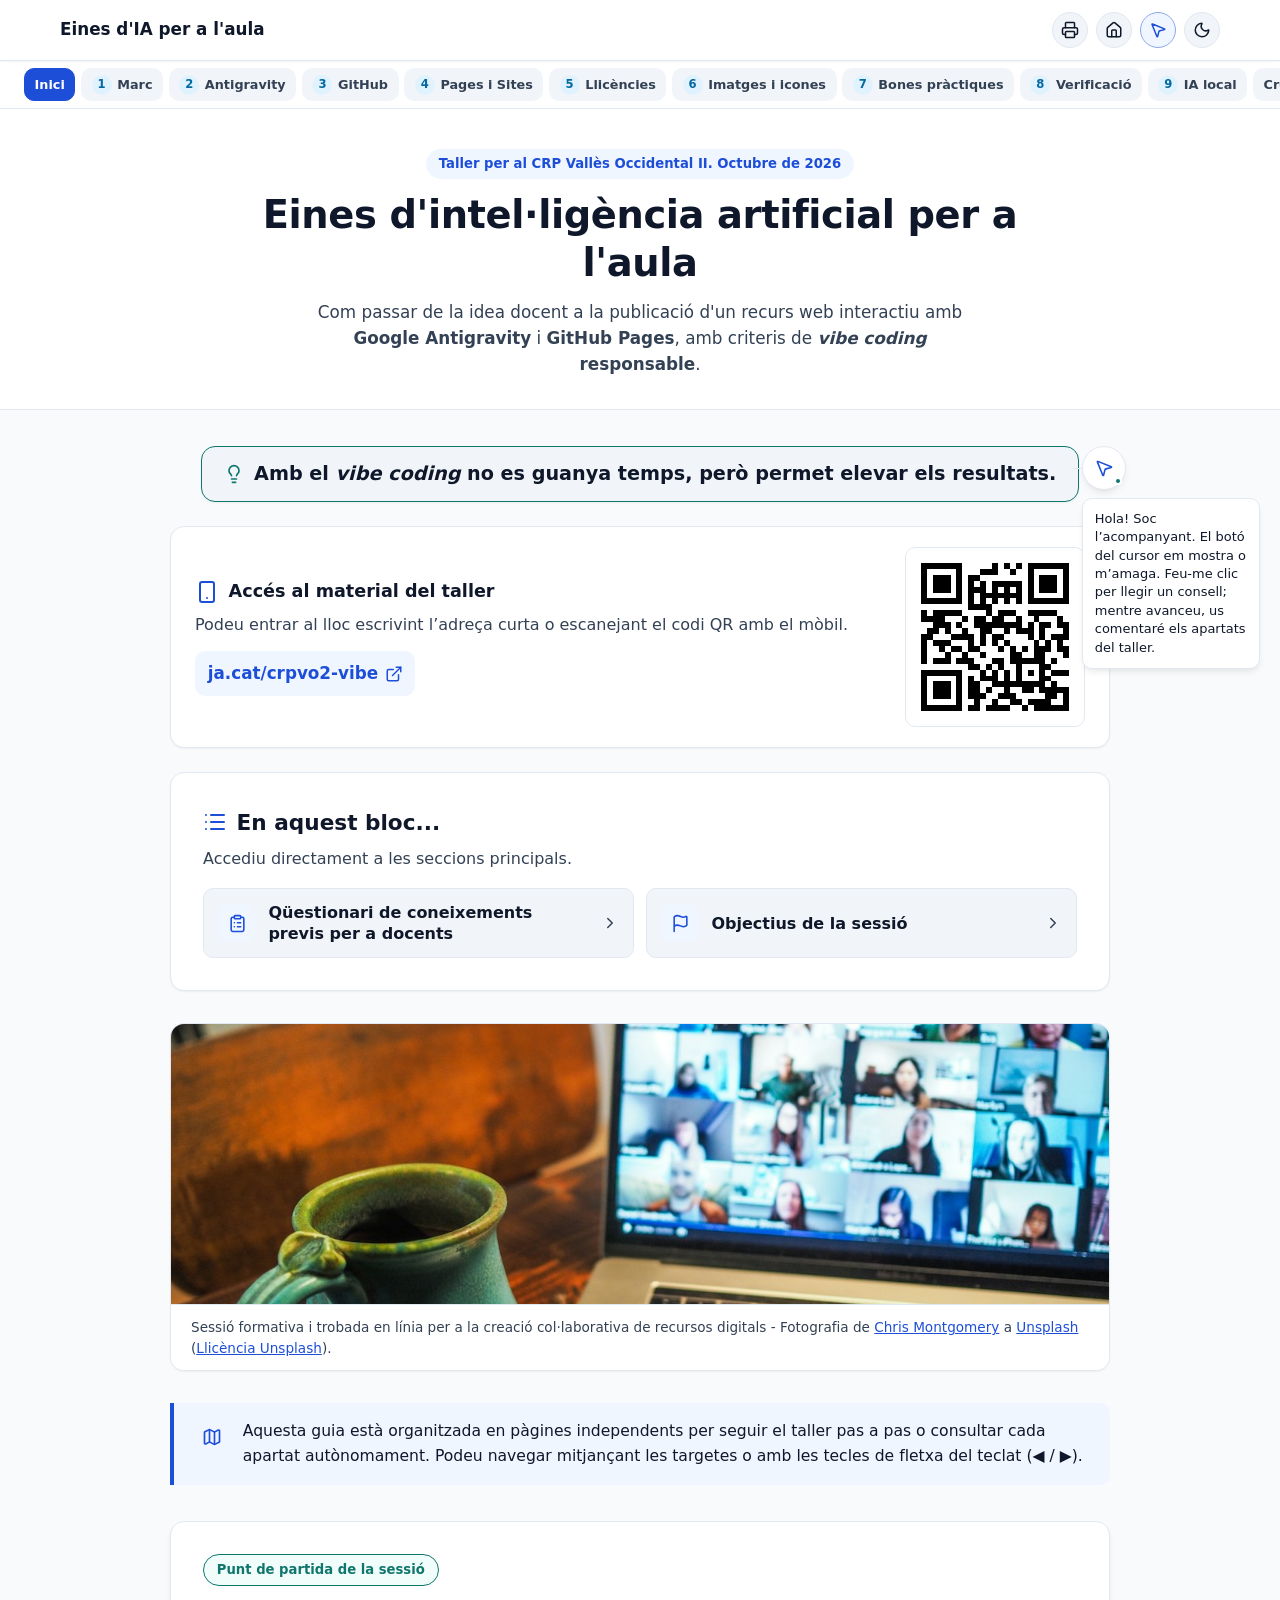
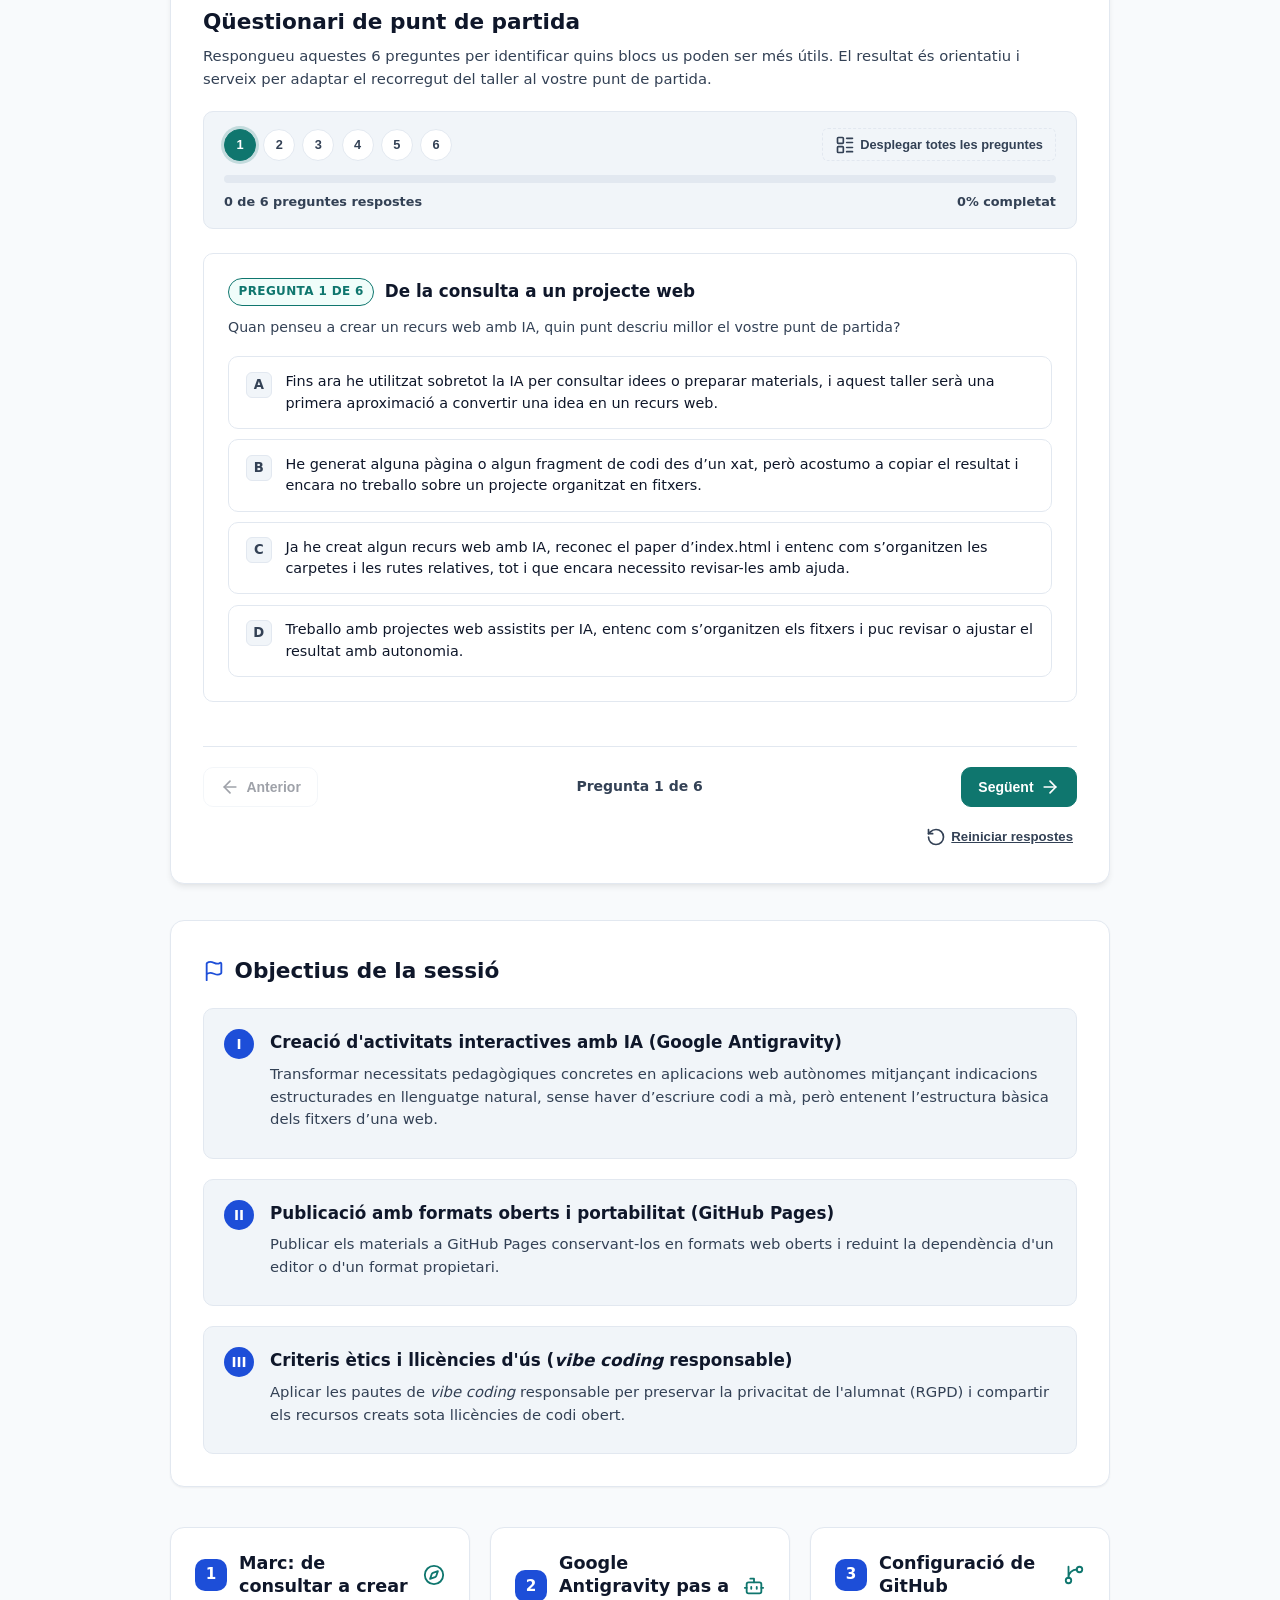
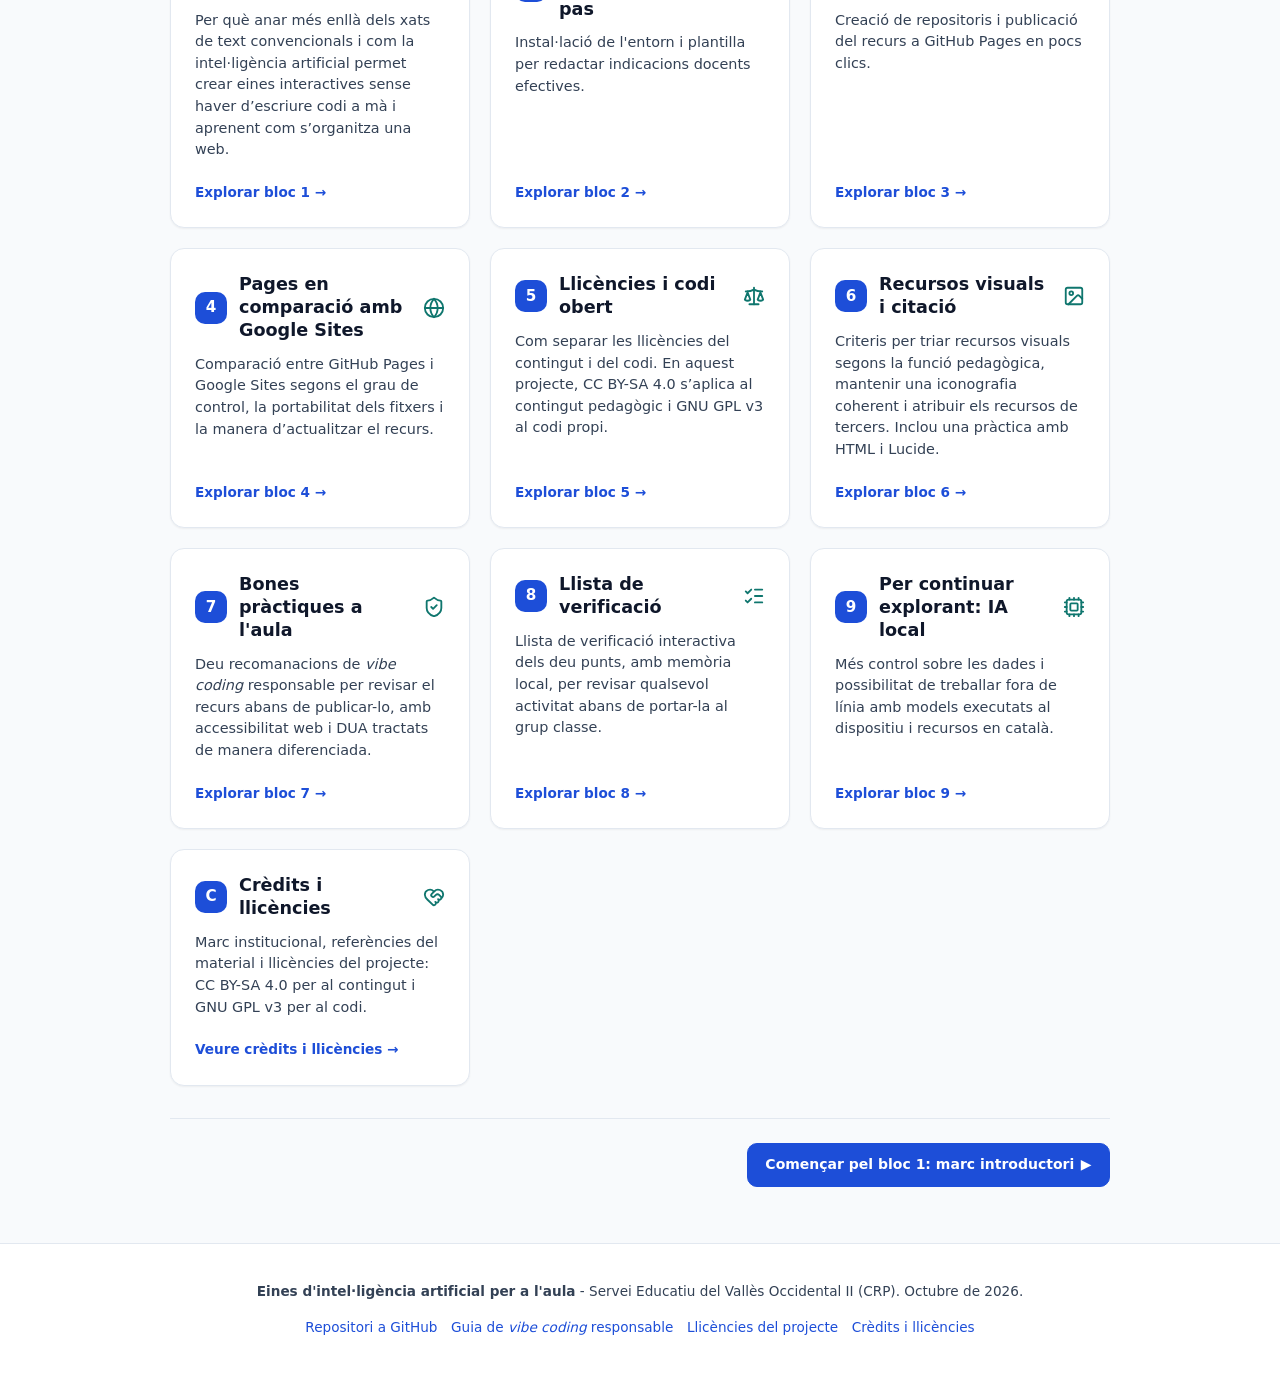
<file: index.html>
<!DOCTYPE html><html lang="ca"><head>
  <meta charset="UTF-8">
  <meta name="viewport" content="width=device-width, initial-scale=1.0">
  <title>Eines d'intel·ligència artificial per a l'aula | Inici</title>
  <meta name="description" content="Taller i guia pràctica per a docents sobre Google Antigravity, GitHub Pages, llicències i vibe coding responsable.">

  <!-- Metadades Open Graph / Xarxes socials (Link Preview) -->
  <meta property="og:type" content="website">
  <meta property="og:url" content="https://miquelangelfuentes.github.io/eines-ia-aula/">
  <meta property="og:title" content="Eines d'intel·ligència artificial per a l'aula">
  <meta property="og:description" content="Guia pràctica per a docents sobre Google Antigravity, GitHub Pages, llicències i vibe coding responsable.">
  <meta property="og:image" content="https://miquelangelfuentes.github.io/eines-ia-aula/assets/images/unsplash/inici-taller.jpg">
  <meta property="og:image:width" content="1200">
  <meta property="og:image:height" content="630">
  <meta property="og:image:alt" content="Sessió formativa en línia sobre eines d'IA per a l'aula">

  <!-- Metadades Twitter Card -->
  <meta name="twitter:card" content="summary_large_image">
  <meta name="twitter:title" content="Eines d'intel·ligència artificial per a l'aula">
  <meta name="twitter:description" content="Guia pràctica per a docents sobre Google Antigravity, GitHub Pages, llicències i vibe coding responsable.">
  <meta name="twitter:image" content="https://miquelangelfuentes.github.io/eines-ia-aula/assets/images/unsplash/inici-taller.jpg">

  <link rel="stylesheet" href="styles.css?v=9">
  <link rel="icon" type="image/svg+xml" href="favicon.svg">
  <link rel="alternate icon" type="image/png" href="favicon.png">
  <link rel="apple-touch-icon" href="favicon.png">
  <link rel="next" href="bloc1-marc.html">
</head>
<body>
  <a href="#contingut-principal" class="skip-link">Salta directament al contingut</a><noscript>&lt;div class="noscript-notice"&gt;&lt;strong&gt;JavaScript està desactivat.&lt;/strong&gt; Podeu llegir el contingut del material, però algunes funcions interactives, com el qüestionari, el generador d’indicacions o la llista de verificació, no estaran disponibles.&lt;/div&gt;</noscript>

  <!-- Barra superior -->
  <header class="top-bar">
    <div class="top-bar-container">
      <a href="index.html" class="brand-section">
        <div class="brand-title">Eines d'IA per a l'aula</div>
      </a>

      <div class="controls-group">
        <div class="print-menu-container">
          <button id="btn-print-menu" class="btn-icon" type="button" aria-label="Opcions d'impressió" title="Imprimir" aria-haspopup="true" aria-expanded="false">
            <i data-lucide="printer"></i>
          </button>
          <div id="print-dropdown" class="print-dropdown" role="menu">
            <button type="button" class="print-dropdown-item" id="btn-print-page" role="menuitem">
              <i data-lucide="file-text" style="width:16px;height:16px;"></i>
              <span>Imprimir aquesta pàgina</span>
            </button>
            <a href="imprimir-tot.html?print=1" class="print-dropdown-item" id="btn-print-all" role="menuitem">
              <i data-lucide="book-open" style="width:16px;height:16px;"></i>
              <span>Imprimir tota la presentació</span>
            </a>
          </div>
        </div>
        <a href="index.html" class="btn-icon" title="Pàgina d'inici" aria-label="Pàgina d'inici">
          <i data-lucide="home"></i>
        </a>
        <button id="btn-toggle-theme" class="btn-icon" type="button" aria-label="Canviar tema" title="Canviar tema">
          <span id="theme-icon"><i data-lucide="moon"></i></span>
        </button>
      </div>
    </div>
  </header>

  <!-- Navegació de blocs -->
  <nav class="blocks-nav-bar" aria-label="Índex de blocs">
    <ul class="blocks-nav-list">
      <li><a href="index.html" class="block-nav-link active">Inici</a></li>
      <li><a href="bloc1-marc.html" class="block-nav-link"><span class="nav-num-pill">1</span> Marc</a></li>
      <li><a href="bloc2-antigravity.html" class="block-nav-link"><span class="nav-num-pill">2</span> Antigravity</a></li>
      <li><a href="bloc3-github.html" class="block-nav-link"><span class="nav-num-pill">3</span> GitHub</a></li>
      <li><a href="bloc4-pages-sites.html" class="block-nav-link"><span class="nav-num-pill">4</span> Pages i Sites</a></li>
      <li><a href="bloc5-llicencies.html" class="block-nav-link"><span class="nav-num-pill">5</span> Llicències</a></li>
      <li><a href="bloc6-recursos-visuals.html" class="block-nav-link"><span class="nav-num-pill">6</span> Imatges i icones</a></li>
      <li><a href="bloc7-bones-practiques.html" class="block-nav-link"><span class="nav-num-pill">7</span> Bones pràctiques</a></li>
      <li><a href="bloc8-verificacio.html" class="block-nav-link"><span class="nav-num-pill">8</span> Verificació</a></li>
      <li><a href="bloc9-per-continuar-explorant.html" class="block-nav-link"><span class="nav-num-pill">9</span> IA local</a></li>
      <li><a href="credits.html" class="block-nav-link">Crèdits</a></li>
    </ul>
  </nav>

  <!-- Capçalera d'inici -->
  <section class="page-hero">
    <div class="page-hero-inner">
      <span class="page-category-tag">Taller per al CRP Vallès Occidental II. Octubre, 2026</span>
      <h1>Eines d'intel·ligència artificial per a l'aula</h1>
      <p class="page-hero-subtitle">
        Com passar de la idea docent a la publicació d'un recurs web interactiu amb <strong>Google Antigravity</strong> i <strong>GitHub Pages</strong>, amb criteris de <strong><em>vibe coding</em> responsable</strong>.
      </p>
    </div>
  </section>

  <!-- Contingut principal: índex de targetes de blocs -->
  <main id="contingut-principal" class="main-content">

    <div class="hero-impact-headline">
      <i data-lucide="lightbulb" class="lucide" style="width:20px;height:20px;color:var(--accent-secondary);flex-shrink:0;"></i>
      <span>Amb el <em>vibe coding</em> no es guanya temps, però permet elevar els resultats.</span>
    </div>

    <style>
      .workshop-access-card {
        display: grid;
        grid-template-columns: minmax(0, 1fr) 180px;
        gap: 1.5rem;
        align-items: center;
        margin: 0 0 1.5rem;
        padding: 1.25rem 1.5rem;
        background: var(--bg-surface);
        border: 1px solid var(--border-color);
        border-radius: var(--radius-lg);
        box-shadow: var(--shadow-sm);
      }
      .workshop-access-card h2 {
        margin: 0 0 0.4rem;
        font-size: 1.1rem;
      }
      .workshop-access-card p {
        margin: 0 0 0.85rem;
        color: var(--text-muted);
        line-height: 1.55;
      }
      .workshop-short-url {
        display: inline-flex;
        align-items: center;
        gap: 0.4rem;
        padding: 0.55rem 0.8rem;
        border-radius: var(--radius-md);
        background: var(--accent-light);
        color: var(--accent-primary);
        font-size: 1.05rem;
        font-weight: 800;
        text-decoration: none;
      }
      .workshop-short-url:hover {
        text-decoration: underline;
      }
      .workshop-qr-link {
        justify-self: center;
        display: block;
        padding: 0.55rem;
        background: #fff;
        border: 1px solid var(--border-color);
        border-radius: var(--radius-md);
      }
      .workshop-qr-link img {
        display: block;
        width: 160px;
        height: 160px;
      }
      @media (max-width: 600px) {
        .workshop-access-card {
          grid-template-columns: 1fr;
          text-align: center;
          padding: 1.1rem;
        }
        .workshop-short-url {
          justify-content: center;
        }
      }
    </style>

    <section class="workshop-access-card" aria-labelledby="workshop-access-title">
      <div>
        <h2 id="workshop-access-title">Accés al material del taller</h2>
        <p>Podeu entrar al lloc escrivint l’adreça curta o escanejant el codi QR amb el mòbil.</p>
        <a class="workshop-short-url" href="https://ja.cat/crpvo2-vibe" target="_blank" rel="noopener">
          <span>ja.cat/crpvo2-vibe</span>
          <i data-lucide="external-link" aria-hidden="true" style="width:18px;height:18px;"></i>
        </a>
      </div>
      <a class="workshop-qr-link" href="https://ja.cat/crpvo2-vibe" target="_blank" rel="noopener" aria-label="Obrir ja.cat/crpvo2-vibe">
        <img src="assets/images/qr-crpvo2-vibe.svg" width="160" height="160" alt="Codi QR per accedir a ja.cat/crpvo2-vibe">
      </a>
    </section>

    <figure class="hero-image-banner">
      <img src="assets/images/unsplash/inici-taller.jpg" width="1200" height="630" alt="Sessió formativa en línia i videoconferència amb docents connectats a distància" fetchpriority="high">
      <figcaption>Sessió formativa i trobada en línia per a la creació col·laborativa de recursos digitals — Fotografia de <a href="https://unsplash.com/@cwmonty" target="_blank" rel="noopener">Chris Montgomery</a> a <a href="https://unsplash.com/photos/smgTvepind4" target="_blank" rel="noopener">Unsplash</a> (<a href="https://unsplash.com/license" target="_blank" rel="noopener">Llicència Unsplash</a>).</figcaption>
    </figure>

    <div class="pedagogical-highlight">
      Aquesta guia està organitzada en pàgines independents per seguir el taller pas a pas o consultar cada apartat autònomament. Podeu navegar mitjançant les targetes o amb les tecles de fletxa del teclat (◀ / ▶).
    </div>

    <!-- Qüestionari inicial de coneixements previs per a docents -->
    <section class="diagnostic-quiz-box" id="diagnostic-quiz-section">
      <div class="quiz-header-row">
        <div class="quiz-header-content">
          <span class="page-category-tag" style="background: var(--accent-secondary-light); color: var(--accent-secondary); border: 1px solid var(--accent-secondary);">Punt de partida de la sessió</span>
          <h2>Qüestionari de coneixements previs per a docents</h2>
          <p>Respongueu aquestes 6 preguntes per situar el vostre punt de partida. El diagnòstic només es genera quan les heu contestat totes.</p>
        </div>
      </div>

      <div class="quiz-progress-wrapper">
        <div class="quiz-stepper-header">
          <div class="quiz-stepper-pills" id="quiz-stepper-pills"></div>
          <button type="button" id="btn-toggle-view" class="quiz-mode-toggle-btn">
            <i data-lucide="layout-list"></i> <span>Desplegar totes les preguntes</span>
          </button>
        </div>

        <div class="quiz-progress-track">
          <div id="quiz-progress-fill" class="quiz-progress-fill" style="width: 0%;"></div>
        </div>

        <div class="quiz-progress-meta">
          <span id="quiz-progress-text">0 de 6 preguntes respostes</span>
          <span id="quiz-progress-percent">0% completat</span>
        </div>
      </div>

      <form id="diagnostic-quiz-form" class="diagnostic-quiz-form">
        <!-- Pregunta 1 -->
        <div class="quiz-question-card active" data-q="1">
          <div class="quiz-question-header">
            <span class="quiz-q-num-pill">Pregunta 1 de 6</span>
            <h3 class="quiz-q-title">Creació de recursos web i ús de la intel·ligència artificial</h3>
          </div>
          <p class="quiz-q-context">Com descriuríeu la vostra experiència actual en la creació de materials digitals interactius amb eines d'IA (Google Antigravity, ChatGPT o Claude)?</p>
          <div class="quiz-options-list">
            <label class="quiz-option-card">
              <input type="radio" name="q1" value="A" class="quiz-radio-hidden">
              <span class="quiz-opt-badge">A</span>
              <span class="quiz-opt-text">No he utilitzat mai la IA per generar codi o pàgines web; només la conec com a xat de text per buscar idees o redactar documents.</span>
            </label>
            <label class="quiz-option-card">
              <input type="radio" name="q1" value="B" class="quiz-radio-hidden">
              <span class="quiz-opt-badge">B</span>
              <span class="quiz-opt-text">He vist alguns exemples o he demanat codi alguna vegada, però no sé com desar-lo en fitxers ni com fer-lo funcionar al meu ordinador.</span>
            </label>
            <label class="quiz-option-card">
              <input type="radio" name="q1" value="C" class="quiz-radio-hidden">
              <span class="quiz-opt-badge">C</span>
              <span class="quiz-opt-text">He provat de crear algun petit recurs HTML o formulari senzill amb codi copiat a mà, però em costa modificar-lo o detectar per què falla.</span>
            </label>
            <label class="quiz-option-card">
              <input type="radio" name="q1" value="D" class="quiz-radio-hidden">
              <span class="quiz-opt-badge">D</span>
              <span class="quiz-opt-text">Utilitzo habitualment entorns de desenvolupament o assistents per generar recursos interactius d'una sola pàgina i els adapto amb autonomia.</span>
            </label>
          </div>
        </div>

        <!-- Pregunta 2 -->
        <div class="quiz-question-card" data-q="2">
          <div class="quiz-question-header">
            <span class="quiz-q-num-pill">Pregunta 2 de 6</span>
            <h3 class="quiz-q-title">Google Antigravity i eines al dispositiu docent</h3>
          </div>
          <p class="quiz-q-context">Què sabeu sobre Google Antigravity i la instal·lació d'eines al vostre equip de treball (per exemple, el portàtil docent del PEDC)?</p>
          <div class="quiz-options-list">
            <label class="quiz-option-card">
              <input type="radio" name="q2" value="A" class="quiz-radio-hidden">
              <span class="quiz-opt-badge">A</span>
              <span class="quiz-opt-text">No he sentit a parlar mai d'Antigravity i no acostumo a instal·lar programari nou al meu ordinador.</span>
            </label>
            <label class="quiz-option-card">
              <input type="radio" name="q2" value="B" class="quiz-radio-hidden">
              <span class="quiz-opt-badge">B</span>
              <span class="quiz-opt-text">Sé que és una eina de desenvolupament assistit de Google, però em fa por instal·lar-la per si calen permisos d'administració que no tinc.</span>
            </label>
            <label class="quiz-option-card">
              <input type="radio" name="q2" value="C" class="quiz-radio-hidden">
              <span class="quiz-opt-badge">C</span>
              <span class="quiz-opt-text">Sé que s'instal·la a la carpeta d'usuari local (sense necessitat de ser administrador), però no l'he configurat mai amb una carpeta de treball (workspace).</span>
            </label>
            <label class="quiz-option-card">
              <input type="radio" name="q2" value="D" class="quiz-radio-hidden">
              <span class="quiz-opt-badge">D</span>
              <span class="quiz-opt-text">Conec bé el funcionament d'Antigravity i com treballa directament sobre carpetes locals.</span>
            </label>
          </div>
        </div>

        <!-- Pregunta 3 -->
        

        <!-- Pregunta 4 -->
        <div class="quiz-question-card" data-q="4">
          <div class="quiz-question-header">
            <span class="quiz-q-num-pill">Pregunta 3 de 6</span>
            <h3 class="quiz-q-title">GitHub com a repositori educatiu</h3>
          </div>
          <p class="quiz-q-context">Quina és la vostra relació amb GitHub i el concepte de repositori de codi?</p>
          <div class="quiz-options-list">
            <label class="quiz-option-card">
              <input type="radio" name="q4" value="A" class="quiz-radio-hidden">
              <span class="quiz-opt-badge">A</span>
              <span class="quiz-opt-text">No tinc compte a GitHub ni sé exactament quina utilitat pot tenir per a la meva tasca com a docent.</span>
            </label>
            <label class="quiz-option-card">
              <input type="radio" name="q4" value="B" class="quiz-radio-hidden">
              <span class="quiz-opt-badge">B</span>
              <span class="quiz-opt-text">Em sona que és una plataforma per a enginyers o desenvolupadors de programari, i em sembla una eina massa complexa per a l'aula.</span>
            </label>
            <label class="quiz-option-card">
              <input type="radio" name="q4" value="C" class="quiz-radio-hidden">
              <span class="quiz-opt-badge">C</span>
              <span class="quiz-opt-text">Tinc compte o he consultat repositoris d’altres persones, però no he creat i publicat mai un projecte propi.</span>
            </label>
            <label class="quiz-option-card">
              <input type="radio" name="q4" value="D" class="quiz-radio-hidden">
              <span class="quiz-opt-badge">D</span>
              <span class="quiz-opt-text">Tinc repositoris propis i sé gestionar fitxers tant des del web com amb l'aplicació GitHub Desktop.</span>
            </label>
          </div>
        </div>

        <!-- Pregunta 5 -->
        

        <!-- Pregunta 6 -->
        <div class="quiz-question-card" data-q="6">
          <div class="quiz-question-header">
            <span class="quiz-q-num-pill">Pregunta 4 de 6</span>
            <h3 class="quiz-q-title">Estructura web: el fitxer index.html i les rutes relatives</h3>
          </div>
          <p class="quiz-q-context">Quan organitzeu els fitxers d'un recurs web, teniu clars conceptes com el nom index.html i les rutes relatives?</p>
          <div class="quiz-options-list">
            <label class="quiz-option-card">
              <input type="radio" name="q6" value="A" class="quiz-radio-hidden">
              <span class="quiz-opt-badge">A</span>
              <span class="quiz-opt-text">Desconec completament com s'han d'anomenar els fitxers o per què un enllaç a una imatge pot fallar.</span>
            </label>
            <label class="quiz-option-card">
              <input type="radio" name="q6" value="B" class="quiz-radio-hidden">
              <span class="quiz-opt-badge">B</span>
              <span class="quiz-opt-text">Sé que hi ha un fitxer HTML, però sovint l'anomeno com l'activitat (per exemple verbs.html) i no entenc per què GitHub Pages no el troba d'entrada.</span>
            </label>
            <label class="quiz-option-card">
              <input type="radio" name="q6" value="C" class="quiz-radio-hidden">
              <span class="quiz-opt-badge">C</span>
              <span class="quiz-opt-text">Sé que el fitxer principal s'ha de dir index.html, però de vegades m'embolico amb les barres inicials (/estils.css) i els enllaços es trenquen.</span>
            </label>
            <label class="quiz-option-card">
              <input type="radio" name="q6" value="D" class="quiz-radio-hidden">
              <span class="quiz-opt-badge">D</span>
              <span class="quiz-opt-text">Domino les rutes relatives (com imatges/esquema.png) i sé per què cal evitar rutes absolutes locals.</span>
            </label>
          </div>
        </div>

        <!-- Pregunta 7 -->
        <div class="quiz-question-card" data-q="7">
          <div class="quiz-question-header">
            <span class="quiz-q-num-pill">Pregunta 5 de 6</span>
            <h3 class="quiz-q-title">Llicències de continguts (Creative Commons) i de codi (MIT)</h3>
          </div>
          <p class="quiz-q-context">Com gestioneu els drets d'autoria i les llicències quan publiqueu un recurs educatiu a la xarxa?</p>
          <div class="quiz-options-list">
            <label class="quiz-option-card">
              <input type="radio" name="q7" value="A" class="quiz-radio-hidden">
              <span class="quiz-opt-badge">A</span>
              <span class="quiz-opt-text">No hi poso cap llicència ni hi he pensat mai; creia que per ser docent ja podia compartir qualsevol cosa lliurement.</span>
            </label>
            <label class="quiz-option-card">
              <input type="radio" name="q7" value="B" class="quiz-radio-hidden">
              <span class="quiz-opt-badge">B</span>
              <span class="quiz-opt-text">Poso un text genèric de "Creative Commons" o "tots els drets reservats", però no sé quina modalitat és la més adient per compartir amb altres docents.</span>
            </label>
            <label class="quiz-option-card">
              <input type="radio" name="q7" value="C" class="quiz-radio-hidden">
              <span class="quiz-opt-badge">C</span>
              <span class="quiz-opt-text">Conec bé les llicències CC BY i CC BY-SA per al contingut educatiu, però desconec per què el codi informàtic necessita una llicència diferent (com la MIT).</span>
            </label>
            <label class="quiz-option-card">
              <input type="radio" name="q7" value="D" class="quiz-radio-hidden">
              <span class="quiz-opt-badge">D</span>
              <span class="quiz-opt-text">Aplico de forma diferenciada la llicència Creative Commons (CC BY-SA 4.0) per al material pedagògic i la llicència MIT per al codi font del projecte.</span>
            </label>
          </div>
        </div>

        <!-- Pregunta 8 -->
        

        <!-- Pregunta 9 -->
        

        <!-- Pregunta 10 -->
        <div class="quiz-question-card" data-q="10">
          <div class="quiz-question-header">
            <span class="quiz-q-num-pill">Pregunta 6 de 6</span>
            <h3 class="quiz-q-title">Protecció de dades i IA local</h3>
          </div>
          <p class="quiz-q-context">Quina experiència teniu amb la protecció de dades en recursos digitals i amb eines d’IA que poden executar-se al dispositiu?</p>
          <div class="quiz-options-list">
            <label class="quiz-option-card">
              <input type="radio" name="q10" value="A" class="quiz-radio-hidden">
              <span class="quiz-opt-badge">A</span>
              <span class="quiz-opt-text">No he tingut en compte el RGPD en crear activitats web digitals ni sé què és un model d'IA en local.</span>
            </label>
            <label class="quiz-option-card">
              <input type="radio" name="q10" value="B" class="quiz-radio-hidden">
              <span class="quiz-opt-badge">B</span>
              <span class="quiz-opt-text">M'amoïna la privacitat dels alumnes, però desconec com crear recursos que funcionin al navegador sense necessitat de demanar registre ni comptes.</span>
            </label>
            <label class="quiz-option-card">
              <input type="radio" name="q10" value="C" class="quiz-radio-hidden">
              <span class="quiz-opt-badge">C</span>
              <span class="quiz-opt-text">Asseguro que les meves activitats no demanin cap dada personal a l'alumnat, i he sentit a parlar de programes com Ollama o LM Studio però no els he provat.</span>
            </label>
            <label class="quiz-option-card">
              <input type="radio" name="q10" value="D" class="quiz-radio-hidden">
              <span class="quiz-opt-badge">D</span>
              <span class="quiz-opt-text">Dissenyo recursos que eviten recollir dades personals innecessàries i he provat eines o models d’IA que poden executar-se localment.</span>
            </label>
          </div>
        </div>

        <!-- Controls de navegació entre preguntes -->
        <div class="quiz-nav-footer">
          <button type="button" class="quiz-nav-btn" id="quiz-prev-btn">
            <i data-lucide="arrow-left"></i> Anterior
          </button>
          <span id="quiz-nav-status" style="font-weight: 700; font-size: 0.875rem; color: var(--text-muted);">Pregunta 1 de 6</span>
          <div style="display: flex; gap: 0.5rem;">
            <button type="button" class="quiz-nav-btn primary" id="quiz-next-btn">
              Següent <i data-lucide="arrow-right"></i>
            </button>
            <button type="button" class="quiz-nav-btn accent-cta" id="quiz-finish-btn" style="display: none;">
              <i data-lucide="clipboard-check"></i> Veure el diagnòstic
            </button>
          </div>
        </div>
      </form>

      <div class="quiz-actions-row">
        <button id="btn-reset-quiz" type="button" class="quiz-btn-link">
          <i data-lucide="rotate-ccw"></i> Reiniciar respostes
        </button>
      </div>

      <!-- Panell de recomanacions personalitzades (es mostra quan es demana o es respon) -->
      <div id="quiz-results-panel" class="quiz-results-panel" style="display: none;"></div>
    </section>

    <!-- Objectius de la sessió -->
    <section class="content-box" id="objectius-sessio" style="margin-bottom: 2.5rem;">
      <h2 style="margin-top: 0; margin-bottom: 1.25rem; display: flex; align-items: center; gap: 0.5rem;">
        <i data-lucide="flag" class="lucide" style="width: 22px; height: 22px; color: var(--accent-primary);"></i>
        Objectius de la sessió
      </h2>

      <div class="ordered-steps" style="margin: 0;">
        <div class="ordered-step-item">
          <div class="step-indicator">I</div>
          <div class="step-content">
            <h3>Creació d'activitats interactives amb IA (Google Antigravity)</h3>
            <p>
              Transformar necessitats pedagògiques concretes en aplicacions web autònomes mitjançant indicacions estructurades en llenguatge natural, sense haver d’escriure codi a mà, però entenent l’estructura bàsica dels fitxers d’una web.
            </p>
          </div>
        </div>

        <div class="ordered-step-item">
          <div class="step-indicator">II</div>
          <div class="step-content">
            <h3>Publicació lliure i sobirania digital (GitHub Pages)</h3>
            <p>
              Publicar els materials a GitHub Pages per disposar d'un canal propi de difusió i garantir la independència respecte de plataformes tancades o privatives.
            </p>
          </div>
        </div>

        <div class="ordered-step-item">
          <div class="step-indicator">III</div>
          <div class="step-content">
            <h3>Criteris ètics i llicències d'ús (<em>vibe coding</em> responsable)</h3>
            <p>
              Aplicar les pautes de <em>vibe coding</em> responsable per preservar la privacitat de l'alumnat (RGPD) i compartir els recursos creats sota llicències de codi obert.
            </p>
          </div>
        </div>
      </div>
    </section>

    <div class="home-blocks-grid">
      <!-- Bloc 1 -->
      <a href="bloc1-marc.html" class="home-block-card">
        <div>
          <div class="home-card-header">
            <div class="home-card-num">1</div>
            <div class="home-card-title">Marc: de consultar a crear</div>
            <div class="home-card-icon"><i data-lucide="compass"></i></div>
          </div>
          <p class="home-card-desc">
            Per què anar més enllà dels xats de text convencionals i com la intel·ligència artificial permet crear eines interactives sense haver d’escriure codi a mà i aprenent com s’organitza una web.
          </p>
        </div>
        <div class="home-card-action">Explorar bloc 1 →</div>
      </a>

      <!-- Bloc 2 -->
      <a href="bloc2-antigravity.html" class="home-block-card">
        <div>
          <div class="home-card-header">
            <div class="home-card-num">2</div>
            <div class="home-card-title">Google Antigravity pas a pas</div>
            <div class="home-card-icon"><i data-lucide="bot"></i></div>
          </div>
          <p class="home-card-desc">
            Instal·lació de l'entorn i plantilla per redactar indicacions docents efectives.
          </p>
        </div>
        <div class="home-card-action">Explorar bloc 2 →</div>
      </a>

      <!-- Bloc 3 -->
      <a href="bloc3-github.html" class="home-block-card">
        <div>
          <div class="home-card-header">
            <div class="home-card-num">3</div>
            <div class="home-card-title">Configuració de GitHub</div>
            <div class="home-card-icon"><i data-lucide="git-branch"></i></div>
          </div>
          <p class="home-card-desc">
            Creació de repositoris i publicació del recurs a GitHub Pages en pocs clics.
          </p>
        </div>
        <div class="home-card-action">Explorar bloc 3 →</div>
      </a>

      <!-- Bloc 4 -->
      <a href="bloc4-pages-sites.html" class="home-block-card">
        <div>
          <div class="home-card-header">
            <div class="home-card-num">4</div>
            <div class="home-card-title">Pages en comparació amb Google Sites</div>
            <div class="home-card-icon"><i data-lucide="globe"></i></div>
          </div>
          <p class="home-card-desc">
            Comparativa sobre independència tecnològica i sobirania dels materials escolars.
          </p>
        </div>
        <div class="home-card-action">Explorar bloc 4 →</div>
      </a>

      <!-- Bloc 5 -->
      <a href="bloc5-llicencies.html" class="home-block-card">
        <div>
          <div class="home-card-header">
            <div class="home-card-num">5</div>
            <div class="home-card-title">Llicències i codi obert</div>
            <div class="home-card-icon"><i data-lucide="scale"></i></div>
          </div>
          <p class="home-card-desc">
            Per què no s'ha d'aplicar Creative Commons al codi de programari i com aplicar la fórmula híbrida (CC BY-SA per al contingut i MIT per al codi).
          </p>
        </div>
        <div class="home-card-action">Explorar bloc 5 →</div>
      </a>

      <!-- Bloc 6 -->
      <a href="bloc6-recursos-visuals.html" class="home-block-card">
        <div>
          <div class="home-card-header">
            <div class="home-card-num">6</div>
            <div class="home-card-title">Recursos visuals i citació</div>
            <div class="home-card-icon"><i data-lucide="image"></i></div>
          </div>
          <p class="home-card-desc">
            Criteris per prioritzar imatges d'autoria humana i aplicar la citació de fonts a peu de foto.
          </p>
        </div>
        <div class="home-card-action">Explorar bloc 6 →</div>
      </a>

      <!-- Bloc 7 -->
      <a href="bloc7-bones-practiques.html" class="home-block-card">
        <div>
          <div class="home-card-header">
            <div class="home-card-num">7</div>
            <div class="home-card-title">Bones pràctiques a l'aula</div>
            <div class="home-card-icon"><i data-lucide="shield-check"></i></div>
          </div>
          <p class="home-card-desc">
            Les deu recomanacions de <em>vibe coding</em> responsable de Juan José de Haro aplicades directament a la protecció de l'alumnat i l'accessibilitat.
          </p>
        </div>
        <div class="home-card-action">Explorar bloc 7 →</div>
      </a>

      <!-- Bloc 8 -->
      <a href="bloc8-verificacio.html" class="home-block-card">
        <div>
          <div class="home-card-header">
            <div class="home-card-num">8</div>
            <div class="home-card-title">Llista de verificació</div>
            <div class="home-card-icon"><i data-lucide="list-checks"></i></div>
          </div>
          <p class="home-card-desc">
            Checklist interactiva dels deu punts amb memòria local per revisar qualsevol activitat abans de portar-la al grup classe.
          </p>
        </div>
        <div class="home-card-action">Explorar bloc 8 →</div>
      </a>

      <!-- Bloc 9 -->
      <a href="bloc9-per-continuar-explorant.html" class="home-block-card">
        <div>
          <div class="home-card-header">
            <div class="home-card-num">9</div>
            <div class="home-card-title">Per continuar explorant: IA local</div>
            <div class="home-card-icon"><i data-lucide="cpu"></i></div>
          </div>
          <p class="home-card-desc">
            Privadesa absoluta i funcionament fora de línia amb eines en català de Softcatalà i Rebost.ai.
          </p>
        </div>
        <div class="home-card-action">Explorar bloc 9 →</div>
      </a>
    
      <!-- Crèdits i llicències -->
      <a href="credits.html" class="home-block-card">
        <div>
          <div class="home-card-header">
            <div class="home-card-num">C</div>
            <div class="home-card-title">Crèdits i llicències</div>
            <div class="home-card-icon"><i data-lucide="heart-handshake"></i></div>
          </div>
          <p class="home-card-desc">
            Marc institucional del Servei Educatiu, referències pedagògiques i llicències d'ús (CC BY-SA 4.0).
          </p>
        </div>
        <div class="home-card-action">Veure crèdits i llicències →</div>
      </a>
    </div>

    <!-- Paginació inferior -->
    <div class="page-pagination" style="justify-content: flex-end;">
      <a href="bloc1-marc.html" class="btn-pagination primary" data-nav="next">
        <span>Començar pel bloc 1: marc introductori</span> ▶
      </a>
    </div>

  </main>

  <!-- Peu de pàgina -->
  <footer class="footer">
    <div class="footer-inner">
      <p>
        <strong>Eines d'intel·ligència artificial per a l'aula</strong> — Servei Educatiu del Vallès Occidental II (CRP). Octubre, 2026.
      </p>
      <div class="footer-links">
        <a href="https://github.com/miquelangelfuentes/eines-ia-aula" target="_blank" rel="noopener">Repositori a GitHub</a>
        <a href="https://vibe-coding-educativo.github.io/vibe-responsable/ca/guia.html" target="_blank" rel="noopener">Guia de <em>vibe coding</em> responsable</a>
        <a href="https://creativecommons.org/licenses/by-sa/4.0/deed.ca" target="_blank" rel="noopener">Llicència CC BY-SA 4.0</a>
        <a href="credits.html">Crèdits i llicències</a>
      </div>
    </div>
  </footer>

  <script src="assets/vendor/lucide/lucide.min.js"></script>
  <script src="app.js?v=10"></script>


</body></html>
</file>
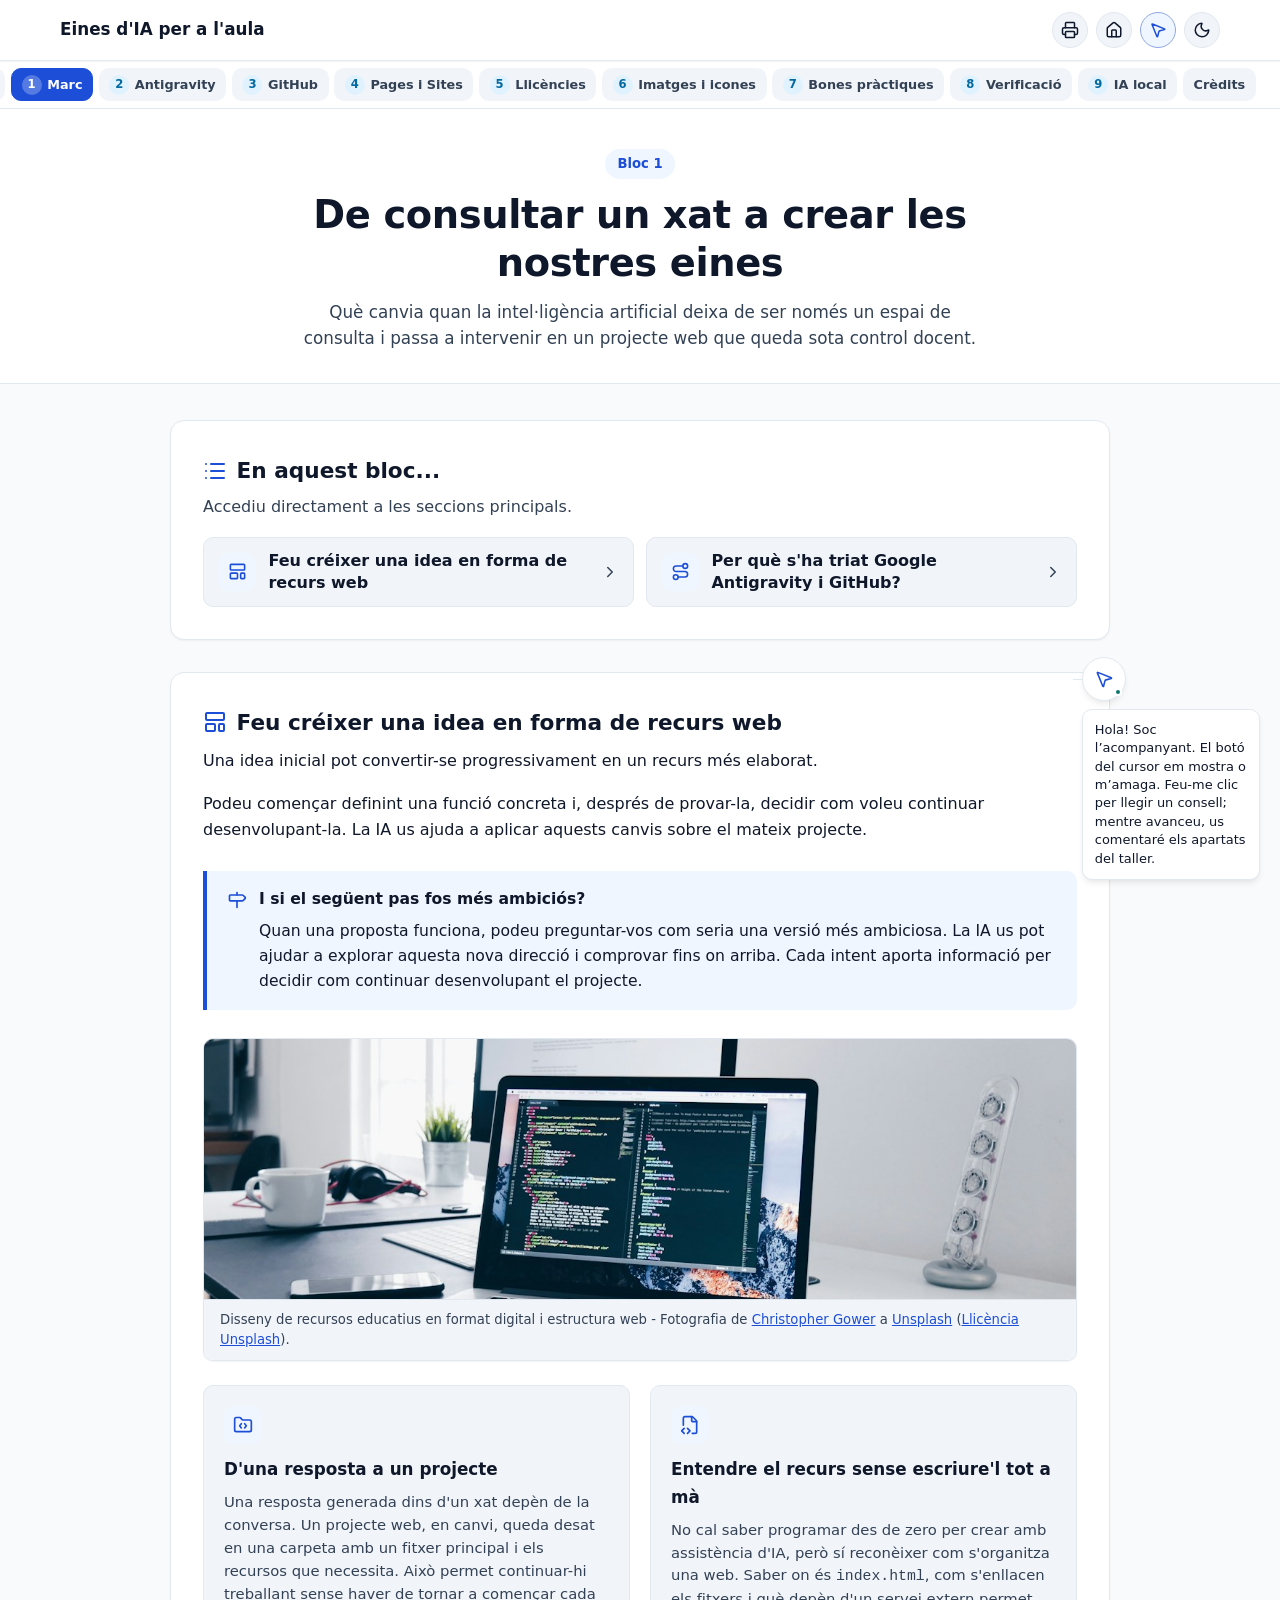
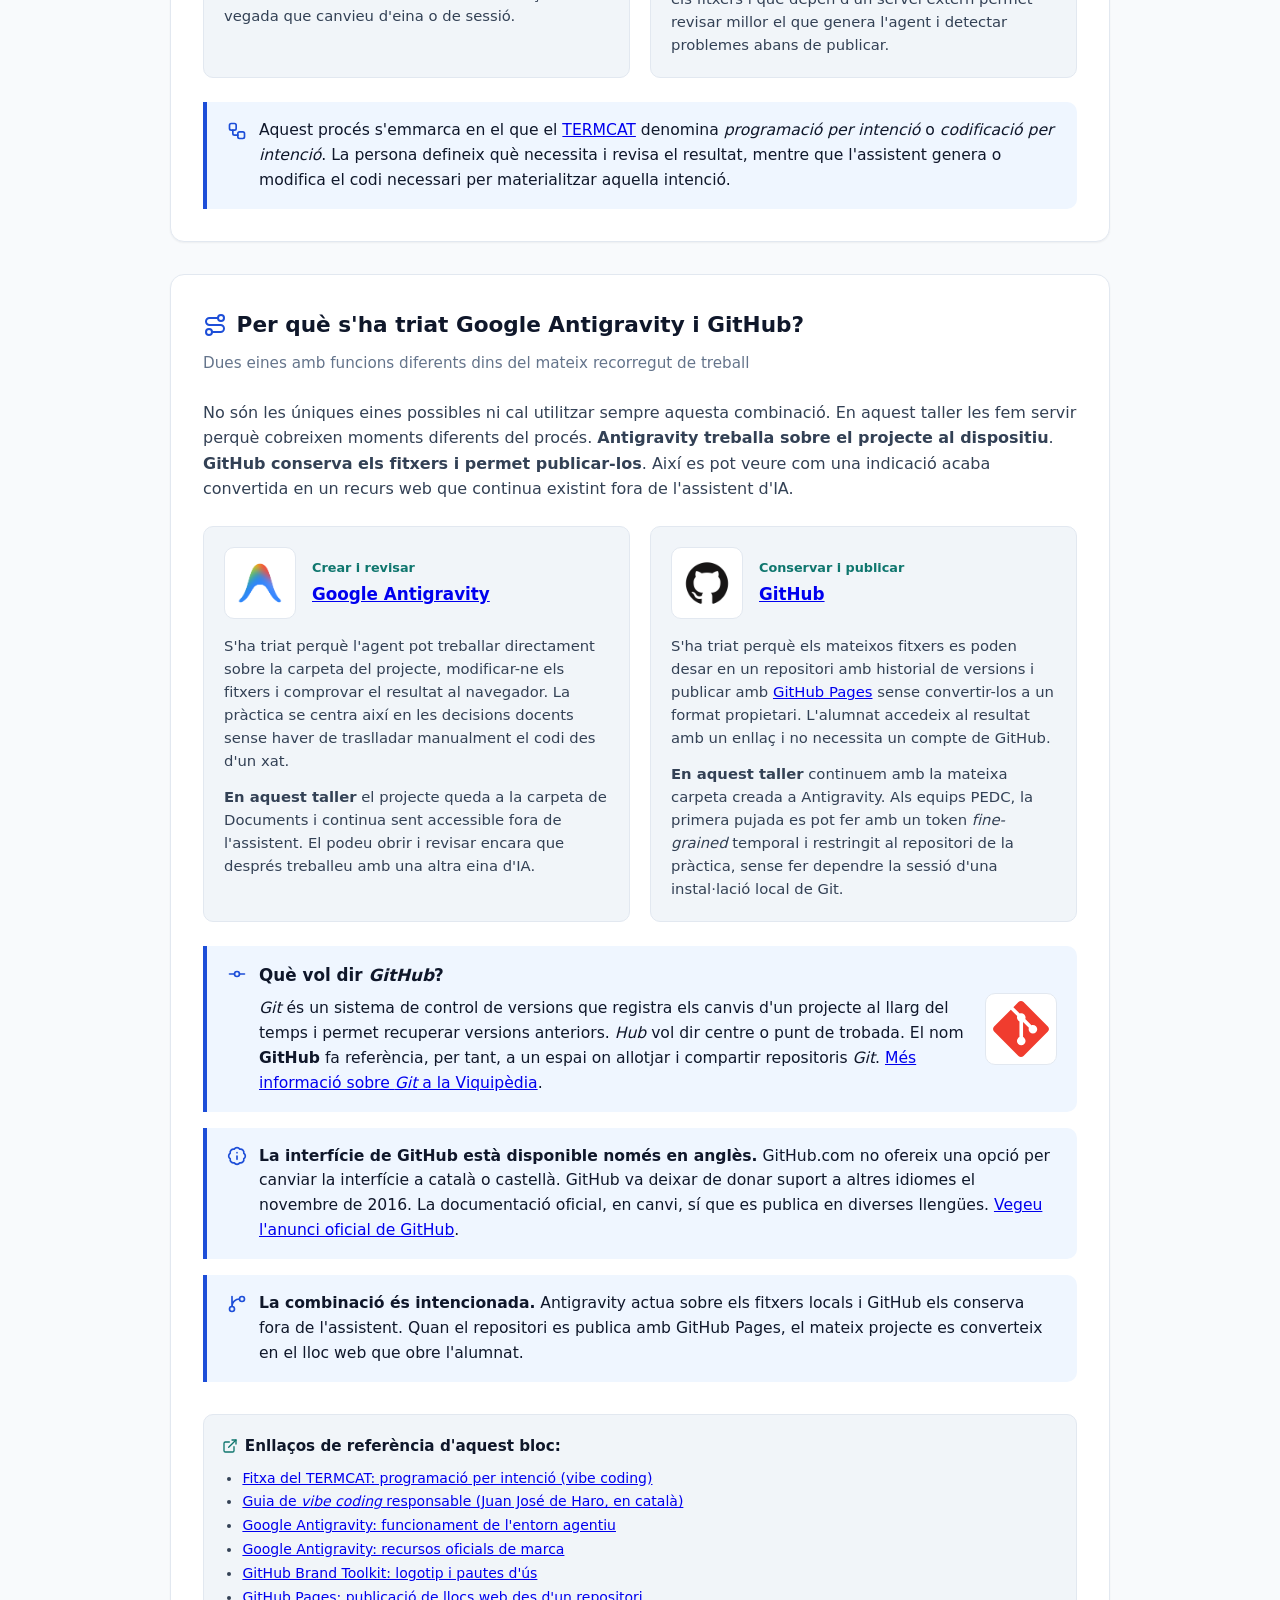
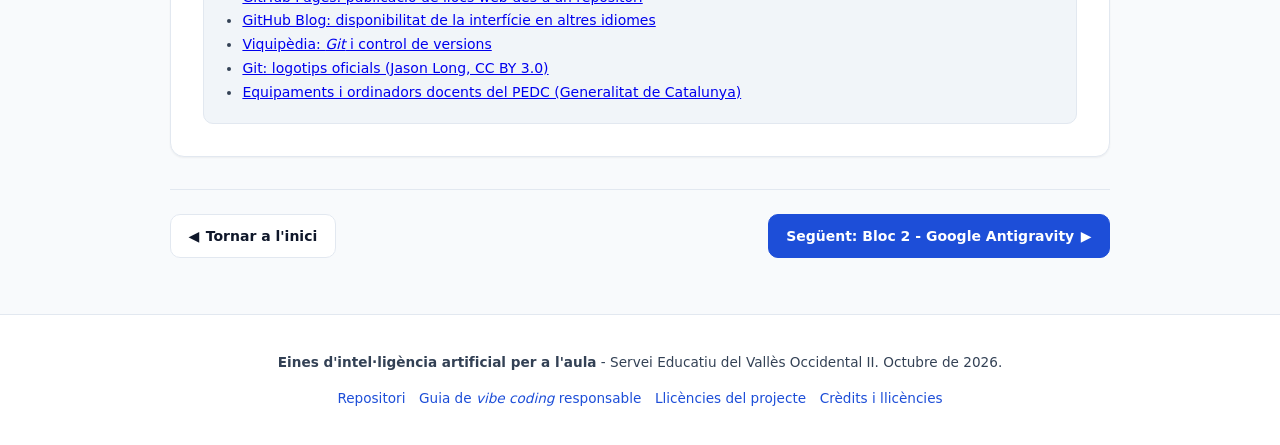
<file: bloc1-marc.html>
<!DOCTYPE html><html lang="ca"><head>
  <meta charset="UTF-8">
  <meta name="viewport" content="width=device-width, initial-scale=1.0">
  <title>Bloc 1: marc introductori | Eines d'IA per a l'aula</title>
  <meta name="description" content="Marc conceptual per passar d'una resposta generada amb IA a un projecte web educatiu que continua sota control docent.">

  <!-- Metadades Open Graph / Xarxes socials (Link Preview) -->
  <meta property="og:type" content="article">
  <meta property="og:url" content="https://miquelangelfuentes.github.io/eines-ia-aula/bloc1-marc.html">
  <meta property="og:title" content="Bloc 1: marc introductori | Eines d'IA per a l'aula">
  <meta property="og:description" content="De la resposta generada amb IA a un projecte web educatiu sota control docent.">
  <meta property="og:image" content="https://miquelangelfuentes.github.io/eines-ia-aula/assets/images/unsplash/bloc1-marc.jpg">
  <meta property="og:image:width" content="1200">
  <meta property="og:image:height" content="630">

  <!-- Metadades Twitter Card -->
  <meta name="twitter:card" content="summary_large_image">
  <meta name="twitter:title" content="Bloc 1: marc introductori | Eines d'IA per a l'aula">
  <meta name="twitter:description" content="De la resposta generada amb IA a un projecte web educatiu sota control docent.">
  <meta name="twitter:image" content="https://miquelangelfuentes.github.io/eines-ia-aula/assets/images/unsplash/bloc1-marc.jpg">

  <link rel="stylesheet" href="styles.css?v=9">
  <link rel="icon" type="image/svg+xml" href="favicon.svg">
  <link rel="alternate icon" type="image/png" href="favicon.png">
  <link rel="apple-touch-icon" href="favicon.png">
  <link rel="prev" href="index.html">
  <link rel="next" href="bloc2-antigravity.html">
</head>
<body>
  <a href="#contingut-principal" class="skip-link">Salta directament al contingut</a><noscript>&lt;div class="noscript-notice"&gt;&lt;strong&gt;JavaScript està desactivat.&lt;/strong&gt; Podeu llegir el contingut del material, però algunes funcions interactives, com el qüestionari, el generador d’indicacions o la llista de verificació, no estaran disponibles.&lt;/div&gt;</noscript>

  <!-- Barra superior -->
  <header class="top-bar">
    <div class="top-bar-container">
      <a href="index.html" class="brand-section">
        <div class="brand-title">Eines d'IA per a l'aula</div>
      </a>

      <div class="controls-group">
        <div class="print-menu-container">
          <button id="btn-print-menu" class="btn-icon" type="button" aria-label="Opcions d'impressió" title="Imprimir" aria-haspopup="true" aria-expanded="false">
            <i data-lucide="printer"></i>
          </button>
          <div id="print-dropdown" class="print-dropdown" role="menu">
            <button type="button" class="print-dropdown-item" id="btn-print-page" role="menuitem">
              <i data-lucide="file-text" style="width:16px;height:16px;"></i>
              <span>Imprimir aquesta pàgina</span>
            </button>
            <a href="imprimir-tot.html?print=1" class="print-dropdown-item" id="btn-print-all" role="menuitem">
              <i data-lucide="book-open" style="width:16px;height:16px;"></i>
              <span>Imprimir tota la presentació</span>
            </a>
          </div>
        </div>
        <a href="index.html" class="btn-icon" title="Tornar a l'inici" aria-label="Tornar a l'inici">
          <i data-lucide="home"></i>
        </a>
        <button id="btn-toggle-theme" class="btn-icon" type="button" aria-label="Canviar tema" title="Canviar tema">
          <span id="theme-icon"><i data-lucide="moon"></i></span>
        </button>
      </div>
    </div>
  </header>

  <!-- Navegació de blocs -->
  <nav class="blocks-nav-bar" aria-label="Índex de blocs">
    <ul class="blocks-nav-list">
      <li><a href="index.html" class="block-nav-link">Inici</a></li>
      <li><a href="bloc1-marc.html" class="block-nav-link active"><span class="nav-num-pill">1</span> Marc</a></li>
      <li><a href="bloc2-antigravity.html" class="block-nav-link"><span class="nav-num-pill">2</span> Antigravity</a></li>
      <li><a href="bloc3-github.html" class="block-nav-link"><span class="nav-num-pill">3</span> GitHub</a></li>
      <li><a href="bloc4-pages-sites.html" class="block-nav-link"><span class="nav-num-pill">4</span> Pages i Sites</a></li>
      <li><a href="bloc5-llicencies.html" class="block-nav-link"><span class="nav-num-pill">5</span> Llicències</a></li>
      <li><a href="bloc6-recursos-visuals.html" class="block-nav-link"><span class="nav-num-pill">6</span> Imatges i icones</a></li>
      <li><a href="bloc7-bones-practiques.html" class="block-nav-link"><span class="nav-num-pill">7</span> Bones pràctiques</a></li>
      <li><a href="bloc8-verificacio.html" class="block-nav-link"><span class="nav-num-pill">8</span> Verificació</a></li>
      <li><a href="bloc9-per-continuar-explorant.html" class="block-nav-link"><span class="nav-num-pill">9</span> IA local</a></li>
      <li><a href="credits.html" class="block-nav-link">Crèdits</a></li>
    </ul>
  </nav>

  <!-- Capçalera del bloc -->
  <section class="page-hero">
    <div class="page-hero-inner">
      <span class="page-category-tag">Bloc 1</span>
      <h1>De consultar un xat a crear les nostres eines</h1>
      <p class="page-hero-subtitle">
        Què canvia quan la intel·ligència artificial deixa de ser només un espai de consulta i passa a intervenir en un projecte web que queda sota control docent.
      </p>
    </div>
  </section>

  <!-- Contingut del bloc 1 -->
  <main id="contingut-principal" class="main-content">
    <div class="content-box">
      <h2 style="display:flex; align-items:center; gap:.6rem;">
        <i data-lucide="layout-template" aria-hidden="true" style="width:24px;height:24px;color:var(--accent-primary);flex:0 0 24px;"></i>
        <span>Feu créixer una idea en forma de recurs web</span>
      </h2>

      <p>
        Una idea inicial pot convertir-se progressivament en un recurs més elaborat.
      </p>

      <p style="margin-top:1rem; margin-bottom:1.75rem;">
        Podeu començar definint una funció concreta i, després de provar-la, decidir com voleu continuar desenvolupant-la. La IA us ajuda a aplicar aquests canvis sobre el mateix projecte.
      </p>

      <div class="pedagogical-highlight" style="margin-bottom:1.75rem; display:flex; align-items:flex-start; gap:.75rem;">
        <i data-lucide="milestone" aria-hidden="true" style="width:20px;height:20px;color:var(--accent-primary);flex:0 0 20px;margin-top:.15rem;"></i>
        <div>
          <strong>I si el següent pas fos més ambiciós?</strong>
          <p style="margin:.4rem 0 0;">Quan una proposta funciona, podeu preguntar-vos com seria una versió més ambiciosa. La IA us pot ajudar a explorar aquesta nova direcció i comprovar fins on arriba. Cada intent aporta informació per decidir com continuar desenvolupant el projecte.</p>
        </div>
      </div>

      <figure class="inline-support-figure">
        <img src="assets/images/unsplash/bloc1-marc.jpg" width="1200" height="630" alt="Disseny de codi i recursos educatius digitals en un ordinador portàtil" loading="lazy">
        <figcaption class="edu-caption">Disseny de recursos educatius en format digital i estructura web — Fotografia de <a href="https://unsplash.com/@cgower" target="_blank" rel="noopener">Christopher Gower</a> a <a href="https://unsplash.com/photos/m_HRfLhgABo" target="_blank" rel="noopener">Unsplash</a> (<a href="https://unsplash.com/license" target="_blank" rel="noopener">Llicència Unsplash</a>).</figcaption>
      </figure>

      <div class="cards-grid">
        <div class="card-item">
          <div class="card-item-icon"><i data-lucide="folder-code"></i></div>
          <h3>D'una resposta a un projecte</h3>
          <p>
            Una resposta generada dins d'un xat depèn de la conversa. Un projecte web, en canvi, queda desat en una carpeta amb un fitxer principal i els recursos que necessita. Això permet continuar-hi treballant sense haver de tornar a començar cada vegada que canvieu d'eina o de sessió.
          </p>
        </div>

        <div class="card-item">
          <div class="card-item-icon"><i data-lucide="file-code-2"></i></div>
          <h3>Entendre el recurs sense escriure'l tot a mà</h3>
          <p>
            No cal saber programar des de zero per crear amb assistència d'IA, però sí reconèixer com s'organitza una web. Saber on és <code>index.html</code>, com s'enllacen els fitxers i què depèn d'un servei extern permet revisar millor el que genera l'agent i detectar problemes abans de publicar.
          </p>
        </div>
      </div>

      <div class="pedagogical-highlight" style="margin-top:1.5rem; margin-bottom:0; display:flex; align-items:flex-start; gap:.75rem;">
        <i data-lucide="workflow" aria-hidden="true" style="width:20px;height:20px;color:var(--accent-primary);flex:0 0 20px;margin-top:.15rem;"></i>
        <div>
          Aquest procés s'emmarca en el que el <a href="https://www.termcat.cat/ca/cercaterm/fitxa/NDg4MDA2NA%3D%3D" target="_blank" rel="noopener">TERMCAT</a> denomina <em>programació per intenció</em> o <em>codificació per intenció</em>. La persona defineix què necessita i revisa el resultat, mentre que l'assistent genera o modifica el codi necessari per materialitzar aquella intenció.
        </div>
      </div>
    </div>

    <div class="content-box">
      <h2 style="display:flex; align-items:center; gap:.6rem;">
        <i data-lucide="route" aria-hidden="true" style="width:24px;height:24px;color:var(--accent-primary);flex:0 0 24px;"></i>
        <span>Per què s'ha triat Google Antigravity i GitHub?</span>
      </h2>
      <p class="lead-desc">Dues eines amb funcions diferents dins del mateix recorregut de treball</p>

      <p style="color: var(--text-muted); line-height: 1.6; margin-bottom: 1.5rem;">
        No són les úniques eines possibles ni cal utilitzar sempre aquesta combinació. En aquest taller les fem servir perquè cobreixen moments diferents del procés. <strong>Antigravity treballa sobre el projecte al dispositiu</strong>. <strong>GitHub conserva els fitxers i permet publicar-los</strong>. Així es pot veure com una indicació acaba convertida en un recurs web que continua existint fora de l'assistent d'IA.
      </p>

      <div class="cards-grid">
        <article class="card-item">
          <div style="display:flex; align-items:center; gap:1rem; margin-bottom:1rem;">
            <div style="width:72px; height:72px; flex:0 0 72px; display:flex; align-items:center; justify-content:center; background:#fff; border:1px solid var(--border-color); border-radius:var(--radius-md);">
              <img src="assets/images/logos/antigravity.png" width="56" height="56" alt="" loading="lazy" style="display:block; width:56px; height:56px; object-fit:contain;">
            </div>
            <div>
              <div style="font-size:.8rem; color:var(--accent-secondary); font-weight:700; margin-bottom:.15rem;">Crear i revisar</div>
              <h3 style="margin-bottom:0;"><a href="bloc2-antigravity.html">Google Antigravity</a></h3>
            </div>
          </div>
          <p>
            S'ha triat perquè l'agent pot treballar directament sobre la carpeta del projecte, modificar-ne els fitxers i comprovar el resultat al navegador. La pràctica se centra així en les decisions docents sense haver de traslladar manualment el codi des d'un xat.
          </p>
          <p style="margin-top:.85rem;">
            <strong>En aquest taller</strong> el projecte queda a la carpeta de Documents i continua sent accessible fora de l'assistent. El podeu obrir i revisar encara que després treballeu amb una altra eina d'IA.
          </p>
        </article>

        <article class="card-item">
          <div style="display:flex; align-items:center; gap:1rem; margin-bottom:1rem;">
            <div style="width:72px; height:72px; flex:0 0 72px; display:flex; align-items:center; justify-content:center; background:#fff; border:1px solid var(--border-color); border-radius:var(--radius-md); overflow:hidden;">
              <img src="assets/images/logos/github-mark.png" width="56" height="56" alt="" loading="lazy" style="display:block; width:56px; height:56px; object-fit:contain;">
            </div>
            <div>
              <div style="font-size:.8rem; color:var(--accent-secondary); font-weight:700; margin-bottom:.15rem;">Conservar i publicar</div>
              <h3 style="margin-bottom:0;"><a href="bloc3-github.html">GitHub</a></h3>
            </div>
          </div>
          <p>
            S'ha triat perquè els mateixos fitxers es poden desar en un repositori amb historial de versions i publicar amb <a href="https://pages.github.com/" target="_blank" rel="noopener">GitHub Pages</a> sense convertir-los a un format propietari. L'alumnat accedeix al resultat amb un enllaç i no necessita un compte de GitHub.
          </p>
          <p style="margin-top:.85rem;">
            <strong>En aquest taller</strong> continuem amb la mateixa carpeta creada a Antigravity. Als equips PEDC, la primera pujada es pot fer amb un token <em>fine-grained</em> temporal i restringit al repositori de la pràctica, sense fer dependre la sessió d'una instal·lació local de Git.
          </p>
        </article>
      </div>

      <div class="pedagogical-highlight" style="margin-top:1.5rem; margin-bottom:1rem; display:flex; align-items:flex-start; gap:.75rem;">
        <i data-lucide="git-commit-horizontal" aria-hidden="true" style="width:20px;height:20px;color:var(--accent-primary);flex:0 0 20px;margin-top:.15rem;"></i>
        <div style="flex:1; min-width:0; display:flex; align-items:center; justify-content:space-between; gap:1.25rem; flex-wrap:wrap;">
          <div style="flex:1 1 520px; min-width:0;">
            <strong style="font-size:1.05rem; color:var(--text-main); display:block; margin-bottom:.45rem;">Què vol dir <em>GitHub</em>?</strong>
            <div><em>Git</em> és un sistema de control de versions que registra els canvis d'un projecte al llarg del temps i permet recuperar versions anteriors. <em>Hub</em> vol dir centre o punt de trobada. El nom <strong>GitHub</strong> fa referència, per tant, a un espai on allotjar i compartir repositoris <em>Git</em>. <a href="https://ca.wikipedia.org/wiki/Git" target="_blank" rel="noopener">Més informació sobre <em>Git</em> a la Viquipèdia</a>.</div>
          </div>
          <div style="width:72px; height:72px; flex:0 0 72px; display:flex; align-items:center; justify-content:center; background:#fff; border:1px solid var(--border-color); border-radius:var(--radius-md); overflow:hidden; margin-left:auto;">
            <img src="assets/images/logos/git.svg" width="56" height="56" alt="Icona de Git" loading="lazy" style="display:block; width:56px; height:56px; object-fit:contain;">
          </div>
        </div>
      </div>

      <div class="pedagogical-highlight" style="margin-top:0; margin-bottom:1rem; display:flex; align-items:flex-start; gap:.75rem;">
        <i data-lucide="badge-info" aria-hidden="true" style="width:20px;height:20px;color:var(--accent-primary);flex:0 0 20px;margin-top:.15rem;"></i>
        <div>
          <strong>La interfície de GitHub està disponible només en anglès.</strong> GitHub.com no ofereix una opció per canviar la interfície a català o castellà. GitHub va deixar de donar suport a altres idiomes el novembre de 2016. La documentació oficial, en canvi, sí que es publica en diverses llengües. <a href="https://github.blog/news-insights/the-library/github-in-your-language/" target="_blank" rel="noopener">Vegeu l'anunci oficial de GitHub</a>.
        </div>
      </div>

      <div class="pedagogical-highlight" style="margin-top:0; margin-bottom:0; display:flex; align-items:flex-start; gap:.75rem;">
        <i data-lucide="git-branch" aria-hidden="true" style="width:20px;height:20px;color:var(--accent-primary);flex:0 0 20px;margin-top:.15rem;"></i>
        <div>
          <strong>La combinació és intencionada.</strong> Antigravity actua sobre els fitxers locals i GitHub els conserva fora de l'assistent. Quan el repositori es publica amb GitHub Pages, el mateix projecte es converteix en el lloc web que obre l'alumnat.
        </div>
      </div>

      <div style="margin-top: 2rem; padding: 1.15rem; background: var(--bg-subtle); border-radius: var(--radius-md); border: 1px solid var(--border-color);">
        <h4 style="font-size: 0.95rem; margin-bottom: 0.5rem; display: flex; align-items: center; gap: 0.4rem;">
          <i data-lucide="external-link" class="lucide" style="width: 16px; height: 16px; color: var(--accent-secondary);"></i>
          Enllaços de referència d'aquest bloc:
        </h4>
        <ul style="padding-left: 1.25rem; font-size: 0.875rem; color: var(--text-muted); line-height: 1.7;">
          <li><a href="https://www.termcat.cat/ca/cercaterm/fitxa/NDg4MDA2NA%3D%3D" target="_blank" rel="noopener">Fitxa del TERMCAT: programació per intenció (vibe coding)</a></li>
          <li><a href="https://vibe-coding-educativo.github.io/vibe-responsable/ca/guia.html" target="_blank" rel="noopener">Guia de <em>vibe coding</em> responsable (Juan José de Haro, en català)</a></li>
          <li><a href="https://www.antigravity.google/docs/ide/overview/" target="_blank" rel="noopener">Google Antigravity: funcionament de l'entorn agentiu</a></li>
          <li><a href="https://antigravity.google/press" target="_blank" rel="noopener">Google Antigravity: recursos oficials de marca</a></li>
          <li><a href="https://brand.github.com/foundations/logo" target="_blank" rel="noopener">GitHub Brand Toolkit: logotip i pautes d'ús</a></li>
          <li><a href="https://pages.github.com/" target="_blank" rel="noopener">GitHub Pages: publicació de llocs web des d'un repositori</a></li>
          <li><a href="https://github.blog/news-insights/the-library/github-in-your-language/" target="_blank" rel="noopener">GitHub Blog: disponibilitat de la interfície en altres idiomes</a></li>
          <li><a href="https://ca.wikipedia.org/wiki/Git" target="_blank" rel="noopener">Viquipèdia: <em>Git</em> i control de versions</a></li>
          <li><a href="https://git-scm.com/community/logos" target="_blank" rel="noopener">Git: logotips oficials (Jason Long, CC BY 3.0)</a></li>
          <li><a href="https://projectes.xtec.cat/digital/equipaments-i-infraestructures/ordinadors/ordinadors-docents/" target="_blank" rel="noopener">Equipaments i ordinadors docents del PEDC (Generalitat de Catalunya)</a></li>
        </ul>
      </div>
    </div>

    <!-- Paginació inferior -->
    <div class="page-pagination">
      <a href="index.html" class="btn-pagination" data-nav="prev">
        ◀ <span>Tornar a l'inici</span>
      </a>
      <a href="bloc2-antigravity.html" class="btn-pagination primary" data-nav="next">
        <span>Següent: Bloc 2 — Google Antigravity</span> ▶
      </a>
    </div>
  </main>
  <footer class="footer">
    <div class="footer-inner">
      <p><strong>Eines d'intel·ligència artificial per a l'aula</strong> — Servei Educatiu del Vallès Occidental II. Octubre, 2026.</p>
      <div class="footer-links">
        <a href="https://github.com/miquelangelfuentes/eines-ia-aula" target="_blank" rel="noopener">Repositori</a>
        <a href="https://vibe-coding-educativo.github.io/vibe-responsable/ca/guia.html" target="_blank" rel="noopener">Guia de <em>vibe coding</em> responsable</a>
        <a href="https://creativecommons.org/licenses/by-sa/4.0/deed.ca" target="_blank" rel="noopener">Llicència CC BY-SA 4.0</a>
        <a href="credits.html">Crèdits i llicències</a>
      </div>
    </div>
  </footer>

  <script src="assets/vendor/lucide/lucide.min.js"></script>
  <script src="app.js?v=10"></script>


</body></html>
</file>
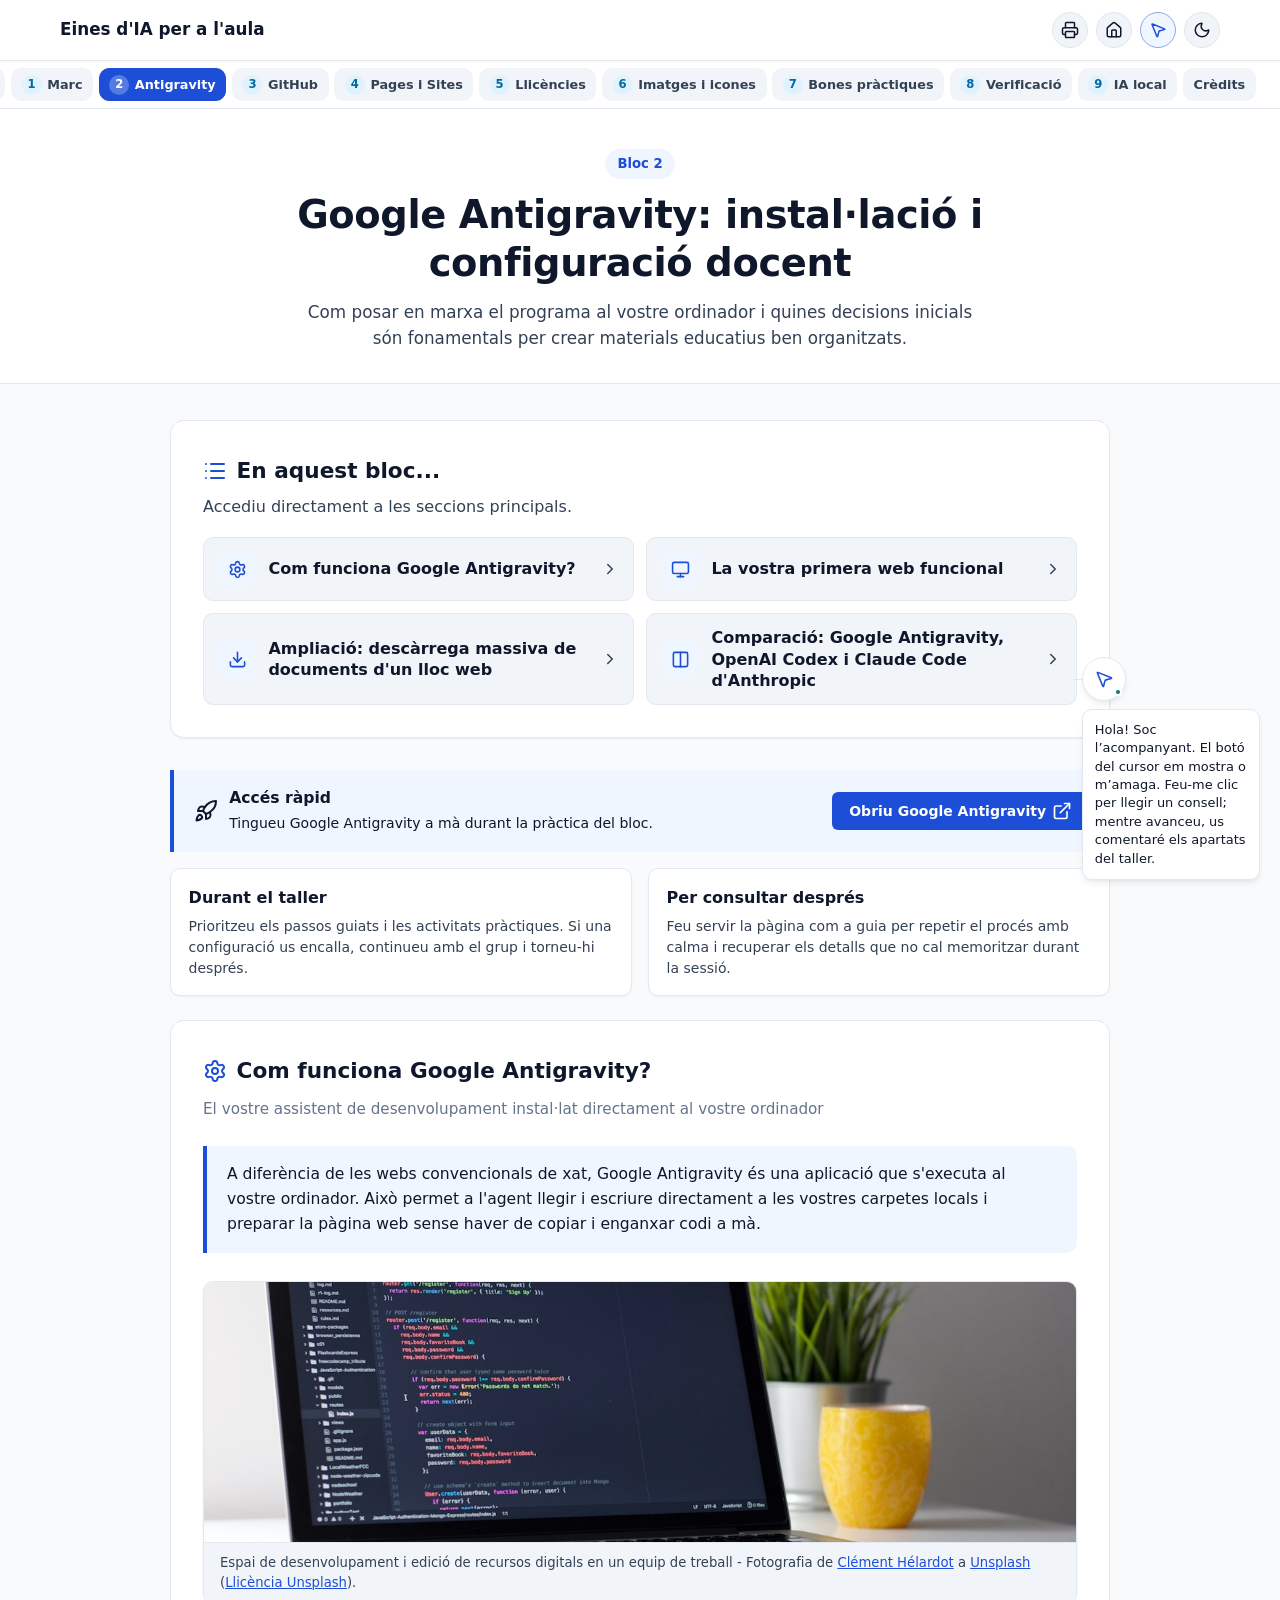
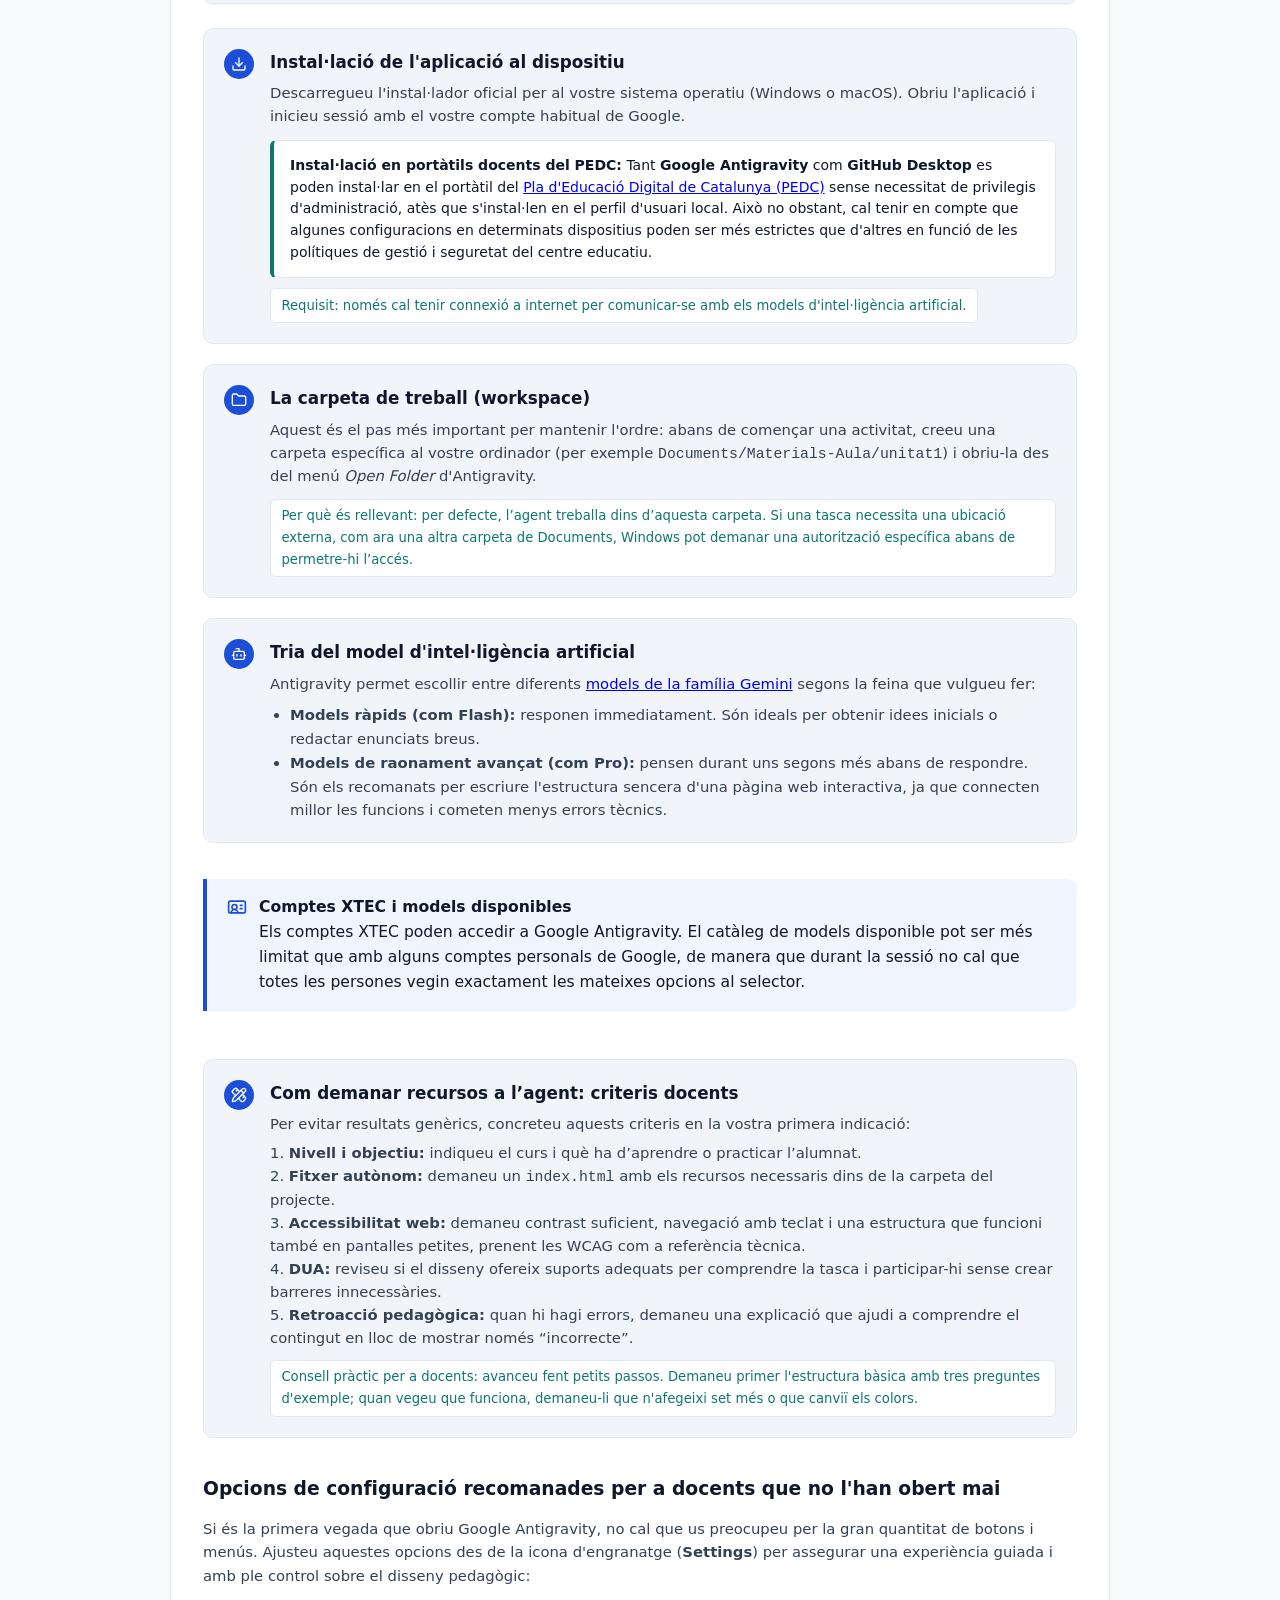
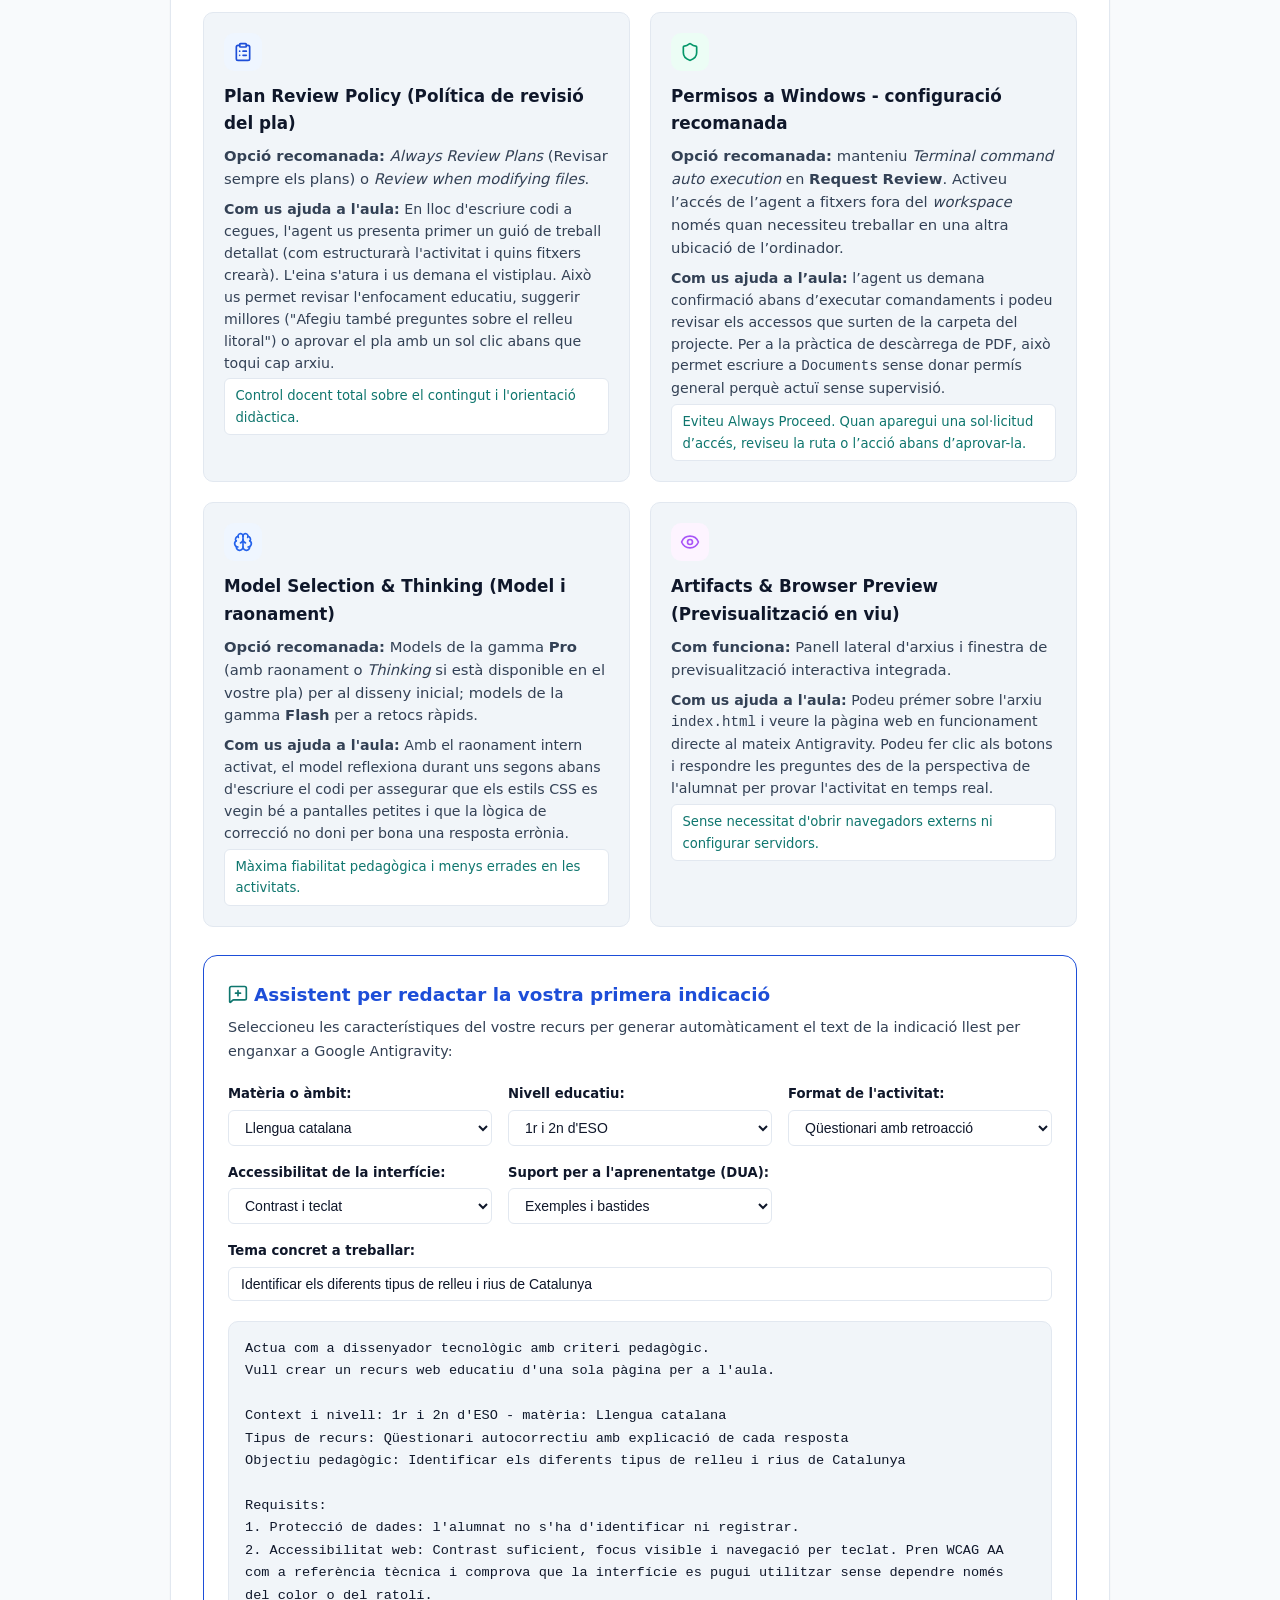
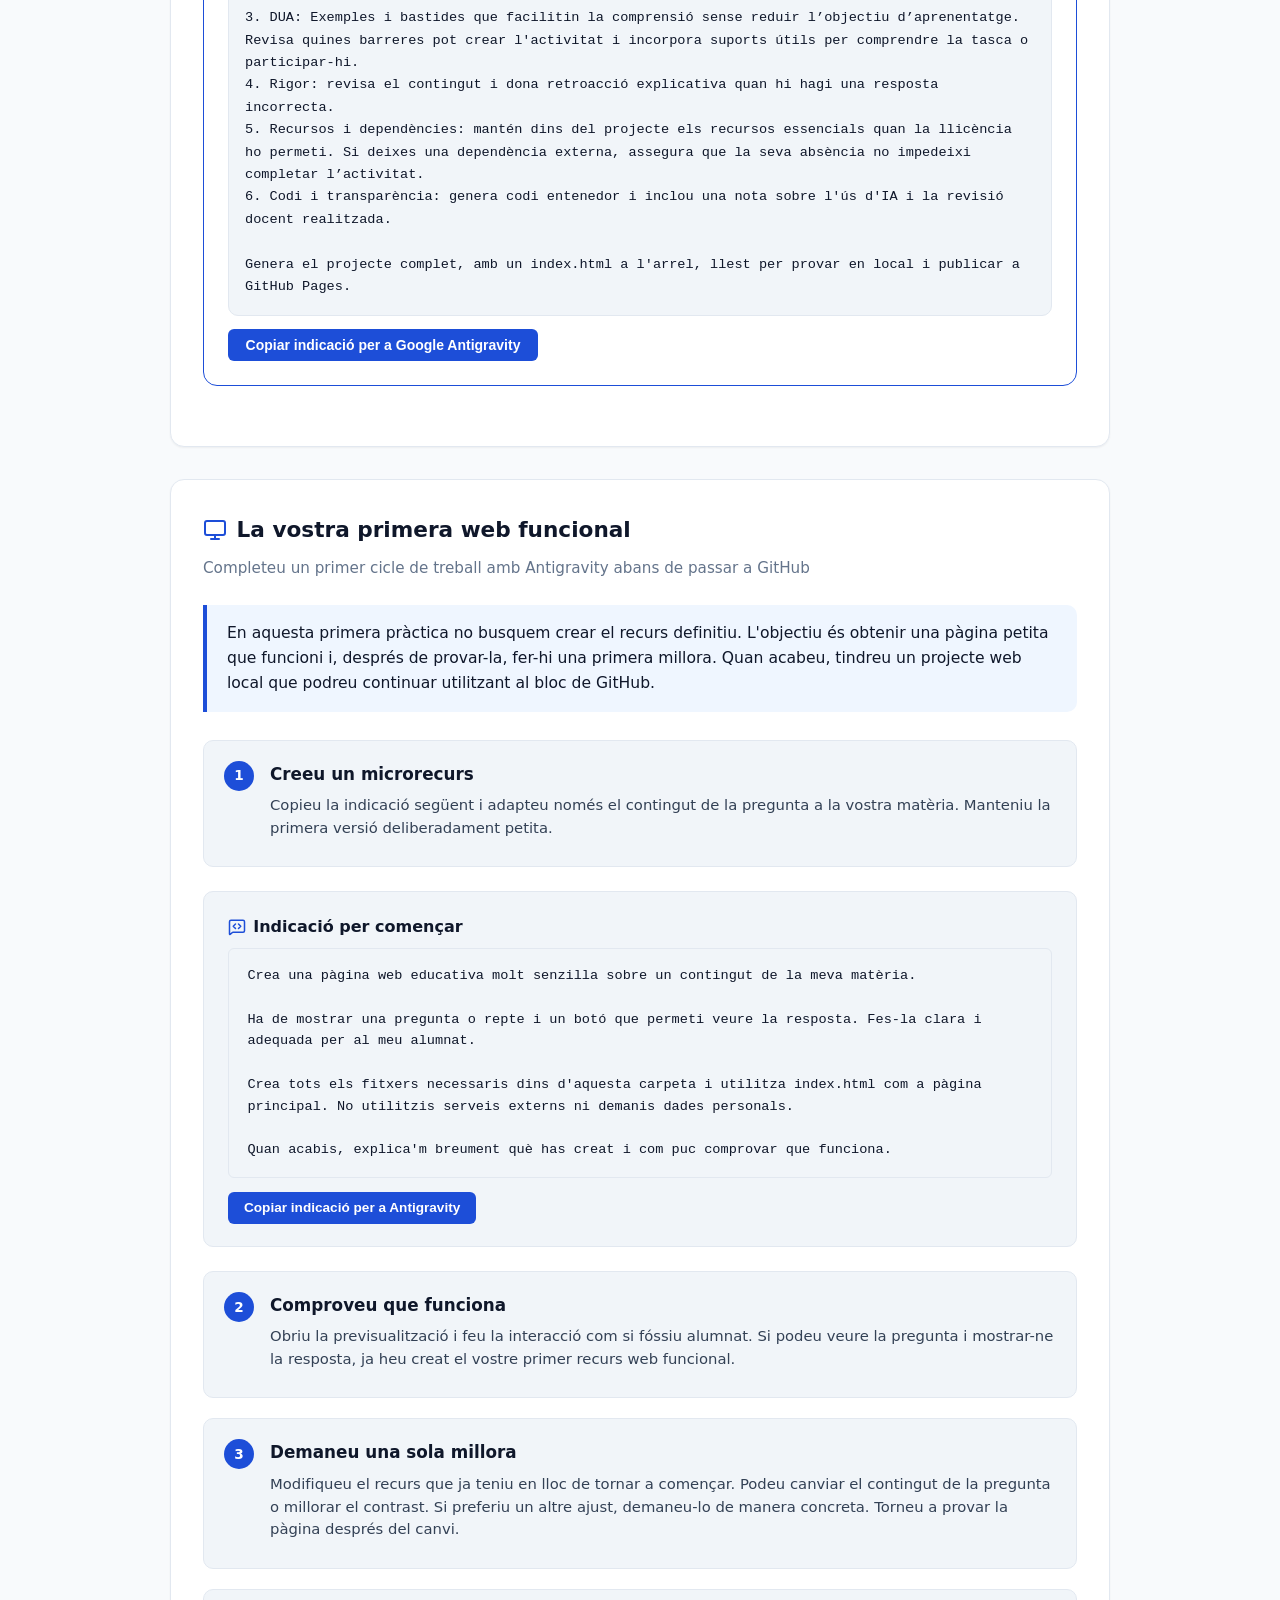
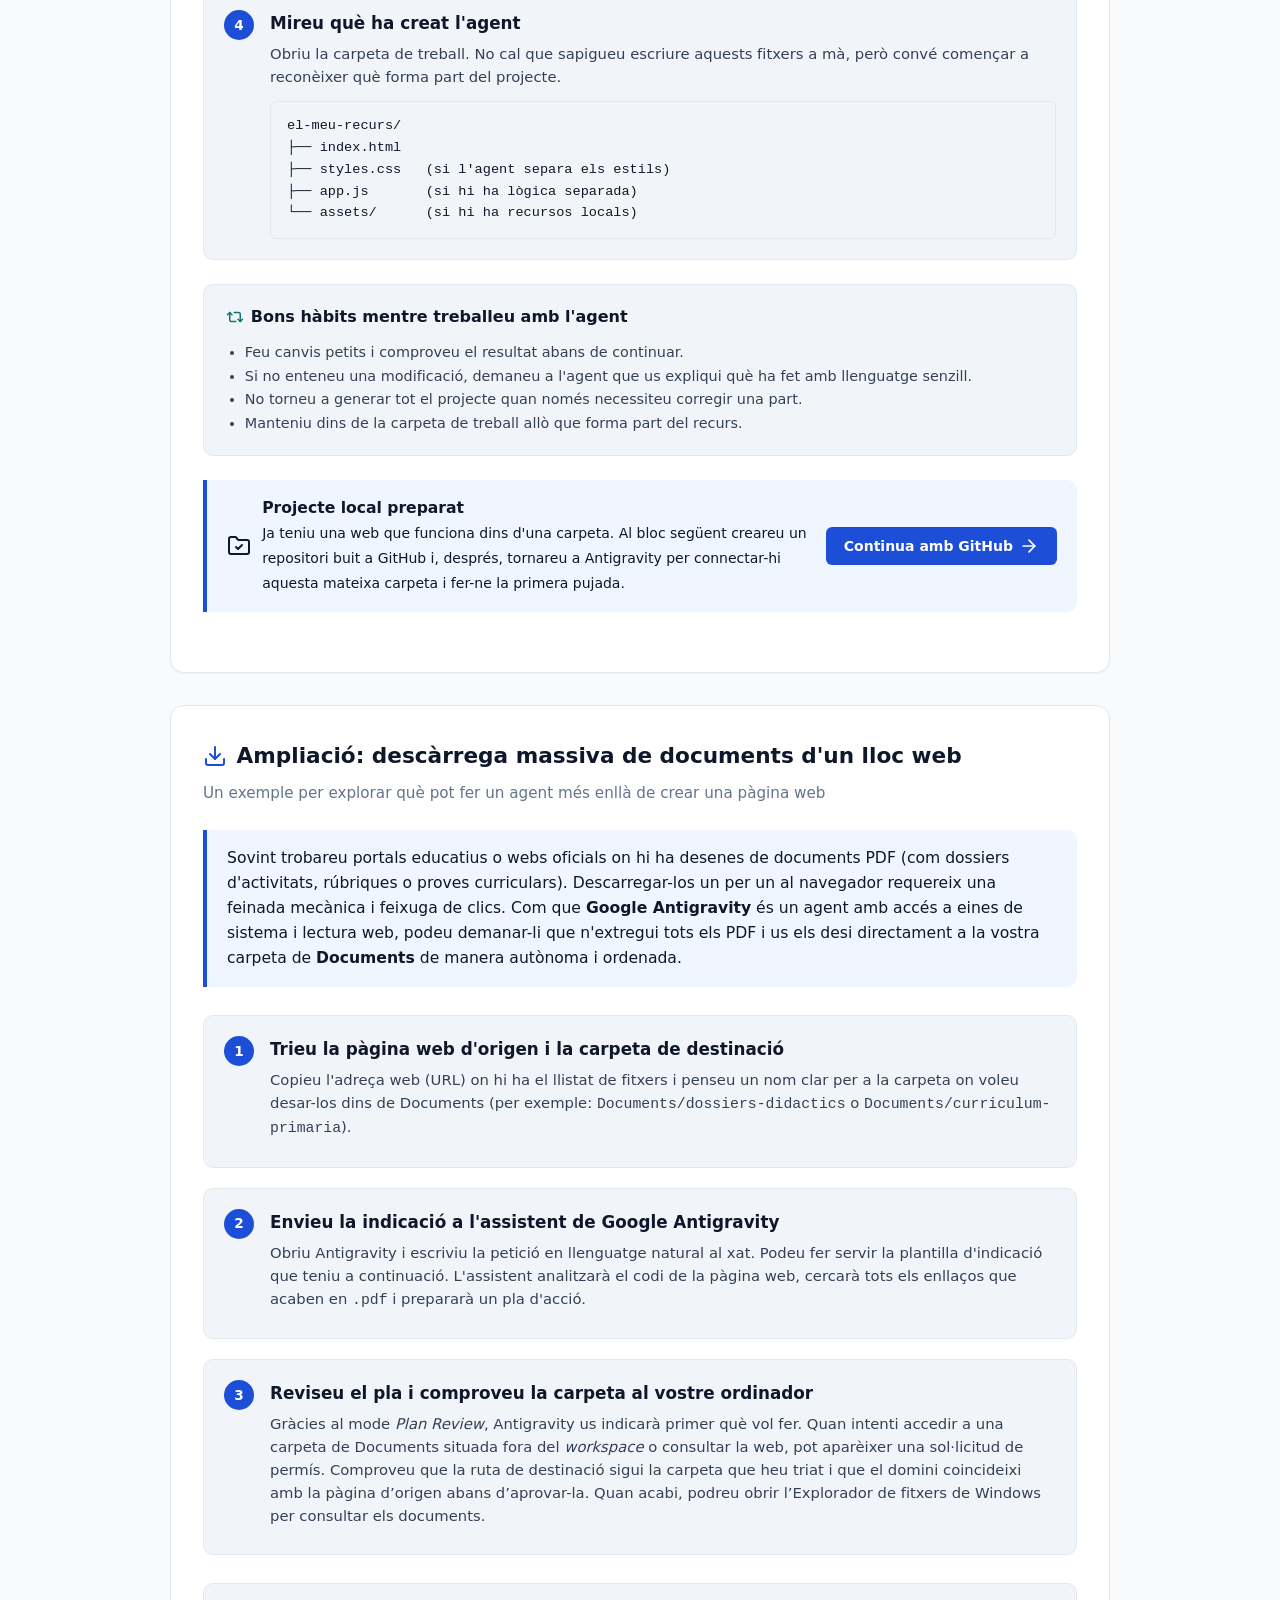
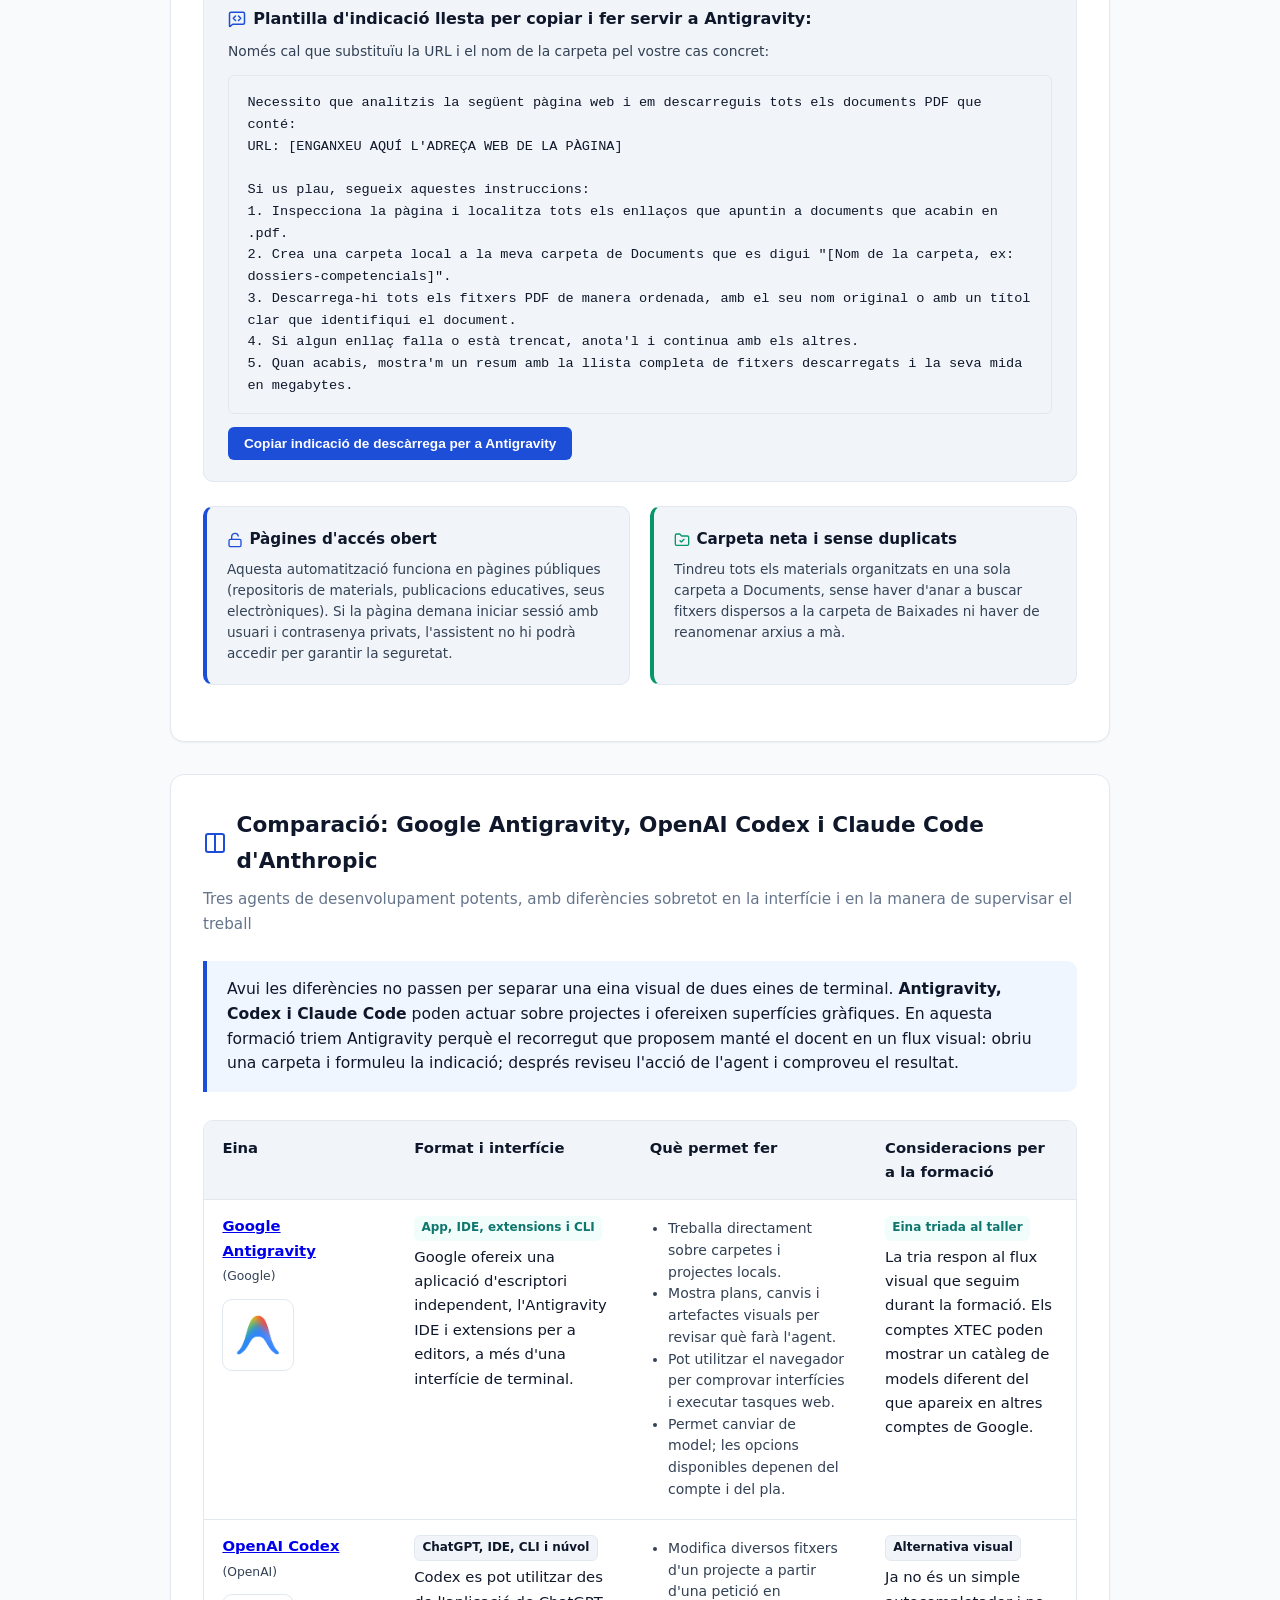
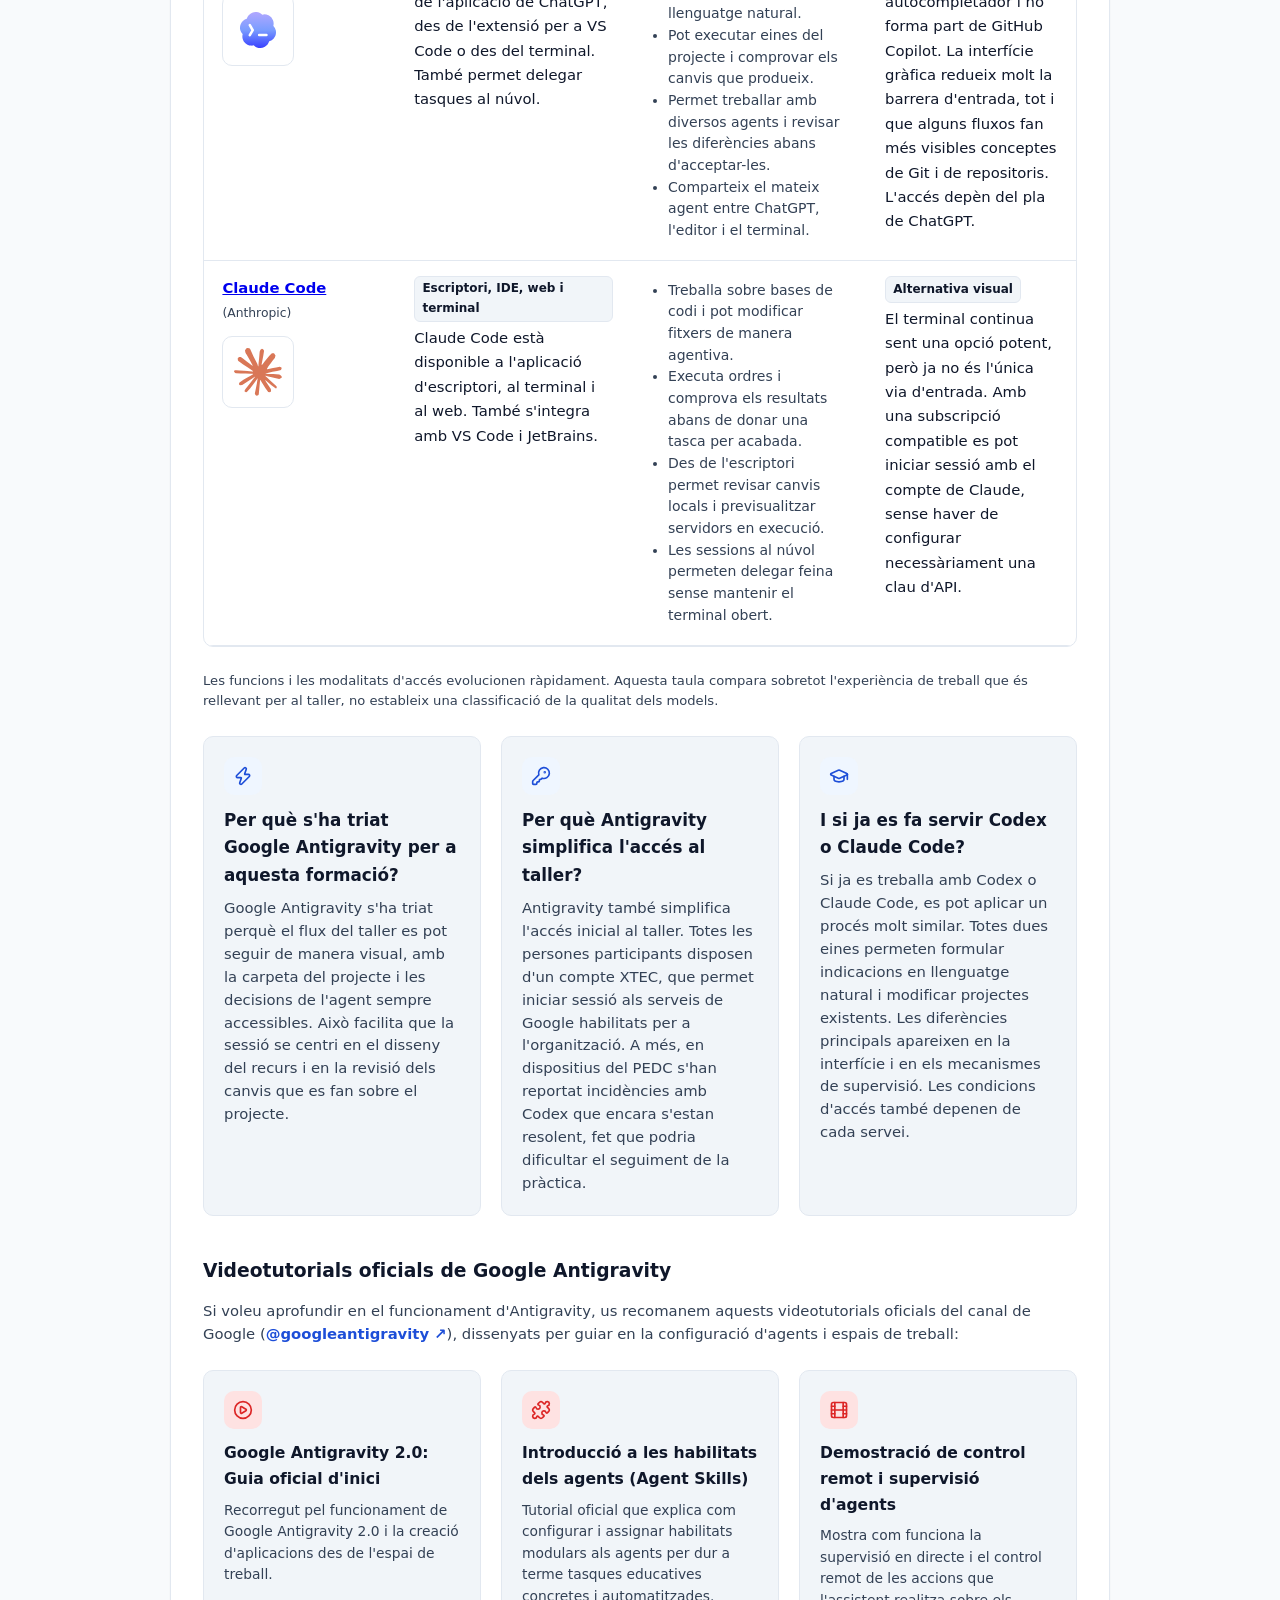
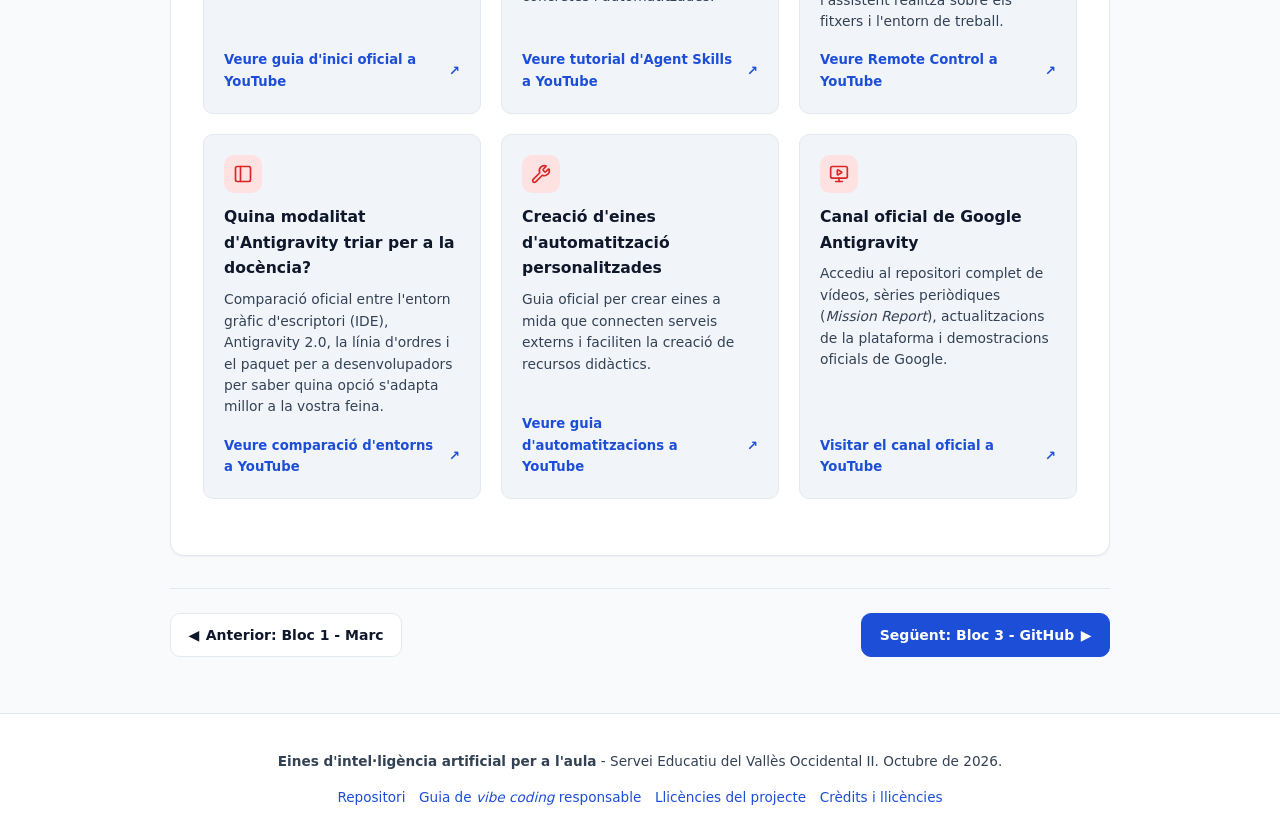
<file: bloc2-antigravity.html>
<!DOCTYPE html><html lang="ca"><head>
  <meta charset="UTF-8">
  <meta name="viewport" content="width=device-width, initial-scale=1.0">
  <title>Bloc 2: Google Antigravity | Eines d'IA per a l'aula</title>
  <meta name="description" content="Instal·lació i configuració de Google Antigravity per a docents per primera vegada: carpetes de treball, models i instruccions educatives.">

  <!-- Metadades Open Graph / Xarxes socials (Link Preview) -->
  <meta property="og:type" content="article">
  <meta property="og:url" content="https://miquelangelfuentes.github.io/eines-ia-aula/bloc2-antigravity.html">
  <meta property="og:title" content="Bloc 2: Google Antigravity | Eines d'IA per a l'aula">
  <meta property="og:description" content="Instal·lació i configuració docent de Google Antigravity pas a pas.">
  <meta property="og:image" content="https://miquelangelfuentes.github.io/eines-ia-aula/assets/images/unsplash/bloc2-antigravity.jpg">
  <meta property="og:image:width" content="1200">
  <meta property="og:image:height" content="630">

  <!-- Metadades Twitter Card -->
  <meta name="twitter:card" content="summary_large_image">
  <meta name="twitter:title" content="Bloc 2: Google Antigravity | Eines d'IA per a l'aula">
  <meta name="twitter:description" content="Instal·lació i configuració docent de Google Antigravity pas a pas.">
  <meta name="twitter:image" content="https://miquelangelfuentes.github.io/eines-ia-aula/assets/images/unsplash/bloc2-antigravity.jpg">

  <link rel="stylesheet" href="styles.css?v=9">
  <link rel="icon" type="image/svg+xml" href="favicon.svg">
  <link rel="alternate icon" type="image/png" href="favicon.png">
  <link rel="apple-touch-icon" href="favicon.png">
  <link rel="prev" href="bloc1-marc.html">
  <link rel="next" href="bloc3-github.html">
</head>
<body>
  <a href="#contingut-principal" class="skip-link">Salta directament al contingut</a><noscript>&lt;div class="noscript-notice"&gt;&lt;strong&gt;JavaScript està desactivat.&lt;/strong&gt; Podeu llegir el contingut del material, però algunes funcions interactives, com el qüestionari, el generador d’indicacions o la llista de verificació, no estaran disponibles.&lt;/div&gt;</noscript>

  <!-- Barra superior -->
  <header class="top-bar">
    <div class="top-bar-container">
      <a href="index.html" class="brand-section">
        <div class="brand-title">Eines d'IA per a l'aula</div>
      </a>

      <div class="controls-group">
        <div class="print-menu-container">
          <button id="btn-print-menu" class="btn-icon" type="button" aria-label="Opcions d'impressió" title="Imprimir" aria-haspopup="true" aria-expanded="false">
            <i data-lucide="printer"></i>
          </button>
          <div id="print-dropdown" class="print-dropdown" role="menu">
            <button type="button" class="print-dropdown-item" id="btn-print-page" role="menuitem">
              <i data-lucide="file-text" style="width:16px;height:16px;"></i>
              <span>Imprimir aquesta pàgina</span>
            </button>
            <a href="imprimir-tot.html?print=1" class="print-dropdown-item" id="btn-print-all" role="menuitem">
              <i data-lucide="book-open" style="width:16px;height:16px;"></i>
              <span>Imprimir tota la presentació</span>
            </a>
          </div>
        </div>
        <a href="index.html" class="btn-icon" title="Tornar a l'inici" aria-label="Tornar a l'inici">
          <i data-lucide="home"></i>
        </a>
        <button id="btn-toggle-theme" class="btn-icon" type="button" aria-label="Canviar tema" title="Canviar tema">
          <span id="theme-icon"><i data-lucide="moon"></i></span>
        </button>
      </div>
    </div>
  </header>

  <!-- Navegació de blocs -->
  <nav class="blocks-nav-bar" aria-label="Índex de blocs">
    <ul class="blocks-nav-list">
      <li><a href="index.html" class="block-nav-link">Inici</a></li>
      <li><a href="bloc1-marc.html" class="block-nav-link"><span class="nav-num-pill">1</span> Marc</a></li>
      <li><a href="bloc2-antigravity.html" class="block-nav-link active"><span class="nav-num-pill">2</span> Antigravity</a></li>
      <li><a href="bloc3-github.html" class="block-nav-link"><span class="nav-num-pill">3</span> GitHub</a></li>
      <li><a href="bloc4-pages-sites.html" class="block-nav-link"><span class="nav-num-pill">4</span> Pages i Sites</a></li>
      <li><a href="bloc5-llicencies.html" class="block-nav-link"><span class="nav-num-pill">5</span> Llicències</a></li>
      <li><a href="bloc6-recursos-visuals.html" class="block-nav-link"><span class="nav-num-pill">6</span> Imatges i icones</a></li>
      <li><a href="bloc7-bones-practiques.html" class="block-nav-link"><span class="nav-num-pill">7</span> Bones pràctiques</a></li>
      <li><a href="bloc8-verificacio.html" class="block-nav-link"><span class="nav-num-pill">8</span> Verificació</a></li>
      <li><a href="bloc9-per-continuar-explorant.html" class="block-nav-link"><span class="nav-num-pill">9</span> IA local</a></li>
      <li><a href="credits.html" class="block-nav-link">Crèdits</a></li>
    </ul>
  </nav>

  <!-- Capçalera del bloc -->
  <section class="page-hero">
    <div class="page-hero-inner">
      <span class="page-category-tag">Bloc 2</span>
      <h1>Google Antigravity: instal·lació i configuració docent</h1>
      <p class="page-hero-subtitle">
        Com posar en marxa el programa al vostre ordinador i quines decisions inicials són fonamentals per crear materials educatius ben organitzats.
      </p>
    </div>
  </section>

  <!-- Contingut del bloc 2 -->
  <main id="contingut-principal" class="main-content">
    <aside class="pedagogical-highlight" aria-label="Accés ràpid a Google Antigravity" style="display:flex;align-items:center;justify-content:space-between;gap:1rem;flex-wrap:wrap;margin:0 0 1rem;">
      <div style="display:flex;align-items:center;gap:.7rem;flex:1 1 18rem;">
        <i data-lucide="rocket" aria-hidden="true" style="width:24px;height:24px;flex:0 0 auto;"></i>
        <div><strong>Accés ràpid</strong><br><span style="font-size:.875rem;">Obriu Google Antigravity per seguir la pràctica del bloc.</span></div>
      </div>
      <a class="btn-primary-action" href="https://antigravity.google/" target="_blank" rel="noopener" style="text-decoration:none;">
        <span>Ves a Google Antigravity</span><i data-lucide="external-link" aria-hidden="true"></i>
      </a>
    </aside>
    <nav class="usage-paths" aria-label="Orientació d’ús del bloc">
    <a class="usage-path" href="#practica-taller">
      <strong>Durant el taller</strong>
      <span>Prioritzeu els passos guiats i les activitats pràctiques. Si una configuració us encalla, continueu amb el grup i torneu-hi després.</span>
    </a>
    <a class="usage-path" href="#guia-consulta">
      <strong>Per consultar després</strong>
      <span>Feu servir la pàgina com a guia per repetir el procés amb calma i recuperar els detalls que no cal memoritzar durant la sessió.</span>
    </a></nav>
    <div class="content-box" id="guia-consulta">
      <h2>Com funciona Google Antigravity?</h2>
      <p class="lead-desc">El vostre assistent de desenvolupament instal·lat directament al vostre ordinador</p>

      <div class="pedagogical-highlight">
        A diferència de les webs convencionals de xat, Google Antigravity és una aplicació que s'executa al vostre ordinador. Això permet a l'agent llegir i escriure directament a les vostres carpetes locals i preparar la pàgina web sense haver de copiar i enganxar codi a mà.
      </div>

      <figure class="inline-support-figure">
        <img src="assets/images/unsplash/bloc2-antigravity.jpg" width="1200" height="630" alt="Espai de treball digital amb ordinador portàtil i entorn de desenvolupament web" loading="lazy">
        <figcaption class="edu-caption">Espai de desenvolupament i edició de recursos digitals en un equip de treball — Fotografia de <a href="https://unsplash.com/@clemhlrdt" target="_blank" rel="noopener">Clément Hélardot</a> a <a href="https://unsplash.com/photos/95YRwf6CNw8" target="_blank" rel="noopener">Unsplash</a> (<a href="https://unsplash.com/license" target="_blank" rel="noopener">Llicència Unsplash</a>).</figcaption>
      </figure>

      <div class="ordered-steps">
        <div class="ordered-step-item">
          <div class="step-indicator"><i data-lucide="download" style="width: 16px; height: 16px;"></i></div>
          <div class="step-content">
            <h3>Instal·lació de l'aplicació al dispositiu</h3>
            <p>
              Descarregueu l'instal·lador oficial per al vostre sistema operatiu (Windows o macOS). Obriu l'aplicació i inicieu sessió amb el vostre compte habitual de Google.
            </p>
            <div style="margin-top: 0.75rem; background: var(--bg-surface); border: 1px solid var(--border-color); border-left: 4px solid var(--accent-secondary); padding: 0.85rem 1rem; border-radius: var(--radius-sm); font-size: 0.875rem; line-height: 1.55;">
              <strong>Instal·lació en portàtils docents del PEDC:</strong> Tant <strong>Google Antigravity</strong> com <strong>GitHub Desktop</strong> es poden instal·lar en el portàtil del <a href="https://projectes.xtec.cat/digital/equipaments-i-infraestructures/ordinadors/ordinadors-docents/" target="_blank" rel="noopener">Pla d'Educació Digital de Catalunya (PEDC)</a> sense necessitat de privilegis d'administració, atès que s'instal·len en el perfil d'usuari local. Això no obstant, cal tenir en compte que algunes configuracions en determinats dispositius poden ser més estrictes que d'altres en funció de les polítiques de gestió i seguretat del centre educatiu.
            </div>
            <span class="step-tip" style="margin-top: 0.65rem;">Requisit: només cal tenir connexió a internet per comunicar-se amb els models d'intel·ligència artificial.</span>
          </div>
        </div>

        <div class="ordered-step-item">
          <div class="step-indicator"><i data-lucide="folder" style="width: 16px; height: 16px;"></i></div>
          <div class="step-content">
            <h3>La carpeta de treball (workspace)</h3>
            <p>
              Aquest és el pas més important per mantenir l'ordre: abans de començar una activitat, creeu una carpeta específica al vostre ordinador (per exemple <code>Documents/Materials-Aula/unitat1</code>) i obriu-la des del menú <em>Open Folder</em> d'Antigravity.
            </p>
            <span class="step-tip">Per què és rellevant: per defecte, l’agent treballa dins d’aquesta carpeta. Si una tasca necessita una ubicació externa, com ara una altra carpeta de Documents, Windows pot demanar una autorització específica abans de permetre-hi l’accés.</span>
          </div>
        </div>

        <div class="ordered-step-item">
          <div class="step-indicator"><i data-lucide="bot" style="width: 16px; height: 16px;"></i></div>
          <div class="step-content">
            <h3>Tria del model d'intel·ligència artificial</h3>
            <p>
              Antigravity permet escollir entre diferents <a href="https://deepmind.google/technologies/gemini/" target="_blank" rel="noopener">models de la família Gemini</a> segons la feina que vulgueu fer:
            </p>
            <ul style="margin: 0.5rem 0 0 1.25rem; font-size: 0.925rem; color: var(--text-muted); line-height: 1.6;">
              <li><strong>Models ràpids (com Flash):</strong> responen immediatament. Són ideals per obtenir idees inicials o redactar enunciats breus.</li>
              <li><strong>Models de raonament avançat (com Pro):</strong> pensen durant uns segons més abans de respondre. Són els recomanats per escriure l'estructura sencera d'una pàgina web interactiva, ja que connecten millor les funcions i cometen menys errors tècnics.</li>
            </ul>
          </div>
        </div>
        <div data-content-fix="xtec-models" class="pedagogical-highlight" style="margin-top:1rem;display:flex;align-items:flex-start;gap:.75rem;">
          <i data-lucide="id-card" aria-hidden="true" style="width:20px;height:20px;color:var(--accent-primary);flex:0 0 20px;margin-top:.15rem;"></i>
          <div><strong>Comptes XTEC i models disponibles</strong><br>Els comptes XTEC poden accedir a Google Antigravity. El catàleg de models disponible pot ser més limitat que amb alguns comptes personals de Google, de manera que durant la sessió no cal que totes les persones vegin exactament les mateixes opcions al selector.</div>
        </div>

        <div class="ordered-step-item">
          <div class="step-indicator"><i data-lucide="pencil-ruler" style="width: 16px; height: 16px;"></i></div>
          <div class="step-content">
            <h3>Com demanar recursos a l’agent: criteris docents</h3>
            <p>
              Per evitar resultats genèrics, concreteu aquests criteris en la vostra primera indicació:
            </p>
            <p>1. <strong>Nivell i objectiu:</strong> indiqueu el curs i què ha d’aprendre o practicar l’alumnat.<br>2. <strong>Fitxer autònom:</strong> demaneu un <code>index.html</code> amb els recursos necessaris dins de la carpeta del projecte.<br>3. <strong>Accessibilitat web:</strong> demaneu contrast suficient, navegació amb teclat i una estructura que funcioni també en pantalles petites, prenent les WCAG com a referència tècnica.<br>4. <strong>DUA:</strong> reviseu si el disseny ofereix suports adequats per comprendre la tasca i participar-hi sense crear barreres innecessàries.<br>5. <strong>Retroacció pedagògica:</strong> quan hi hagi errors, demaneu una explicació que ajudi a comprendre el contingut en lloc de mostrar només “incorrecte”.</p>
            <span class="step-tip">Consell pràctic per a docents: avanceu fent petits passos. Demaneu primer l'estructura bàsica amb tres preguntes d'exemple; quan vegeu que funciona, demaneu-li que n'afegeixi set més o que canviï els colors.</span>
          </div>
        </div>
      </div>

      <h3 style="margin-top: 2.25rem; margin-bottom: 0.75rem;">Opcions de configuració recomanades per a docents que no l'han obert mai</h3>
      <p style="color: var(--text-muted); font-size: 0.925rem; line-height: 1.6; margin-bottom: 1.25rem;">
        Si és la primera vegada que obriu Google Antigravity, no cal que us preocupeu per la gran quantitat de botons i menús. Ajusteu aquestes opcions des de la icona d'engranatge (<strong>Settings</strong>) per assegurar una experiència guiada i amb ple control sobre el disseny pedagògic:
      </p>

      <div class="cards-grid cards-grid-2x2">
        <div class="card-item">
          <div class="card-item-icon" style="background: var(--accent-light); color: var(--accent-primary);">
            <i data-lucide="clipboard-list"></i>
          </div>
          <h3>Plan Review Policy (Política de revisió del pla)</h3>
          <p>
            <strong>Opció recomanada:</strong> <em>Always Review Plans</em> (Revisar sempre els plans) o <em>Review when modifying files</em>.
          </p>
          <p style="margin-top: 0.5rem; font-size: 0.885rem;">
            <strong>Com us ajuda a l'aula:</strong> En lloc d'escriure codi a cegues, l'agent us presenta primer un guió de treball detallat (com estructurarà l'activitat i quins fitxers crearà). L'eina s'atura i us demana el vistiplau. Això us permet revisar l'enfocament educatiu, suggerir millores ("Afegiu també preguntes sobre el relleu litoral") o aprovar el pla amb un sol clic abans que toqui cap arxiu.
          </p>
          <span class="step-tip">Control docent total sobre el contingut i l'orientació didàctica.</span>
        </div>

        <div class="card-item">
          <div class="card-item-icon" style="background: #ecfdf5; color: #059669;">
            <i data-lucide="shield"></i>
          </div>
          <h3>Permisos a Windows - configuració recomanada</h3>
          <p><strong>Opció recomanada:</strong> manteniu <em>Terminal command auto execution</em> en <strong>Request Review</strong>. Activeu l’accés de l’agent a fitxers fora del <em>workspace</em> només quan necessiteu treballar en una altra ubicació de l’ordinador.</p>
          <p style="margin-top: 0.5rem; font-size: 0.885rem;"><strong>Com us ajuda a l’aula:</strong> l’agent us demana confirmació abans d’executar comandaments i podeu revisar els accessos que surten de la carpeta del projecte. Per a la pràctica de descàrrega de PDF, això permet escriure a <code>Documents</code> sense donar permís general perquè actuï sense supervisió.</p>
          <span class="step-tip">Eviteu Always Proceed. Quan aparegui una sol·licitud d’accés, reviseu la ruta o l’acció abans d’aprovar-la.</span>
        </div>

        <div class="card-item">
          <div class="card-item-icon" style="background: #eff6ff; color: #2563eb;">
            <i data-lucide="brain"></i>
          </div>
          <h3>Model Selection &amp; Thinking (Model i raonament)</h3>
          <p>
            <strong>Opció recomanada:</strong> Models de la gamma <strong>Pro</strong> (amb raonament o <em>Thinking</em> si està disponible en el vostre pla) per al disseny inicial; models de la gamma <strong>Flash</strong> per a retocs ràpids.
          </p>
          <p style="margin-top: 0.5rem; font-size: 0.885rem;">
            <strong>Com us ajuda a l'aula:</strong> Amb el raonament intern activat, el model reflexiona durant uns segons abans d'escriure el codi per assegurar que els estils CSS es vegin bé a pantalles petites i que la lògica de correcció no doni per bona una resposta errònia.
          </p>
          <span class="step-tip">Màxima fiabilitat pedagògica i menys errades en les activitats.</span>
        </div>

        <div class="card-item">
          <div class="card-item-icon" style="background: #fdf4ff; color: #a855f7;">
            <i data-lucide="eye"></i>
          </div>
          <h3>Artifacts &amp; Browser Preview (Previsualització en viu)</h3>
          <p>
            <strong>Com funciona:</strong> Panell lateral d'arxius i finestra de previsualització interactiva integrada.
          </p>
          <p style="margin-top: 0.5rem; font-size: 0.885rem;">
            <strong>Com us ajuda a l'aula:</strong> Podeu prémer sobre l'arxiu <code>index.html</code> i veure la pàgina web en funcionament directe al mateix Antigravity. Podeu fer clic als botons i respondre les preguntes com si fóssiu un alumne per provar l'activitat en temps real.
          </p>
          <span class="step-tip">Sense necessitat d'obrir navegadors externs ni configurar servidors.</span>
        </div>
      </div>

      <!-- Formulari interactiu -->
      <div class="interactive-tool-box">
        <h3><i data-lucide="message-square-plus" style="width: 20px; height: 20px; margin-right: 6px; vertical-align: -3px; color: var(--accent-secondary);"></i>Assistent per redactar la vostra primera indicació</h3>
        <p style="color: var(--text-muted); font-size: 0.9rem;">
          Seleccioneu les característiques del vostre recurs per generar automàticament el text de la indicació llest per enganxar a Google Antigravity:
        </p>

        <form id="prompt-generator-form" class="prompt-generator-form" onsubmit="event.preventDefault();">
          <div class="form-group">
            <label for="prompt-materia">Matèria o àmbit:</label>
            <select id="prompt-materia">
              <option value="Llengua catalana">Llengua catalana</option>
              <option value="Llengua castellana">Llengua castellana</option>
              <option value="Anglès">Anglès</option>
              <option value="Matemàtiques">Matemàtiques</option>
              <option value="Ciències socials i història">Ciències socials i història</option>
              <option value="Biologia i geologia">Biologia i geologia</option>
              <option value="Tecnologia">Tecnologia</option>
              <option value="Suport educatiu i diversitat">Suport educatiu i diversitat</option>
            </select>
          </div>

          <div class="form-group">
            <label for="prompt-nivell">Nivell educatiu:</label>
            <select id="prompt-nivell">
              <option value="Cicle superior de primària">Primària (cicle superior)</option>
              <option value="1r i 2n d'ESO" selected="">1r i 2n d'ESO</option>
              <option value="3r i 4t d'ESO">3r i 4t d'ESO</option>
              <option value="Batxillerat">Batxillerat</option>
              <option value="Cicles formatius">Cicles formatius</option>
            </select>
          </div>

          <div class="form-group">
            <label for="prompt-tipus">Format de l'activitat:</label>
            <select id="prompt-tipus">
              <option value="Qüestionari autocorrectiu amb explicació de cada resposta">Qüestionari amb retroacció</option>
              <option value="Targetes interactives de conceptes i vocabulari">Targetes giratòries (flashcards)</option>
              <option value="Activitat de relacionar o ordenar conceptes">Relacionar o ordenar conceptes</option>
              <option value="Calculadora o simulador senzill">Simulador interactiu</option>
            </select>
          </div>

          <div class="form-group">
            <label for="prompt-dua">Criteri d’accessibilitat web:</label>
            <select id="prompt-dua">
              <option value="Contrast elevat de colors, text gran i navegació per teclat">Visual i navegació</option>
              <option value="Frases curtes, suport d'exemples i llenguatge clar">Suport cognitiu</option>
              <option value="Sense límit de temps per reduir l'ansietat">Ritme lliure</option>
            </select>
          </div>

          <div class="form-group" style="grid-column: 1 / -1;">
            <label for="prompt-objectiu">Tema concret a treballar:</label>
            <input type="text" id="prompt-objectiu" value="Identificar els diferents tipus de relleu i rius de Catalunya">
          </div>
        </form>

        <div id="generated-prompt-text" class="generated-prompt-result"></div>

        <button id="btn-copy-prompt" class="btn-primary-action" type="button" style="margin-top: 0.85rem;">
          Copiar indicació per a Google Antigravity
        </button>
      </div>
    </div>

    <!-- Pràctica guiada: primer cicle complet amb Antigravity -->
    <div class="content-box" id="practica-taller">
      <h2>La vostra primera web funcional</h2>
      <p class="lead-desc">Completeu un primer cicle de treball amb Antigravity abans de passar a GitHub</p>

      <div class="pedagogical-highlight">
        En aquesta primera pràctica no busquem crear el recurs definitiu. L'objectiu és obtenir una pàgina petita que funcioni i, després de provar-la, fer-hi una primera millora. Quan acabeu, tindreu un projecte web local que podreu continuar utilitzant al bloc de GitHub.
      </div>

      <div class="ordered-steps">
        <div class="ordered-step-item">
          <div class="step-indicator">1</div>
          <div class="step-content">
            <h3>Creeu un microrecurs</h3>
            <p>Copieu la indicació següent i adapteu només el contingut de la pregunta a la vostra matèria. Manteniu la primera versió deliberadament petita.</p>
          </div>
        </div>
      </div>

      <div style="margin-top: 1rem; background: var(--bg-subtle); border: 1px solid var(--border-color); border-radius: var(--radius-md); padding: 1.35rem 1.5rem;">
        <h3 style="font-size: 1rem; margin-bottom: 0.5rem; display: flex; align-items: center; gap: 0.45rem;">
          <i data-lucide="message-square-code" style="width: 18px; height: 18px; color: var(--accent-primary);"></i>
          Indicació per començar
        </h3>
        <pre id="first-web-prompt" style="background: var(--bg-card); padding: 1rem 1.15rem; border-radius: var(--radius-sm); border: 1px solid var(--border-color); font-family: ui-monospace, SFMono-Regular, Menlo, Monaco, Consolas, monospace; font-size: 0.85rem; line-height: 1.6; white-space: pre-wrap; word-break: break-word; color: var(--text-main); margin: 0;">Crea una pàgina web educativa molt senzilla sobre un contingut de la meva matèria.

Ha de mostrar una pregunta o repte i un botó que permeti veure la resposta. Fes-la clara i adequada per al meu alumnat.

Crea tots els fitxers necessaris dins d'aquesta carpeta i utilitza index.html com a pàgina principal. No utilitzis serveis externs ni demanis dades personals.

Quan acabis, explica'm breument què has creat i com puc comprovar que funciona.</pre>
        <button class="copy-btn btn-primary-action" data-target="first-web-prompt" type="button" style="margin-top: 0.85rem; font-size: 0.85rem; padding: 0.55rem 1rem;">
          Copiar indicació per a Antigravity
        </button>
      </div>

      <div class="ordered-steps" style="margin-top: 1.5rem;">
        <div class="ordered-step-item">
          <div class="step-indicator">2</div>
          <div class="step-content">
            <h3>Comproveu que funciona</h3>
            <p>Obriu la previsualització i feu la interacció com si fóssiu alumnat. Si podeu veure la pregunta i mostrar-ne la resposta, ja heu creat el vostre primer recurs web funcional.</p>
          </div>
        </div>

        <div class="ordered-step-item">
          <div class="step-indicator">3</div>
          <div class="step-content">
            <h3>Demaneu una sola millora</h3>
            <p>Modifiqueu el recurs que ja teniu en lloc de tornar a començar. Podeu canviar el contingut de la pregunta o millorar el contrast. Si preferiu un altre ajust, demaneu-lo de manera concreta. Torneu a provar la pàgina després del canvi.</p>
          </div>
        </div>

        <div class="ordered-step-item">
          <div class="step-indicator">4</div>
          <div class="step-content">
            <h3>Mireu què ha creat l'agent</h3>
            <p>Obriu la carpeta de treball. No cal que sapigueu escriure aquests fitxers a mà, però convé començar a reconèixer què forma part del projecte.</p>
            <pre style="background: var(--bg-subtle); border: 1px solid var(--border-color); border-radius: var(--radius-sm); padding: 0.85rem 1rem; margin-top: 0.75rem; font-size: 0.85rem; line-height: 1.6; overflow-x: auto;">el-meu-recurs/
├── index.html
├── styles.css   (si l'agent separa els estils)
├── app.js       (si hi ha lògica separada)
└── assets/      (si hi ha recursos locals)</pre>
          </div>
        </div>
      </div>

      <div style="margin-top: 1.5rem; background: var(--bg-subtle); border: 1px solid var(--border-color); border-radius: var(--radius-md); padding: 1.2rem 1.35rem;">
        <h3 style="font-size: 1rem; margin-bottom: 0.65rem; display: flex; align-items: center; gap: 0.45rem;">
          <i data-lucide="repeat-2" style="width: 18px; height: 18px; color: var(--accent-secondary);"></i>
          Bons hàbits mentre treballeu amb l'agent
        </h3>
        <ul style="padding-left: 1.2rem; margin: 0; color: var(--text-muted); font-size: 0.9rem; line-height: 1.65;">
          <li>Feu canvis petits i comproveu el resultat abans de continuar.</li>
          <li>Si no enteneu una modificació, demaneu a l'agent que us expliqui què ha fet amb llenguatge senzill.</li>
          <li>No torneu a generar tot el projecte quan només necessiteu corregir una part.</li>
          <li>Manteniu dins de la carpeta de treball allò que forma part del recurs.</li>
        </ul>
      </div>

      <aside class="pedagogical-highlight" aria-label="Projecte local preparat" style="display:flex;align-items:center;justify-content:space-between;gap:1rem;flex-wrap:wrap;margin-top:1.5rem;">
        <div style="display:flex;align-items:center;gap:.7rem;flex:1 1 22rem;">
          <i data-lucide="folder-check" aria-hidden="true" style="width:24px;height:24px;flex:0 0 auto;"></i>
          <div><strong>Projecte local preparat</strong><br><span style="font-size:.875rem;">Ja teniu una web que funciona dins d'una carpeta. Al bloc següent creareu un repositori buit a GitHub i, després, tornareu a Antigravity per connectar-hi aquesta mateixa carpeta i fer-ne la primera pujada.</span></div>
        </div>
        <a class="btn-primary-action" href="bloc3-github.html" style="text-decoration:none;">
          <span>Continua amb GitHub</span><i data-lucide="arrow-right" aria-hidden="true"></i>
        </a>
      </aside>
    </div>

    <!-- Ampliació: automatització amb Antigravity -->
    <div class="content-box" id="ampliacio-pdf">
      <h2>Ampliació: descàrrega massiva de documents PDF d'un lloc web a Documents</h2>
      <p class="lead-desc">Un exemple per explorar què pot fer un agent més enllà de crear una pàgina web</p>

      <div class="pedagogical-highlight">
        Sovint trobareu portals educatius o webs oficials on hi ha desenes de documents PDF (com dossiers d'activitats, rúbriques o proves curriculars). Descarregar-los un per un al navegador requereix una feinada mecànica i feixuga de clics. Com que <strong>Google Antigravity</strong> és un agent amb accés a eines de sistema i lectura web, podeu demanar-li que n'extregui tots els PDF i us els desi directament a la vostra carpeta de <strong>Documents</strong> de manera autònoma i ordenada.
      </div>

      <div class="ordered-steps">
        <div class="ordered-step-item">
          <div class="step-indicator">1</div>
          <div class="step-content">
            <h3>Trieu la pàgina web d'origen i la carpeta de destinació</h3>
            <p>
              Copieu l'adreça web (URL) on hi ha el llistat de fitxers i penseu un nom clar per a la carpeta on voleu desar-los dins de Documents (per exemple: <code>Documents/dossiers-didactics</code> o <code>Documents/curriculum-primaria</code>).
            </p>
          </div>
        </div>

        <div class="ordered-step-item">
          <div class="step-indicator">2</div>
          <div class="step-content">
            <h3>Envieu la indicació a l'assistent de Google Antigravity</h3>
            <p>
              Obriu Antigravity i escriviu la petició en llenguatge natural al xat. Podeu fer servir la plantilla d'indicació que teniu a continuació. L'assistent analitzarà el codi de la pàgina web, cercarà tots els enllaços que acaben en <code>.pdf</code> i prepararà un pla d'acció.
            </p>
          </div>
        </div>

        <div class="ordered-step-item">
          <div class="step-indicator">3</div>
          <div class="step-content">
            <h3>Reviseu el pla i comproveu la carpeta al vostre ordinador</h3>
            <p>Gràcies al mode <em>Plan Review</em>, Antigravity us indicarà primer què vol fer. Quan intenti accedir a una carpeta de Documents situada fora del <em>workspace</em> o consultar la web, pot aparèixer una sol·licitud de permís. Comproveu que la ruta de destinació sigui la carpeta que heu triat i que el domini coincideixi amb la pàgina d’origen abans d’aprovar-la. Quan acabi, podreu obrir l’Explorador de fitxers de Windows per consultar els documents.</p>
          </div>
        </div>
      </div>

      <div style="margin-top: 1.75rem; background: var(--bg-subtle); border: 1px solid var(--border-color); border-radius: var(--radius-md); padding: 1.35rem 1.5rem;">
        <h3 style="font-size: 1rem; margin-bottom: 0.5rem; display: flex; align-items: center; gap: 0.45rem;">
          <i data-lucide="message-square-code" style="width: 18px; height: 18px; color: var(--accent-primary);"></i>
          Plantilla d'indicació llesta per copiar i fer servir a Antigravity:
        </h3>
        <p style="font-size: 0.865rem; color: var(--text-muted); margin-bottom: 0.75rem;">
          Només cal que substituïu la URL i el nom de la carpeta pel vostre cas concret:
        </p>

        <pre id="pdf-prompt-template" style="background: var(--bg-card); padding: 1rem 1.15rem; border-radius: var(--radius-sm); border: 1px solid var(--border-color); font-family: ui-monospace, SFMono-Regular, Menlo, Monaco, Consolas, monospace; font-size: 0.85rem; line-height: 1.6; white-space: pre-wrap; word-break: break-word; color: var(--text-main); margin: 0;">Necessito que analitzis la següent pàgina web i em descarreguis tots els documents PDF que conté:
URL: [ENGANXEU AQUÍ L'ADREÇA WEB DE LA PÀGINA]

Si us plau, segueix aquestes instruccions:
1. Inspecciona la pàgina i localitza tots els enllaços que apuntin a documents que acabin en .pdf.
2. Crea una carpeta local a la meva carpeta de Documents que es digui "[Nom de la carpeta, ex: dossiers-competencials]".
3. Descarrega-hi tots els fitxers PDF de manera ordenada, amb el seu nom original o amb un títol clar que identifiqui el document.
4. Si algun enllaç falla o està trencat, anota'l i continua amb els altres.
5. Quan acabis, mostra'm un resum amb la llista completa de fitxers descarregats i la seva mida en megabytes.</pre>

        <button class="copy-btn btn-primary-action" data-target="pdf-prompt-template" type="button" style="margin-top: 0.85rem; font-size: 0.85rem; padding: 0.55rem 1rem;">
          Copiar indicació de descàrrega per a Antigravity
        </button>
      </div>

      <div class="cards-grid" style="margin-top: 1.5rem;">
        <div class="card-item" style="border-left: 4px solid var(--accent-primary);">
          <h3 style="font-size: 0.95rem; margin-bottom: 0.4rem; display: flex; align-items: center; gap: 0.4rem;">
            <i data-lucide="unlock" style="width: 16px; height: 16px; color: var(--accent-primary);"></i>
            Pàgines d'accés obert
          </h3>
          <p style="font-size: 0.85rem; color: var(--text-muted); margin: 0;">
            Aquesta automatització funciona en pàgines públiques (repositoris de materials, publicacions educatives, seus electròniques). Si la pàgina demana iniciar sessió amb usuari i contrasenya privats, l'assistent no hi podrà accedir per garantir la seguretat.
          </p>
        </div>

        <div class="card-item" style="border-left: 4px solid #059669;">
          <h3 style="font-size: 0.95rem; margin-bottom: 0.4rem; display: flex; align-items: center; gap: 0.4rem;">
            <i data-lucide="folder-check" style="width: 16px; height: 16px; color: #059669;"></i>
            Carpeta neta i sense duplicats
          </h3>
          <p style="font-size: 0.85rem; color: var(--text-muted); margin: 0;">
            Tindreu tots els materials organitzats en una sola carpeta a Documents, sense haver d'anar a buscar fitxers dispersos a la carpeta de Baixades ni haver de reanomenar arxius a mà.
          </p>
        </div>
      </div>
    </div>

    <!-- Caixa 3: Comparació de Google Antigravity amb OpenAI Codex i Claude Code -->
    <div class="content-box">
      <h2>Comparació: Google Antigravity, OpenAI Codex i Claude Code d'Anthropic</h2>
      <p class="lead-desc">Tres agents de desenvolupament potents, amb diferències sobretot en la interfície i en la manera de supervisar el treball</p>

      <div class="pedagogical-highlight">
        Avui les diferències no passen per separar una eina visual de dues eines de terminal. <strong>Antigravity, Codex i Claude Code</strong> poden actuar sobre projectes i ofereixen superfícies gràfiques. En aquesta formació triem Antigravity perquè el recorregut que proposem manté el docent en un flux visual: obriu una carpeta i formuleu la indicació; després reviseu l'acció de l'agent i comproveu el resultat.
      </div>

      <div class="table-responsive">
        <table class="clean-table">
          <thead>
            <tr>
              <th style="width: 22%;">Eina</th>
              <th style="width: 27%;">Format i interfície</th>
              <th style="width: 27%;">Què permet fer</th>
              <th style="width: 24%;">Consideracions per a la formació</th>
            </tr>
          </thead>
          <tbody>
            <tr>
              <td>
                <strong><a href="https://antigravity.google/docs/overview" target="_blank" rel="noopener">Google Antigravity</a></strong><br>
                <small style="color:var(--text-muted);">(Google)</small>
                <div data-service-logo="antigravity" style="width:72px;height:72px;display:flex;align-items:center;justify-content:center;background:#fff;border:1px solid var(--border-color);border-radius:var(--radius-md);margin-top:.7rem;">
                  <img src="assets/images/logos/antigravity.png" width="56" height="56" alt="Logotip de Google Antigravity" loading="lazy" style="display:block;width:56px;height:56px;object-fit:contain;">
                </div>
              </td>
              <td>
                <span class="badge-feature badge-positive">App, IDE, extensions i CLI</span><br>
                Google ofereix una aplicació d'escriptori independent, l'Antigravity IDE i extensions per a editors, a més d'una interfície de terminal.
              </td>
              <td>
                <ul style="padding-left:1.15rem;margin:0.25rem 0;font-size:0.875rem;line-height:1.55;color:var(--text-muted);">
                  <li>Treballa directament sobre carpetes i projectes locals.</li>
                  <li>Mostra plans, canvis i artefactes visuals per revisar què farà l'agent.</li>
                  <li>Pot utilitzar el navegador per comprovar interfícies i executar tasques web.</li>
                  <li>Permet canviar de model; les opcions disponibles depenen del compte i del pla.</li>
                </ul>
              </td>
              <td>
                <span class="badge-feature badge-positive">Eina triada al taller</span><br>
                La tria respon al flux visual que seguim durant la formació. Els comptes XTEC poden mostrar un catàleg de models diferent del que apareix en altres comptes de Google.
              </td>
            </tr>
            <tr>
              <td>
                <strong><a href="https://openai.com/codex/" target="_blank" rel="noopener">OpenAI Codex</a></strong><br>
                <small style="color:var(--text-muted);">(OpenAI)</small>
                <div data-service-logo="codex" style="width:72px;height:72px;display:flex;align-items:center;justify-content:center;background:#fff;border:1px solid var(--border-color);border-radius:var(--radius-md);margin-top:.7rem;">
                  <img src="assets/images/logos/codex.svg" width="56" height="56" alt="Logotip de ChatGPT Codex" loading="lazy" style="display:block;width:56px;height:56px;object-fit:contain;padding:4px;">
                </div>
              </td>
              <td>
                <span class="badge-feature" style="background:var(--bg-subtle);border:1px solid var(--border-color);color:var(--text-main);">ChatGPT, IDE, CLI i núvol</span><br>
                Codex es pot utilitzar des de l'aplicació de ChatGPT, des de l'extensió per a VS Code o des del terminal. També permet delegar tasques al núvol.
              </td>
              <td>
                <ul style="padding-left:1.15rem;margin:0.25rem 0;font-size:0.875rem;line-height:1.55;color:var(--text-muted);">
                  <li>Modifica diversos fitxers d'un projecte a partir d'una petició en llenguatge natural.</li>
                  <li>Pot executar eines del projecte i comprovar els canvis que produeix.</li>
                  <li>Permet treballar amb diversos agents i revisar les diferències abans d'acceptar-les.</li>
                  <li>Comparteix el mateix agent entre ChatGPT, l'editor i el terminal.</li>
                </ul>
              </td>
              <td>
                <span class="badge-feature" style="background:var(--bg-subtle);border:1px solid var(--border-color);color:var(--text-main);">Alternativa visual</span><br>
                Ja no és un simple autocompletador i no forma part de GitHub Copilot. La interfície gràfica redueix molt la barrera d'entrada, tot i que alguns fluxos fan més visibles conceptes de Git i de repositoris. L'accés depèn del pla de ChatGPT.
              </td>
            </tr>
            <tr>
              <td>
                <strong><a href="https://claude.com/product/claude-code" target="_blank" rel="noopener">Claude Code</a></strong><br>
                <small style="color:var(--text-muted);">(Anthropic)</small>
                <div data-service-logo="claude-code" style="width:72px;height:72px;display:flex;align-items:center;justify-content:center;background:#fff;border:1px solid var(--border-color);border-radius:var(--radius-md);margin-top:.7rem;">
                  <img src="assets/images/logos/claude.svg" width="56" height="56" alt="Logotip de Claude Code" loading="lazy" style="display:block;width:56px;height:56px;object-fit:contain;padding:4px;">
                </div>
              </td>
              <td>
                <span class="badge-feature" style="background:var(--bg-subtle);border:1px solid var(--border-color);color:var(--text-main);">Escriptori, IDE, web i terminal</span><br>
                Claude Code està disponible a l'aplicació d'escriptori, al terminal i al web. També s'integra amb VS Code i JetBrains.
              </td>
              <td>
                <ul style="padding-left:1.15rem;margin:0.25rem 0;font-size:0.875rem;line-height:1.55;color:var(--text-muted);">
                  <li>Treballa sobre bases de codi i pot modificar fitxers de manera agentiva.</li>
                  <li>Executa ordres i comprova els resultats abans de donar una tasca per acabada.</li>
                  <li>Des de l'escriptori permet revisar canvis locals i previsualitzar servidors en execució.</li>
                  <li>Les sessions al núvol permeten delegar feina sense mantenir el terminal obert.</li>
                </ul>
              </td>
              <td>
                <span class="badge-feature" style="background:var(--bg-subtle);border:1px solid var(--border-color);color:var(--text-main);">Alternativa visual</span><br>
                El terminal continua sent una opció potent, però ja no és l'única via d'entrada. Amb una subscripció compatible es pot iniciar sessió amb el compte de Claude, sense haver de configurar necessàriament una clau d'API.
              </td>
            </tr>
          </tbody>
        </table>
      </div>

      <p style="margin-top: 0.8rem; color: var(--text-muted); font-size: 0.82rem; line-height: 1.55;">
        Les funcions i les modalitats d'accés evolucionen ràpidament. Aquesta taula compara sobretot l'experiència de treball que és rellevant per al taller, no estableix una classificació de la qualitat dels models.
      </p>

      <div class="cards-grid" style="margin-top: 1.5rem;">
        <div class="card-item">
          <div class="card-item-icon">
            <i data-lucide="zap"></i>
          </div>
          <h3>Per què s'ha triat Google Antigravity per a aquesta formació?</h3>
          <p>
            Google Antigravity s'ha triat perquè el flux del taller es pot seguir de manera visual, amb la carpeta del projecte i les decisions de l'agent sempre accessibles. Això facilita que la sessió se centri en el disseny del recurs i en la revisió dels canvis que es fan sobre el projecte.
          </p>
        </div>

        <div class="card-item">
          <div class="card-item-icon">
            <i data-lucide="key-round"></i>
          </div>
          <h3>Per què Antigravity simplifica l'accés al taller?</h3>
          <p>
            Antigravity també simplifica l'accés inicial al taller. Totes les persones participants disposen d'un compte XTEC, que permet iniciar sessió als serveis de Google habilitats per a l'organització. A més, en dispositius del PEDC s'han reportat incidències amb Codex que encara s'estan resolent, fet que podria dificultar el seguiment de la pràctica.
          </p>
        </div>

        <div class="card-item">
          <div class="card-item-icon">
            <i data-lucide="graduation-cap"></i>
          </div>
          <h3>I si ja es fa servir Codex o Claude Code?</h3>
          <p>
            Si ja es treballa amb Codex o Claude Code, es pot aplicar un procés molt similar. Totes dues eines permeten formular indicacions en llenguatge natural i modificar projectes existents. Les diferències principals apareixen en la interfície i en els mecanismes de supervisió. Les condicions d'accés també depenen de cada servei.
          </p>
        </div>
      </div>

      <h3 style="margin-top: 2.5rem; margin-bottom: 0.75rem;">Videotutorials oficials de Google Antigravity</h3>
      <p style="color: var(--text-muted); font-size: 0.925rem; line-height: 1.6; margin-bottom: 1.25rem;">
        Si voleu aprofundir en el funcionament d'Antigravity, us recomanem aquests videotutorials oficials del canal de Google (<a href="https://www.youtube.com/channel/UC_eVxIPHFZm7oF_gET0x-8Q" target="_blank" rel="noopener" style="color: var(--accent-primary); font-weight: 600; text-decoration: none;">@googleantigravity ↗</a>), dissenyats per guiar en la configuració d'agents i espais de treball:
      </p>

      <div class="cards-grid">
        <div class="card-item" style="display: flex; flex-direction: column; justify-content: space-between;">
          <div>
            <div class="card-item-icon" style="background: #fee2e2; color: #dc2626;">
              <i data-lucide="play-circle"></i>
            </div>
            <h3 style="font-size: 0.975rem;">Google Antigravity 2.0: Guia oficial d'inici</h3>
            <p style="font-size: 0.865rem;">
              Recorregut pel funcionament de Google Antigravity 2.0 i la creació d'aplicacions des de l'espai de treball.
            </p>
          </div>
          <div style="margin-top: 0.85rem;">
            <a href="https://www.youtube.com/watch?v=am0lg5-ofvQ" target="_blank" rel="noopener" style="font-size: 0.825rem; font-weight: 600; color: var(--accent-primary); text-decoration: none; display: inline-flex; align-items: center; gap: 0.35rem;">
              <span>Veure guia d'inici oficial a YouTube</span> ↗
            </a>
          </div>
        </div>

        <div class="card-item" style="display: flex; flex-direction: column; justify-content: space-between;">
          <div>
            <div class="card-item-icon" style="background: #fee2e2; color: #dc2626;">
              <i data-lucide="puzzle"></i>
            </div>
            <h3 style="font-size: 0.975rem;">Introducció a les habilitats dels agents (Agent Skills)</h3>
            <p style="font-size: 0.865rem;">
              Tutorial oficial que explica com configurar i assignar habilitats modulars als agents per dur a terme tasques educatives concretes i automatitzades.
            </p>
          </div>
          <div style="margin-top: 0.85rem;">
            <a href="https://www.youtube.com/watch?v=Lfhf575Z_yI" target="_blank" rel="noopener" style="font-size: 0.825rem; font-weight: 600; color: var(--accent-primary); text-decoration: none; display: inline-flex; align-items: center; gap: 0.35rem;">
              <span>Veure tutorial d'Agent Skills a YouTube</span> ↗
            </a>
          </div>
        </div>

        <div class="card-item" style="display: flex; flex-direction: column; justify-content: space-between;">
          <div>
            <div class="card-item-icon" style="background: #fee2e2; color: #dc2626;">
              <i data-lucide="film"></i>
            </div>
            <h3 style="font-size: 0.975rem;">Demostració de control remot i supervisió d'agents</h3>
            <p style="font-size: 0.865rem;">
              Mostra com funciona la supervisió en directe i el control remot de les accions que l'assistent realitza sobre els fitxers i l'entorn de treball.
            </p>
          </div>
          <div style="margin-top: 0.85rem;">
            <a href="https://www.youtube.com/watch?v=Plq-FIEbQkk" target="_blank" rel="noopener" style="font-size: 0.825rem; font-weight: 600; color: var(--accent-primary); text-decoration: none; display: inline-flex; align-items: center; gap: 0.35rem;">
              <span>Veure Remote Control a YouTube</span> ↗
            </a>
          </div>
        </div>

        <div class="card-item" style="display: flex; flex-direction: column; justify-content: space-between;">
          <div>
            <div class="card-item-icon" style="background: #fee2e2; color: #dc2626;">
              <i data-lucide="panel-left"></i>
            </div>
            <h3 style="font-size: 0.975rem;">Quina modalitat d'Antigravity triar per a la docència?</h3>
            <p style="font-size: 0.865rem;">
              Comparació oficial entre l'entorn gràfic d'escriptori (IDE), Antigravity 2.0, la línia d'ordres i el paquet per a desenvolupadors per saber quina opció s'adapta millor a la vostra feina.
            </p>
          </div>
          <div style="margin-top: 0.85rem;">
            <a href="https://www.youtube.com/watch?v=xlALU-kyFdw" target="_blank" rel="noopener" style="font-size: 0.825rem; font-weight: 600; color: var(--accent-primary); text-decoration: none; display: inline-flex; align-items: center; gap: 0.35rem;">
              <span>Veure comparació d'entorns a YouTube</span> ↗
            </a>
          </div>
        </div>

        <div class="card-item" style="display: flex; flex-direction: column; justify-content: space-between;">
          <div>
            <div class="card-item-icon" style="background: #fee2e2; color: #dc2626;">
              <i data-lucide="wrench"></i>
            </div>
            <h3 style="font-size: 0.975rem;">Creació d'eines d'automatització personalitzades</h3>
            <p style="font-size: 0.865rem;">
              Guia oficial per crear eines a mida que connecten serveis externs i faciliten la creació de recursos didàctics.
            </p>
          </div>
          <div style="margin-top: 0.85rem;">
            <a href="https://www.youtube.com/watch?v=4dNry5zP0Jo" target="_blank" rel="noopener" style="font-size: 0.825rem; font-weight: 600; color: var(--accent-primary); text-decoration: none; display: inline-flex; align-items: center; gap: 0.35rem;">
              <span>Veure guia d'automatitzacions a YouTube</span> ↗
            </a>
          </div>
        </div>

        <div class="card-item" style="display: flex; flex-direction: column; justify-content: space-between;">
          <div>
            <div class="card-item-icon" style="background: #fee2e2; color: #dc2626;">
              <i data-lucide="monitor-play"></i>
            </div>
            <h3 style="font-size: 0.975rem;">Canal oficial de Google Antigravity</h3>
            <p style="font-size: 0.865rem;">
              Accediu al repositori complet de vídeos, sèries periòdiques (<em>Mission Report</em>), actualitzacions de la plataforma i demostracions oficials de Google.
            </p>
          </div>
          <div style="margin-top: 0.85rem;">
            <a href="https://www.youtube.com/channel/UC_eVxIPHFZm7oF_gET0x-8Q" target="_blank" rel="noopener" style="font-size: 0.825rem; font-weight: 600; color: var(--accent-primary); text-decoration: none; display: inline-flex; align-items: center; gap: 0.35rem;">
              <span>Visitar el canal oficial a YouTube</span> ↗
            </a>
          </div>
        </div>
      </div>

    </div>

    <!-- Paginació inferior -->
    <div class="page-pagination">
      <a href="bloc1-marc.html" class="btn-pagination" data-nav="prev">
        ◀ <span>Anterior: Bloc 1 — Marc</span>
      </a>
      <a href="bloc3-github.html" class="btn-pagination primary" data-nav="next">
        <span>Següent: Bloc 3 — GitHub</span> ▶
      </a>
    </div>
  </main>

  <footer class="footer">
    <div class="footer-inner">
      <p><strong>Eines d'intel·ligència artificial per a l'aula</strong> — Servei Educatiu del Vallès Occidental II. Octubre, 2026.</p>
      <div class="footer-links">
        <a href="https://github.com/miquelangelfuentes/eines-ia-aula" target="_blank" rel="noopener">Repositori</a>
        <a href="https://vibe-coding-educativo.github.io/vibe-responsable/ca/guia.html" target="_blank" rel="noopener">Guia de <em>vibe coding</em> responsable</a>
        <a href="https://creativecommons.org/licenses/by-sa/4.0/deed.ca" target="_blank" rel="noopener">Llicència CC BY-SA 4.0</a>
        <a href="credits.html">Crèdits i llicències</a>
      </div>
    </div>
  </footer>

  <script src="assets/vendor/lucide/lucide.min.js"></script>
  <script src="app.js?v=10"></script>


</body></html>
</file>
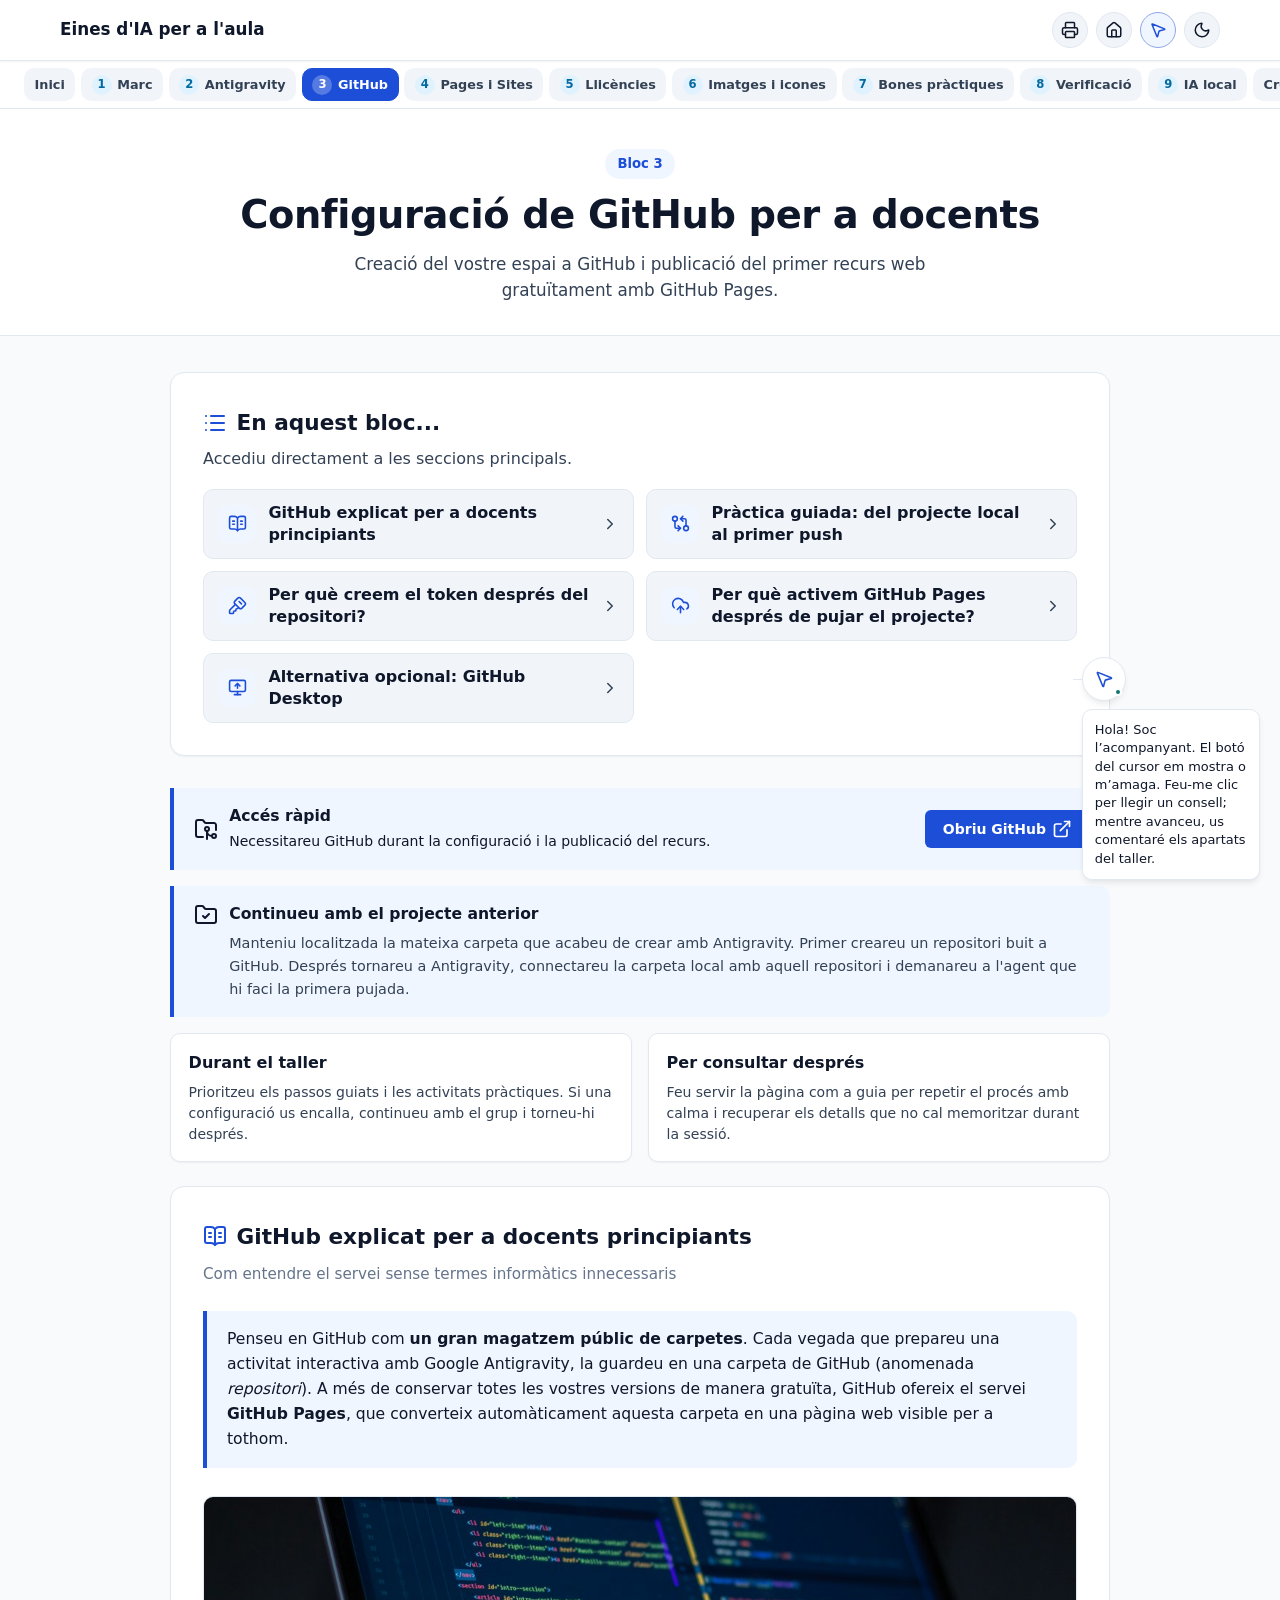
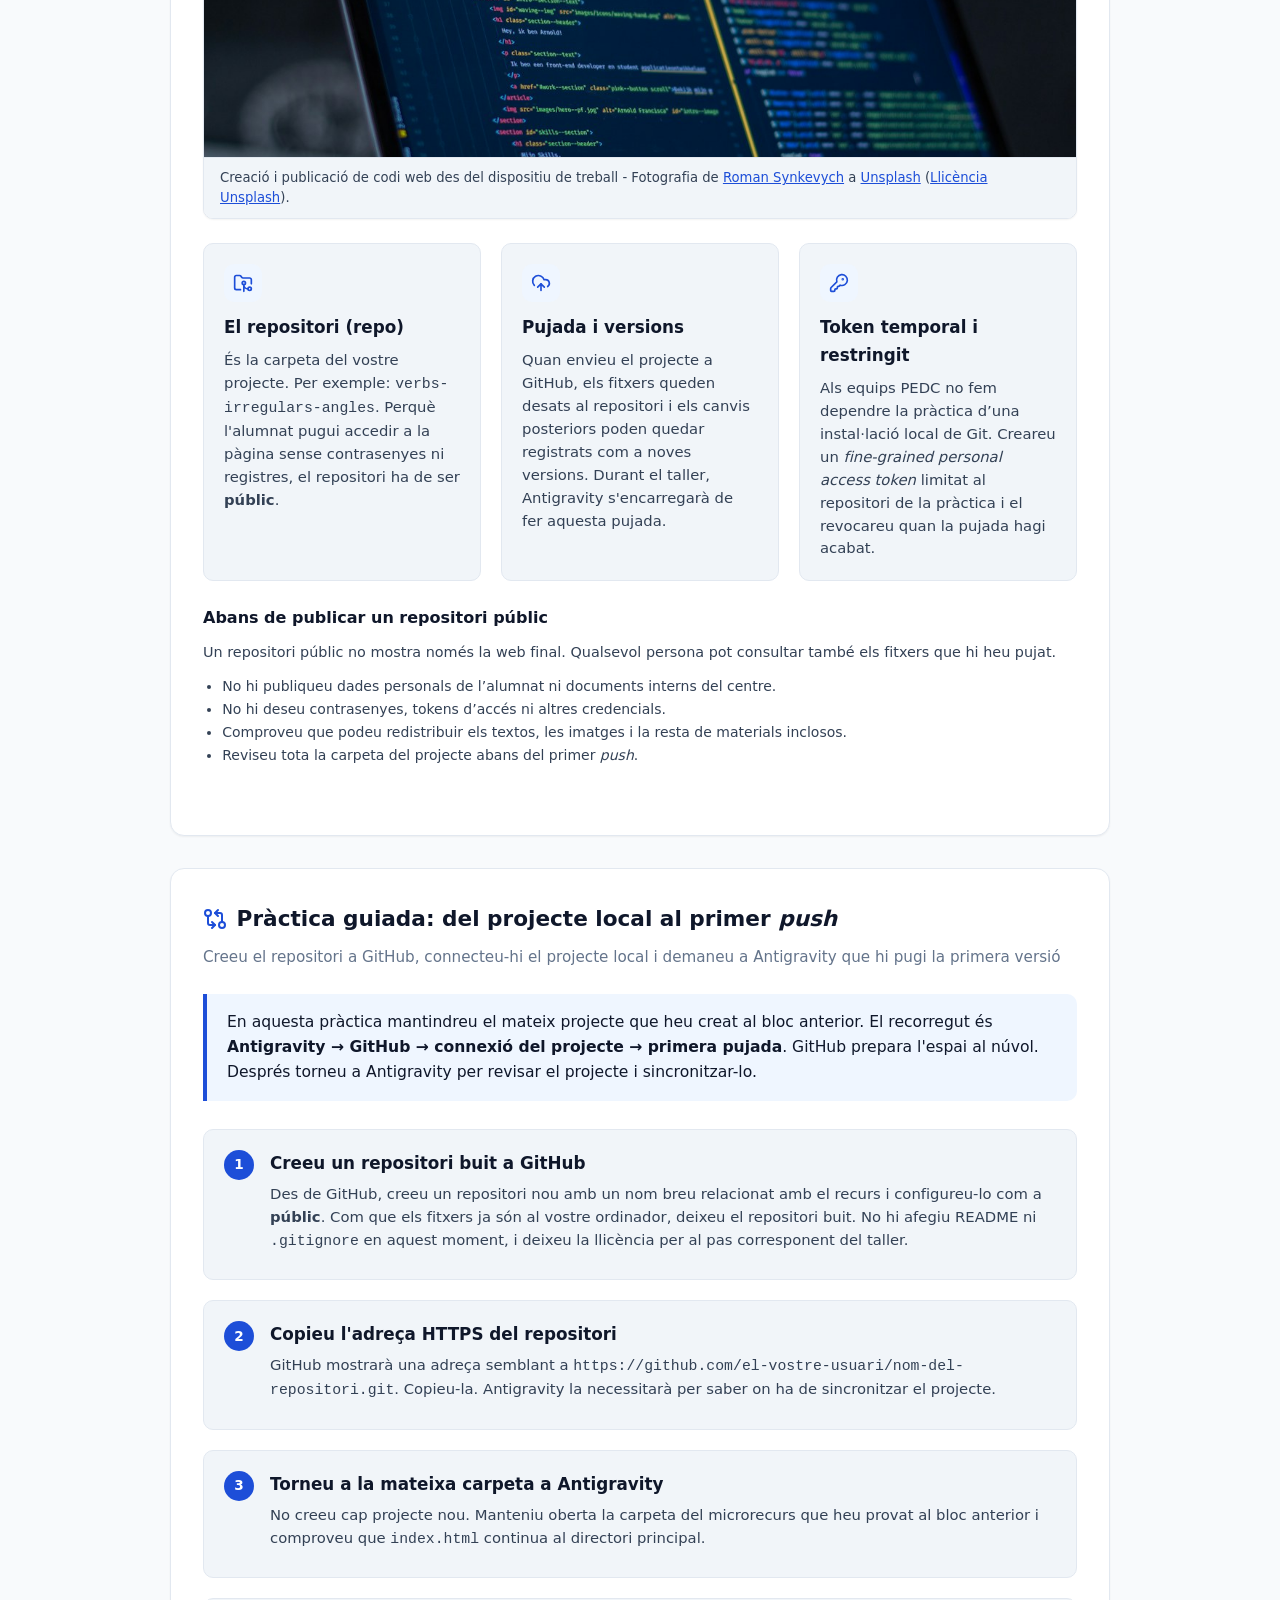
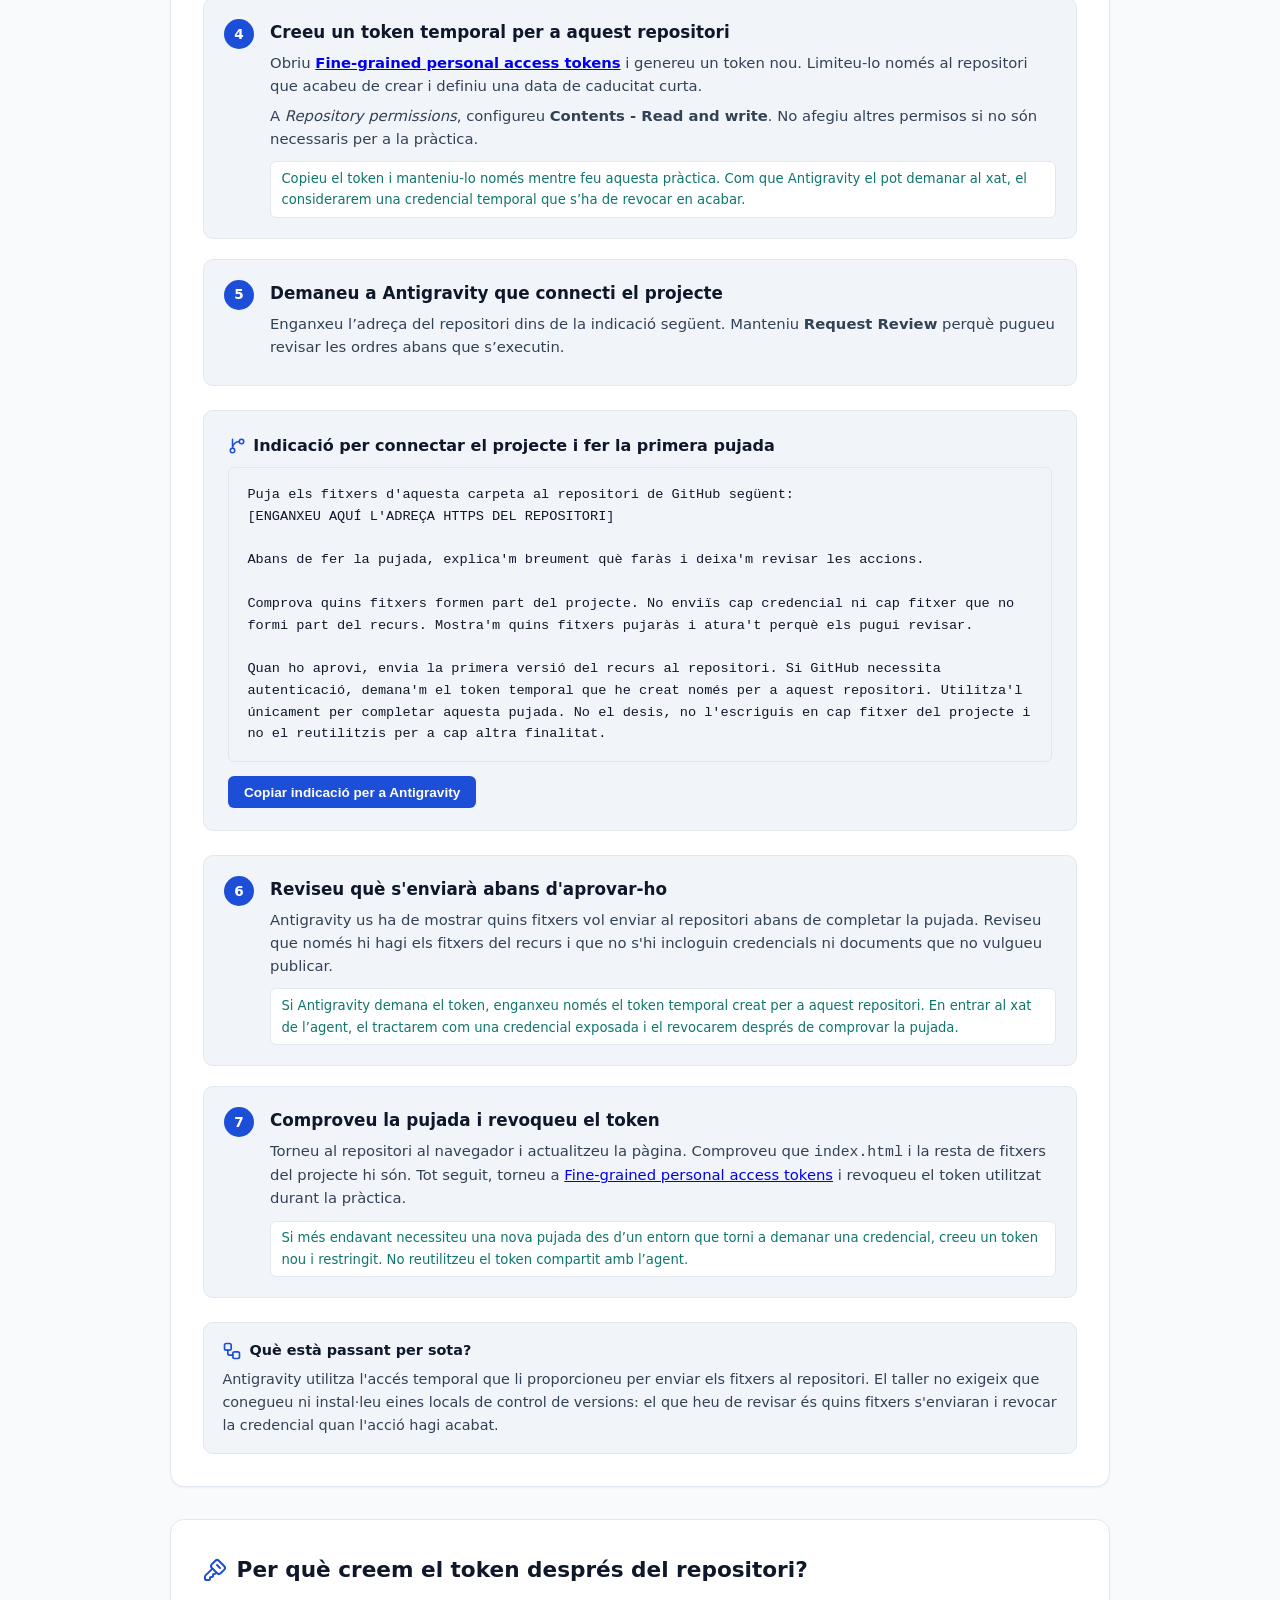
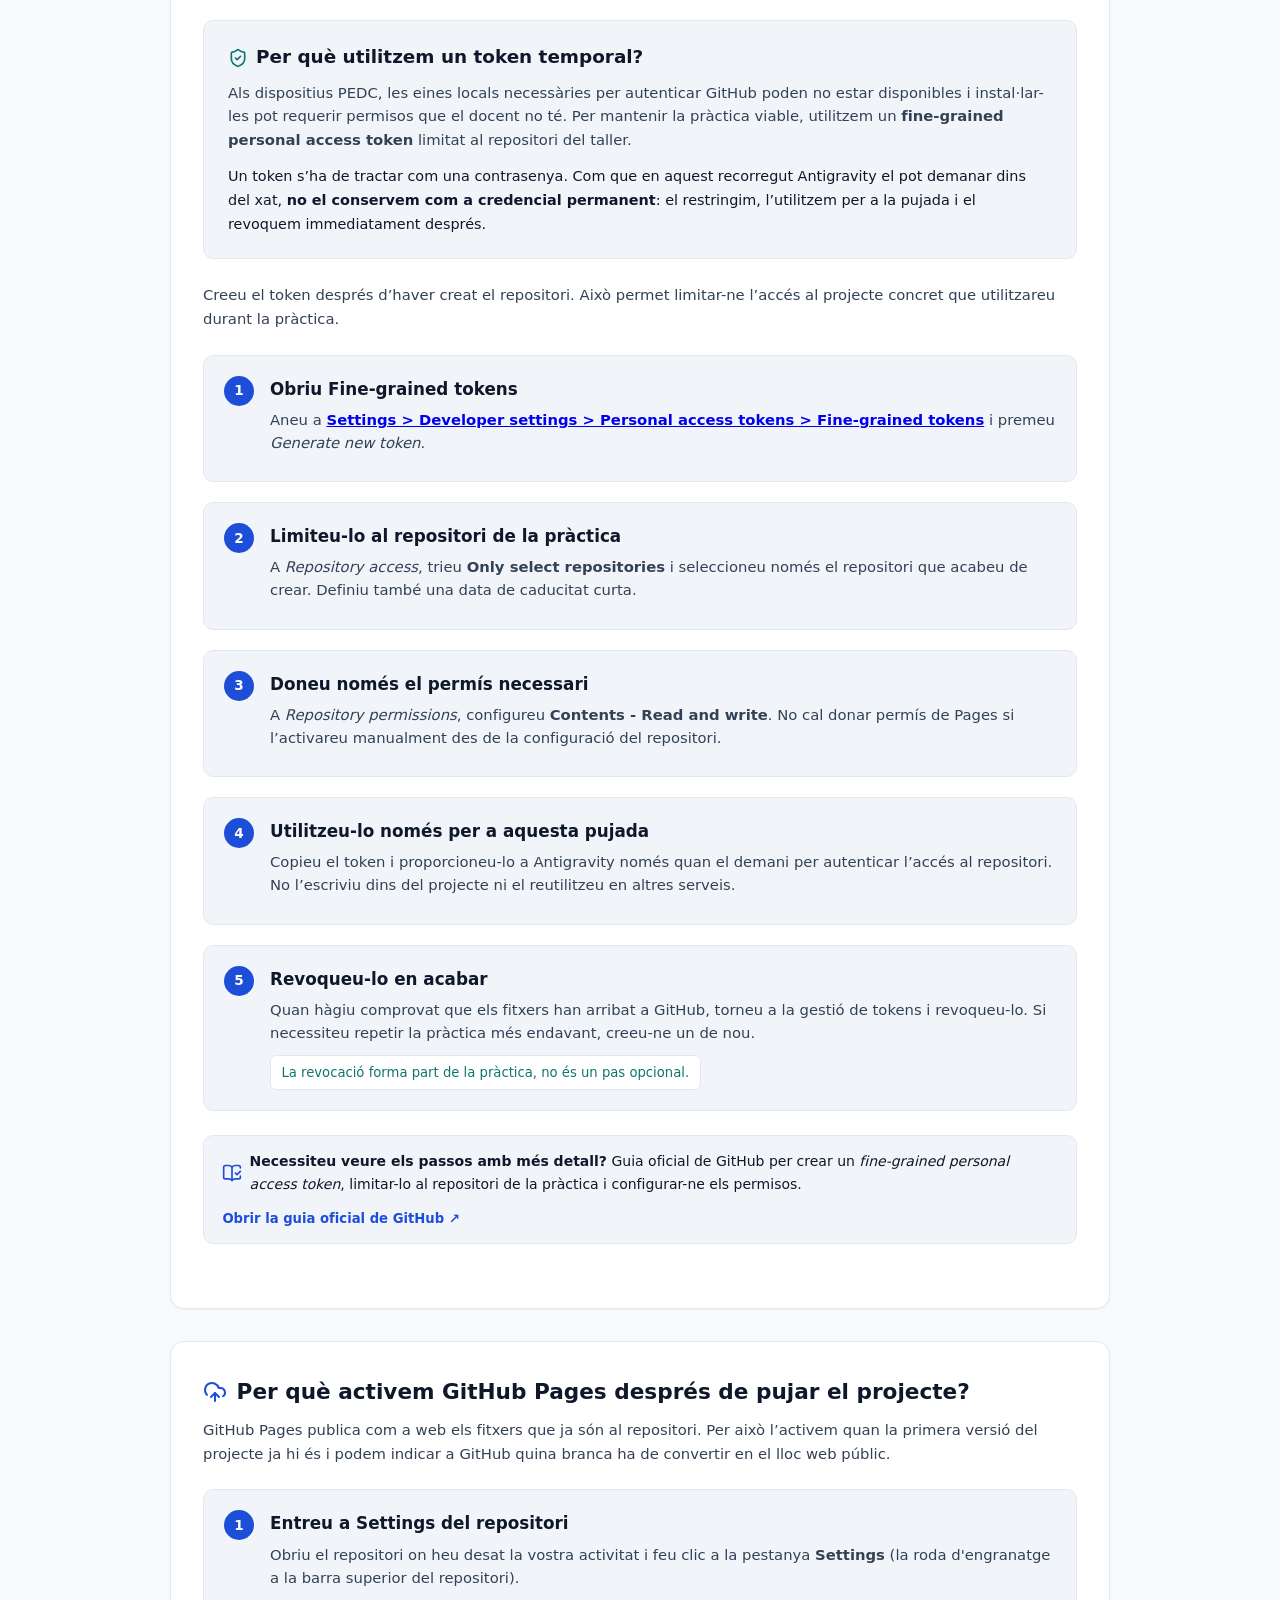
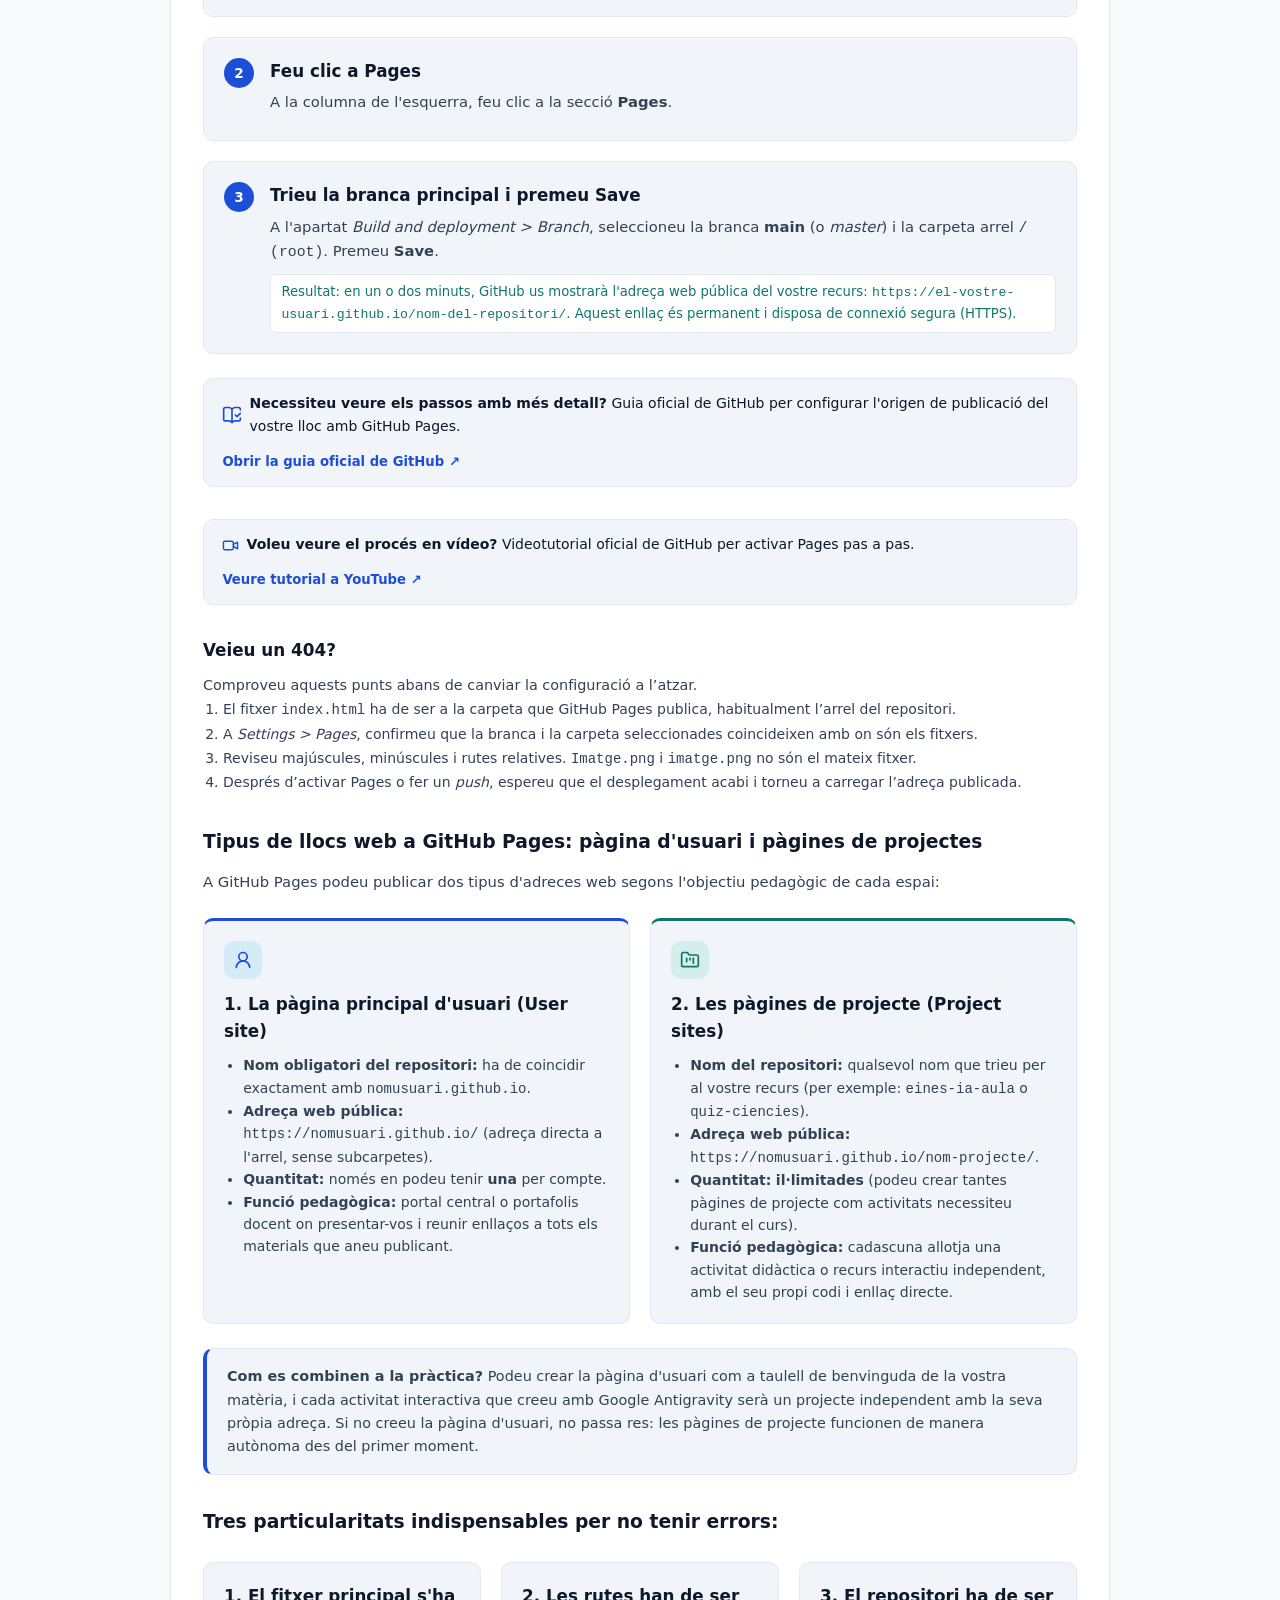
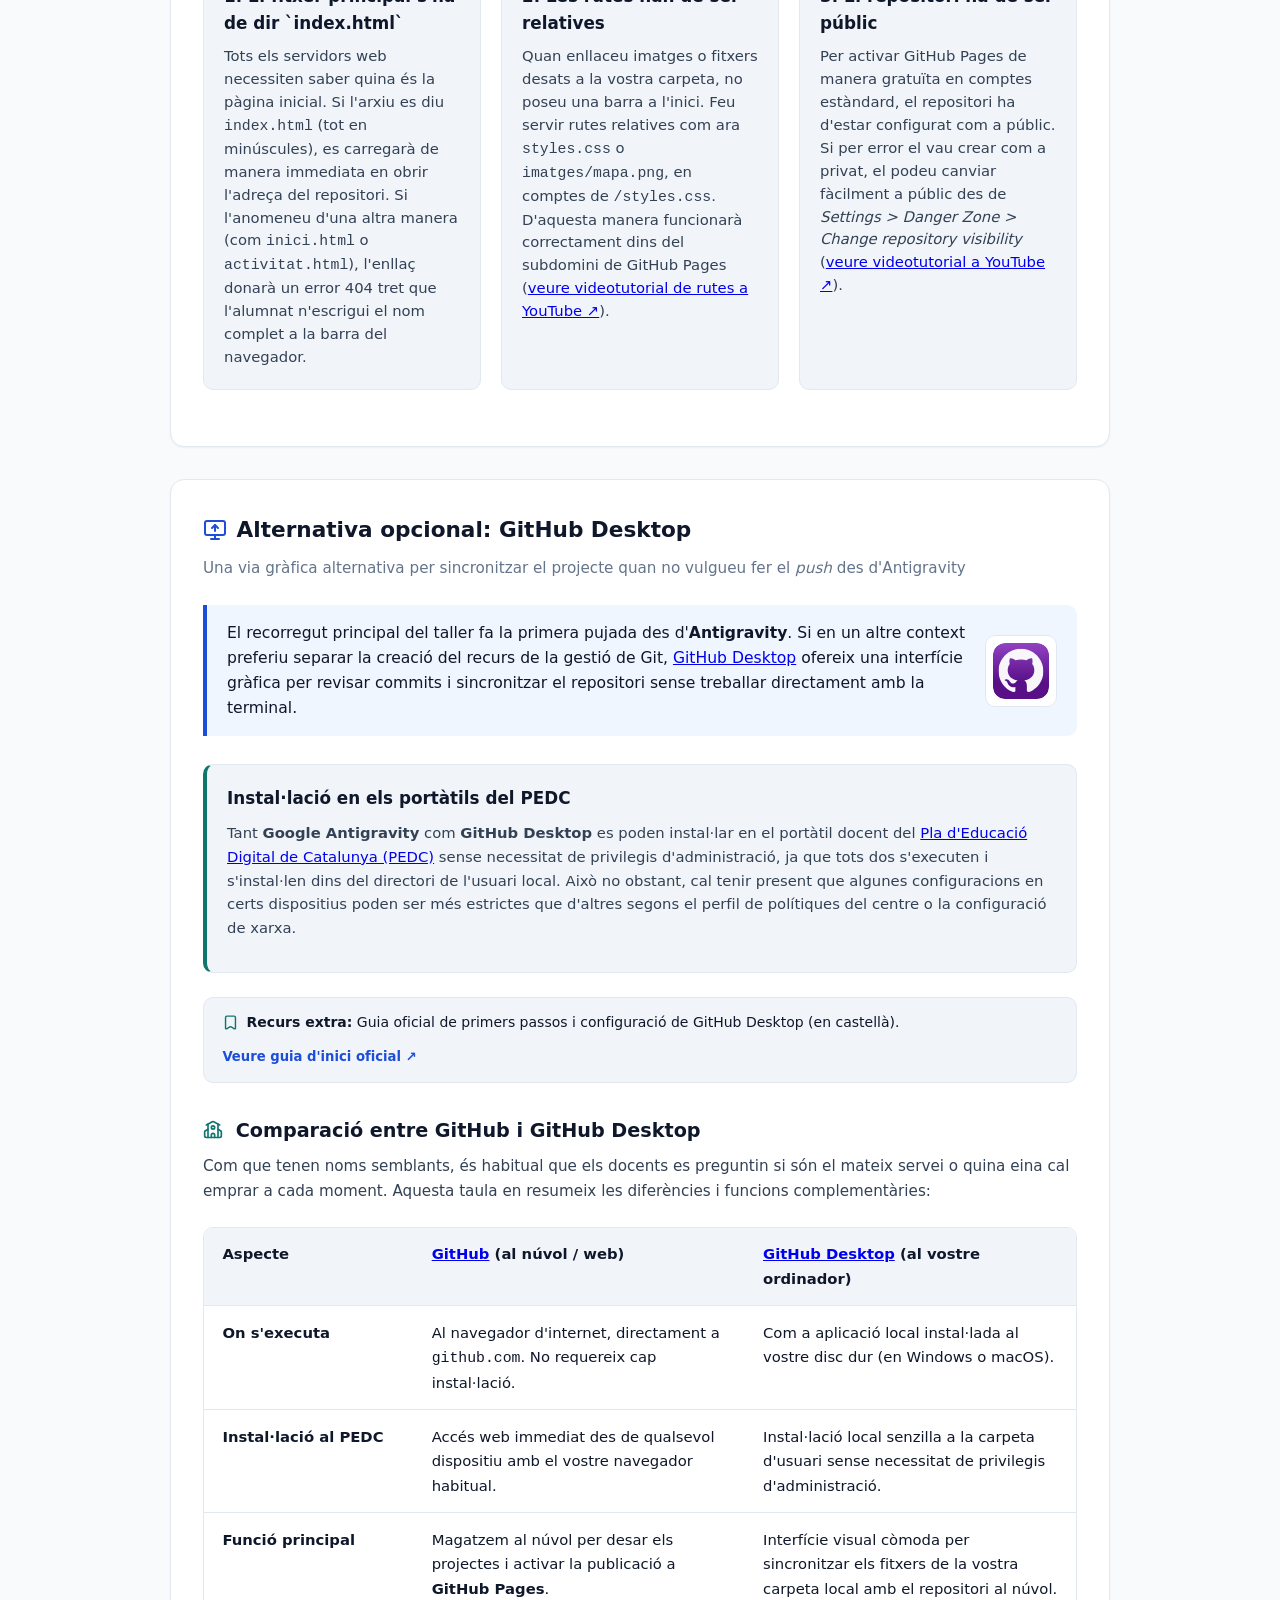
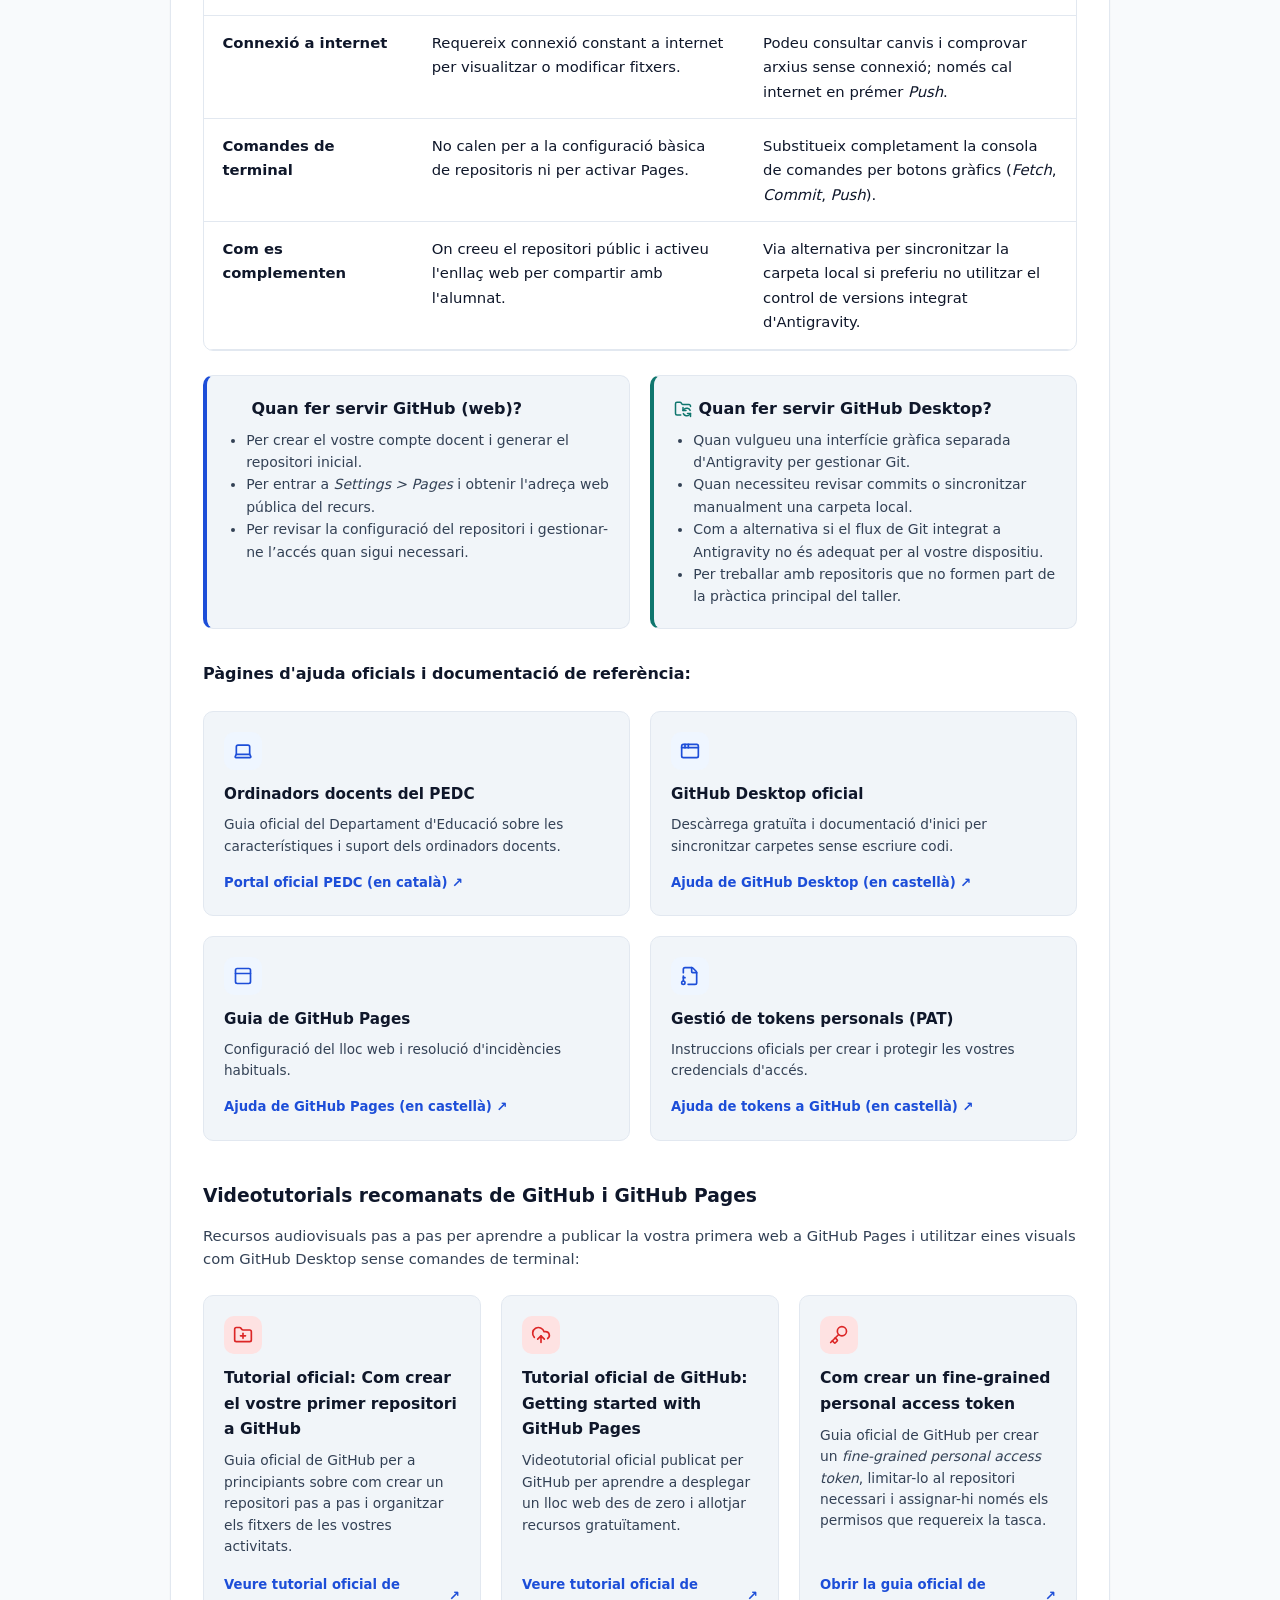
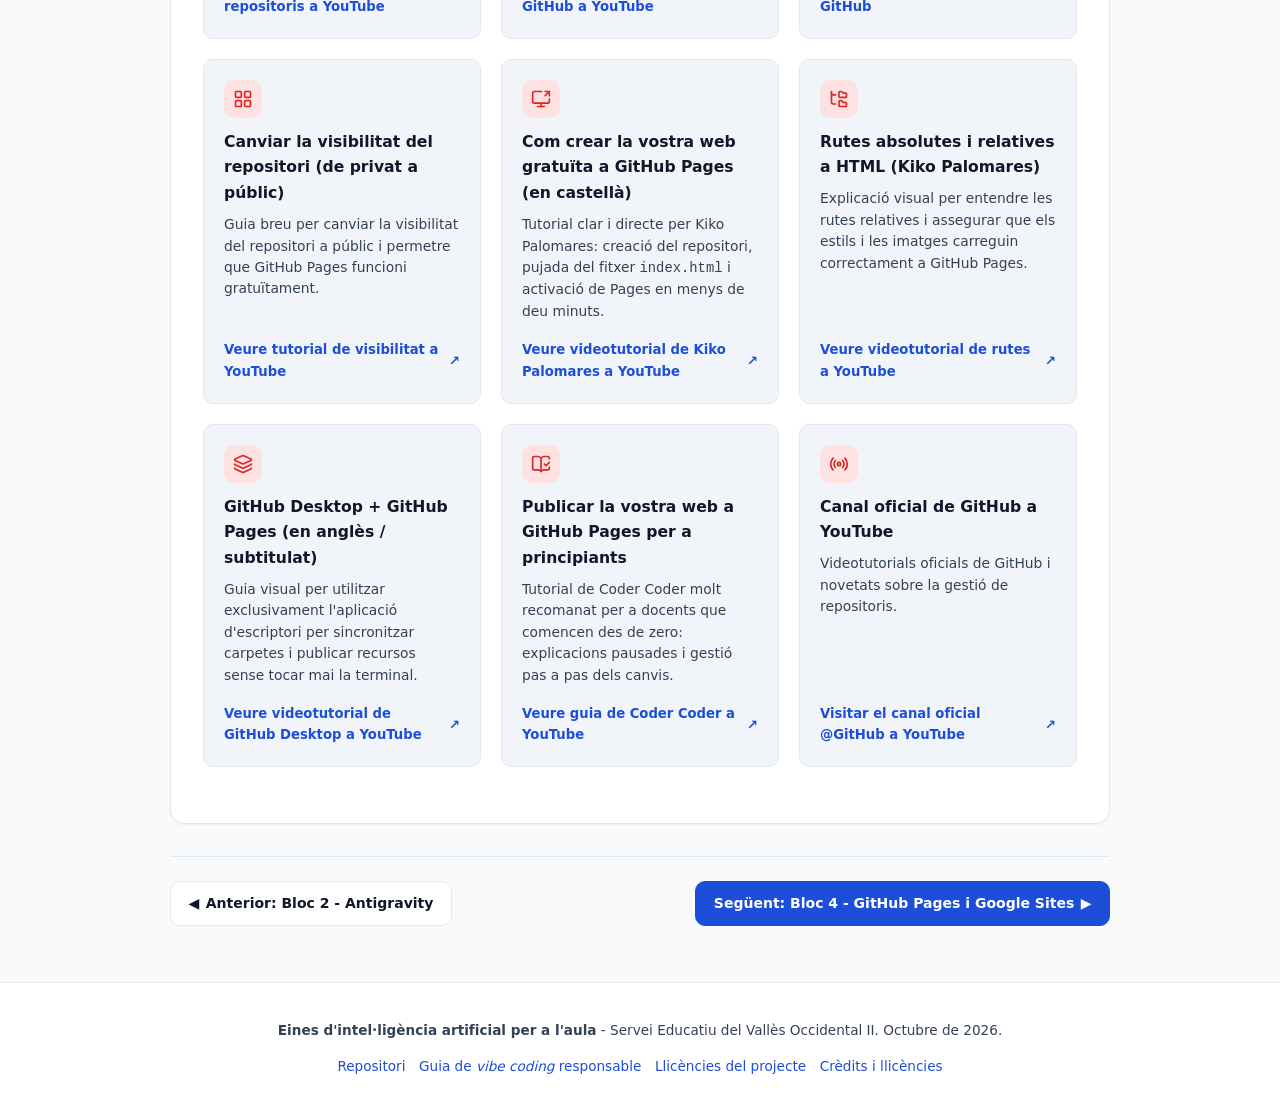
<file: bloc3-github.html>
<!DOCTYPE html><html lang="ca"><head>
  <meta charset="UTF-8">
  <meta name="viewport" content="width=device-width, initial-scale=1.0">
  <title>Bloc 3: configuració de GitHub | Eines d'IA per a l'aula</title>
  <meta name="description" content="Configuració de GitHub per a docents: repositoris, token temporal fine-grained, primera pujada des d’Antigravity i publicació amb GitHub Pages.">

  <!-- Metadades Open Graph / Xarxes socials (Link Preview) -->
  <meta property="og:type" content="article">
  <meta property="og:url" content="https://miquelangelfuentes.github.io/eines-ia-aula/bloc3-github.html">
  <meta property="og:title" content="Bloc 3: configuració de GitHub | Eines d'IA per a l'aula">
  <meta property="og:description" content="Repositoris, token temporal restringit i primera pujada des d’Antigravity abans de publicar amb GitHub Pages.">
  <meta property="og:image" content="https://miquelangelfuentes.github.io/eines-ia-aula/assets/images/unsplash/bloc3-github.jpg">
  <meta property="og:image:width" content="1200">
  <meta property="og:image:height" content="630">

  <!-- Metadades Twitter Card -->
  <meta name="twitter:card" content="summary_large_image">
  <meta name="twitter:title" content="Bloc 3: configuració de GitHub | Eines d'IA per a l'aula">
  <meta name="twitter:description" content="Repositoris, token temporal restringit i primera pujada des d’Antigravity abans de publicar amb GitHub Pages.">
  <meta name="twitter:image" content="https://miquelangelfuentes.github.io/eines-ia-aula/assets/images/unsplash/bloc3-github.jpg">

  <link rel="stylesheet" href="styles.css?v=9">
  <link rel="icon" type="image/svg+xml" href="favicon.svg">
  <link rel="alternate icon" type="image/png" href="favicon.png">
  <link rel="apple-touch-icon" href="favicon.png">
  <link rel="prev" href="bloc2-antigravity.html">
  <link rel="next" href="bloc4-pages-sites.html">
</head>
<body>
  <a href="#contingut-principal" class="skip-link">Salta directament al contingut</a><noscript>&lt;div class="noscript-notice"&gt;&lt;strong&gt;JavaScript està desactivat.&lt;/strong&gt; Podeu llegir el contingut del material, però algunes funcions interactives, com el qüestionari, el generador d’indicacions o la llista de verificació, no estaran disponibles.&lt;/div&gt;</noscript>

  <!-- Barra superior -->
  <header class="top-bar">
    <div class="top-bar-container">
      <a href="index.html" class="brand-section">
        <div class="brand-title">Eines d'IA per a l'aula</div>
      </a>

      <div class="controls-group">
        <div class="print-menu-container">
          <button id="btn-print-menu" class="btn-icon" type="button" aria-label="Opcions d'impressió" title="Imprimir" aria-haspopup="true" aria-expanded="false">
            <i data-lucide="printer"></i>
          </button>
          <div id="print-dropdown" class="print-dropdown" role="menu">
            <button type="button" class="print-dropdown-item" id="btn-print-page" role="menuitem">
              <i data-lucide="file-text" style="width:16px;height:16px;"></i>
              <span>Imprimir aquesta pàgina</span>
            </button>
            <a href="imprimir-tot.html?print=1" class="print-dropdown-item" id="btn-print-all" role="menuitem">
              <i data-lucide="book-open" style="width:16px;height:16px;"></i>
              <span>Imprimir tota la presentació</span>
            </a>
          </div>
        </div>
        <a href="index.html" class="btn-icon" title="Tornar a l'inici" aria-label="Tornar a l'inici">
          <i data-lucide="home"></i>
        </a>
        <button id="btn-toggle-theme" class="btn-icon" type="button" aria-label="Canviar tema" title="Canviar tema">
          <span id="theme-icon"><i data-lucide="moon"></i></span>
        </button>
      </div>
    </div>
  </header>

  <!-- Navegació de blocs -->
  <nav class="blocks-nav-bar" aria-label="Índex de blocs">
    <ul class="blocks-nav-list">
      <li><a href="index.html" class="block-nav-link">Inici</a></li>
      <li><a href="bloc1-marc.html" class="block-nav-link"><span class="nav-num-pill">1</span> Marc</a></li>
      <li><a href="bloc2-antigravity.html" class="block-nav-link"><span class="nav-num-pill">2</span> Antigravity</a></li>
      <li><a href="bloc3-github.html" class="block-nav-link active"><span class="nav-num-pill">3</span> GitHub</a></li>
      <li><a href="bloc4-pages-sites.html" class="block-nav-link"><span class="nav-num-pill">4</span> Pages i Sites</a></li>
      <li><a href="bloc5-llicencies.html" class="block-nav-link"><span class="nav-num-pill">5</span> Llicències</a></li>
      <li><a href="bloc6-recursos-visuals.html" class="block-nav-link"><span class="nav-num-pill">6</span> Imatges i icones</a></li>
      <li><a href="bloc7-bones-practiques.html" class="block-nav-link"><span class="nav-num-pill">7</span> Bones pràctiques</a></li>
      <li><a href="bloc8-verificacio.html" class="block-nav-link"><span class="nav-num-pill">8</span> Verificació</a></li>
      <li><a href="bloc9-per-continuar-explorant.html" class="block-nav-link"><span class="nav-num-pill">9</span> IA local</a></li>
      <li><a href="credits.html" class="block-nav-link">Crèdits</a></li>
    </ul>
  </nav>

  <!-- Capçalera del bloc -->
  <section class="page-hero">
    <div class="page-hero-inner">
      <span class="page-category-tag">Bloc 3</span>
      <h1>Configuració de GitHub per a docents</h1>
      <p class="page-hero-subtitle">
        Creació del vostre espai a GitHub i publicació del primer recurs web gratuïtament amb GitHub Pages.
      </p>
    </div>
  </section>

  <!-- Contingut del bloc 3 -->
  <main id="contingut-principal" class="main-content">
    <aside class="pedagogical-highlight" aria-label="Accés ràpid a GitHub" style="display:flex;align-items:center;justify-content:space-between;gap:1rem;flex-wrap:wrap;margin:0 0 1rem;">
      <div style="display:flex;align-items:center;gap:.7rem;flex:1 1 18rem;">
        <i data-lucide="folder-git-2" aria-hidden="true" style="width:24px;height:24px;flex:0 0 auto;"></i>
        <div><strong>Accés ràpid</strong><br><span style="font-size:.875rem;">Obriu GitHub per seguir la configuració i la publicació del recurs.</span></div>
      </div>
      <a class="btn-primary-action" href="https://github.com/" target="_blank" rel="noopener" style="text-decoration:none;">
        <span>Ves a GitHub</span><i data-lucide="external-link" aria-hidden="true"></i>
      </a>
    </aside>

    <aside class="pedagogical-highlight" aria-label="Continuïtat del projecte d'Antigravity" style="margin:0 0 1rem;">
      <div style="display:flex;align-items:flex-start;gap:.7rem;">
        <i data-lucide="folder-check" aria-hidden="true" style="width:24px;height:24px;flex:0 0 auto;margin-top:.1rem;"></i>
        <div>
          <strong>Continueu amb el projecte anterior</strong>
          <p style="margin:.35rem 0 0;font-size:.9rem;color:var(--text-muted);">Manteniu localitzada la mateixa carpeta que acabeu de crear amb Antigravity. Primer creareu un repositori buit a GitHub. Després tornareu a Antigravity, connectareu la carpeta local amb aquell repositori i demanareu a l'agent que hi faci la primera pujada.</p>
        </div>
      </div>
    </aside>

    <nav class="usage-paths" aria-label="Orientació d’ús del bloc">
    <a class="usage-path" href="#practica-taller">
      <strong>Durant el taller</strong>
      <span>Prioritzeu els passos guiats i les activitats pràctiques. Si una configuració us encalla, continueu amb el grup i torneu-hi després.</span>
    </a>
    <a class="usage-path" href="#guia-consulta">
      <strong>Per consultar després</strong>
      <span>Feu servir la pàgina com a guia per repetir el procés amb calma i recuperar els detalls que no cal memoritzar durant la sessió.</span>
    </a></nav>
    <div class="content-box" id="guia-consulta">
      <h2 style="display:flex; align-items:center; gap:.6rem;">
        <i data-lucide="book-open-text" aria-hidden="true" style="width:24px;height:24px;color:var(--accent-primary);flex:0 0 24px;"></i>
        <span>GitHub explicat per a docents principiants</span>
      </h2>
      <p class="lead-desc">Com entendre el servei sense termes informàtics innecessaris</p>

      <div class="pedagogical-highlight">
        Penseu en GitHub com <strong>un gran magatzem públic de carpetes</strong>. Cada vegada que prepareu una activitat interactiva amb Google Antigravity, la guardeu en una carpeta de GitHub (anomenada <em>repositori</em>). A més de conservar totes les vostres versions de manera gratuïta, GitHub ofereix el servei <strong>GitHub Pages</strong>, que converteix automàticament aquesta carpeta en una pàgina web visible per a tothom.
      </div>

      <figure class="inline-support-figure">
        <img src="assets/images/unsplash/bloc3-github.jpg" width="1200" height="630" alt="Pantalla d'ordinador amb codi i desenvolupament d'aplicacions web digitals" loading="lazy">
        <figcaption class="edu-caption">Creació i publicació de codi web des del dispositiu de treball — Fotografia de <a href="https://unsplash.com/@synkevych" target="_blank" rel="noopener">Roman Synkevych</a> a <a href="https://unsplash.com/photos/wxfRXTGpw0w" target="_blank" rel="noopener">Unsplash</a> (<a href="https://unsplash.com/license" target="_blank" rel="noopener">Llicència Unsplash</a>).</figcaption>
      </figure>

      <div class="cards-grid">
        <div class="card-item">
          <div class="card-item-icon"><i data-lucide="folder-git-2"></i></div>
          <h3>El repositori (repo)</h3>
          <p>
            És la carpeta del vostre projecte. Per exemple: <code>verbs-irregulars-angles</code>. Perquè l'alumnat pugui accedir a la pàgina sense contrasenyes ni registres, el repositori ha de ser <strong>públic</strong>.
          </p>
        </div>

        <div class="card-item">
          <div class="card-item-icon"><i data-lucide="upload-cloud"></i></div>
          <h3>Pujada i versions</h3>
          <p>Quan envieu el projecte a GitHub, els fitxers queden desats al repositori i els canvis posteriors poden quedar registrats com a noves versions. Durant el taller, Antigravity s'encarregarà de fer aquesta pujada.</p>
        </div>

        <div class="card-item">
          <div class="card-item-icon"><i data-lucide="key-round"></i></div>
          <h3>Token temporal i restringit</h3>
          <p>Als equips PEDC no fem dependre la pràctica d’una instal·lació local de Git. Creareu un <em>fine-grained personal access token</em> limitat al repositori de la pràctica i el revocareu quan la pujada hagi acabat.</p>
        </div>
      </div>

      <div data-content-fix="public-repo-warning" style="margin-top: 1.5rem; margin-bottom: 2.25rem;">
        <h3 style="font-size: 1rem; margin-bottom: 0.55rem;">Abans de publicar un repositori públic</h3>
        <p style="font-size: 0.9rem; color: var(--text-muted); margin-bottom: 0.65rem;">Un repositori públic no mostra només la web final. Qualsevol persona pot consultar també els fitxers que hi heu pujat.</p>
        <ul style="padding-left: 1.2rem; font-size: 0.875rem; color: var(--text-muted); line-height: 1.65; margin-bottom: 0;">
          <li>No hi publiqueu dades personals de l’alumnat ni documents interns del centre.</li>
          <li>No hi deseu contrasenyes, tokens d’accés ni altres credencials.</li>
          <li>Comproveu que podeu redistribuir els textos, les imatges i la resta de materials inclosos.</li>
          <li>Reviseu tota la carpeta del projecte abans del primer <em>push</em>.</li>
        </ul>
      </div>

    </div>

    <!-- Pràctica principal: Antigravity -> GitHub -> Antigravity -> push -->
    <div class="content-box" id="practica-taller">
      <h2 style="display:flex; align-items:center; gap:.6rem;">
        <i data-lucide="git-compare-arrows" aria-hidden="true" style="width:24px;height:24px;color:var(--accent-primary);flex:0 0 24px;"></i>
        <span>Pràctica guiada: del projecte local al primer <em>push</em></span>
      </h2>
      <p class="lead-desc">Creeu el repositori a GitHub, connecteu-hi el projecte local i demaneu a Antigravity que hi pugi la primera versió</p>

      <div class="pedagogical-highlight">
        En aquesta pràctica mantindreu el mateix projecte que heu creat al bloc anterior. El recorregut és <strong>Antigravity → GitHub → connexió del projecte → primera pujada</strong>. GitHub prepara l'espai al núvol. Després torneu a Antigravity per revisar el projecte i sincronitzar-lo.
      </div>

      <div class="ordered-steps">
        <div class="ordered-step-item">
          <div class="step-indicator">1</div>
          <div class="step-content">
            <h3>Creeu un repositori buit a GitHub</h3>
            <p>Des de GitHub, creeu un repositori nou amb un nom breu relacionat amb el recurs i configureu-lo com a <strong>públic</strong>. Com que els fitxers ja són al vostre ordinador, deixeu el repositori buit. No hi afegiu README ni <code>.gitignore</code> en aquest moment, i deixeu la llicència per al pas corresponent del taller.</p>
          </div>
        </div>

        <div class="ordered-step-item">
          <div class="step-indicator">2</div>
          <div class="step-content">
            <h3>Copieu l'adreça HTTPS del repositori</h3>
            <p>GitHub mostrarà una adreça semblant a <code>https://github.com/el-vostre-usuari/nom-del-repositori.git</code>. Copieu-la. Antigravity la necessitarà per saber on ha de sincronitzar el projecte.</p>
          </div>
        </div>

        <div class="ordered-step-item">
          <div class="step-indicator">3</div>
          <div class="step-content">
            <h3>Torneu a la mateixa carpeta a Antigravity</h3>
            <p>No creeu cap projecte nou. Manteniu oberta la carpeta del microrecurs que heu provat al bloc anterior i comproveu que <code>index.html</code> continua al directori principal.</p>
          </div>
        </div>

        <div class="ordered-step-item">
          <div class="step-indicator">4</div>
          <div class="step-content">
            <h3>Creeu un token temporal per a aquest repositori</h3>
            <p>Obriu <a href="https://github.com/settings/personal-access-tokens" target="_blank" rel="noopener"><strong>Fine-grained personal access tokens</strong></a> i genereu un token nou. Limiteu-lo només al repositori que acabeu de crear i definiu una data de caducitat curta.</p>
            <p>A <em>Repository permissions</em>, configureu <strong>Contents - Read and write</strong>. No afegiu altres permisos si no són necessaris per a la pràctica.</p>
            <span class="step-tip">Copieu el token i manteniu-lo només mentre feu aquesta pràctica. Com que Antigravity el pot demanar al xat, el considerarem una credencial temporal que s’ha de revocar en acabar.</span>
          </div>
        </div>

        <div class="ordered-step-item">
          <div class="step-indicator">5</div>
          <div class="step-content">
            <h3>Demaneu a Antigravity que connecti el projecte</h3>
            <p>Enganxeu l’adreça del repositori dins de la indicació següent. Manteniu <strong>Request Review</strong> perquè pugueu revisar les ordres abans que s’executin.</p>
          </div>
        </div>
      </div>

      <div style="margin-top:1rem;background:var(--bg-subtle);border:1px solid var(--border-color);border-radius:var(--radius-md);padding:1.35rem 1.5rem;">
        <h3 style="font-size:1rem;margin-bottom:.5rem;display:flex;align-items:center;gap:.45rem;">
          <i data-lucide="git-branch" style="width:18px;height:18px;color:var(--accent-primary);"></i>
          Indicació per connectar el projecte i fer la primera pujada
        </h3>
        <pre id="github-first-push-prompt" style="background:var(--bg-card);padding:1rem 1.15rem;border-radius:var(--radius-sm);border:1px solid var(--border-color);font-family:ui-monospace,SFMono-Regular,Menlo,Monaco,Consolas,monospace;font-size:.85rem;line-height:1.6;white-space:pre-wrap;word-break:break-word;color:var(--text-main);margin:0;">Puja els fitxers d'aquesta carpeta al repositori de GitHub següent:
[ENGANXEU AQUÍ L'ADREÇA HTTPS DEL REPOSITORI]

Abans de fer la pujada, explica'm breument què faràs i deixa'm revisar les accions.

Comprova quins fitxers formen part del projecte. No enviïs cap credencial ni cap fitxer que no formi part del recurs. Mostra'm quins fitxers pujaràs i atura't perquè els pugui revisar.

Quan ho aprovi, envia la primera versió del recurs al repositori. Si GitHub necessita autenticació, demana'm el token temporal que he creat només per a aquest repositori. Utilitza'l únicament per completar aquesta pujada. No el desis, no l'escriguis en cap fitxer del projecte i no el reutilitzis per a cap altra finalitat.</pre>
        <button class="copy-btn btn-primary-action" data-target="github-first-push-prompt" type="button" style="margin-top:.85rem;font-size:.85rem;padding:.55rem 1rem;">
          Copiar indicació per a Antigravity
        </button>
      </div>

      <div class="ordered-steps" style="margin-top:1.5rem;">
        <div class="ordered-step-item">
          <div class="step-indicator">6</div>
          <div class="step-content">
            <h3>Reviseu què s'enviarà abans d'aprovar-ho</h3>
            <p>Antigravity us ha de mostrar quins fitxers vol enviar al repositori abans de completar la pujada. Reviseu que només hi hagi els fitxers del recurs i que no s'hi incloguin credencials ni documents que no vulgueu publicar.</p>
            <span class="step-tip">Si Antigravity demana el token, enganxeu només el token temporal creat per a aquest repositori. En entrar al xat de l’agent, el tractarem com una credencial exposada i el revocarem després de comprovar la pujada.</span>
          </div>
        </div>

        <div class="ordered-step-item">
          <div class="step-indicator">7</div>
          <div class="step-content">
            <h3>Comproveu la pujada i revoqueu el token</h3>
            <p>Torneu al repositori al navegador i actualitzeu la pàgina. Comproveu que <code>index.html</code> i la resta de fitxers del projecte hi són. Tot seguit, torneu a <a href="https://github.com/settings/personal-access-tokens" target="_blank" rel="noopener">Fine-grained personal access tokens</a> i revoqueu el token utilitzat durant la pràctica.</p>
            <span class="step-tip">Si més endavant necessiteu una nova pujada des d’un entorn que torni a demanar una credencial, creeu un token nou i restringit. No reutilitzeu el token compartit amb l’agent.</span>
          </div>
        </div>
      </div>

      <div style="margin-top:1.5rem;padding:1rem 1.15rem;background:var(--bg-subtle);border:1px solid var(--border-color);border-radius:var(--radius-md);font-size:.9rem;color:var(--text-muted);line-height:1.6;">
        <div style="display:flex;align-items:center;gap:.45rem;margin-bottom:.35rem;">
          <i data-lucide="workflow" aria-hidden="true" style="width:20px;height:20px;flex:0 0 auto;color:var(--accent-primary);"></i>
          <strong style="color:var(--text-main);">Què està passant per sota?</strong>
        </div>
        Antigravity utilitza l'accés temporal que li proporcioneu per enviar els fitxers al repositori. El taller no exigeix que conegueu ni instal·leu eines locals de control de versions: el que heu de revisar és quins fitxers s'enviaran i revocar la credencial quan l'acció hagi acabat.
      </div>
    </div>

    <div class="content-box" id="token-repositori">
      <h2 style="display:flex; align-items:center; gap:.6rem;">
        <i data-lucide="key-square" aria-hidden="true" style="width:24px;height:24px;color:var(--accent-primary);flex:0 0 24px;"></i>
        <span>Per què creem el token després del repositori?</span>
      </h2>

      <!-- Token temporal per al taller -->
      <div style="margin-top: 2rem; background: var(--bg-subtle); border: 1px solid var(--border-color); border-radius: var(--radius-md); padding: 1.35rem 1.5rem;">
        <h3 style="font-size: 1.15rem; margin-bottom: 0.5rem; color: var(--text-main); display: flex; align-items: center; gap: 0.5rem;">
          <i data-lucide="shield-check" class="lucide" style="width: 20px; height: 20px; color: var(--accent-secondary);"></i>
          Per què utilitzem un token temporal?
        </h3>
        <p style="font-size: 0.925rem; color: var(--text-muted); line-height: 1.6; margin-bottom: 0.85rem;">Als dispositius PEDC, les eines locals necessàries per autenticar GitHub poden no estar disponibles i instal·lar-les pot requerir permisos que el docent no té. Per mantenir la pràctica viable, utilitzem un <strong>fine-grained personal access token</strong> limitat al repositori del taller.</p>
        <p style="font-size: 0.9rem; margin-bottom: 0;">Un token s’ha de tractar com una contrasenya. Com que en aquest recorregut Antigravity el pot demanar dins del xat, <strong>no el conservem com a credencial permanent</strong>: el restringim, l’utilitzem per a la pujada i el revoquem immediatament després.</p>
      </div>

      <div data-content-fix="fine-grained-only" style="margin-top:1.5rem;">
        <p style="color:var(--text-muted);font-size:.925rem;line-height:1.6">Creeu el token després d’haver creat el repositori. Això permet limitar-ne l’accés al projecte concret que utilitzareu durant la pràctica.</p>
        <div class="ordered-steps">
          <div class="ordered-step-item"><div class="step-indicator">1</div><div class="step-content"><h3>Obriu Fine-grained tokens</h3><p>Aneu a <a href="https://github.com/settings/personal-access-tokens" target="_blank" rel="noopener"><strong>Settings &gt; Developer settings &gt; Personal access tokens &gt; Fine-grained tokens</strong></a> i premeu <em>Generate new token</em>.</p></div></div>
          <div class="ordered-step-item"><div class="step-indicator">2</div><div class="step-content"><h3>Limiteu-lo al repositori de la pràctica</h3><p>A <em>Repository access</em>, trieu <strong>Only select repositories</strong> i seleccioneu només el repositori que acabeu de crear. Definiu també una data de caducitat curta.</p></div></div>
          <div class="ordered-step-item"><div class="step-indicator">3</div><div class="step-content"><h3>Doneu només el permís necessari</h3><p>A <em>Repository permissions</em>, configureu <strong>Contents - Read and write</strong>. No cal donar permís de Pages si l’activareu manualment des de la configuració del repositori.</p></div></div>
          <div class="ordered-step-item"><div class="step-indicator">4</div><div class="step-content"><h3>Utilitzeu-lo només per a aquesta pujada</h3><p>Copieu el token i proporcioneu-lo a Antigravity només quan el demani per autenticar l’accés al repositori. No l’escriviu dins del projecte ni el reutilitzeu en altres serveis.</p></div></div>
          <div class="ordered-step-item"><div class="step-indicator">5</div><div class="step-content"><h3>Revoqueu-lo en acabar</h3><p>Quan hàgiu comprovat que els fitxers han arribat a GitHub, torneu a la gestió de tokens i revoqueu-lo. Si necessiteu repetir la pràctica més endavant, creeu-ne un de nou.</p><span class="step-tip">La revocació forma part de la pràctica, no és un pas opcional.</span></div></div>
        </div>
      </div>

      <div style="margin-top: 1rem; margin-bottom: 2rem; padding: 0.85rem 1.15rem; background: var(--bg-subtle); border-radius: var(--radius-md); border: 1px solid var(--border-color); display: flex; align-items: center; justify-content: space-between; flex-wrap: wrap; gap: 0.75rem;">
        <span style="font-size: 0.875rem; color: var(--text-main); display: inline-flex; align-items: center; gap: 0.45rem;">
          <i data-lucide="book-open-check" style="width: 20px; height: 20px; flex: 0 0 auto; color: var(--accent-primary);"></i>
          <span><strong>Necessiteu veure els passos amb més detall?</strong> Guia oficial de GitHub per crear un <em>fine-grained personal access token</em>, limitar-lo al repositori de la pràctica i configurar-ne els permisos.</span>
        </span>
        <a href="https://docs.github.com/en/authentication/keeping-your-account-and-data-secure/managing-your-personal-access-tokens#creating-a-fine-grained-personal-access-token" target="_blank" rel="noopener" style="font-size: 0.825rem; font-weight: 600; color: var(--accent-primary); text-decoration: none; display: inline-flex; align-items: center; gap: 0.3rem;">
          <span>Obrir la guia oficial de GitHub</span> ↗
        </a>
      </div>
    </div>

    <div class="content-box" id="github-pages-publicacio">
      <h2 style="display:flex; align-items:center; gap:.6rem;">
        <i data-lucide="cloud-upload" aria-hidden="true" style="width:24px;height:24px;color:var(--accent-primary);flex:0 0 24px;"></i>
        <span>Per què activem GitHub Pages després de pujar el projecte?</span>
      </h2>
      <p style="color:var(--text-muted);font-size:.925rem;line-height:1.6;margin-bottom:1.25rem;">GitHub Pages publica com a web els fitxers que ja són al repositori. Per això l’activem quan la primera versió del projecte ja hi és i podem indicar a GitHub quina branca ha de convertir en el lloc web públic.</p>

      <div class="ordered-steps">
        <div class="ordered-step-item">
          <div class="step-indicator">1</div>
          <div class="step-content">
            <h3>Entreu a Settings del repositori</h3>
            <p>
              Obriu el repositori on heu desat la vostra activitat i feu clic a la pestanya <strong>Settings</strong> (la roda d'engranatge a la barra superior del repositori).
            </p>
          </div>
        </div>

        <div class="ordered-step-item">
          <div class="step-indicator">2</div>
          <div class="step-content">
            <h3>Feu clic a Pages</h3>
            <p>
              A la columna de l'esquerra, feu clic a la secció <strong>Pages</strong>.
            </p>
          </div>
        </div>

        <div class="ordered-step-item">
          <div class="step-indicator">3</div>
          <div class="step-content">
            <h3>Trieu la branca principal i premeu Save</h3>
            <p>
              A l'apartat <em>Build and deployment &gt; Branch</em>, seleccioneu la branca <strong>main</strong> (o <em>master</em>) i la carpeta arrel <code>/ (root)</code>. Premeu <strong>Save</strong>.
            </p>
            <span class="step-tip">Resultat: en un o dos minuts, GitHub us mostrarà l'adreça web pública del vostre recurs: <code>https://el-vostre-usuari.github.io/nom-del-repositori/</code>. Aquest enllaç és permanent i disposa de connexió segura (HTTPS).</span>
          </div>
        </div>
      </div>

      <div style="margin-top: 1rem; margin-bottom: 2rem; padding: 0.85rem 1.15rem; background: var(--bg-subtle); border-radius: var(--radius-md); border: 1px solid var(--border-color); display: flex; align-items: center; justify-content: space-between; flex-wrap: wrap; gap: 0.75rem;">
        <span style="font-size: 0.875rem; color: var(--text-main); display: inline-flex; align-items: center; gap: 0.45rem;">
          <i data-lucide="book-open-check" style="width: 20px; height: 20px; flex: 0 0 auto; color: var(--accent-primary);"></i>
          <span><strong>Necessiteu veure els passos amb més detall?</strong> Guia oficial de GitHub per configurar l'origen de publicació del vostre lloc amb GitHub Pages.</span>
        </span>
        <a href="https://docs.github.com/es/pages/getting-started-with-github-pages/configuring-a-publishing-source-for-your-github-pages-site" target="_blank" rel="noopener" style="font-size: 0.825rem; font-weight: 600; color: var(--accent-primary); text-decoration: none; display: inline-flex; align-items: center; gap: 0.3rem;">
          <span>Obrir la guia oficial de GitHub</span> ↗
        </a>
      </div>

      <div style="margin-top: 1rem; margin-bottom: 2rem; padding: 0.85rem 1.15rem; background: var(--bg-subtle); border-radius: var(--radius-md); border: 1px solid var(--border-color); display: flex; align-items: center; justify-content: space-between; flex-wrap: wrap; gap: 0.75rem;">
        <span style="font-size: 0.875rem; color: var(--text-main); display: inline-flex; align-items: center; gap: 0.45rem;">
          <i data-lucide="video" style="width: 17px; height: 17px; color: var(--accent-primary);"></i>
          <span><strong>Voleu veure el procés en vídeo?</strong> Videotutorial oficial de GitHub per activar Pages pas a pas.</span>
        </span>
        <a href="https://www.youtube.com/watch?v=b2r9Cdvssi0" target="_blank" rel="noopener" style="font-size: 0.825rem; font-weight: 600; color: var(--accent-primary); text-decoration: none; display: inline-flex; align-items: center; gap: 0.3rem;">
          <span>Veure tutorial a YouTube</span> ↗
        </a>
      </div>

      <div data-content-fix="pages-404"><h3 style="font-size:1.05rem;margin:0 0 .6rem">Veieu un 404?</h3><p style="font-size:.9rem;color:var(--text-muted)">Comproveu aquests punts abans de canviar la configuració a l’atzar.</p><ol style="padding-left:1.25rem;font-size:.875rem;color:var(--text-muted);line-height:1.7"><li>El fitxer <code>index.html</code> ha de ser a la carpeta que GitHub Pages publica, habitualment l’arrel del repositori.</li><li>A <em>Settings &gt; Pages</em>, confirmeu que la branca i la carpeta seleccionades coincideixen amb on són els fitxers.</li><li>Reviseu majúscules, minúscules i rutes relatives. <code>Imatge.png</code> i <code>imatge.png</code> no són el mateix fitxer.</li><li>Després d’activar Pages o fer un <em>push</em>, espereu que el desplegament acabi i torneu a carregar l’adreça publicada.</li></ol></div><h3 style="margin-top: 2rem; margin-bottom: 0.75rem;">Tipus de llocs web a GitHub Pages: pàgina d'usuari i pàgines de projectes</h3>
      <p style="color: var(--text-muted); font-size: 0.925rem; line-height: 1.6; margin-bottom: 1.25rem;">
        A GitHub Pages podeu publicar dos tipus d'adreces web segons l'objectiu pedagògic de cada espai:
      </p>

      <div class="cards-grid" style="margin-bottom: 1.5rem;">
        <div class="card-item" style="border-top: 3px solid var(--accent-primary);">
          <div class="card-item-icon" style="background: rgba(14, 165, 233, 0.12); color: var(--accent-primary);">
            <i data-lucide="user-round"></i>
          </div>
          <h3 style="font-size: 1.05rem; margin-bottom: 0.5rem;">1. La pàgina principal d'usuari (User site)</h3>
          <ul style="padding-left: 1.2rem; font-size: 0.875rem; color: var(--text-muted); line-height: 1.6; margin: 0;">
            <li><strong>Nom obligatori del repositori:</strong> ha de coincidir exactament amb <code>nomusuari.github.io</code>.</li>
            <li><strong>Adreça web pública:</strong> <code>https://nomusuari.github.io/</code> (adreça directa a l'arrel, sense subcarpetes).</li>
            <li><strong>Quantitat:</strong> només en podeu tenir <strong>una</strong> per compte.</li>
            <li><strong>Funció pedagògica:</strong> portal central o portafolis docent on presentar-vos i reunir enllaços a tots els materials que aneu publicant.</li>
          </ul>
        </div>

        <div class="card-item" style="border-top: 3px solid var(--accent-secondary);">
          <div class="card-item-icon" style="background: rgba(16, 185, 129, 0.12); color: var(--accent-secondary);">
            <i data-lucide="folder-kanban"></i>
          </div>
          <h3 style="font-size: 1.05rem; margin-bottom: 0.5rem;">2. Les pàgines de projecte (Project sites)</h3>
          <ul style="padding-left: 1.2rem; font-size: 0.875rem; color: var(--text-muted); line-height: 1.6; margin: 0;">
            <li><strong>Nom del repositori:</strong> qualsevol nom que trieu per al vostre recurs (per exemple: <code>eines-ia-aula</code> o <code>quiz-ciencies</code>).</li>
            <li><strong>Adreça web pública:</strong> <code>https://nomusuari.github.io/nom-projecte/</code>.</li>
            <li><strong>Quantitat:</strong> <strong>il·limitades</strong> (podeu crear tantes pàgines de projecte com activitats necessiteu durant el curs).</li>
            <li><strong>Funció pedagògica:</strong> cadascuna allotja una activitat didàctica o recurs interactiu independent, amb el seu propi codi i enllaç directe.</li>
          </ul>
        </div>
      </div>

      <div style="background: var(--bg-subtle); border: 1px solid var(--border-color); border-left: 4px solid var(--accent-primary); border-radius: var(--radius-md); padding: 1rem 1.25rem; margin-bottom: 2rem;">
        <p style="font-size: 0.9rem; color: var(--text-muted); line-height: 1.6; margin: 0;">
          <strong>Com es combinen a la pràctica?</strong> Podeu crear la pàgina d'usuari com a taulell de benvinguda de la vostra matèria, i cada activitat interactiva que creeu amb Google Antigravity serà un projecte independent amb la seva pròpia adreça. Si no creeu la pàgina d'usuari, no passa res: les pàgines de projecte funcionen de manera autònoma des del primer moment.
        </p>
      </div>

      <h3 style="margin-top: 2rem; margin-bottom: 0.75rem;">Tres particularitats indispensables per no tenir errors:</h3>
      <div class="cards-grid">
        <div class="card-item">
          <h3>1. El fitxer principal s'ha de dir `index.html`</h3>
          <p>
            Tots els servidors web necessiten saber quina és la pàgina inicial. Si l'arxiu es diu <code>index.html</code> (tot en minúscules), es carregarà de manera immediata en obrir l'adreça del repositori. Si l'anomeneu d'una altra manera (com <code>inici.html</code> o <code>activitat.html</code>), l'enllaç donarà un error 404 tret que l'alumnat n'escrigui el nom complet a la barra del navegador.
          </p>
        </div>

        <div class="card-item">
          <h3>2. Les rutes han de ser relatives</h3>
          <p>
            Quan enllaceu imatges o fitxers desats a la vostra carpeta, no poseu una barra a l'inici. Feu servir rutes relatives com ara <code>styles.css</code> o <code>imatges/mapa.png</code>, en comptes de <code>/styles.css</code>. D'aquesta manera funcionarà correctament dins del subdomini de GitHub Pages (<a href="https://www.youtube.com/watch?v=OIZe-z4m_0U" target="_blank" rel="noopener">veure videotutorial de rutes a YouTube ↗</a>).
          </p>
        </div>
        <div class="card-item">
          <h3>3. El repositori ha de ser públic</h3>
          <p>
            Per activar GitHub Pages de manera gratuïta en comptes estàndard, el repositori ha d'estar configurat com a públic. Si per error el vau crear com a privat, el podeu canviar fàcilment a públic des de <em>Settings &gt; Danger Zone &gt; Change repository visibility</em> (<a href="https://www.youtube.com/watch?v=WCxU1eXKYHc" target="_blank" rel="noopener">veure videotutorial a YouTube ↗</a>).
          </p>
        </div>
      </div>
    </div>

    <!-- Secció opcional: GitHub Desktop i portàtils del PEDC -->
    <div class="content-box" id="github-desktop-opcional">
      <h2 style="display:flex; align-items:center; gap:.6rem;">
        <i data-lucide="monitor-up" aria-hidden="true" style="width:24px;height:24px;color:var(--accent-primary);flex:0 0 24px;"></i>
        <span>Alternativa opcional: GitHub Desktop</span>
      </h2>
      <p class="lead-desc">Una via gràfica alternativa per sincronitzar el projecte quan no vulgueu fer el <em>push</em> des d'Antigravity</p>

      <div class="pedagogical-highlight" style="display:flex;align-items:center;justify-content:space-between;gap:1.25rem;flex-wrap:wrap;">
        <div style="flex:1 1 520px;min-width:0;">
          El recorregut principal del taller fa la primera pujada des d'<strong>Antigravity</strong>. Si en un altre context preferiu separar la creació del recurs de la gestió de Git, <a href="https://desktop.github.com/" target="_blank" rel="noopener">GitHub Desktop</a> ofereix una interfície gràfica per revisar commits i sincronitzar el repositori sense treballar directament amb la terminal.
        </div>
        <div style="width:72px;height:72px;flex:0 0 72px;display:flex;align-items:center;justify-content:center;background:#fff;border:1px solid var(--border-color);border-radius:var(--radius-md);overflow:hidden;margin-left:auto;">
          <img src="assets/images/logos/github-desktop.svg" width="56" height="56" alt="Icona de GitHub Desktop" loading="lazy" style="display:block;width:56px;height:56px;object-fit:contain;border-radius:12px;">
        </div>
      </div>

      <div style="background: var(--bg-subtle); border: 1px solid var(--border-color); border-left: 4px solid var(--accent-secondary); border-radius: var(--radius-md); padding: 1.25rem; margin-bottom: 1.5rem;">
        <h3 style="font-size: 1.05rem; margin-bottom: 0.5rem; color: var(--text-main);">Instal·lació en els portàtils del PEDC</h3>
        <p style="font-size: 0.925rem; color: var(--text-muted); line-height: 1.6; margin-bottom: 0.75rem;">
          Tant <strong>Google Antigravity</strong> com <strong>GitHub Desktop</strong> es poden instal·lar en el portàtil docent del <a href="https://projectes.xtec.cat/digital/equipaments-i-infraestructures/ordinadors/ordinadors-docents/" target="_blank" rel="noopener">Pla d'Educació Digital de Catalunya (PEDC)</a> sense necessitat de privilegis d'administració, ja que tots dos s'executen i s'instal·len dins del directori de l'usuari local. Això no obstant, cal tenir present que algunes configuracions en certs dispositius poden ser més estrictes que d'altres segons el perfil de polítiques del centre o la configuració de xarxa.
        </p>
      </div>

      <div style="margin-top: 1rem; margin-bottom: 2rem; padding: 0.85rem 1.15rem; background: var(--bg-subtle); border-radius: var(--radius-md); border: 1px solid var(--border-color); display: flex; align-items: center; justify-content: space-between; flex-wrap: wrap; gap: 0.75rem;">
        <span style="font-size: 0.875rem; color: var(--text-main); display: inline-flex; align-items: center; gap: 0.45rem;">
          <i data-lucide="bookmark" style="width: 17px; height: 17px; color: var(--accent-secondary);"></i>
          <span><strong>Recurs extra:</strong> Guia oficial de primers passos i configuració de GitHub Desktop (en castellà).</span>
        </span>
        <a href="https://docs.github.com/es/desktop/overview/getting-started-with-github-desktop" target="_blank" rel="noopener" style="font-size: 0.825rem; font-weight: 600; color: var(--accent-primary); text-decoration: none; display: inline-flex; align-items: center; gap: 0.3rem;">
          <span>Veure guia d'inici oficial</span> ↗
        </a>
      </div>

      <h3 style="margin-top: 2rem; margin-bottom: 0.5rem; font-size: 1.2rem;">
        <i data-lucide="school" style="width: 20px; height: 20px; vertical-align: -3px; color: var(--accent-secondary); margin-right: 6px;"></i>
        Comparació entre GitHub i GitHub Desktop
      </h3>
      <p style="color: var(--text-muted); font-size: 0.95rem; line-height: 1.6; margin-bottom: 1.25rem;">
        Com que tenen noms semblants, és habitual que els docents es preguntin si són el mateix servei o quina eina cal emprar a cada moment. Aquesta taula en resumeix les diferències i funcions complementàries:
      </p>

      <div class="table-responsive">
        <table class="clean-table">
          <thead>
            <tr>
              <th style="width: 24%;">Aspecte</th>
              <th style="width: 38%;"><a href="https://github.com" target="_blank" rel="noopener">GitHub</a> (al núvol / web)</th>
              <th style="width: 38%;"><a href="https://desktop.github.com" target="_blank" rel="noopener">GitHub Desktop</a> (al vostre ordinador)</th>
            </tr>
          </thead>
          <tbody>
            <tr>
              <td><strong>On s'executa</strong></td>
              <td>Al navegador d'internet, directament a <code>github.com</code>. No requereix cap instal·lació.</td>
              <td>Com a aplicació local instal·lada al vostre disc dur (en Windows o macOS).</td>
            </tr>
            <tr>
              <td><strong>Instal·lació al PEDC</strong></td>
              <td>Accés web immediat des de qualsevol dispositiu amb el vostre navegador habitual.</td>
              <td>Instal·lació local senzilla a la carpeta d'usuari sense necessitat de privilegis d'administració.</td>
            </tr>
            <tr>
              <td><strong>Funció principal</strong></td>
              <td>Magatzem al núvol per desar els projectes i activar la publicació a <strong>GitHub Pages</strong>.</td>
              <td>Interfície visual còmoda per sincronitzar els fitxers de la vostra carpeta local amb el repositori al núvol.</td>
            </tr>
            <tr>
              <td><strong>Connexió a internet</strong></td>
              <td>Requereix connexió constant a internet per visualitzar o modificar fitxers.</td>
              <td>Podeu consultar canvis i comprovar arxius sense connexió; només cal internet en prémer <em>Push</em>.</td>
            </tr>
            <tr>
              <td><strong>Comandes de terminal</strong></td>
              <td>No calen per a la configuració bàsica de repositoris ni per activar Pages.</td>
              <td>Substitueix completament la consola de comandes per botons gràfics (<em>Fetch</em>, <em>Commit</em>, <em>Push</em>).</td>
            </tr>
            <tr>
              <td><strong>Com es complementen</strong></td>
              <td>On creeu el repositori públic i activeu l'enllaç web per compartir amb l'alumnat.</td>
              <td>Via alternativa per sincronitzar la carpeta local si preferiu no utilitzar el control de versions integrat d'Antigravity.</td>
            </tr>
          </tbody>
        </table>
      </div>

      <div class="cards-grid" style="margin-top: 1.5rem; margin-bottom: 2rem;">
        <div class="card-item" style="border-left: 4px solid var(--accent-primary);">
          <h3 style="font-size: 1rem; margin-bottom: 0.4rem; display: flex; align-items: center; gap: 0.4rem;">
            <i data-lucide="chrome" style="width: 18px; height: 18px; color: var(--accent-primary);"></i>
            Quan fer servir GitHub (web)?
          </h3>
          <ul style="padding-left: 1.2rem; font-size: 0.875rem; color: var(--text-muted); line-height: 1.6; margin: 0;">
            <li>Per crear el vostre compte docent i generar el repositori inicial.</li>
            <li>Per entrar a <em>Settings &gt; Pages</em> i obtenir l'adreça web pública del recurs.</li>
            <li>Per revisar la configuració del repositori i gestionar-ne l’accés quan sigui necessari.</li>
          </ul>
        </div>

        <div class="card-item" style="border-left: 4px solid var(--accent-secondary);">
          <h3 style="font-size: 1rem; margin-bottom: 0.4rem; display: flex; align-items: center; gap: 0.4rem;">
            <i data-lucide="folder-sync" style="width: 18px; height: 18px; color: var(--accent-secondary);"></i>
            Quan fer servir GitHub Desktop?
          </h3>
          <ul style="padding-left: 1.2rem; font-size: 0.875rem; color: var(--text-muted); line-height: 1.6; margin: 0;">
            <li>Quan vulgueu una interfície gràfica separada d'Antigravity per gestionar Git.</li>
            <li>Quan necessiteu revisar commits o sincronitzar manualment una carpeta local.</li>
            <li>Com a alternativa si el flux de Git integrat a Antigravity no és adequat per al vostre dispositiu.</li>
            <li>Per treballar amb repositoris que no formen part de la pràctica principal del taller.</li>
          </ul>
        </div>
      </div>

      <h3 style="font-size: 1rem; margin-bottom: 0.75rem;">Pàgines d'ajuda oficials i documentació de referència:</h3>
      <div class="cards-grid cards-grid-2x2">
        <div class="card-item" style="display: flex; flex-direction: column; justify-content: space-between;">
          <div>
            <div class="card-item-icon"><i data-lucide="laptop"></i></div>
            <h3 style="font-size: 0.95rem;">Ordinadors docents del PEDC</h3>
            <p style="font-size: 0.85rem;">Guia oficial del Departament d'Educació sobre les característiques i suport dels ordinadors docents.</p>
          </div>
          <div style="margin-top: 0.75rem;">
            <a href="https://projectes.xtec.cat/digital/equipaments-i-infraestructures/ordinadors/ordinadors-docents/" target="_blank" rel="noopener" style="font-size: 0.825rem; font-weight: 600; color: var(--accent-primary); text-decoration: none;">
              Portal oficial PEDC (en català) ↗
            </a>
          </div>
        </div>

        <div class="card-item" style="display: flex; flex-direction: column; justify-content: space-between;">
          <div>
            <div class="card-item-icon"><i data-lucide="app-window"></i></div>
            <h3 style="font-size: 0.95rem;">GitHub Desktop oficial</h3>
            <p style="font-size: 0.85rem;">Descàrrega gratuïta i documentació d'inici per sincronitzar carpetes sense escriure codi.</p>
          </div>
          <div style="margin-top: 0.75rem;">
            <a href="https://docs.github.com/es/desktop/overview/getting-started-with-github-desktop" target="_blank" rel="noopener" style="font-size: 0.825rem; font-weight: 600; color: var(--accent-primary); text-decoration: none;">
              Ajuda de GitHub Desktop (en castellà) ↗
            </a>
          </div>
        </div>

        <div class="card-item" style="display: flex; flex-direction: column; justify-content: space-between;">
          <div>
            <div class="card-item-icon"><i data-lucide="panel-top"></i></div>
            <h3 style="font-size: 0.95rem;">Guia de GitHub Pages</h3>
            <p style="font-size: 0.85rem;">Configuració del lloc web i resolució d'incidències habituals.</p>
          </div>
          <div style="margin-top: 0.75rem;">
            <a href="https://docs.github.com/es/pages/getting-started-with-github-pages" target="_blank" rel="noopener" style="font-size: 0.825rem; font-weight: 600; color: var(--accent-primary); text-decoration: none;">
              Ajuda de GitHub Pages (en castellà) ↗
            </a>
          </div>
        </div>

        <div class="card-item" style="display: flex; flex-direction: column; justify-content: space-between;">
          <div>
            <div class="card-item-icon"><i data-lucide="file-key"></i></div>
            <h3 style="font-size: 0.95rem;">Gestió de tokens personals (PAT)</h3>
            <p style="font-size: 0.85rem;">Instruccions oficials per crear i protegir les vostres credencials d'accés.</p>
          </div>
          <div style="margin-top: 0.75rem;">
            <a href="https://docs.github.com/es/authentication/keeping-your-account-and-data-secure/managing-your-personal-access-tokens" target="_blank" rel="noopener" style="font-size: 0.825rem; font-weight: 600; color: var(--accent-primary); text-decoration: none;">
              Ajuda de tokens a GitHub (en castellà) ↗
            </a>
          </div>
        </div>
      </div>

      <h3 style="margin-top: 2.5rem; margin-bottom: 0.75rem;">Videotutorials recomanats de GitHub i GitHub Pages</h3>
      <p style="color: var(--text-muted); font-size: 0.925rem; line-height: 1.6; margin-bottom: 1.25rem;">
        Recursos audiovisuals pas a pas per aprendre a publicar la vostra primera web a GitHub Pages i utilitzar eines visuals com GitHub Desktop sense comandes de terminal:
      </p>

      <div class="cards-grid">
        <div class="card-item" style="display: flex; flex-direction: column; justify-content: space-between;">
          <div>
            <div class="card-item-icon" style="background: #fee2e2; color: #dc2626;">
              <i data-lucide="folder-plus"></i>
            </div>
            <h3 style="font-size: 0.975rem;">Tutorial oficial: Com crear el vostre primer repositori a GitHub</h3>
            <p style="font-size: 0.865rem;">
              Guia oficial de GitHub per a principiants sobre com crear un repositori pas a pas i organitzar els fitxers de les vostres activitats.
            </p>
          </div>
          <div style="margin-top: 0.85rem;">
            <a href="https://www.youtube.com/watch?v=-RZ03WHqkaY" target="_blank" rel="noopener" style="font-size: 0.825rem; font-weight: 600; color: var(--accent-primary); text-decoration: none; display: inline-flex; align-items: center; gap: 0.35rem;">
              <span>Veure tutorial oficial de repositoris a YouTube</span> ↗
            </a>
          </div>
        </div>

        <div class="card-item" style="display: flex; flex-direction: column; justify-content: space-between;">
          <div>
            <div class="card-item-icon" style="background: #fee2e2; color: #dc2626;">
              <i data-lucide="upload-cloud"></i>
            </div>
            <h3 style="font-size: 0.975rem;">Tutorial oficial de GitHub: Getting started with GitHub Pages</h3>
            <p style="font-size: 0.865rem;">
              Videotutorial oficial publicat per GitHub per aprendre a desplegar un lloc web des de zero i allotjar recursos gratuïtament.
            </p>
          </div>
          <div style="margin-top: 0.85rem;">
            <a href="https://www.youtube.com/watch?v=b2r9Cdvssi0" target="_blank" rel="noopener" style="font-size: 0.825rem; font-weight: 600; color: var(--accent-primary); text-decoration: none; display: inline-flex; align-items: center; gap: 0.35rem;">
              <span>Veure tutorial oficial de GitHub a YouTube</span> ↗
            </a>
          </div>
        </div>

        <div class="card-item" style="display: flex; flex-direction: column; justify-content: space-between;">
          <div>
            <div class="card-item-icon" style="background: #fee2e2; color: #dc2626;">
              <i data-lucide="key"></i>
            </div>
            <h3 style="font-size: 0.975rem;">Com crear un fine-grained personal access token</h3>
  <p style="font-size: 0.865rem;">
    Guia oficial de GitHub per crear un <em>fine-grained personal access token</em>, limitar-lo al repositori necessari i assignar-hi només els permisos que requereix la tasca.
  </p>
          </div>
          <div style="margin-top: 0.85rem;">
            <a href="https://docs.github.com/en/authentication/keeping-your-account-and-data-secure/managing-your-personal-access-tokens#creating-a-fine-grained-personal-access-token" target="_blank" rel="noopener" style="font-size: 0.825rem; font-weight: 600; color: var(--accent-primary); text-decoration: none; display: inline-flex; align-items: center; gap: 0.35rem;">
              <span>Obrir la guia oficial de GitHub</span> ↗
            </a>
          </div>
        </div>

        <div class="card-item" style="display: flex; flex-direction: column; justify-content: space-between;">
          <div>
            <div class="card-item-icon" style="background: #fee2e2; color: #dc2626;">
              <i data-lucide="layout-grid"></i>
            </div>
            <h3 style="font-size: 0.975rem;">Canviar la visibilitat del repositori (de privat a públic)</h3>
            <p style="font-size: 0.865rem;">
              Guia breu per canviar la visibilitat del repositori a públic i permetre que GitHub Pages funcioni gratuïtament.
            </p>
          </div>
          <div style="margin-top: 0.85rem;">
            <a href="https://www.youtube.com/watch?v=WCxU1eXKYHc" target="_blank" rel="noopener" style="font-size: 0.825rem; font-weight: 600; color: var(--accent-primary); text-decoration: none; display: inline-flex; align-items: center; gap: 0.35rem;">
              <span>Veure tutorial de visibilitat a YouTube</span> ↗
            </a>
          </div>
        </div>

        <div class="card-item" style="display: flex; flex-direction: column; justify-content: space-between;">
          <div>
            <div class="card-item-icon" style="background: #fee2e2; color: #dc2626;">
              <i data-lucide="screen-share"></i>
            </div>
            <h3 style="font-size: 0.975rem;">Com crear la vostra web gratuïta a GitHub Pages (en castellà)</h3>
            <p style="font-size: 0.865rem;">
              Tutorial clar i directe per Kiko Palomares: creació del repositori, pujada del fitxer <code>index.html</code> i activació de Pages en menys de deu minuts.
            </p>
          </div>
          <div style="margin-top: 0.85rem;">
            <a href="https://www.youtube.com/watch?v=IrNWFvV8szA" target="_blank" rel="noopener" style="font-size: 0.825rem; font-weight: 600; color: var(--accent-primary); text-decoration: none; display: inline-flex; align-items: center; gap: 0.35rem;">
              <span>Veure videotutorial de Kiko Palomares a YouTube</span> ↗
            </a>
          </div>
        </div>

        <div class="card-item" style="display: flex; flex-direction: column; justify-content: space-between;">
          <div>
            <div class="card-item-icon" style="background: #fee2e2; color: #dc2626;">
              <i data-lucide="folder-tree"></i>
            </div>
            <h3 style="font-size: 0.975rem;">Rutes absolutes i relatives a HTML (Kiko Palomares)</h3>
            <p style="font-size: 0.865rem;">
              Explicació visual per entendre les rutes relatives i assegurar que els estils i les imatges carreguin correctament a GitHub Pages.
            </p>
          </div>
          <div style="margin-top: 0.85rem;">
            <a href="https://www.youtube.com/watch?v=OIZe-z4m_0U" target="_blank" rel="noopener" style="font-size: 0.825rem; font-weight: 600; color: var(--accent-primary); text-decoration: none; display: inline-flex; align-items: center; gap: 0.35rem;">
              <span>Veure videotutorial de rutes a YouTube</span> ↗
            </a>
          </div>
        </div>

        <div class="card-item" style="display: flex; flex-direction: column; justify-content: space-between;">
          <div>
            <div class="card-item-icon" style="background: #fee2e2; color: #dc2626;">
              <i data-lucide="layers"></i>
            </div>
            <h3 style="font-size: 0.975rem;">GitHub Desktop + GitHub Pages (en anglès / subtitulat)</h3>
            <p style="font-size: 0.865rem;">
              Guia visual per utilitzar exclusivament l'aplicació d'escriptori per sincronitzar carpetes i publicar recursos sense tocar mai la terminal.
            </p>
          </div>
          <div style="margin-top: 0.85rem;">
            <a href="https://www.youtube.com/watch?v=KKeYdS4Ru0Y" target="_blank" rel="noopener" style="font-size: 0.825rem; font-weight: 600; color: var(--accent-primary); text-decoration: none; display: inline-flex; align-items: center; gap: 0.35rem;">
              <span>Veure videotutorial de GitHub Desktop a YouTube</span> ↗
            </a>
          </div>
        </div>

        <div class="card-item" style="display: flex; flex-direction: column; justify-content: space-between;">
          <div>
            <div class="card-item-icon" style="background: #fee2e2; color: #dc2626;">
              <i data-lucide="book-open-check"></i>
            </div>
            <h3 style="font-size: 0.975rem;">Publicar la vostra web a GitHub Pages per a principiants</h3>
            <p style="font-size: 0.865rem;">
              Tutorial de Coder Coder molt recomanat per a docents que comencen des de zero: explicacions pausades i gestió pas a pas dels canvis.
            </p>
          </div>
          <div style="margin-top: 0.85rem;">
            <a href="https://www.youtube.com/watch?v=M_x2r36WC4s" target="_blank" rel="noopener" style="font-size: 0.825rem; font-weight: 600; color: var(--accent-primary); text-decoration: none; display: inline-flex; align-items: center; gap: 0.35rem;">
              <span>Veure guia de Coder Coder a YouTube</span> ↗
            </a>
          </div>
        </div>

        <div class="card-item" style="display: flex; flex-direction: column; justify-content: space-between;">
          <div>
            <div class="card-item-icon" style="background: #fee2e2; color: #dc2626;">
              <i data-lucide="radio"></i>
            </div>
            <h3 style="font-size: 0.975rem;">Canal oficial de GitHub a YouTube</h3>
            <p style="font-size: 0.865rem;">
              Videotutorials oficials de GitHub i novetats sobre la gestió de repositoris.
            </p>
          </div>
          <div style="margin-top: 0.85rem;">
            <a href="https://www.youtube.com/@GitHub" target="_blank" rel="noopener" style="font-size: 0.825rem; font-weight: 600; color: var(--accent-primary); text-decoration: none; display: inline-flex; align-items: center; gap: 0.35rem;">
              <span>Visitar el canal oficial @GitHub a YouTube</span> ↗
            </a>
          </div>
        </div>
      </div>

    </div>

    <!-- Paginació inferior -->
    <div class="page-pagination">
      <a href="bloc2-antigravity.html" class="btn-pagination" data-nav="prev">
        ◀ <span>Anterior: Bloc 2 — Antigravity</span>
      </a>
      <a href="bloc4-pages-sites.html" class="btn-pagination primary" data-nav="next">
        <span>Següent: Bloc 4 — GitHub Pages i Google Sites</span> ▶
      </a>
    </div>
  </main>

  <footer class="footer">
    <div class="footer-inner">
      <p><strong>Eines d'intel·ligència artificial per a l'aula</strong> — Servei Educatiu del Vallès Occidental II. Octubre, 2026.</p>
      <div class="footer-links">
        <a href="https://github.com/miquelangelfuentes/eines-ia-aula" target="_blank" rel="noopener">Repositori</a>
        <a href="https://vibe-coding-educativo.github.io/vibe-responsable/ca/guia.html" target="_blank" rel="noopener">Guia de <em>vibe coding</em> responsable</a>
        <a href="https://creativecommons.org/licenses/by-sa/4.0/deed.ca" target="_blank" rel="noopener">Llicència CC BY-SA 4.0</a>
        <a href="credits.html">Crèdits i llicències</a>
      </div>
    </div>
  </footer>

  <script src="assets/vendor/lucide/lucide.min.js"></script>
  <script src="app.js?v=10"></script>


</body></html>
</file>
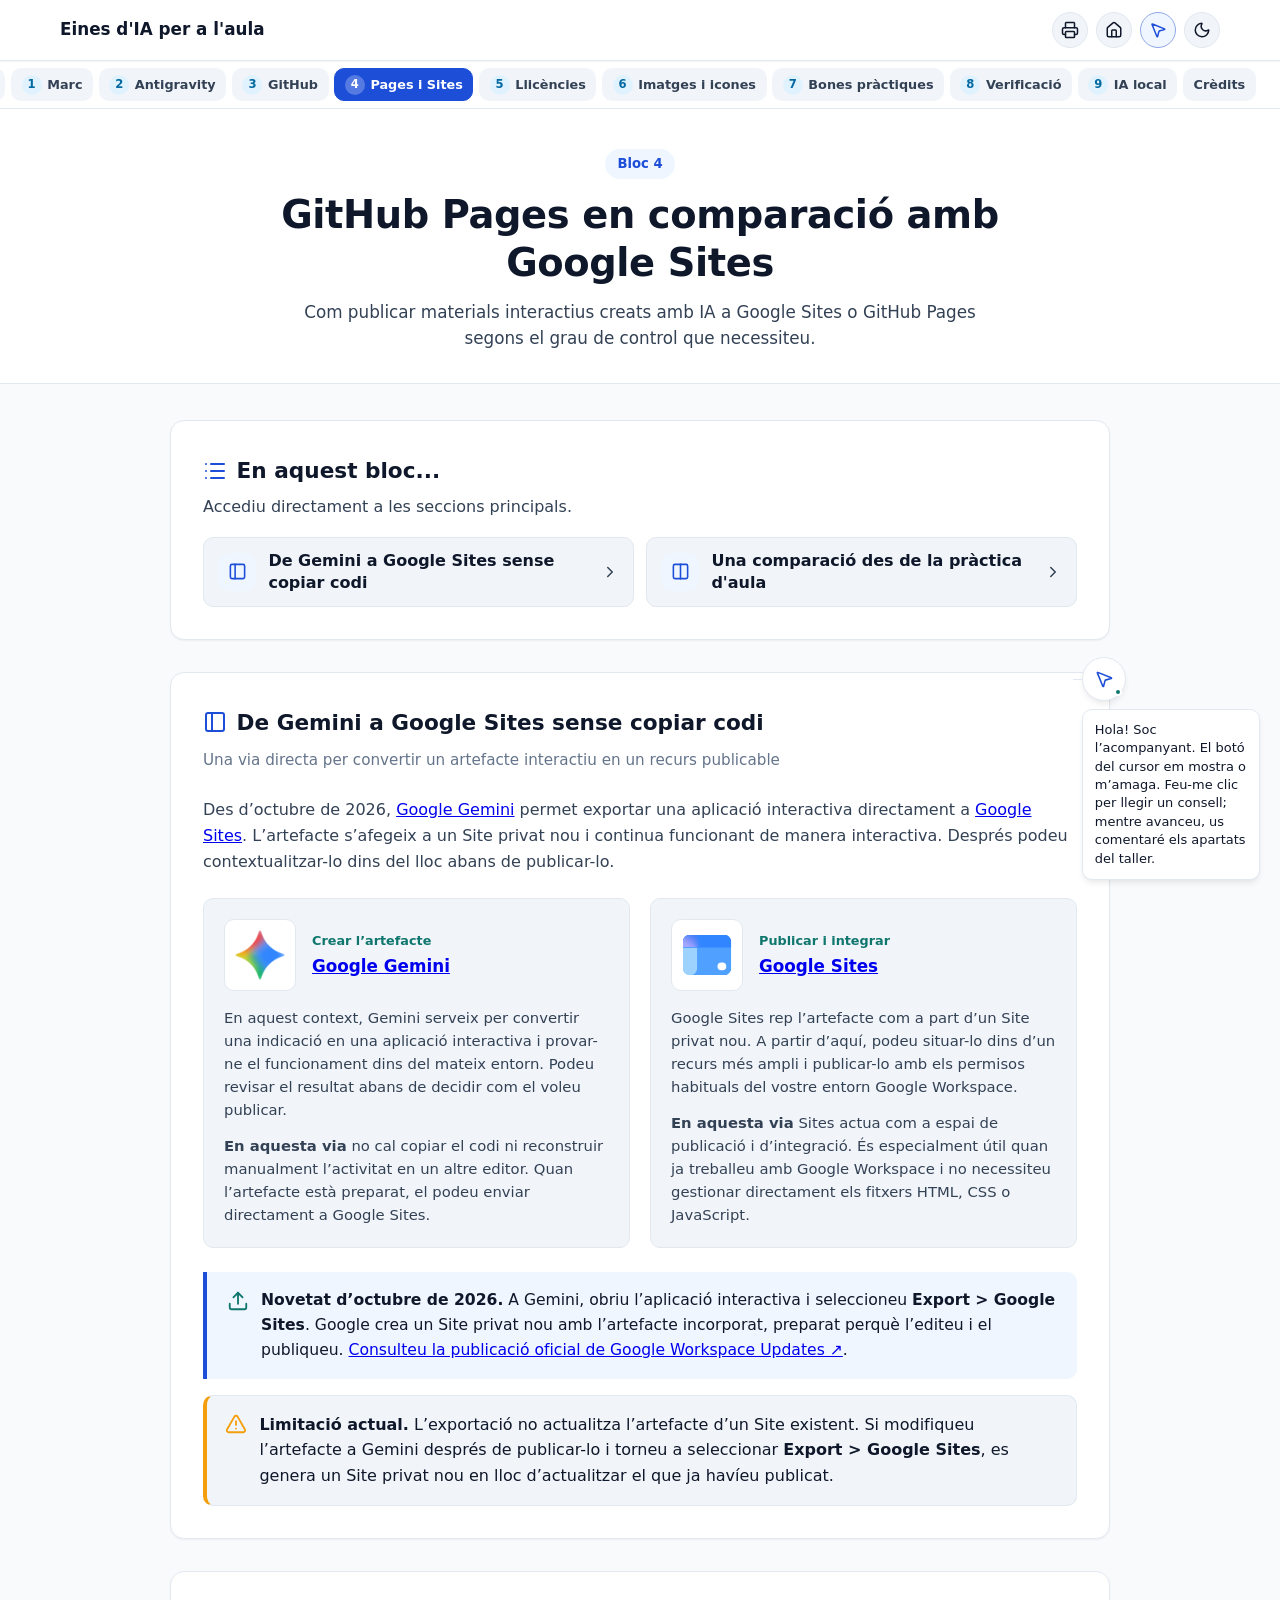
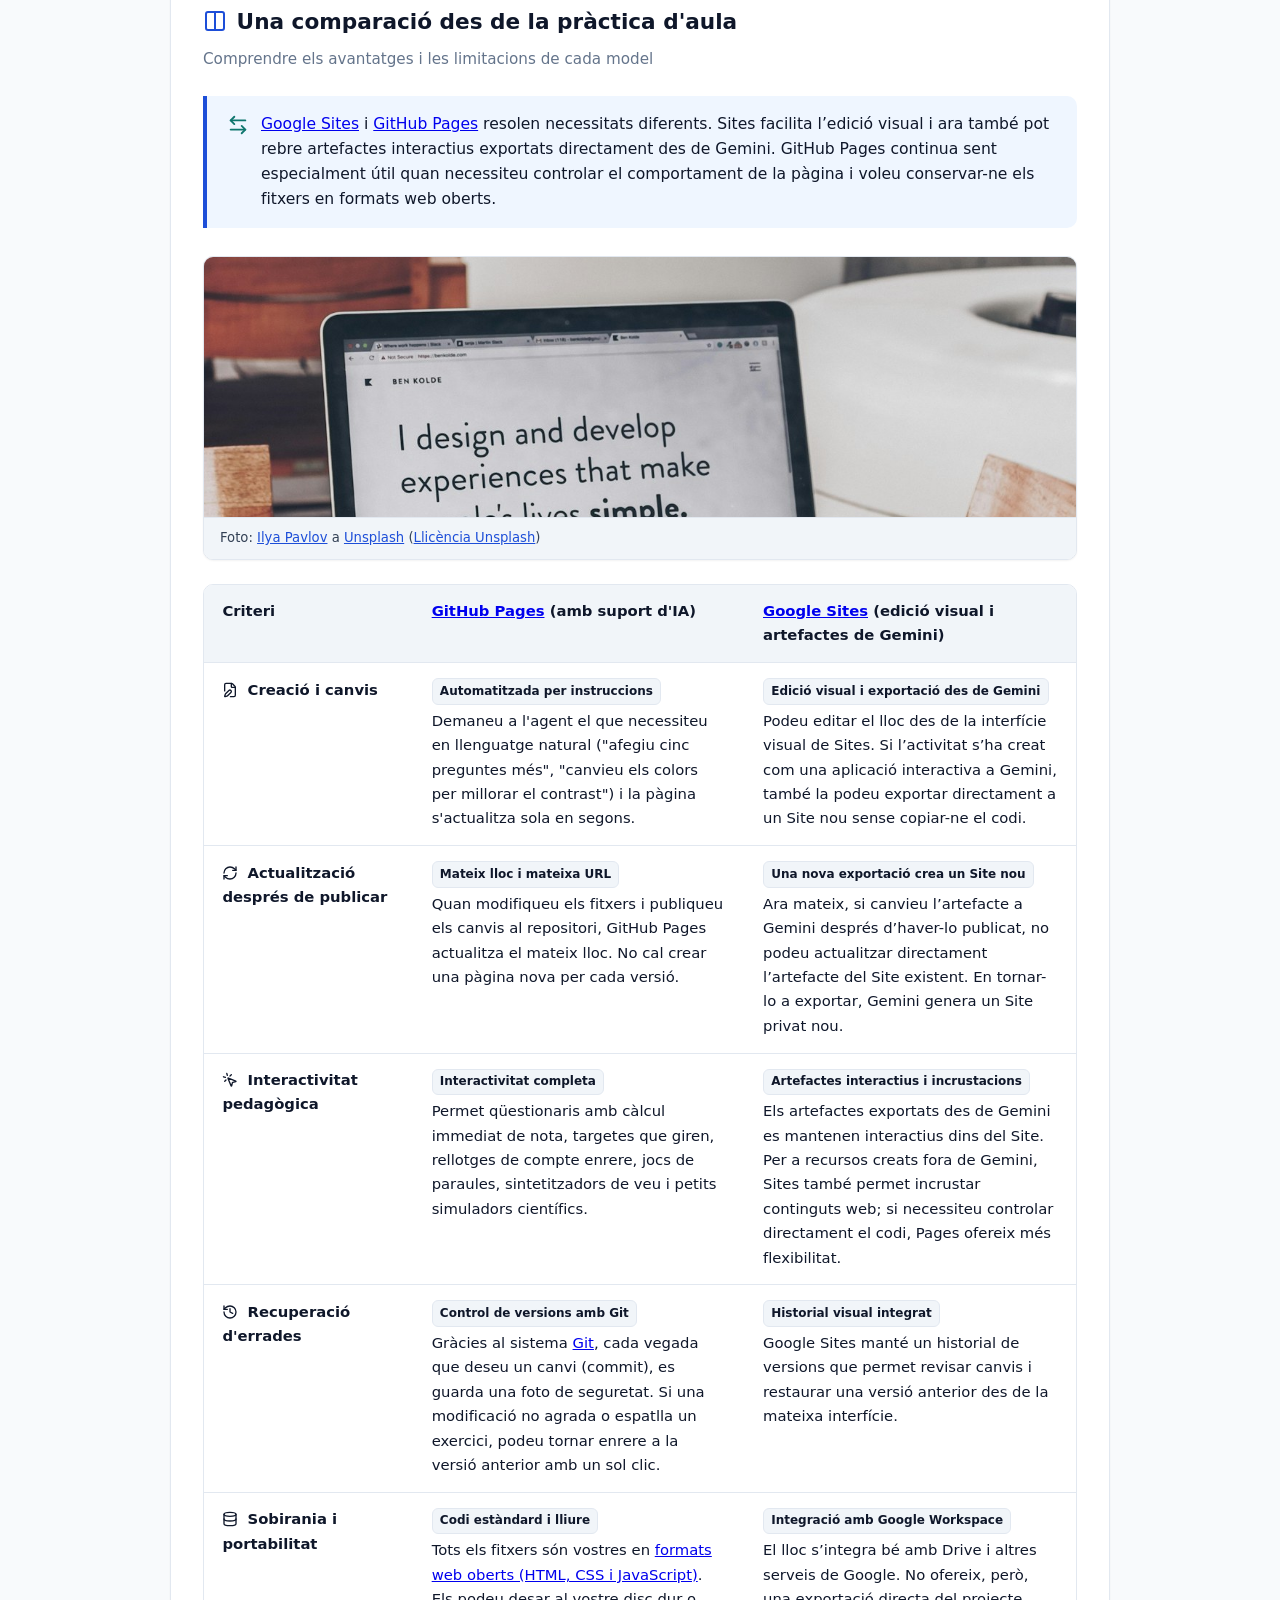
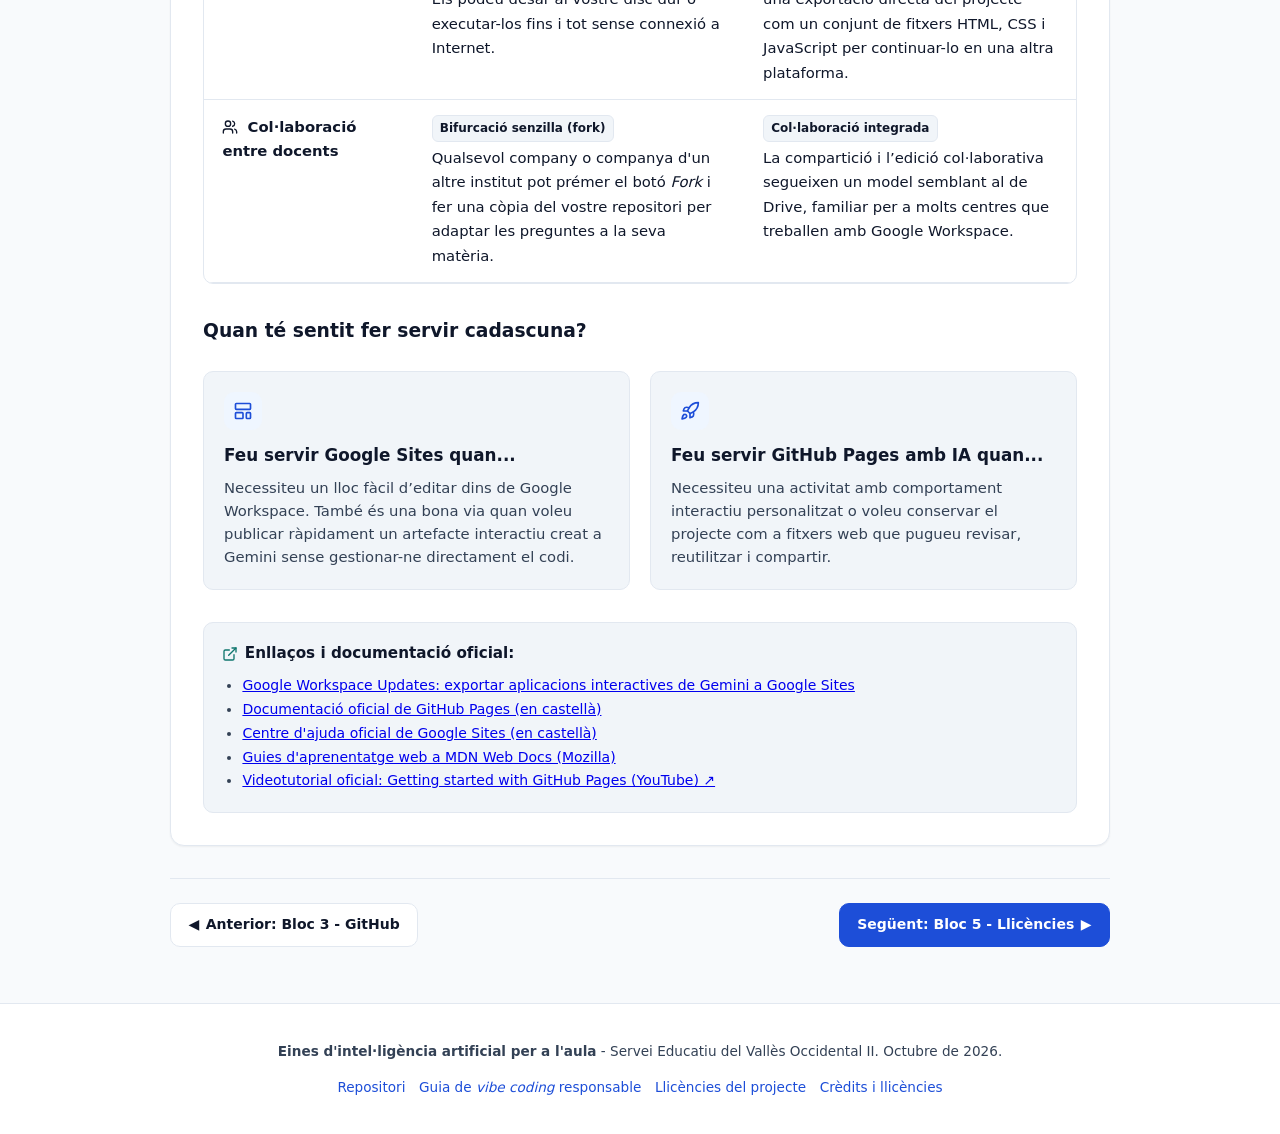
<file: bloc4-pages-sites.html>
<!DOCTYPE html><html lang="ca"><head>
  <meta charset="UTF-8">
  <meta name="viewport" content="width=device-width, initial-scale=1.0">
  <title>Bloc 4: GitHub Pages i Google Sites | Eines d'IA per a l'aula</title>
  <meta name="description" content="Comparació entre GitHub Pages i Google Sites: automatització amb IA, riquesa interactiva i sobirania docent dels fitxers.">

  <!-- Metadades Open Graph / Xarxes socials (Link Preview) -->
  <meta property="og:type" content="article">
  <meta property="og:url" content="https://miquelangelfuentes.github.io/eines-ia-aula/bloc4-pages-sites.html">
  <meta property="og:title" content="Bloc 4: GitHub Pages i Google Sites | Eines d'IA per a l'aula">
  <meta property="og:description" content="Comparació entre GitHub Pages i Google Sites per a la creació de materials docents.">
  <meta property="og:image" content="https://miquelangelfuentes.github.io/eines-ia-aula/assets/images/unsplash/bloc4-pages-sites.jpg">
  <meta property="og:image:width" content="1200">
  <meta property="og:image:height" content="630">

  <!-- Metadades Twitter Card -->
  <meta name="twitter:card" content="summary_large_image">
  <meta name="twitter:title" content="Bloc 4: GitHub Pages i Google Sites | Eines d'IA per a l'aula">
  <meta name="twitter:description" content="Comparació entre GitHub Pages i Google Sites per a la creació de materials docents.">
  <meta name="twitter:image" content="https://miquelangelfuentes.github.io/eines-ia-aula/assets/images/unsplash/bloc4-pages-sites.jpg">

  <link rel="stylesheet" href="styles.css?v=9">
  <link rel="icon" type="image/svg+xml" href="favicon.svg">
  <link rel="alternate icon" type="image/png" href="favicon.png">
  <link rel="apple-touch-icon" href="favicon.png">
  <link rel="prev" href="bloc3-github.html">
  <link rel="next" href="bloc5-llicencies.html">
</head>
<body>
  <a href="#contingut-principal" class="skip-link">Salta directament al contingut</a><noscript>&lt;div class="noscript-notice"&gt;&lt;strong&gt;JavaScript està desactivat.&lt;/strong&gt; Podeu llegir el contingut del material, però algunes funcions interactives, com el qüestionari, el generador d’indicacions o la llista de verificació, no estaran disponibles.&lt;/div&gt;</noscript>

  <!-- Barra superior -->
  <header class="top-bar">
    <div class="top-bar-container">
      <a href="index.html" class="brand-section">
        <div class="brand-title">Eines d'IA per a l'aula</div>
      </a>

      <div class="controls-group">
        <div class="print-menu-container">
          <button id="btn-print-menu" class="btn-icon" type="button" aria-label="Opcions d'impressió" title="Imprimir" aria-haspopup="true" aria-expanded="false">
            <i data-lucide="printer"></i>
          </button>
          <div id="print-dropdown" class="print-dropdown" role="menu">
            <button type="button" class="print-dropdown-item" id="btn-print-page" role="menuitem">
              <i data-lucide="file-text" style="width:16px;height:16px;"></i>
              <span>Imprimir aquesta pàgina</span>
            </button>
            <a href="imprimir-tot.html?print=1" class="print-dropdown-item" id="btn-print-all" role="menuitem">
              <i data-lucide="book-open" style="width:16px;height:16px;"></i>
              <span>Imprimir tota la presentació</span>
            </a>
          </div>
        </div>
        <a href="index.html" class="btn-icon" title="Tornar a l'inici" aria-label="Tornar a l'inici">
          <i data-lucide="home"></i>
        </a>
        <button id="btn-toggle-theme" class="btn-icon" type="button" aria-label="Canviar tema" title="Canviar tema">
          <span id="theme-icon"><i data-lucide="moon"></i></span>
        </button>
      </div>
    </div>
  </header>

  <!-- Navegació de blocs -->
  <nav class="blocks-nav-bar" aria-label="Índex de blocs">
    <ul class="blocks-nav-list">
      <li><a href="index.html" class="block-nav-link">Inici</a></li>
      <li><a href="bloc1-marc.html" class="block-nav-link"><span class="nav-num-pill">1</span> Marc</a></li>
      <li><a href="bloc2-antigravity.html" class="block-nav-link"><span class="nav-num-pill">2</span> Antigravity</a></li>
      <li><a href="bloc3-github.html" class="block-nav-link"><span class="nav-num-pill">3</span> GitHub</a></li>
      <li><a href="bloc4-pages-sites.html" class="block-nav-link active"><span class="nav-num-pill">4</span> Pages i Sites</a></li>
      <li><a href="bloc5-llicencies.html" class="block-nav-link"><span class="nav-num-pill">5</span> Llicències</a></li>
      <li><a href="bloc6-recursos-visuals.html" class="block-nav-link"><span class="nav-num-pill">6</span> Imatges i icones</a></li>
      <li><a href="bloc7-bones-practiques.html" class="block-nav-link"><span class="nav-num-pill">7</span> Bones pràctiques</a></li>
      <li><a href="bloc8-verificacio.html" class="block-nav-link"><span class="nav-num-pill">8</span> Verificació</a></li>
      <li><a href="bloc9-per-continuar-explorant.html" class="block-nav-link"><span class="nav-num-pill">9</span> IA local</a></li>
      <li><a href="credits.html" class="block-nav-link">Crèdits</a></li>
    </ul>
  </nav>

  <!-- Capçalera del bloc -->
  <section class="page-hero">
    <div class="page-hero-inner">
      <span class="page-category-tag">Bloc 4</span>
      <h1>GitHub Pages en comparació amb Google Sites</h1>
      <p class="page-hero-subtitle">
        Com publicar materials interactius creats amb IA a Google Sites o GitHub Pages segons el grau de control que necessiteu.
      </p>
    </div>
  </section>

  <!-- Contingut del bloc 4 -->
  <main id="contingut-principal" class="main-content">
    <div class="content-box">
      <h2>De Gemini a Google Sites sense copiar codi</h2>
      <p class="lead-desc">Una via directa per convertir un artefacte interactiu en un recurs publicable</p>

      <p style="color: var(--text-muted); line-height: 1.6; margin-bottom: 1.5rem;">
        Des d’octubre de 2026, <a href="https://gemini.google.com/" target="_blank" rel="noopener">Google Gemini</a> permet exportar una aplicació interactiva directament a <a href="https://sites.google.com/" target="_blank" rel="noopener">Google Sites</a>. L’artefacte s’afegeix a un Site privat nou i continua funcionant de manera interactiva. Després podeu contextualitzar-lo dins del lloc abans de publicar-lo.
      </p>

      <div class="cards-grid">
        <article class="card-item">
          <div style="display:flex; align-items:center; gap:1rem; margin-bottom:1rem;">
            <div style="width:72px; height:72px; flex:0 0 72px; display:flex; align-items:center; justify-content:center; background:#fff; border:1px solid var(--border-color); border-radius:var(--radius-md); overflow:hidden;">
              <img src="assets/images/logos/gemini.png" width="56" height="56" alt="" loading="lazy" style="display:block; width:56px; height:56px; object-fit:contain;">
            </div>
            <div>
              <div style="font-size:.8rem; color:var(--accent-secondary); font-weight:700; margin-bottom:.15rem;">Crear l’artefacte</div>
              <h3 style="margin-bottom:0;"><a href="https://gemini.google.com/" target="_blank" rel="noopener">Google Gemini</a></h3>
            </div>
          </div>
          <p>
            En aquest context, Gemini serveix per convertir una indicació en una aplicació interactiva i provar-ne el funcionament dins del mateix entorn. Podeu revisar el resultat abans de decidir com el voleu publicar.
          </p>
          <p style="margin-top:.85rem;">
            <strong>En aquesta via</strong> no cal copiar el codi ni reconstruir manualment l’activitat en un altre editor. Quan l’artefacte està preparat, el podeu enviar directament a Google Sites.
          </p>
        </article>

        <article class="card-item">
          <div style="display:flex; align-items:center; gap:1rem; margin-bottom:1rem;">
            <div style="width:72px; height:72px; flex:0 0 72px; display:flex; align-items:center; justify-content:center; background:#fff; border:1px solid var(--border-color); border-radius:var(--radius-md); overflow:hidden;">
              <img src="assets/images/logos/google-sites.svg" width="56" height="56" alt="" loading="lazy" style="display:block; width:56px; height:56px; object-fit:contain;">
            </div>
            <div>
              <div style="font-size:.8rem; color:var(--accent-secondary); font-weight:700; margin-bottom:.15rem;">Publicar i integrar</div>
              <h3 style="margin-bottom:0;"><a href="https://sites.google.com/" target="_blank" rel="noopener">Google Sites</a></h3>
            </div>
          </div>
          <p>
            Google Sites rep l’artefacte com a part d’un Site privat nou. A partir d’aquí, podeu situar-lo dins d’un recurs més ampli i publicar-lo amb els permisos habituals del vostre entorn Google Workspace.
          </p>
          <p style="margin-top:.85rem;">
            <strong>En aquesta via</strong> Sites actua com a espai de publicació i d’integració. És especialment útil quan ja treballeu amb Google Workspace i no necessiteu gestionar directament els fitxers HTML, CSS o JavaScript.
          </p>
        </article>
      </div>

      <div class="pedagogical-highlight" style="margin-top:1.5rem; margin-bottom:1rem; display:flex; align-items:flex-start; gap:.75rem;">
        <i data-lucide="upload" aria-hidden="true" style="width:22px; height:22px; flex:0 0 22px; margin-top:.1rem; color:var(--accent-secondary);"></i>
        <div>
          <strong>Novetat d’octubre de 2026.</strong> A Gemini, obriu l’aplicació interactiva i seleccioneu <strong>Export &gt; Google Sites</strong>. Google crea un Site privat nou amb l’artefacte incorporat, preparat perquè l’editeu i el publiqueu. <a href="https://workspaceupdates.googleblog.com/2026/10/publish-interactive-apps-from-gemini-app-to-Google-Sites.html" target="_blank" rel="noopener">Consulteu la publicació oficial de Google Workspace Updates ↗</a>.
        </div>
      </div>

      <div style="margin-bottom:0; padding:1rem 1.15rem; background:var(--bg-subtle); border:1px solid var(--border-color); border-left:4px solid #f59e0b; border-radius:var(--radius-md); display:flex; align-items:flex-start; gap:.75rem;">
        <i data-lucide="triangle-alert" aria-hidden="true" style="width:22px; height:22px; flex:0 0 22px; margin-top:.1rem; color:#f59e0b;"></i>
        <p style="margin:0; line-height:1.6;">
          <strong>Limitació actual.</strong> L’exportació no actualitza l’artefacte d’un Site existent. Si modifiqueu l’artefacte a Gemini després de publicar-lo i torneu a seleccionar <strong>Export &gt; Google Sites</strong>, es genera un Site privat nou en lloc d’actualitzar el que ja havíeu publicat.
        </p>
      </div>
    </div>

    <div class="content-box">
      <h2>Una comparació des de la pràctica d'aula</h2>
      <p class="lead-desc">Comprendre els avantatges i les limitacions de cada model</p>

      <div class="pedagogical-highlight" style="display:flex; align-items:flex-start; gap:.75rem;">
        <i data-lucide="arrow-left-right" aria-hidden="true" style="width:22px; height:22px; flex:0 0 22px; margin-top:.1rem; color:var(--accent-secondary);"></i>
        <div><a href="https://sites.google.com/" target="_blank" rel="noopener">Google Sites</a> i <a href="https://pages.github.com/" target="_blank" rel="noopener">GitHub Pages</a> resolen necessitats diferents. Sites facilita l’edició visual i ara també pot rebre artefactes interactius exportats directament des de Gemini. GitHub Pages continua sent especialment útil quan necessiteu controlar el comportament de la pàgina i voleu conservar-ne els fitxers en formats web oberts.</div>
      </div>

      <figure class="inline-support-figure">
        <img src="assets/images/unsplash/bloc4-pages-sites.jpg" width="1200" height="630" alt="Esquema i disseny d'una interfície web en una pantalla d'ordinador" loading="lazy">
        <figcaption class="edu-caption">
          Foto: <a href="https://unsplash.com/@ilyapavlov" target="_blank" rel="noopener">Ilya Pavlov</a> a <a href="https://unsplash.com/photos/OqtafYT5kTw" target="_blank" rel="noopener">Unsplash</a> (<a href="https://unsplash.com/license" target="_blank" rel="noopener">Llicència Unsplash</a>)
        </figcaption>
      </figure>

      <div class="table-responsive">
        <table class="clean-table">
          <thead>
            <tr>
              <th style="width: 24%;">Criteri</th>
              <th style="width: 38%;"><a href="https://pages.github.com/" target="_blank" rel="noopener">GitHub Pages</a> (amb suport d'IA)</th>
              <th style="width: 38%;"><a href="https://sites.google.com/" target="_blank" rel="noopener">Google Sites</a> (edició visual i artefactes de Gemini)</th>
            </tr>
          </thead>
          <tbody>
            <tr>
              <td><strong><i data-lucide="file-pen" class="lucide" style="width:16px;height:16px;margin-right:4px;"></i> Creació i canvis</strong></td>
              <td>
                <span class="badge-feature badge-positive">Automatitzada per instruccions</span><br>
                Demaneu a l'agent el que necessiteu en llenguatge natural ("afegiu cinc preguntes més", "canvieu els colors per millorar el contrast") i la pàgina s'actualitza sola en segons.
              </td>
              <td>
                <span class="badge-feature badge-negative">Edició visual i exportació des de Gemini</span><br>
                Podeu editar el lloc des de la interfície visual de Sites. Si l’activitat s’ha creat com una aplicació interactiva a Gemini, també la podeu exportar directament a un Site nou sense copiar-ne el codi.
              </td>
            </tr>
            <tr>
              <td><strong><i data-lucide="refresh-cw" class="lucide" style="width:16px;height:16px;margin-right:4px;"></i> Actualització després de publicar</strong></td>
              <td>
                <span class="badge-feature badge-positive">Mateix lloc i mateixa URL</span><br>
                Quan modifiqueu els fitxers i publiqueu els canvis al repositori, GitHub Pages actualitza el mateix lloc. No cal crear una pàgina nova per cada versió.
              </td>
              <td>
                <span class="badge-feature badge-negative">Una nova exportació crea un Site nou</span><br>
                Ara mateix, si canvieu l’artefacte a Gemini després d’haver-lo publicat, no podeu actualitzar directament l’artefacte del Site existent. En tornar-lo a exportar, Gemini genera un Site privat nou.
              </td>
            </tr>
            <tr>
              <td><strong><i data-lucide="mouse-pointer-click" class="lucide" style="width:16px;height:16px;margin-right:4px;"></i> Interactivitat pedagògica</strong></td>
              <td>
                <span class="badge-feature badge-positive">Interactivitat completa</span><br>
                Permet qüestionaris amb càlcul immediat de nota, targetes que giren, rellotges de compte enrere, jocs de paraules, sintetitzadors de veu i petits simuladors científics.
              </td>
              <td>
                <span class="badge-feature badge-negative">Artefactes interactius i incrustacions</span><br>
                Els artefactes exportats des de Gemini es mantenen interactius dins del Site. Per a recursos creats fora de Gemini, Sites també permet incrustar continguts web; si necessiteu controlar directament el codi, Pages ofereix més flexibilitat.
              </td>
            </tr>
            <tr>
              <td><strong><i data-lucide="history" class="lucide" style="width:16px;height:16px;margin-right:4px;"></i> Recuperació d'errades</strong></td>
              <td>
                <span class="badge-feature badge-positive">Control de versions amb Git</span><br>
                Gràcies al sistema <a href="https://git-scm.com/book/es/v2" target="_blank" rel="noopener">Git</a>, cada vegada que deseu un canvi (commit), es guarda una foto de seguretat. Si una modificació no agrada o espatlla un exercici, podeu tornar enrere a la versió anterior amb un sol clic.
              </td>
              <td>
                <span class="badge-feature badge-negative">Historial visual integrat</span><br>
                Google Sites manté un historial de versions que permet revisar canvis i restaurar una versió anterior des de la mateixa interfície.
              </td>
            </tr>
            <tr>
              <td><strong><i data-lucide="database" class="lucide" style="width:16px;height:16px;margin-right:4px;"></i> Sobirania i portabilitat</strong></td>
              <td>
                <span class="badge-feature badge-positive">Codi estàndard i lliure</span><br>
                Tots els fitxers són vostres en <a href="https://developer.mozilla.org/es/docs/Web" target="_blank" rel="noopener">formats web oberts (HTML, CSS i JavaScript)</a>. Els podeu desar al vostre disc dur o executar-los fins i tot sense connexió a Internet.
              </td>
              <td><span class="badge-feature badge-negative">Integració amb Google Workspace</span><br>El lloc s’integra bé amb Drive i altres serveis de Google. No ofereix, però, una exportació directa del projecte com un conjunt de fitxers HTML, CSS i JavaScript per continuar-lo en una altra plataforma.</td>
            </tr>
            <tr>
              <td><strong><i data-lucide="users" class="lucide" style="width:16px;height:16px;margin-right:4px;"></i> Col·laboració entre docents</strong></td>
              <td>
                <span class="badge-feature badge-positive">Bifurcació senzilla (fork)</span><br>
                Qualsevol company o companya d'un altre institut pot prémer el botó <em>Fork</em> i fer una còpia del vostre repositori per adaptar les preguntes a la seva matèria.
              </td>
              <td>
                <span class="badge-feature badge-negative">Col·laboració integrada</span><br>
                La compartició i l’edició col·laborativa segueixen un model semblant al de Drive, familiar per a molts centres que treballen amb Google Workspace.
              </td>
            </tr>
          </tbody>
        </table>
      </div>

      <h3 style="margin-top: 2rem; margin-bottom: 0.75rem;">Quan té sentit fer servir cadascuna?</h3>
      <div class="cards-grid">
        <div class="card-item">
          <div class="card-item-icon">
            <i data-lucide="layout-template"></i>
          </div>
          <h3>Feu servir Google Sites quan...</h3>
          <p>Necessiteu un lloc fàcil d’editar dins de Google Workspace. També és una bona via quan voleu publicar ràpidament un artefacte interactiu creat a Gemini sense gestionar-ne directament el codi.</p>
        </div>

        <div class="card-item">
          <div class="card-item-icon">
            <i data-lucide="rocket"></i>
          </div>
          <h3>Feu servir GitHub Pages amb IA quan...</h3>
          <p>Necessiteu una activitat amb comportament interactiu personalitzat o voleu conservar el projecte com a fitxers web que pugueu revisar, reutilitzar i compartir.</p>
        </div>
      </div>

      <div style="margin-top: 2rem; padding: 1.15rem; background: var(--bg-subtle); border-radius: var(--radius-md); border: 1px solid var(--border-color);">
        <h4 style="font-size: 0.95rem; margin-bottom: 0.5rem; display: flex; align-items: center; gap: 0.4rem;">
          <i data-lucide="external-link" class="lucide" style="width: 16px; height: 16px; color: var(--accent-secondary);"></i>
          Enllaços i documentació oficial:
        </h4>
        <ul style="padding-left: 1.25rem; font-size: 0.875rem; color: var(--text-muted); line-height: 1.7;">
          <li><a href="https://workspaceupdates.googleblog.com/2026/10/publish-interactive-apps-from-gemini-app-to-Google-Sites.html" target="_blank" rel="noopener">Google Workspace Updates: exportar aplicacions interactives de Gemini a Google Sites</a></li>
          <li><a href="https://docs.github.com/es/pages/getting-started-with-github-pages" target="_blank" rel="noopener">Documentació oficial de GitHub Pages (en castellà)</a></li>
          <li><a href="https://support.google.com/sites" target="_blank" rel="noopener">Centre d'ajuda oficial de Google Sites (en castellà)</a></li>
          <li><a href="https://developer.mozilla.org/es/docs/Learn" target="_blank" rel="noopener">Guies d'aprenentatge web a MDN Web Docs (Mozilla)</a></li>
          <li><a href="https://www.youtube.com/watch?v=b2r9Cdvssi0" target="_blank" rel="noopener">Videotutorial oficial: Getting started with GitHub Pages (YouTube) ↗</a></li>
        </ul>
      </div>
    </div>

    <!-- Paginació inferior -->
    <div class="page-pagination">
      <a href="bloc3-github.html" class="btn-pagination" data-nav="prev">
        ◀ <span>Anterior: Bloc 3 — GitHub</span>
      </a>
      <a href="bloc5-llicencies.html" class="btn-pagination primary" data-nav="next">
        <span>Següent: Bloc 5 — Llicències</span> ▶
      </a>
    </div>
  </main>

  <footer class="footer">
    <div class="footer-inner">
      <p><strong>Eines d'intel·ligència artificial per a l'aula</strong> — Servei Educatiu del Vallès Occidental II. Octubre, 2026.</p>
      <div class="footer-links">
        <a href="https://github.com/miquelangelfuentes/eines-ia-aula" target="_blank" rel="noopener">Repositori</a>
        <a href="https://vibe-coding-educativo.github.io/vibe-responsable/ca/guia.html" target="_blank" rel="noopener">Guia de <em>vibe coding</em> responsable</a>
        <a href="https://creativecommons.org/licenses/by-sa/4.0/deed.ca" target="_blank" rel="noopener">Llicència CC BY-SA 4.0</a>
        <a href="credits.html">Crèdits i llicències</a>
      </div>
    </div>
  </footer>

  <script src="assets/vendor/lucide/lucide.min.js"></script>
  <script src="app.js?v=10"></script>


</body></html>
</file>
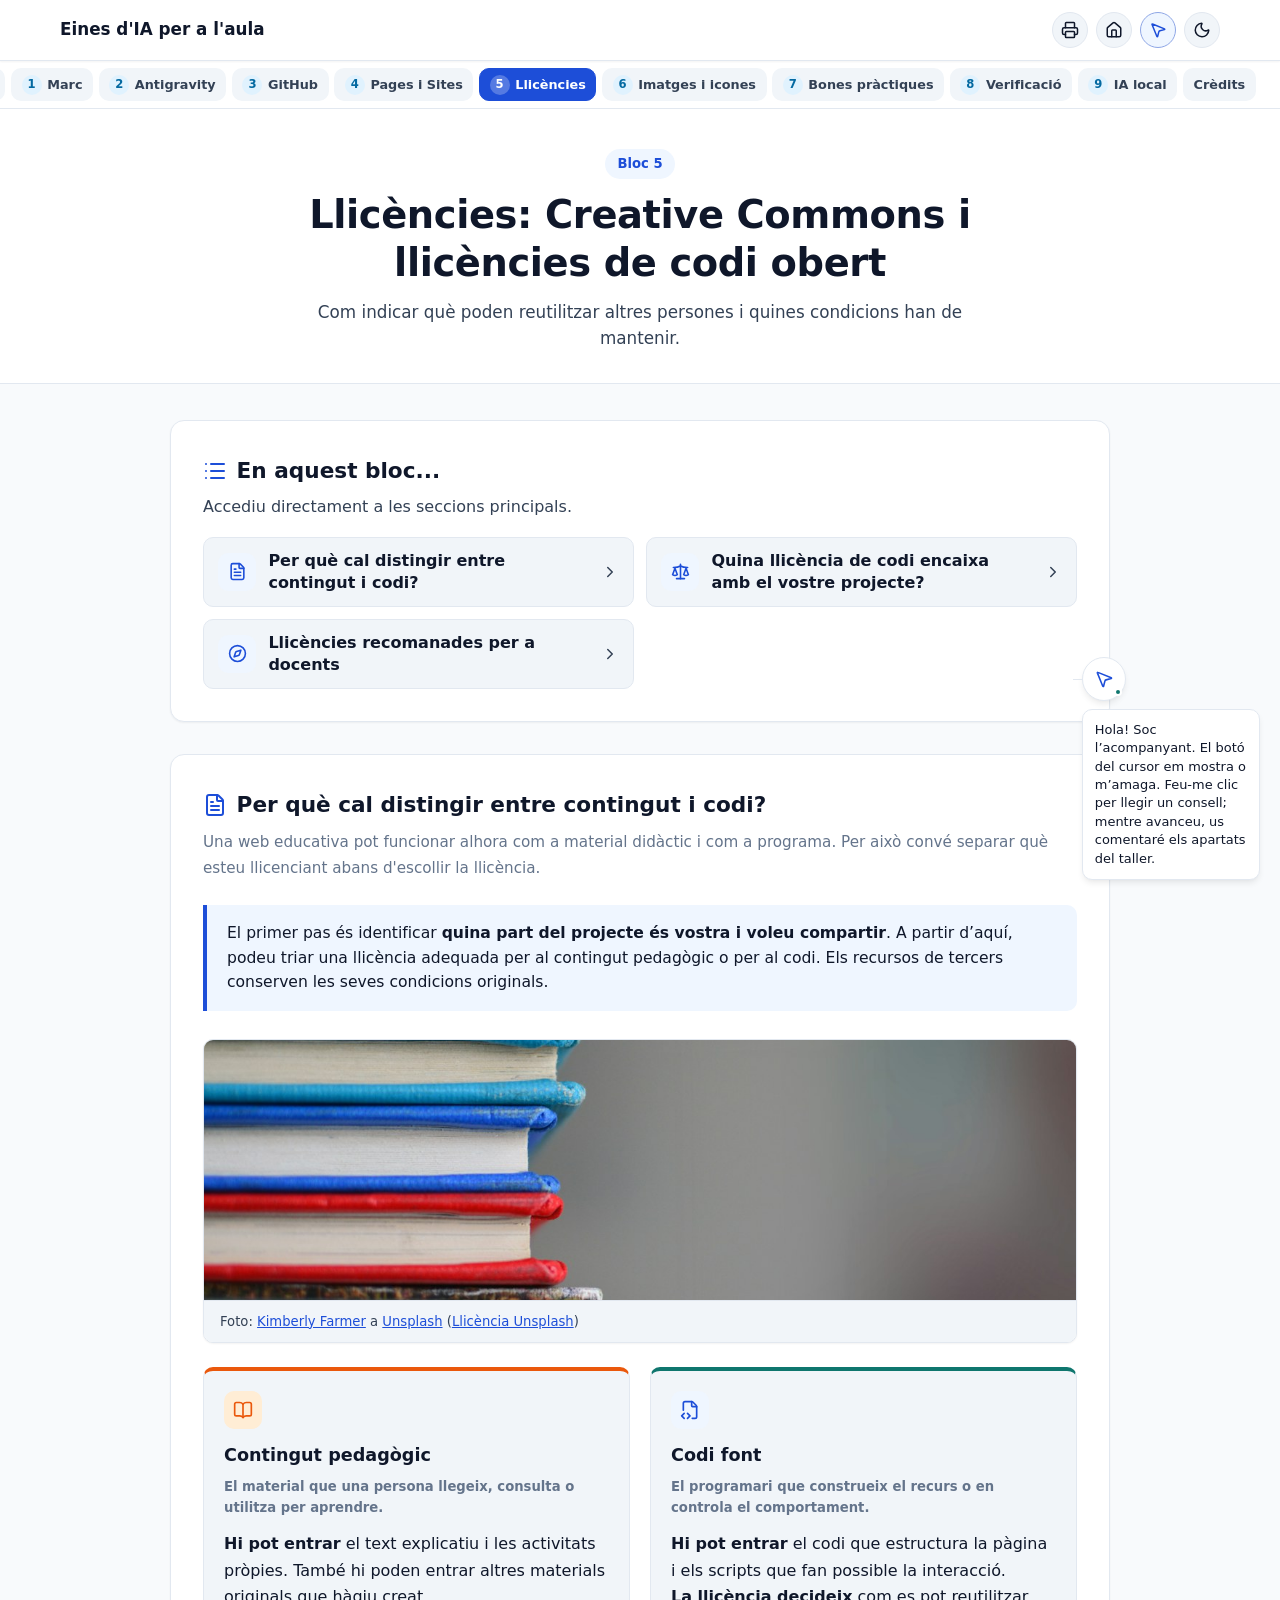
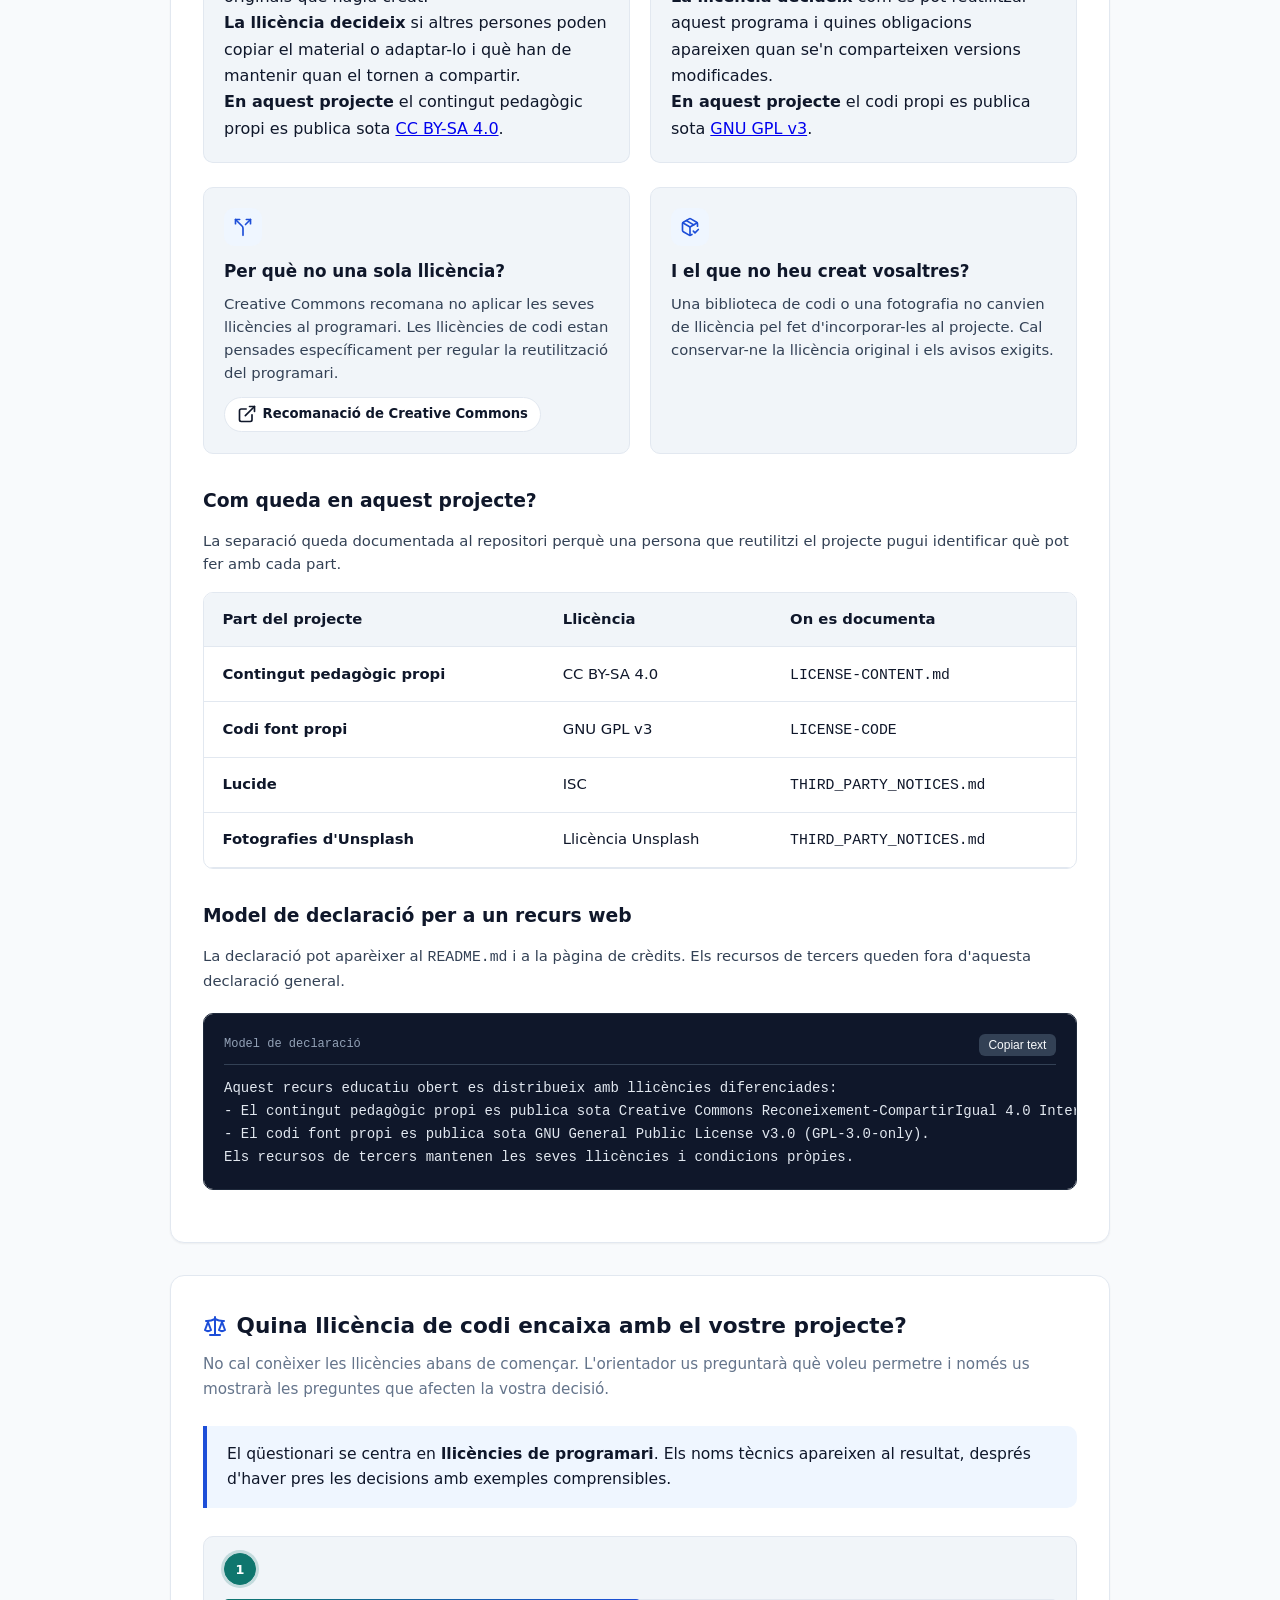
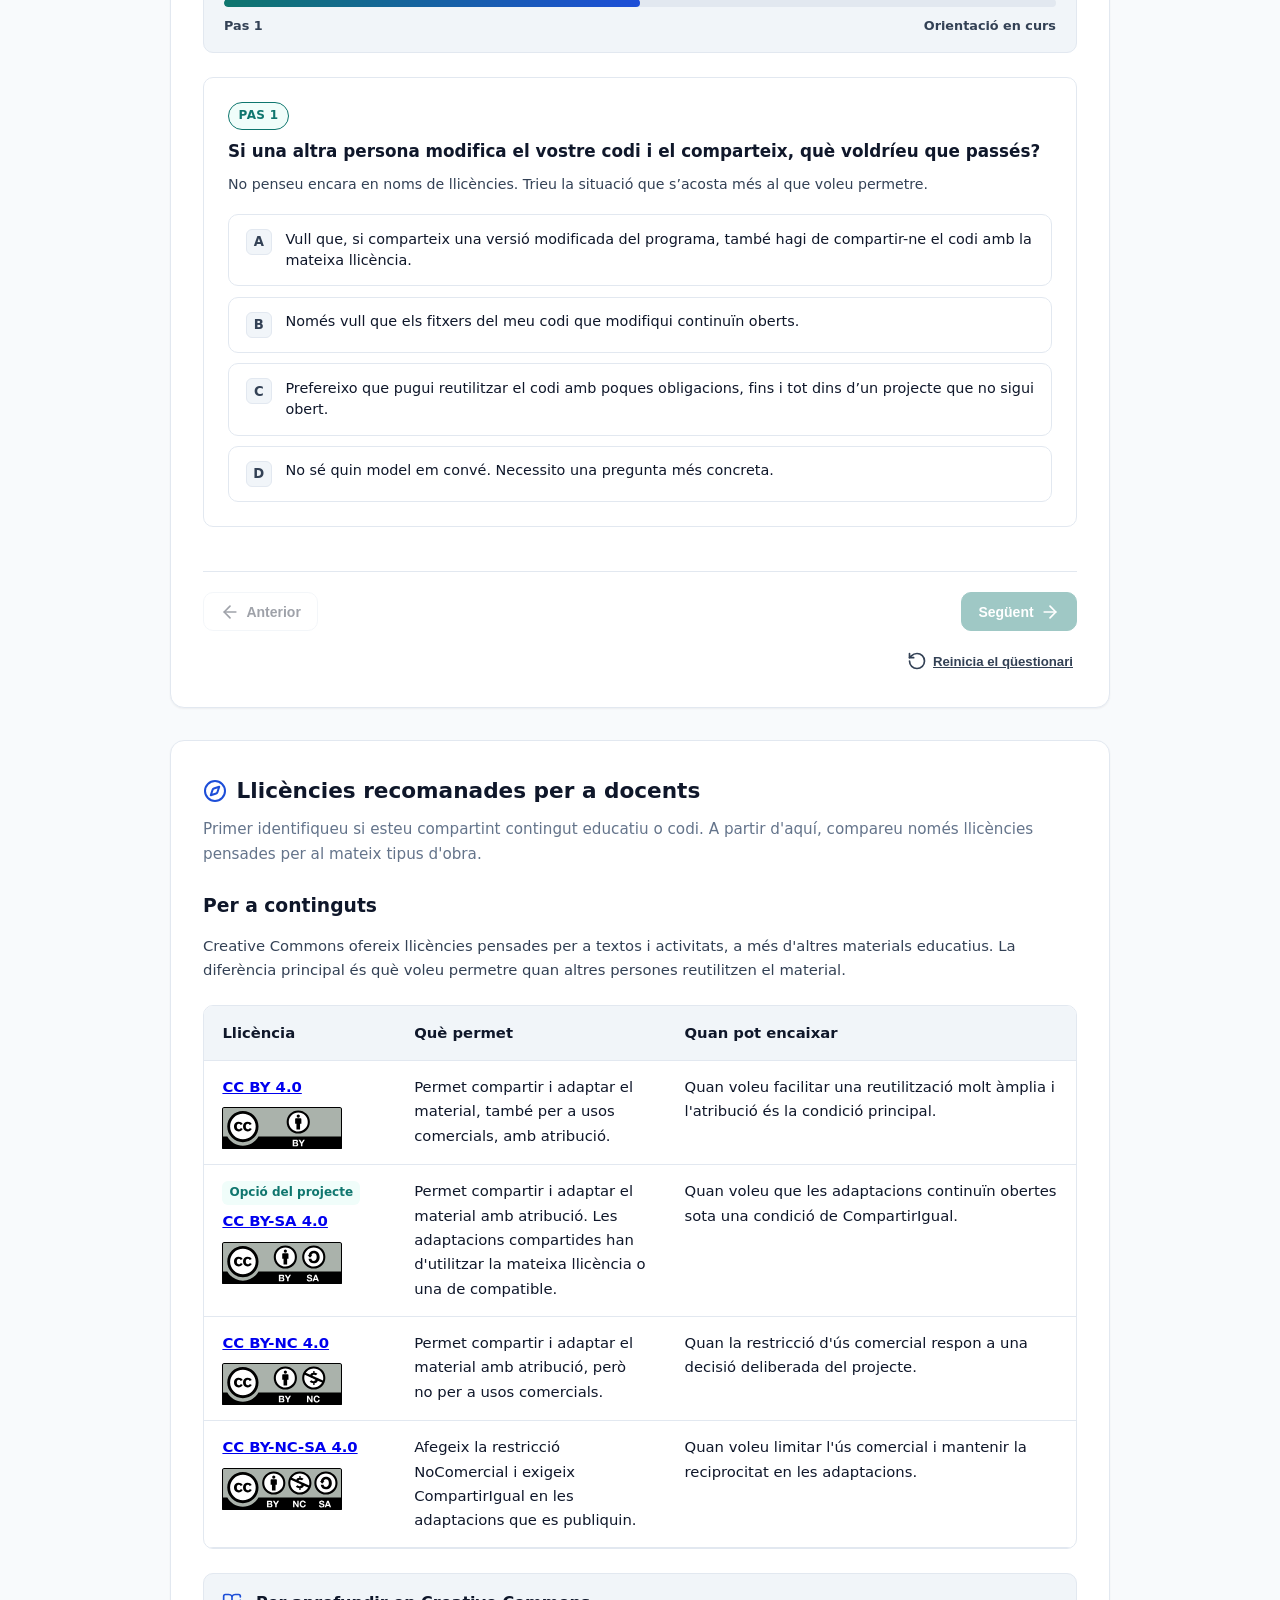
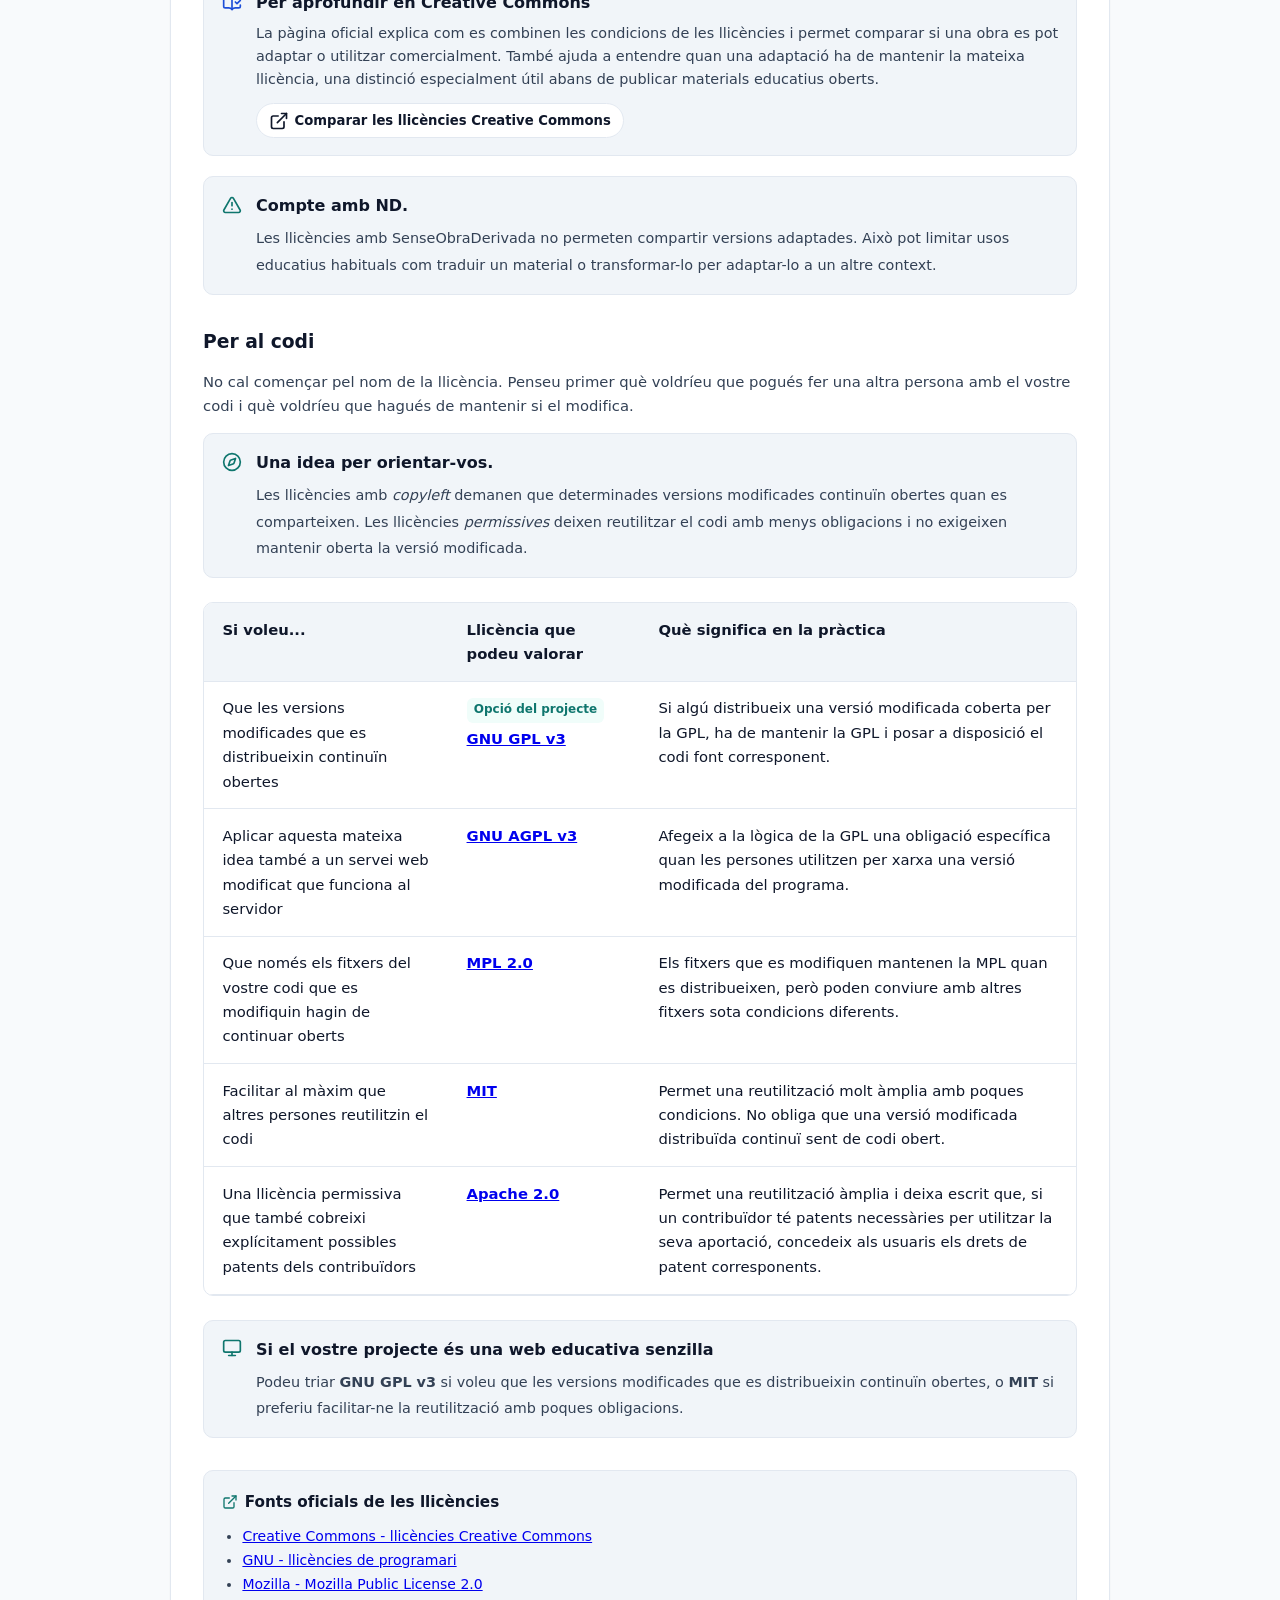
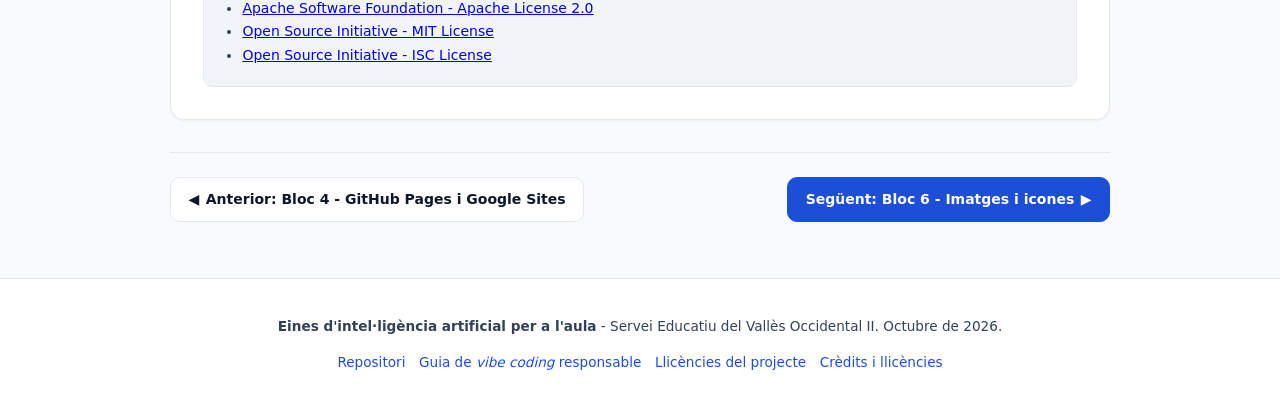
<file: bloc5-llicencies.html>
<!DOCTYPE html>
<html lang="ca">
<head>
<meta charset="UTF-8">
<meta name="viewport" content="width=device-width, initial-scale=1.0">
<title>Bloc 5: llicències i codi obert | Eines d'IA per a l'aula</title>
<meta name="description" content="Com distingir la llicència del contingut de la del codi i com orientar la tria d'una llicència de programari.">
<meta property="og:type" content="article">
<meta property="og:url" content="https://miquelangelfuentes.github.io/eines-ia-aula/bloc5-llicencies.html">
<meta property="og:title" content="Bloc 5: llicències i codi obert | Eines d'IA per a l'aula">
<meta property="og:description" content="Llicències per a continguts educatius i llicències de codi explicades per separat.">
<meta property="og:image" content="https://miquelangelfuentes.github.io/eines-ia-aula/assets/images/unsplash/bloc5-llicencies.jpg">
<meta property="og:image:width" content="1200">
<meta property="og:image:height" content="630">
<meta name="twitter:card" content="summary_large_image">
<meta name="twitter:title" content="Bloc 5: llicències i codi obert | Eines d'IA per a l'aula">
<meta name="twitter:description" content="Llicències per a continguts educatius i llicències de codi explicades per separat.">
<meta name="twitter:image" content="https://miquelangelfuentes.github.io/eines-ia-aula/assets/images/unsplash/bloc5-llicencies.jpg">
<link rel="stylesheet" href="styles.css?v=9">
<link rel="icon" type="image/svg+xml" href="favicon.svg">
<link rel="alternate icon" type="image/png" href="favicon.png">
<link rel="apple-touch-icon" href="favicon.png">
<link rel="prev" href="bloc4-pages-sites.html">
<link rel="next" href="bloc6-recursos-visuals.html">
</head>
<body>
<a href="#contingut-principal" class="skip-link">Salta directament al contingut</a>
<noscript>&lt;div class="noscript-notice"&gt;&lt;strong&gt;JavaScript està desactivat.&lt;/strong&gt; Podeu llegir el contingut del material, però algunes funcions interactives no estaran disponibles.&lt;/div&gt;</noscript>
<header class="top-bar">
<div class="top-bar-container">
<a href="index.html" class="brand-section">
<div class="brand-title">Eines d'IA per a l'aula</div>
</a>
<div class="controls-group">
<div class="print-menu-container">
<button id="btn-print-menu" class="btn-icon" type="button" aria-label="Opcions d'impressió" title="Imprimir" aria-haspopup="true" aria-expanded="false">
<i data-lucide="printer"></i>
</button>
<div id="print-dropdown" class="print-dropdown" role="menu">
<button type="button" class="print-dropdown-item" id="btn-print-page" role="menuitem">
<i data-lucide="file-text" style="width:16px;height:16px;"></i>
<span>Imprimir aquesta pàgina</span>
</button>
<a href="imprimir-tot.html?print=1" class="print-dropdown-item" id="btn-print-all" role="menuitem">
<i data-lucide="book-open" style="width:16px;height:16px;"></i>
<span>Imprimir tota la presentació</span>
</a>
</div>
</div>
<a href="index.html" class="btn-icon" title="Tornar a l'inici" aria-label="Tornar a l'inici">
<i data-lucide="home"></i>
</a>
<button id="btn-toggle-theme" class="btn-icon" type="button" aria-label="Canviar tema" title="Canviar tema">
<span id="theme-icon"><i data-lucide="moon"></i></span>
</button>
</div>
</div>
</header>
<nav class="blocks-nav-bar" aria-label="Índex de blocs">
<ul class="blocks-nav-list">
<li><a href="index.html" class="block-nav-link">Inici</a></li>
<li><a href="bloc1-marc.html" class="block-nav-link"><span class="nav-num-pill">1</span> Marc</a></li>
<li><a href="bloc2-antigravity.html" class="block-nav-link"><span class="nav-num-pill">2</span> Antigravity</a></li>
<li><a href="bloc3-github.html" class="block-nav-link"><span class="nav-num-pill">3</span> GitHub</a></li>
<li><a href="bloc4-pages-sites.html" class="block-nav-link"><span class="nav-num-pill">4</span> Pages i Sites</a></li>
<li><a href="bloc5-llicencies.html" class="block-nav-link active"><span class="nav-num-pill">5</span> Llicències</a></li>
<li><a href="bloc6-recursos-visuals.html" class="block-nav-link"><span class="nav-num-pill">6</span> Imatges i icones</a></li>
<li><a href="bloc7-bones-practiques.html" class="block-nav-link"><span class="nav-num-pill">7</span> Bones pràctiques</a></li>
<li><a href="bloc8-verificacio.html" class="block-nav-link"><span class="nav-num-pill">8</span> Verificació</a></li>
<li><a href="bloc9-per-continuar-explorant.html" class="block-nav-link"><span class="nav-num-pill">9</span> IA local</a></li>
<li><a href="credits.html" class="block-nav-link">Crèdits</a></li>
</ul>
</nav>
<section class="page-hero">
<div class="page-hero-inner">
<span class="page-category-tag">Bloc 5</span>
<h1>Llicències: Creative Commons i llicències de codi obert</h1>
<p class="page-hero-subtitle">Com indicar què poden reutilitzar altres persones i quines condicions han de mantenir.</p>
</div>
</section>
<main id="contingut-principal" class="main-content">
<div class="content-box">
<h2>Per què cal distingir entre contingut i codi?</h2>
<p class="lead-desc">Una web educativa pot funcionar alhora com a material didàctic i com a programa. Per això convé separar què esteu llicenciant abans d'escollir la llicència.</p>
<div class="pedagogical-highlight">
El primer pas és identificar <strong>quina part del projecte és vostra i voleu compartir</strong>. A partir d’aquí, podeu triar una llicència adequada per al contingut pedagògic o per al codi. Els recursos de tercers conserven les seves condicions originals.
</div>
<figure class="inline-support-figure">
<img src="assets/images/unsplash/bloc5-llicencies.jpg" width="1200" height="630" alt="Llibres oberts en una biblioteca, símbol de coneixement compartit i recursos educatius oberts" loading="lazy">
<figcaption class="edu-caption">
Foto: <a href="https://unsplash.com/@kimberlyfarmer" target="_blank" rel="noopener">Kimberly Farmer</a> a <a href="https://unsplash.com/photos/lUaaKCUANVI" target="_blank" rel="noopener">Unsplash</a> (<a href="https://unsplash.com/license" target="_blank" rel="noopener">Llicència Unsplash</a>)
</figcaption>
</figure>
<div class="licenses-comparison">
<div class="license-box cc">
<div class="card-item-icon" style="background:#ffedd5;color:#ea580c;"><i data-lucide="book-open"></i></div>
<h3>Contingut pedagògic</h3>
<span class="license-for">El material que una persona llegeix, consulta o utilitza per aprendre.</span>
<p><strong>Hi pot entrar</strong> el text explicatiu i les activitats pròpies. També hi poden entrar altres materials originals que hàgiu creat.</p>
<p><strong>La llicència decideix</strong> si altres persones poden copiar el material o adaptar-lo i què han de mantenir quan el tornen a compartir.</p>
<p style="margin-bottom:0;"><strong>En aquest projecte</strong> el contingut pedagògic propi es publica sota <a href="https://creativecommons.org/licenses/by-sa/4.0/deed.ca" target="_blank" rel="noopener">CC BY-SA 4.0</a>.</p>
</div>
<div class="license-box software">
<div class="card-item-icon"><i data-lucide="file-code-2"></i></div>
<h3>Codi font</h3>
<span class="license-for">El programari que construeix el recurs o en controla el comportament.</span>
<p><strong>Hi pot entrar</strong> el codi que estructura la pàgina i els scripts que fan possible la interacció.</p>
<p><strong>La llicència decideix</strong> com es pot reutilitzar aquest programa i quines obligacions apareixen quan se'n comparteixen versions modificades.</p>
<p style="margin-bottom:0;"><strong>En aquest projecte</strong> el codi propi es publica sota <a href="https://www.gnu.org/licenses/gpl-3.0.html" target="_blank" rel="noopener">GNU GPL v3</a>.</p>
</div>
</div>
<div class="cards-grid cards-grid-2x2" style="margin-top:1.5rem;">
<div class="card-item">
<div class="card-item-icon"><i data-lucide="split"></i></div>
<h3>Per què no una sola llicència?</h3>
<p>Creative Commons recomana no aplicar les seves llicències al programari. Les llicències de codi estan pensades específicament per regular la reutilització del programari.</p>
<a href="https://creativecommons.org/faq/#can-i-apply-a-creative-commons-license-to-software" target="_blank" rel="noopener" class="resource-pill" style="margin-top:.75rem;"><i data-lucide="external-link"></i> Recomanació de Creative Commons</a>
</div>
<div class="card-item">
<div class="card-item-icon"><i data-lucide="package-check"></i></div>
<h3>I el que no heu creat vosaltres?</h3>
<p>Una biblioteca de codi o una fotografia no canvien de llicència pel fet d'incorporar-les al projecte. Cal conservar-ne la llicència original i els avisos exigits.</p>
</div>
</div>
<h3 style="margin-top:2rem;margin-bottom:.75rem;">Com queda en aquest projecte?</h3>
<p style="color:var(--text-muted);font-size:.925rem;line-height:1.6;margin-bottom:1rem;">La separació queda documentada al repositori perquè una persona que reutilitzi el projecte pugui identificar què pot fer amb cada part.</p>
<div class="table-responsive" style="margin-top:0;">
<table class="clean-table">
<thead><tr><th>Part del projecte</th><th>Llicència</th><th>On es documenta</th></tr></thead>
<tbody>
<tr><td><strong>Contingut pedagògic propi</strong></td><td>CC BY-SA 4.0</td><td><code>LICENSE-CONTENT.md</code></td></tr>
<tr><td><strong>Codi font propi</strong></td><td>GNU GPL v3</td><td><code>LICENSE-CODE</code></td></tr>
<tr><td><strong>Lucide</strong></td><td>ISC</td><td><code>THIRD_PARTY_NOTICES.md</code></td></tr>
<tr><td><strong>Fotografies d'Unsplash</strong></td><td>Llicència Unsplash</td><td><code>THIRD_PARTY_NOTICES.md</code></td></tr>
</tbody>
</table>
</div>
<h3 style="margin-top:2rem;margin-bottom:.75rem;">Model de declaració per a un recurs web</h3>
<p style="color:var(--text-muted);font-size:.925rem;line-height:1.6;margin-bottom:1rem;">La declaració pot aparèixer al <code>README.md</code> i a la pàgina de crèdits. Els recursos de tercers queden fora d'aquesta declaració general.</p>
<div class="terminal-block">
<div class="terminal-header"><span>Model de declaració</span><button class="copy-btn" data-target="snippet-llicencies-bloc">Copiar text</button></div>
<pre id="snippet-llicencies-bloc"><code>Aquest recurs educatiu obert es distribueix amb llicències diferenciades:
- El contingut pedagògic propi es publica sota Creative Commons Reconeixement-CompartirIgual 4.0 Internacional (CC BY-SA 4.0).
- El codi font propi es publica sota GNU General Public License v3.0 (GPL-3.0-only).
Els recursos de tercers mantenen les seves llicències i condicions pròpies.</code></pre>
</div>
</div>
<div class="content-box" id="orientador-llicencies">
<h2>Quina llicència de codi encaixa amb el vostre projecte?</h2>
<p class="lead-desc">No cal conèixer les llicències abans de començar. L'orientador us preguntarà què voleu permetre i només us mostrarà les preguntes que afecten la vostra decisió.</p>
<div class="pedagogical-highlight">
El qüestionari se centra en <strong>llicències de programari</strong>. Els noms tècnics apareixen al resultat, després d'haver pres les decisions amb exemples comprensibles.
</div>
<div class="quiz-progress-wrapper">
<div class="quiz-stepper-header">
<div class="quiz-stepper-pills" id="license-quiz-stepper" aria-label="Progrés del qüestionari"></div>
</div>
<div class="quiz-progress-track" aria-hidden="true"><div id="license-quiz-progress-fill" class="quiz-progress-fill" style="width:0%;"></div></div>
<div class="quiz-progress-meta"><span id="license-quiz-progress-text">Pas 1</span><span id="license-quiz-progress-percent">Orientació en curs</span></div>
</div>
<form id="license-quiz-form" class="diagnostic-quiz-form is-wizard">
<div id="license-quiz-question"></div>
<div class="quiz-nav-footer">
<button type="button" class="quiz-nav-btn" id="license-quiz-prev" disabled><i data-lucide="arrow-left" aria-hidden="true"></i><span>Anterior</span></button>
<div style="display:flex;gap:.75rem;flex-wrap:wrap;">
<button type="button" class="quiz-nav-btn primary" id="license-quiz-next" disabled><span>Següent</span><i data-lucide="arrow-right" aria-hidden="true"></i></button>
<button type="button" class="quiz-nav-btn accent-cta" id="license-quiz-result" hidden disabled><i data-lucide="badge-check" aria-hidden="true"></i><span>Veure orientació</span></button>
</div>
</div>
</form>
<div id="license-quiz-results" class="quiz-results-panel" hidden aria-live="polite"></div>
<div class="quiz-actions-row"><button type="button" class="quiz-btn-link" id="license-quiz-reset"><i data-lucide="rotate-ccw" aria-hidden="true"></i><span>Reinicia el qüestionari</span></button></div>
</div>
<div class="content-box">
<h2>Llicències recomanades per a docents</h2>
<p class="lead-desc">Primer identifiqueu si esteu compartint contingut educatiu o codi. A partir d'aquí, compareu només llicències pensades per al mateix tipus d'obra.</p>
<h3 style="margin-top:1.5rem;margin-bottom:.75rem;">Per a continguts</h3>
<p style="color:var(--text-muted);font-size:.925rem;line-height:1.6;margin-bottom:1rem;">Creative Commons ofereix llicències pensades per a textos i activitats, a més d'altres materials educatius. La diferència principal és què voleu permetre quan altres persones reutilitzen el material.</p>
<div class="table-responsive">
<table class="clean-table">
<thead><tr><th style="width:22%;">Llicència</th><th style="width:31%;">Què permet</th><th>Quan pot encaixar</th></tr></thead>
<tbody>
<tr>
<td><strong><a href="https://creativecommons.org/licenses/by/4.0/deed.ca" target="_blank" rel="noopener">CC BY 4.0</a></strong><img src="assets/images/licenses/cc-by.svg" class="cc-license-local-icon" width="120" height="42" alt="Badge oficial CC BY 4.0" loading="lazy" style="display:block;margin-top:.5rem;"></td>
<td>Permet compartir i adaptar el material, també per a usos comercials, amb atribució.</td>
<td>Quan voleu facilitar una reutilització molt àmplia i l'atribució és la condició principal.</td>
</tr>
<tr>
<td><span class="badge-feature badge-positive">Opció del projecte</span><br><strong><a href="https://creativecommons.org/licenses/by-sa/4.0/deed.ca" target="_blank" rel="noopener">CC BY-SA 4.0</a></strong><img src="assets/images/licenses/cc-by-sa.svg" class="cc-license-local-icon" width="120" height="42" alt="Badge oficial CC BY-SA 4.0" loading="lazy" style="display:block;margin-top:.5rem;"></td>
<td>Permet compartir i adaptar el material amb atribució. Les adaptacions compartides han d'utilitzar la mateixa llicència o una de compatible.</td>
<td>Quan voleu que les adaptacions continuïn obertes sota una condició de CompartirIgual.</td>
</tr>
<tr>
<td><strong><a href="https://creativecommons.org/licenses/by-nc/4.0/deed.ca" target="_blank" rel="noopener">CC BY-NC 4.0</a></strong><img src="assets/images/licenses/cc-by-nc.svg" class="cc-license-local-icon" width="120" height="42" alt="Badge oficial CC BY-NC 4.0" loading="lazy" style="display:block;margin-top:.5rem;"></td>
<td>Permet compartir i adaptar el material amb atribució, però no per a usos comercials.</td>
<td>Quan la restricció d'ús comercial respon a una decisió deliberada del projecte.</td>
</tr>
<tr>
<td><strong><a href="https://creativecommons.org/licenses/by-nc-sa/4.0/deed.ca" target="_blank" rel="noopener">CC BY-NC-SA 4.0</a></strong><img src="assets/images/licenses/cc-by-nc-sa.svg" class="cc-license-local-icon" width="120" height="42" alt="Badge oficial CC BY-NC-SA 4.0" loading="lazy" style="display:block;margin-top:.5rem;"></td>
<td>Afegeix la restricció NoComercial i exigeix CompartirIgual en les adaptacions que es publiquin.</td>
<td>Quan voleu limitar l'ús comercial i mantenir la reciprocitat en les adaptacions.</td>
</tr>
</tbody>
</table>
</div>
<div style="margin-top:1rem;padding:1rem 1.1rem;background:var(--bg-subtle);border:1px solid var(--border-color);border-radius:var(--radius-md);display:flex;gap:.9rem;align-items:flex-start;">
<i data-lucide="book-open-check" aria-hidden="true" style="width:20px;height:20px;color:var(--accent-primary);margin-top:.1rem;flex:0 0 auto;"></i>
<div>
<strong style="display:block;margin-bottom:.35rem;">Per aprofundir en Creative Commons</strong>
<span style="color:var(--text-muted);font-size:.9rem;line-height:1.6;display:block;">La pàgina oficial explica com es combinen les condicions de les llicències i permet comparar si una obra es pot adaptar o utilitzar comercialment. També ajuda a entendre quan una adaptació ha de mantenir la mateixa llicència, una distinció especialment útil abans de publicar materials educatius oberts.</span>
<a href="https://creativecommons.org/cc-licenses/" target="_blank" rel="noopener" class="resource-pill" style="margin-top:.75rem;"><i data-lucide="external-link"></i> Comparar les llicències Creative Commons</a>
</div>
</div>
<div style="margin-top:1.25rem;padding:1rem 1.1rem;background:var(--bg-subtle);border:1px solid var(--border-color);border-radius:var(--radius-md);display:flex;gap:.9rem;align-items:flex-start;">
<i data-lucide="triangle-alert" aria-hidden="true" style="width:20px;height:20px;color:var(--accent-secondary);margin-top:.1rem;flex:0 0 auto;"></i>
<div>
<strong style="display:block;margin-bottom:.35rem;">Compte amb ND.</strong>
<span style="color:var(--text-muted);font-size:.9rem;line-height:1.6;">Les llicències amb SenseObraDerivada no permeten compartir versions adaptades. Això pot limitar usos educatius habituals com traduir un material o transformar-lo per adaptar-lo a un altre context.</span>
</div>
</div>
<h3 style="margin-top:2rem;margin-bottom:.75rem;">Per al codi</h3>
<p style="color:var(--text-muted);font-size:.925rem;line-height:1.6;margin-bottom:1rem;">No cal començar pel nom de la llicència. Penseu primer què voldríeu que pogués fer una altra persona amb el vostre codi i què voldríeu que hagués de mantenir si el modifica.</p>
<div style="margin-bottom:1.25rem;padding:1rem 1.1rem;background:var(--bg-subtle);border:1px solid var(--border-color);border-radius:var(--radius-md);display:flex;gap:.9rem;align-items:flex-start;">
<i data-lucide="compass" aria-hidden="true" style="width:20px;height:20px;color:var(--accent-secondary);margin-top:.1rem;flex:0 0 auto;"></i>
<div>
<strong style="display:block;margin-bottom:.35rem;">Una idea per orientar-vos.</strong>
<span style="color:var(--text-muted);font-size:.9rem;line-height:1.6;">Les llicències amb <em>copyleft</em> demanen que determinades versions modificades continuïn obertes quan es comparteixen. Les llicències <em>permissives</em> deixen reutilitzar el codi amb menys obligacions i no exigeixen mantenir oberta la versió modificada.</span>
</div>
</div>
<div class="table-responsive">
<table class="clean-table">
<thead><tr><th style="width:28%;">Si voleu...</th><th style="width:22%;">Llicència que podeu valorar</th><th>Què significa en la pràctica</th></tr></thead>
<tbody>
<tr>
<td>Que les versions modificades que es distribueixin continuïn obertes</td>
<td><span class="badge-feature badge-positive">Opció del projecte</span><br><strong><a href="https://www.gnu.org/licenses/gpl-3.0.html" target="_blank" rel="noopener">GNU GPL v3</a></strong></td>
<td>Si algú distribueix una versió modificada coberta per la GPL, ha de mantenir la GPL i posar a disposició el codi font corresponent.</td>
</tr>
<tr>
<td>Aplicar aquesta mateixa idea també a un servei web modificat que funciona al servidor</td>
<td><strong><a href="https://www.gnu.org/licenses/agpl-3.0.html" target="_blank" rel="noopener">GNU AGPL v3</a></strong></td>
<td>Afegeix a la lògica de la GPL una obligació específica quan les persones utilitzen per xarxa una versió modificada del programa.</td>
</tr>
<tr>
<td>Que només els fitxers del vostre codi que es modifiquin hagin de continuar oberts</td>
<td><strong><a href="https://www.mozilla.org/MPL/2.0/" target="_blank" rel="noopener">MPL 2.0</a></strong></td>
<td>Els fitxers que es modifiquen mantenen la MPL quan es distribueixen, però poden conviure amb altres fitxers sota condicions diferents.</td>
</tr>
<tr>
<td>Facilitar al màxim que altres persones reutilitzin el codi</td>
<td><strong><a href="https://opensource.org/license/MIT" target="_blank" rel="noopener">MIT</a></strong></td>
<td>Permet una reutilització molt àmplia amb poques condicions. No obliga que una versió modificada distribuïda continuï sent de codi obert.</td>
</tr>
<tr>
<td>Una llicència permissiva que també cobreixi explícitament possibles patents dels contribuïdors</td>
<td><strong><a href="https://www.apache.org/licenses/LICENSE-2.0" target="_blank" rel="noopener">Apache 2.0</a></strong></td>
<td>Permet una reutilització àmplia i deixa escrit que, si un contribuïdor té patents necessàries per utilitzar la seva aportació, concedeix als usuaris els drets de patent corresponents.</td>
</tr>
</tbody>
</table>
</div>
<div style="margin-top:1.25rem;padding:1rem 1.1rem;background:var(--bg-subtle);border:1px solid var(--border-color);border-radius:var(--radius-md);display:flex;gap:.9rem;align-items:flex-start;">
<i data-lucide="monitor" aria-hidden="true" style="width:20px;height:20px;color:var(--accent-secondary);margin-top:.1rem;flex:0 0 auto;"></i>
<div>
<strong style="display:block;margin-bottom:.35rem;">Si el vostre projecte és una web educativa senzilla</strong>
<span style="color:var(--text-muted);font-size:.9rem;line-height:1.6;">Podeu triar <strong>GNU GPL v3</strong> si voleu que les versions modificades que es distribueixin continuïn obertes, o <strong>MIT</strong> si preferiu facilitar-ne la reutilització amb poques obligacions.</span>
</div>
</div>
<div style="margin-top:2rem;padding:1.15rem;background:var(--bg-subtle);border-radius:var(--radius-md);border:1px solid var(--border-color);">
<h3 style="font-size:.95rem;margin-bottom:.65rem;display:flex;align-items:center;gap:.4rem;"><i data-lucide="external-link" class="lucide" style="width:16px;height:16px;color:var(--accent-secondary);"></i> Fonts oficials de les llicències</h3>
<ul style="padding-left:1.25rem;font-size:.875rem;color:var(--text-muted);line-height:1.7;">
<li><a href="https://creativecommons.org/cc-licenses/" target="_blank" rel="noopener">Creative Commons - llicències Creative Commons</a></li>
<li><a href="https://www.gnu.org/licenses/licenses.html" target="_blank" rel="noopener">GNU - llicències de programari</a></li>
<li><a href="https://www.mozilla.org/MPL/2.0/" target="_blank" rel="noopener">Mozilla - Mozilla Public License 2.0</a></li>
<li><a href="https://www.apache.org/licenses/LICENSE-2.0" target="_blank" rel="noopener">Apache Software Foundation - Apache License 2.0</a></li>
<li><a href="https://opensource.org/license/MIT" target="_blank" rel="noopener">Open Source Initiative - MIT License</a></li>
<li><a href="https://opensource.org/license/ISC" target="_blank" rel="noopener">Open Source Initiative - ISC License</a></li>
</ul>
</div>
</div>
<div class="page-pagination">
<a href="bloc4-pages-sites.html" class="btn-pagination" data-nav="prev">◀ <span>Anterior: Bloc 4 - GitHub Pages i Google Sites</span></a>
<a href="bloc6-recursos-visuals.html" class="btn-pagination primary" data-nav="next"><span>Següent: Bloc 6 - Imatges i icones</span> ▶</a>
</div>
</main>
<footer class="footer">
<div class="footer-inner">
<p><strong>Eines d'intel·ligència artificial per a l'aula</strong> - Servei Educatiu del Vallès Occidental II. Octubre de 2026.</p>
<div class="footer-links">
<a href="https://github.com/miquelangelfuentes/eines-ia-aula" target="_blank" rel="noopener">Repositori</a>
<a href="https://vibe-coding-educativo.github.io/vibe-responsable/ca/guia.html" target="_blank" rel="noopener">Guia de <em>vibe coding</em> responsable</a>
<a href="https://creativecommons.org/licenses/by-sa/4.0/deed.ca" target="_blank" rel="noopener">Llicència CC BY-SA 4.0</a>
<a href="credits.html">Crèdits i llicències</a>
</div>
</div>
</footer>
<script src="assets/vendor/lucide/lucide.min.js"></script>
<script src="app.js?v=10"></script>
<script src="bloc5-llicencies.js?v=4"></script>
</body>
</html>
</file>
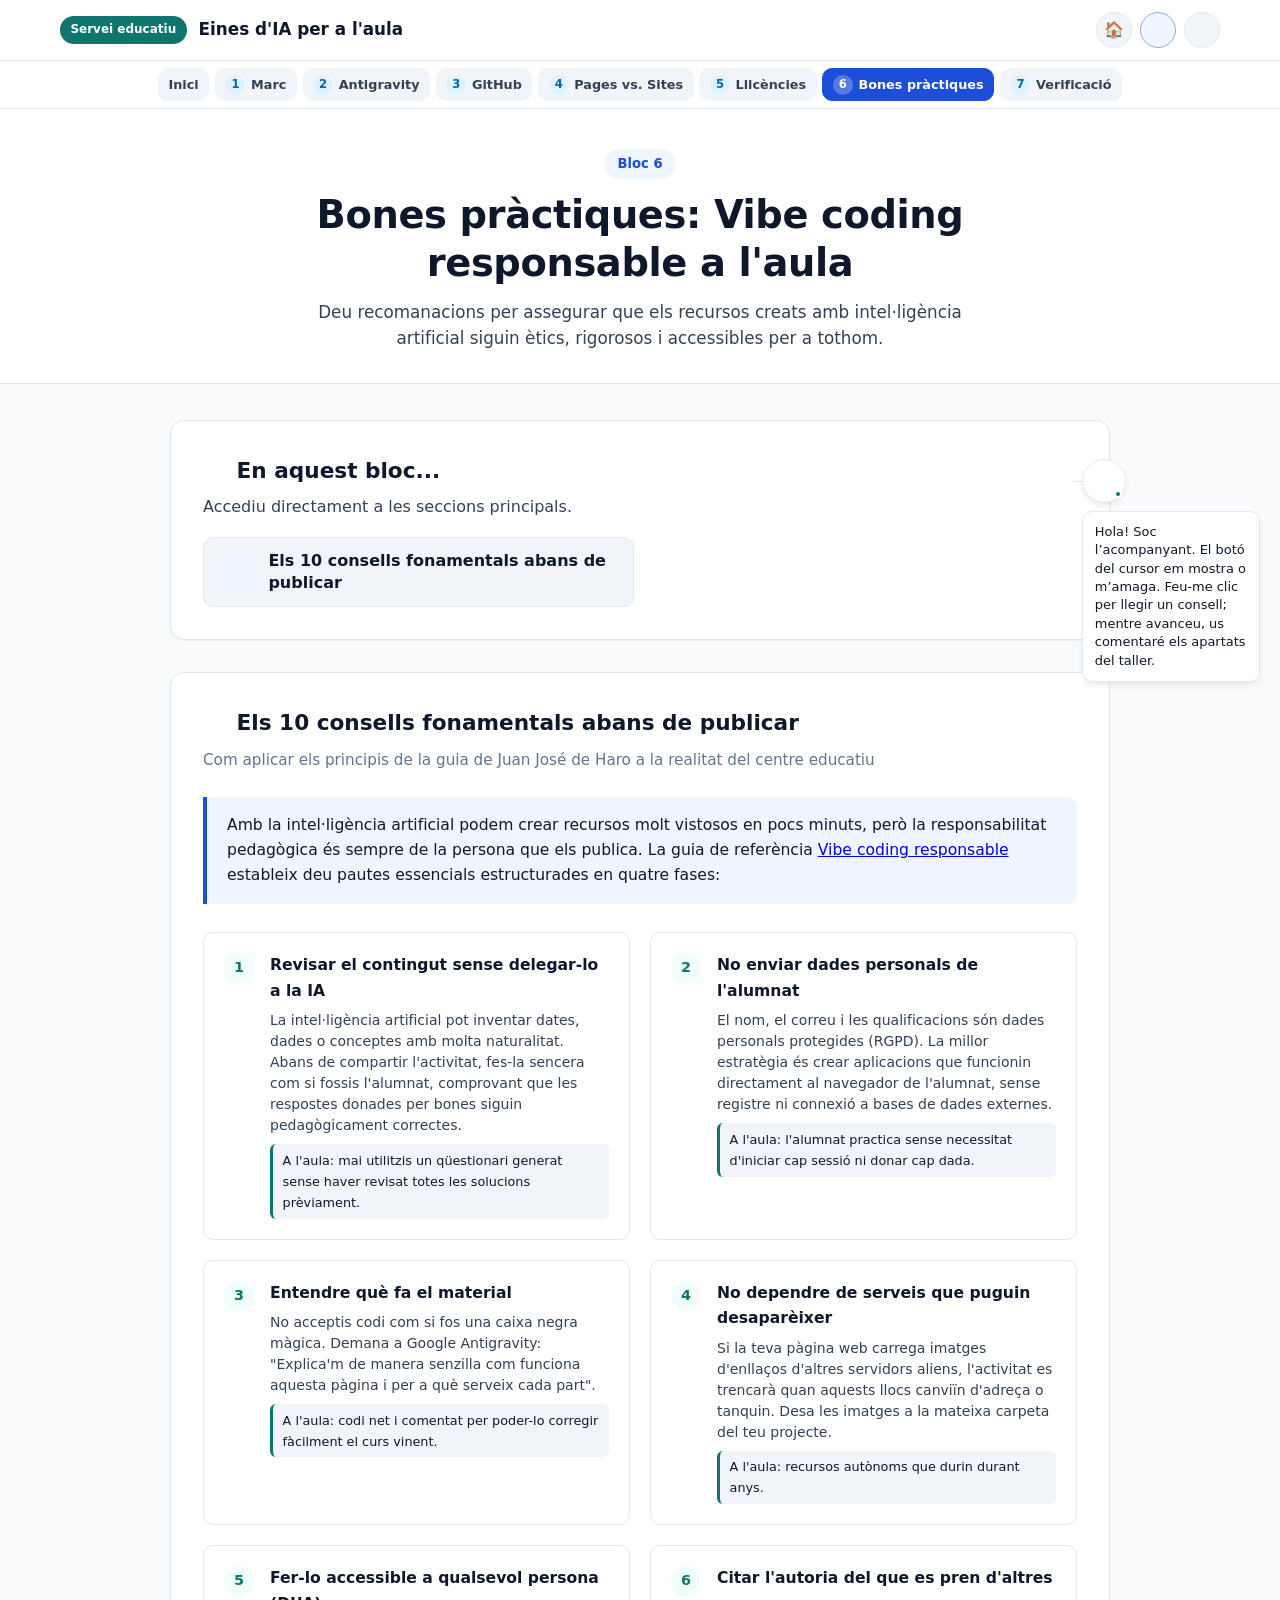
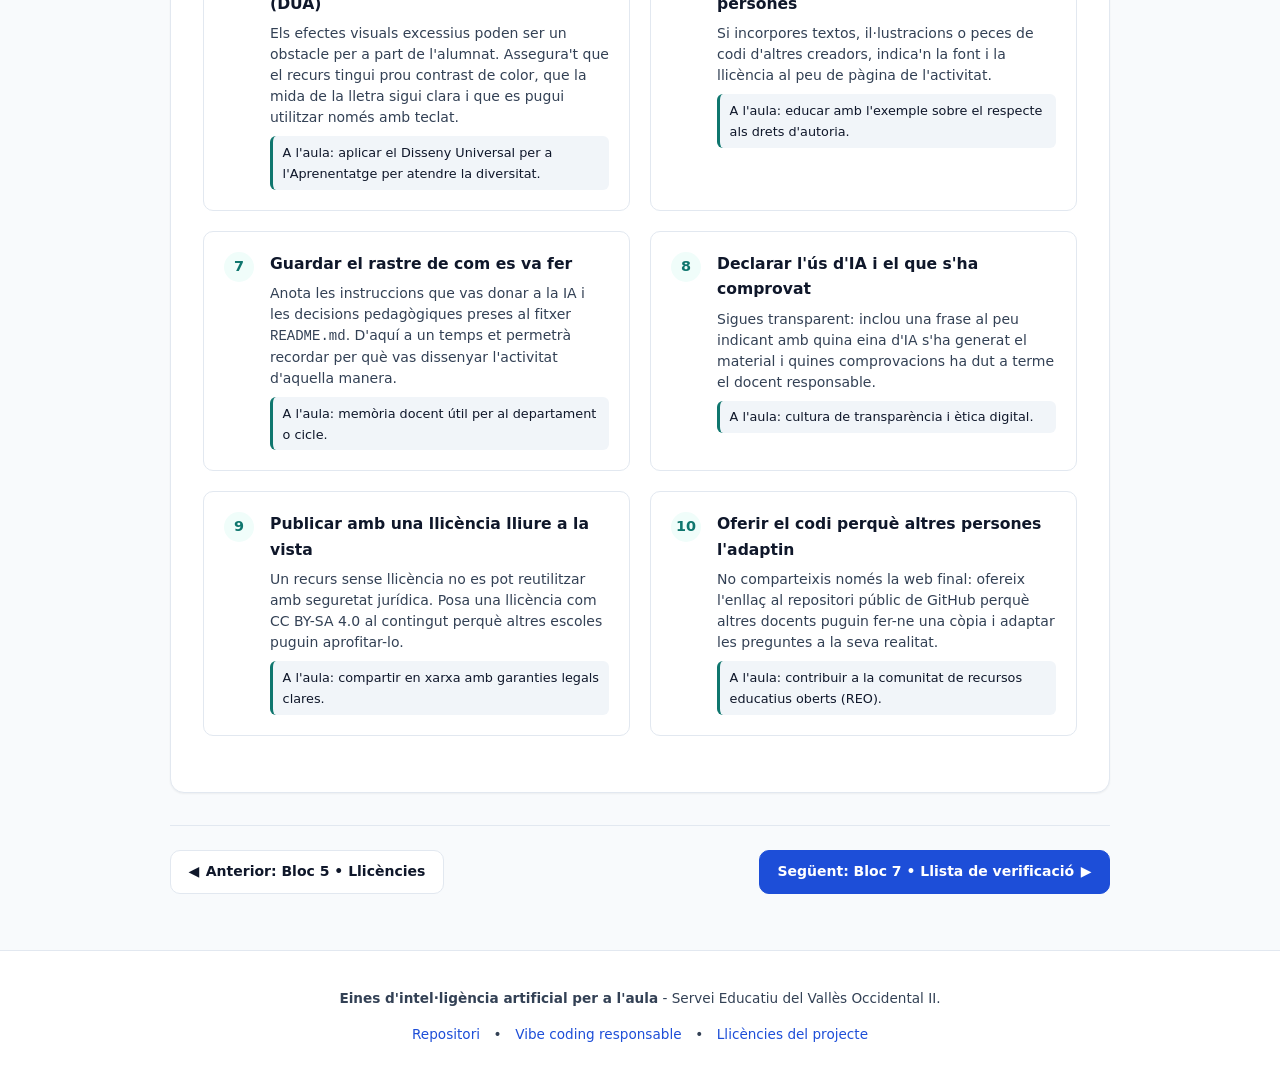
<file: bloc6-bones-practiques.html>
<!DOCTYPE html>
<html lang="ca">
<head>
  <meta charset="UTF-8">
  <meta name="viewport" content="width=device-width, initial-scale=1.0">
  <title>Bloc 6: Bones pràctiques d'aula | Eines d'IA per a l'aula</title>
  <meta name="description" content="Les deu recomanacions de Vibe coding responsable per a docents: protecció de l'alumnat, rigor pedagògic, accessibilitat DUA i transparència.">
  <link rel="stylesheet" href="styles.css">
  <link rel="icon" type="image/svg+xml" href="favicon.svg">
  <link rel="prev" href="bloc5-llicencies.html">
  <link rel="next" href="bloc7-verificacio.html">
</head>
<body>
  <a href="#contingut-principal" class="skip-link">Salta directament al contingut</a>

  <!-- Barra superior -->
  <header class="top-bar">
    <div class="top-bar-container">
      <a href="index.html" class="brand-section">
        <span class="badge-crp">Servei educatiu</span>
        <div class="brand-title">Eines d'IA per a l'aula</div>
      </a>

      <div class="controls-group">
        <a href="index.html" class="btn-icon" title="Tornar a l'inici">🏠</a>
        <button id="btn-toggle-theme" class="btn-icon" type="button" aria-label="Canviar tema" title="Canviar tema">
          <span id="theme-icon">🌙</span>
        </button>
      </div>
    </div>
  </header>

  <!-- Navegació de blocs -->
  <nav class="blocks-nav-bar" aria-label="Índex de blocs">
    <ul class="blocks-nav-list">
      <li><a href="index.html" class="block-nav-link">Inici</a></li>
      <li><a href="bloc1-marc.html" class="block-nav-link"><span class="nav-num-pill">1</span> Marc</a></li>
      <li><a href="bloc2-antigravity.html" class="block-nav-link"><span class="nav-num-pill">2</span> Antigravity</a></li>
      <li><a href="bloc3-github.html" class="block-nav-link"><span class="nav-num-pill">3</span> GitHub</a></li>
      <li><a href="bloc4-pages-sites.html" class="block-nav-link"><span class="nav-num-pill">4</span> Pages vs. Sites</a></li>
      <li><a href="bloc5-llicencies.html" class="block-nav-link"><span class="nav-num-pill">5</span> Llicències</a></li>
      <li><a href="bloc6-bones-practiques.html" class="block-nav-link active"><span class="nav-num-pill">6</span> Bones pràctiques</a></li>
      <li><a href="bloc7-verificacio.html" class="block-nav-link"><span class="nav-num-pill">7</span> Verificació</a></li>
    </ul>
  </nav>

  <!-- Capçalera del bloc -->
  <section class="page-hero">
    <div class="page-hero-inner">
      <span class="page-category-tag">Bloc 6</span>
      <h1>Bones pràctiques: Vibe coding responsable a l'aula</h1>
      <p class="page-hero-subtitle">
        Deu recomanacions per assegurar que els recursos creats amb intel·ligència artificial siguin ètics, rigorosos i accessibles per a tothom.
      </p>
    </div>
  </section>

  <!-- Contingut del bloc 6 -->
  <main id="contingut-principal" class="main-content">
    <div class="content-box">
      <h2>Els 10 consells fonamentals abans de publicar</h2>
      <p class="lead-desc">Com aplicar els principis de la guia de Juan José de Haro a la realitat del centre educatiu</p>

      <div class="pedagogical-highlight">
        Amb la intel·ligència artificial podem crear recursos molt vistosos en pocs minuts, però la responsabilitat pedagògica és sempre de la persona que els publica. La guia de referència <a href="https://vibe-coding-educativo.github.io/vibe-responsable/ca/guia.html" target="_blank" rel="noopener">Vibe coding responsable</a> estableix deu pautes essencials estructurades en quatre fases:
      </div>

      <div class="vibe-recommendations-list">
        <!-- 1 -->
        <div class="vibe-card">
          <div class="vibe-num">1</div>
          <div class="vibe-body">
            <h3>Revisar el contingut sense delegar-lo a la IA</h3>
            <p>La intel·ligència artificial pot inventar dates, dades o conceptes amb molta naturalitat. Abans de compartir l'activitat, fes-la sencera com si fossis un alumne, comprovant que les respostes donades per bones siguin pedagògicament correctes.</p>
            <div class="vibe-edu-tip">A l'aula: mai utilitzis un qüestionari generat sense haver revisat totes les solucions prèviament.</div>
          </div>
        </div>

        <!-- 2 -->
        <div class="vibe-card">
          <div class="vibe-num">2</div>
          <div class="vibe-body">
            <h3>No enviar dades personals de l'alumnat</h3>
            <p>El nom, el correu i les qualificacions són dades personals protegides (RGPD). La millor estratègia és crear aplicacions que funcionin directament al navegador de l'alumne, sense registre ni connexió a bases de dades externes.</p>
            <div class="vibe-edu-tip">A l'aula: l'alumnat practica sense necessitat d'iniciar cap sessió ni donar cap dada.</div>
          </div>
        </div>

        <!-- 3 -->
        <div class="vibe-card">
          <div class="vibe-num">3</div>
          <div class="vibe-body">
            <h3>Entendre què fa el material</h3>
            <p>No acceptis codi com si fos una caixa negra màgica. Demana a Google Antigravity: "Explica'm de manera senzilla com funciona aquesta pàgina i per a què serveix cada part".</p>
            <div class="vibe-edu-tip">A l'aula: codi net i comentat per poder-lo corregir fàcilment el curs vinent.</div>
          </div>
        </div>

        <!-- 4 -->
        <div class="vibe-card">
          <div class="vibe-num">4</div>
          <div class="vibe-body">
            <h3>No dependre de serveis que puguin desaparèixer</h3>
            <p>Si la teva pàgina web carrega imatges d'enllaços d'altres servidors aliens, l'activitat es trencarà quan aquests llocs canviïn d'adreça o tanquin. Desa les imatges a la mateixa carpeta del teu projecte.</p>
            <div class="vibe-edu-tip">A l'aula: recursos autònoms que durin durant anys.</div>
          </div>
        </div>

        <!-- 5 -->
        <div class="vibe-card">
          <div class="vibe-num">5</div>
          <div class="vibe-body">
            <h3>Fer-lo accessible a qualsevol persona (DUA)</h3>
            <p>Els efectes visuals excessius poden ser un obstacle per a part de l'alumnat. Assegura't que el recurs tingui prou contrast de color, que la mida de la lletra sigui clara i que es pugui utilitzar només amb teclat.</p>
            <div class="vibe-edu-tip">A l'aula: aplicar el Disseny Universal per a l'Aprenentatge per atendre la diversitat.</div>
          </div>
        </div>

        <!-- 6 -->
        <div class="vibe-card">
          <div class="vibe-num">6</div>
          <div class="vibe-body">
            <h3>Citar l'autoria del que es pren d'altres persones</h3>
            <p>Si incorpores textos, il·lustracions o peces de codi d'altres creadors, indica'n la font i la llicència al peu de pàgina de l'activitat.</p>
            <div class="vibe-edu-tip">A l'aula: educar amb l'exemple sobre el respecte als drets d'autoria.</div>
          </div>
        </div>

        <!-- 7 -->
        <div class="vibe-card">
          <div class="vibe-num">7</div>
          <div class="vibe-body">
            <h3>Guardar el rastre de com es va fer</h3>
            <p>Anota les instruccions que vas donar a la IA i les decisions pedagògiques preses al fitxer <code>README.md</code>. D'aquí a un temps et permetrà recordar per què vas dissenyar l'activitat d'aquella manera.</p>
            <div class="vibe-edu-tip">A l'aula: memòria docent útil per al departament o cicle.</div>
          </div>
        </div>

        <!-- 8 -->
        <div class="vibe-card">
          <div class="vibe-num">8</div>
          <div class="vibe-body">
            <h3>Declarar l'ús d'IA i el que s'ha comprovat</h3>
            <p>Sigues transparent: inclou una frase al peu indicant amb quina eina d'IA s'ha generat el material i quines comprovacions ha dut a terme el docent responsable.</p>
            <div class="vibe-edu-tip">A l'aula: cultura de transparència i ètica digital.</div>
          </div>
        </div>

        <!-- 9 -->
        <div class="vibe-card">
          <div class="vibe-num">9</div>
          <div class="vibe-body">
            <h3>Publicar amb una llicència lliure a la vista</h3>
            <p>Un recurs sense llicència no es pot reutilitzar amb seguretat jurídica. Posa una llicència com CC BY-SA 4.0 al contingut perquè altres escoles puguin aprofitar-lo.</p>
            <div class="vibe-edu-tip">A l'aula: compartir en xarxa amb garanties legals clares.</div>
          </div>
        </div>

        <!-- 10 -->
        <div class="vibe-card">
          <div class="vibe-num">10</div>
          <div class="vibe-body">
            <h3>Oferir el codi perquè altres persones l'adaptin</h3>
            <p>No comparteixis només la web final: ofereix l'enllaç al repositori públic de GitHub perquè altres docents puguin fer-ne una còpia i adaptar les preguntes a la seva realitat.</p>
            <div class="vibe-edu-tip">A l'aula: contribuir a la comunitat de recursos educatius oberts (REO).</div>
          </div>
        </div>
      </div>
    </div>

    <!-- Paginació inferior -->
    <div class="page-pagination">
      <a href="bloc5-llicencies.html" class="btn-pagination" data-nav="prev">
        ◀ <span>Anterior: Bloc 5 • Llicències</span>
      </a>
      <a href="bloc7-verificacio.html" class="btn-pagination primary" data-nav="next">
        <span>Següent: Bloc 7 • Llista de verificació</span> ▶
      </a>
    </div>
  </main>

  <footer class="footer">
    <div class="footer-inner">
      <p><strong>Eines d'intel·ligència artificial per a l'aula</strong> — Servei Educatiu del Vallès Occidental II.</p>
      <div class="footer-links">
        <a href="https://github.com/miquelangelfuentes/eines-ia-aula" target="_blank" rel="noopener">Repositori</a>
        <span>•</span>
        <a href="https://vibe-coding-educativo.github.io/vibe-responsable/ca/guia.html" target="_blank" rel="noopener">Vibe coding responsable</a>
        <span>•</span>
        <a href="https://creativecommons.org/licenses/by-sa/4.0/deed.ca" target="_blank" rel="noopener">Llicència CC BY-SA 4.0</a>
      </div>
    </div>
  </footer>

  <script src="app.js"></script>
</body>
</html>
</file>
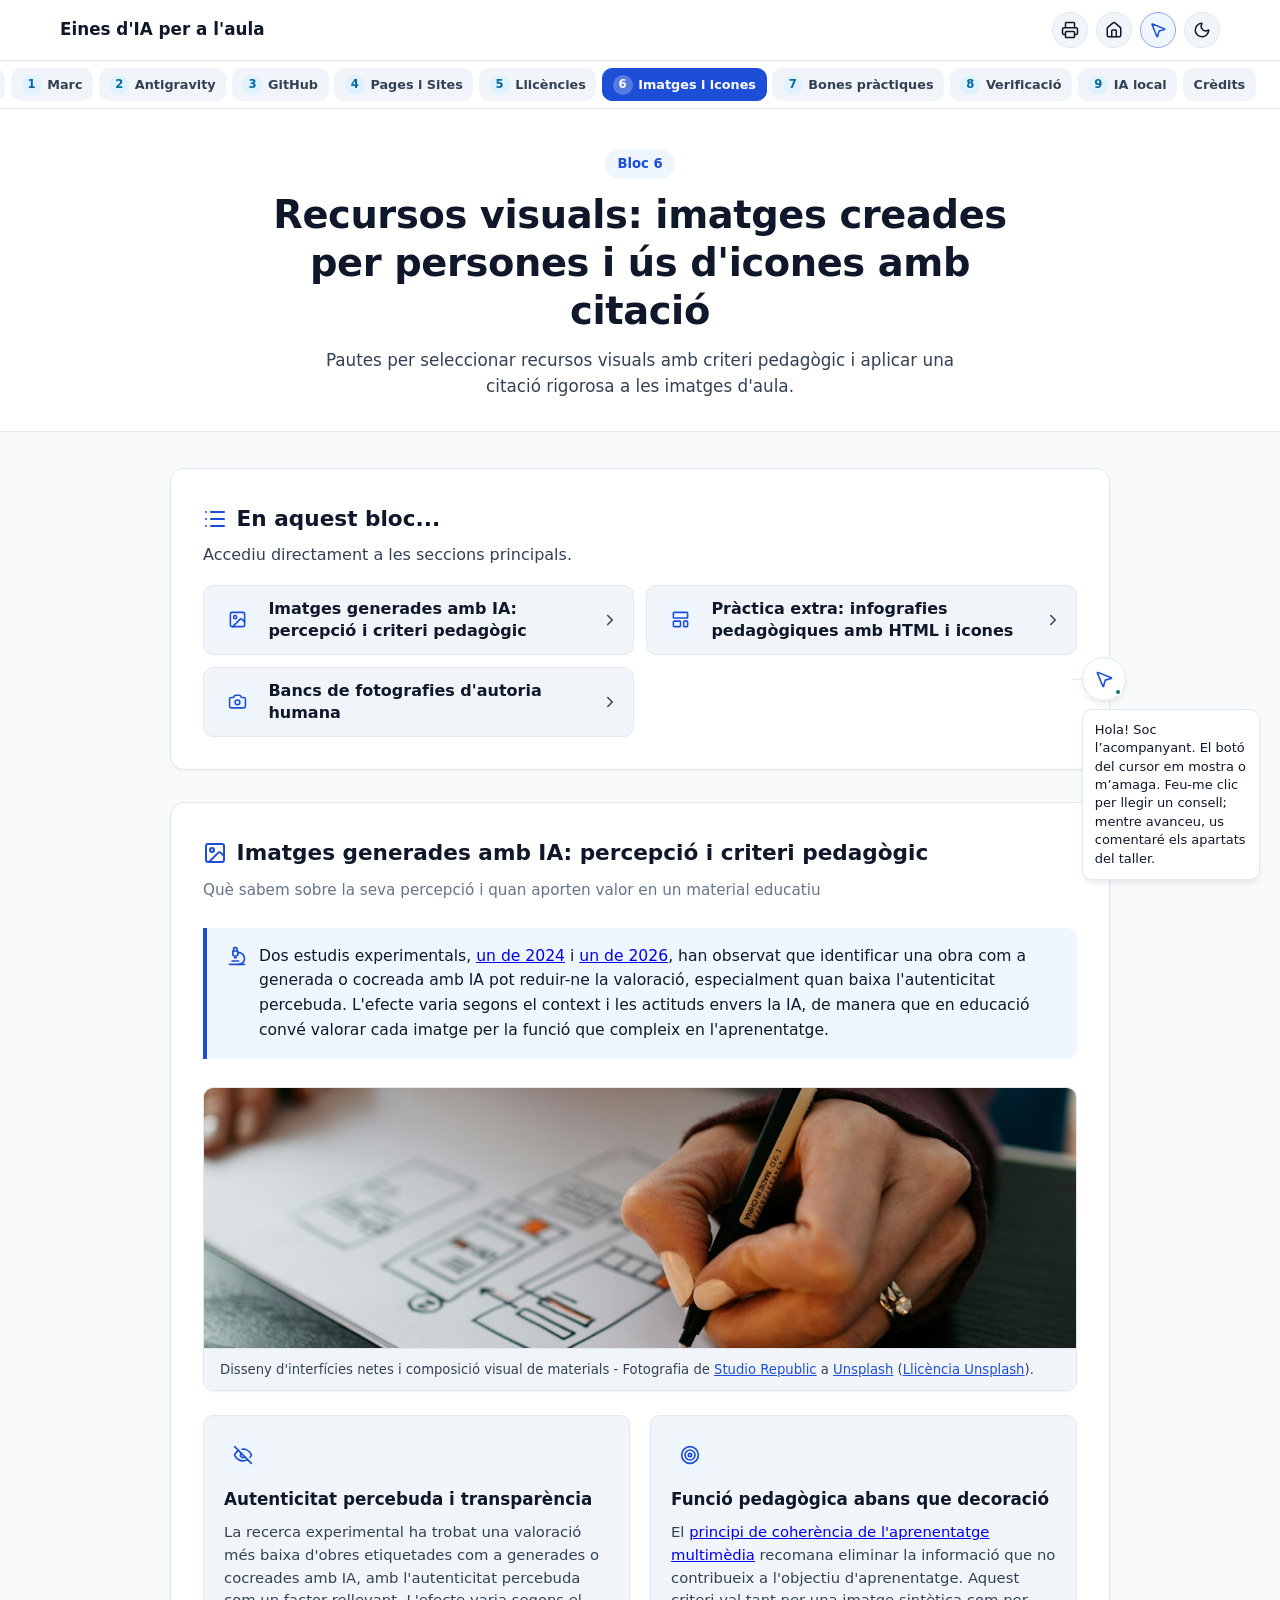
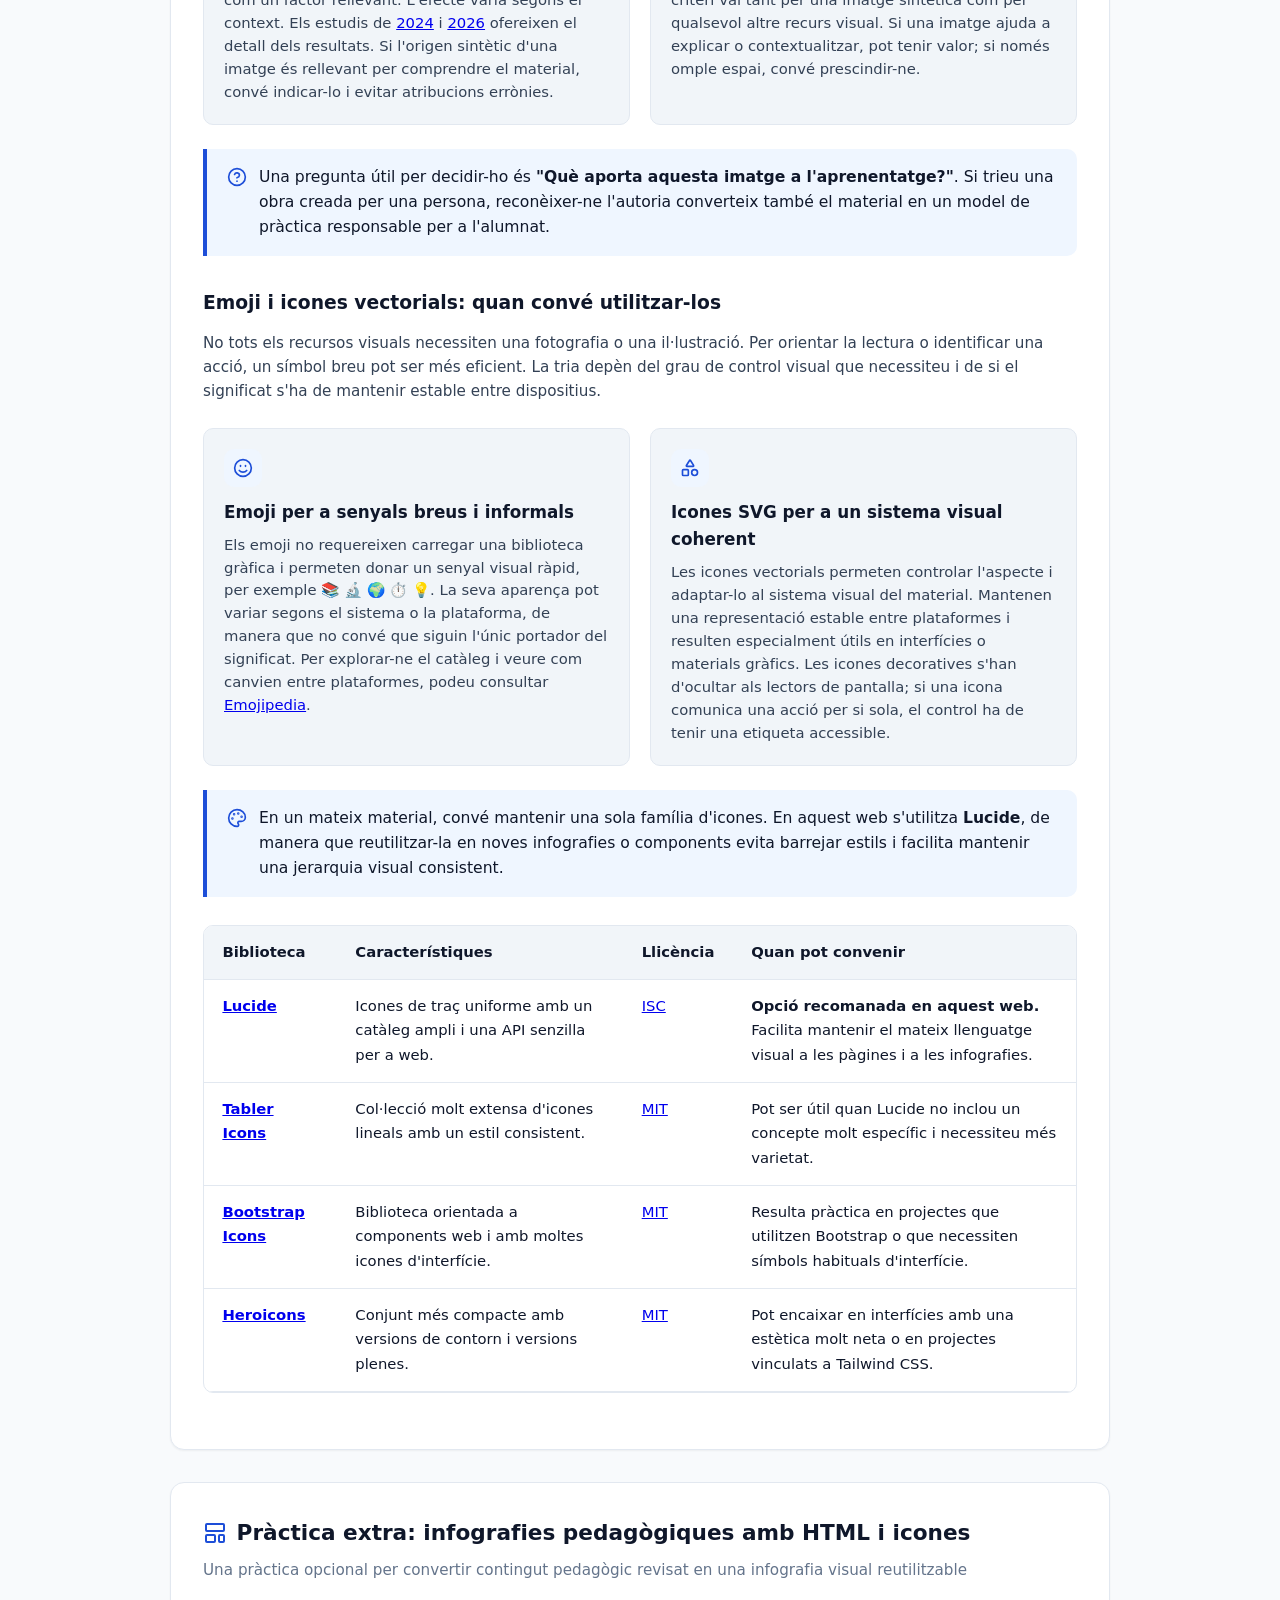
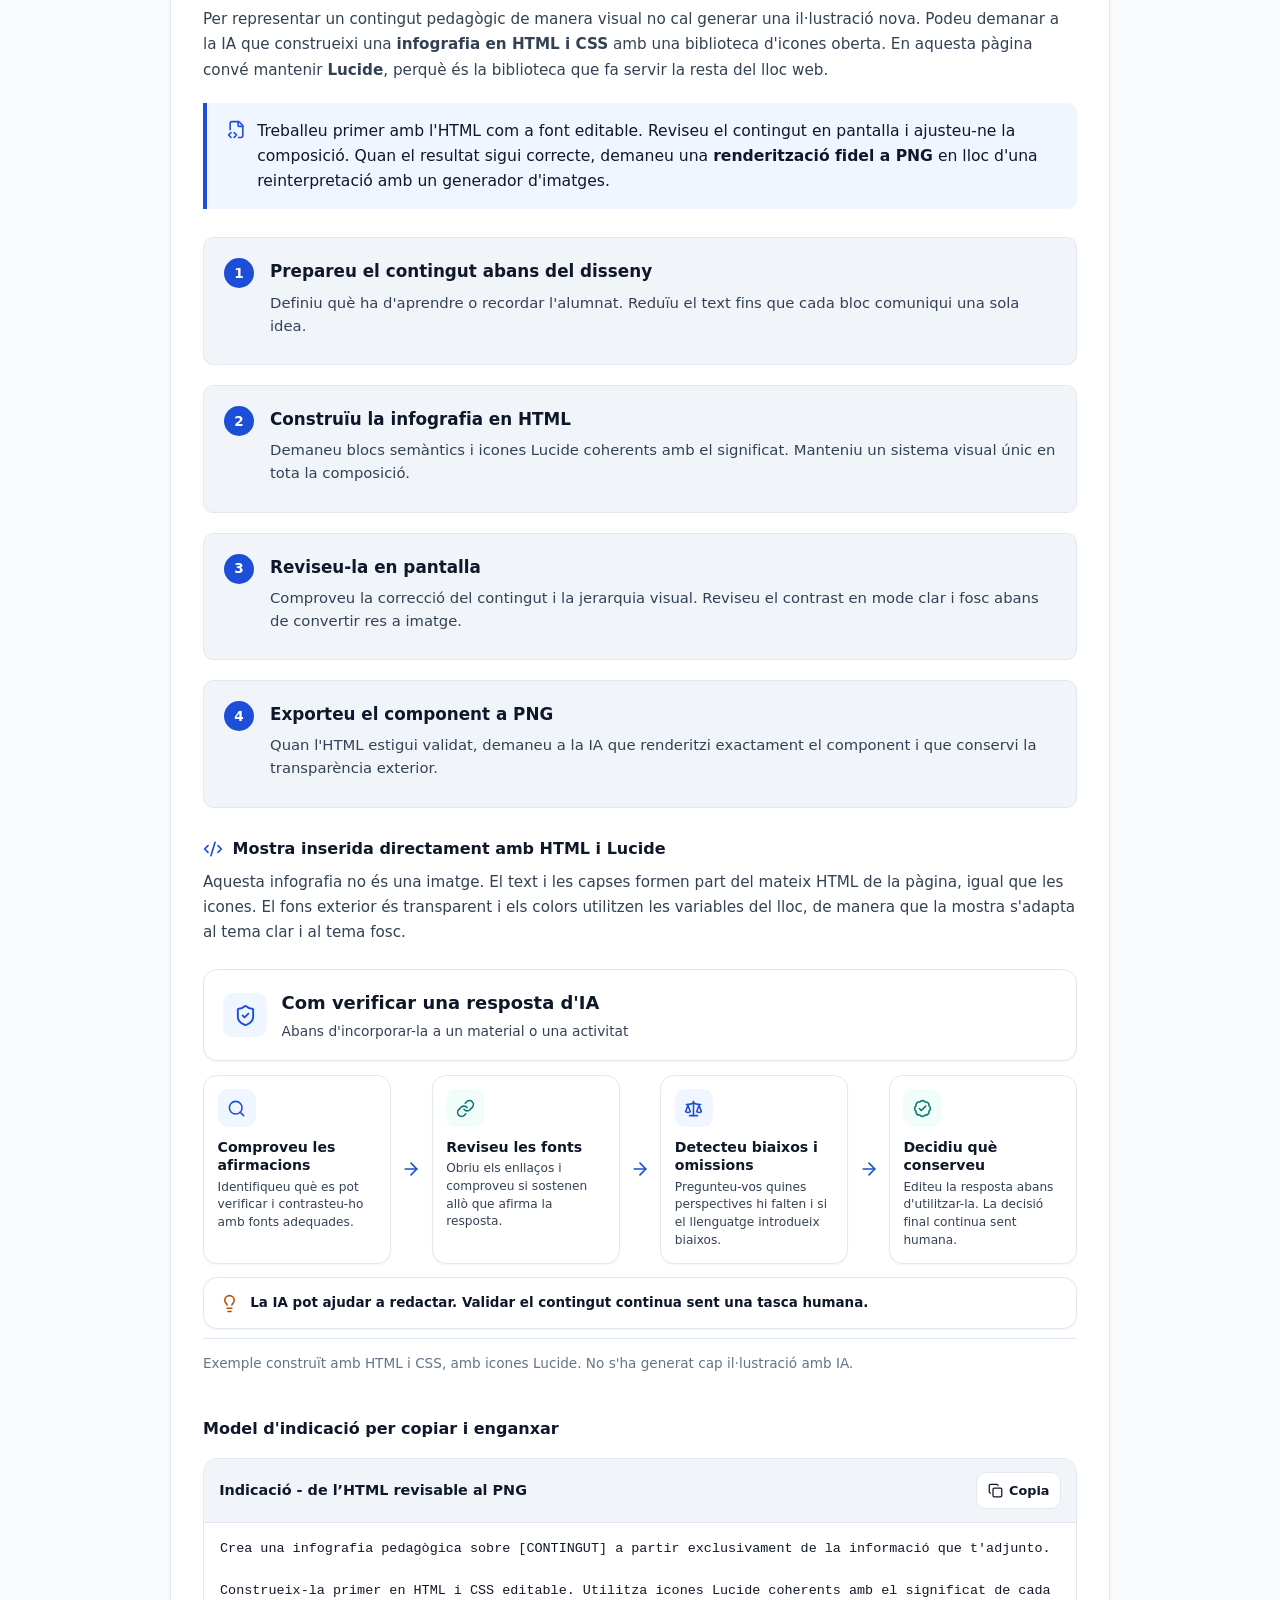
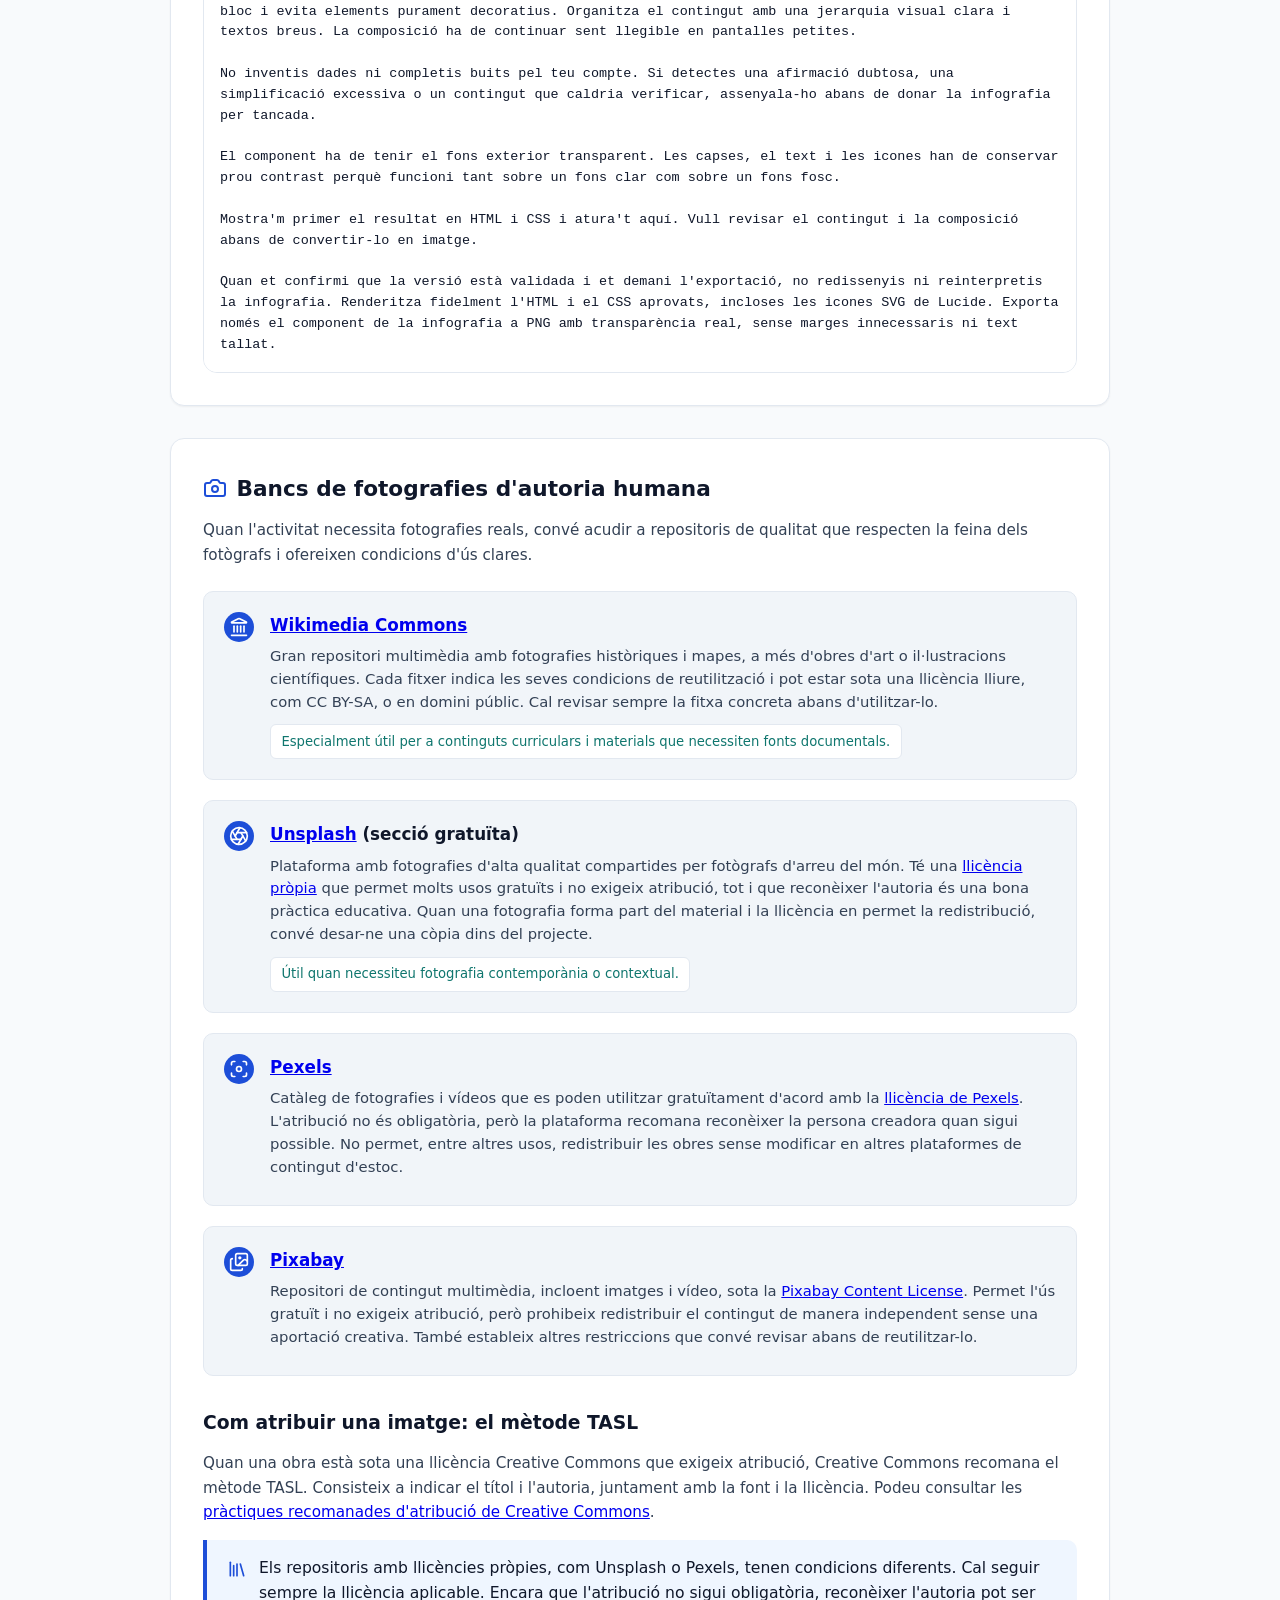
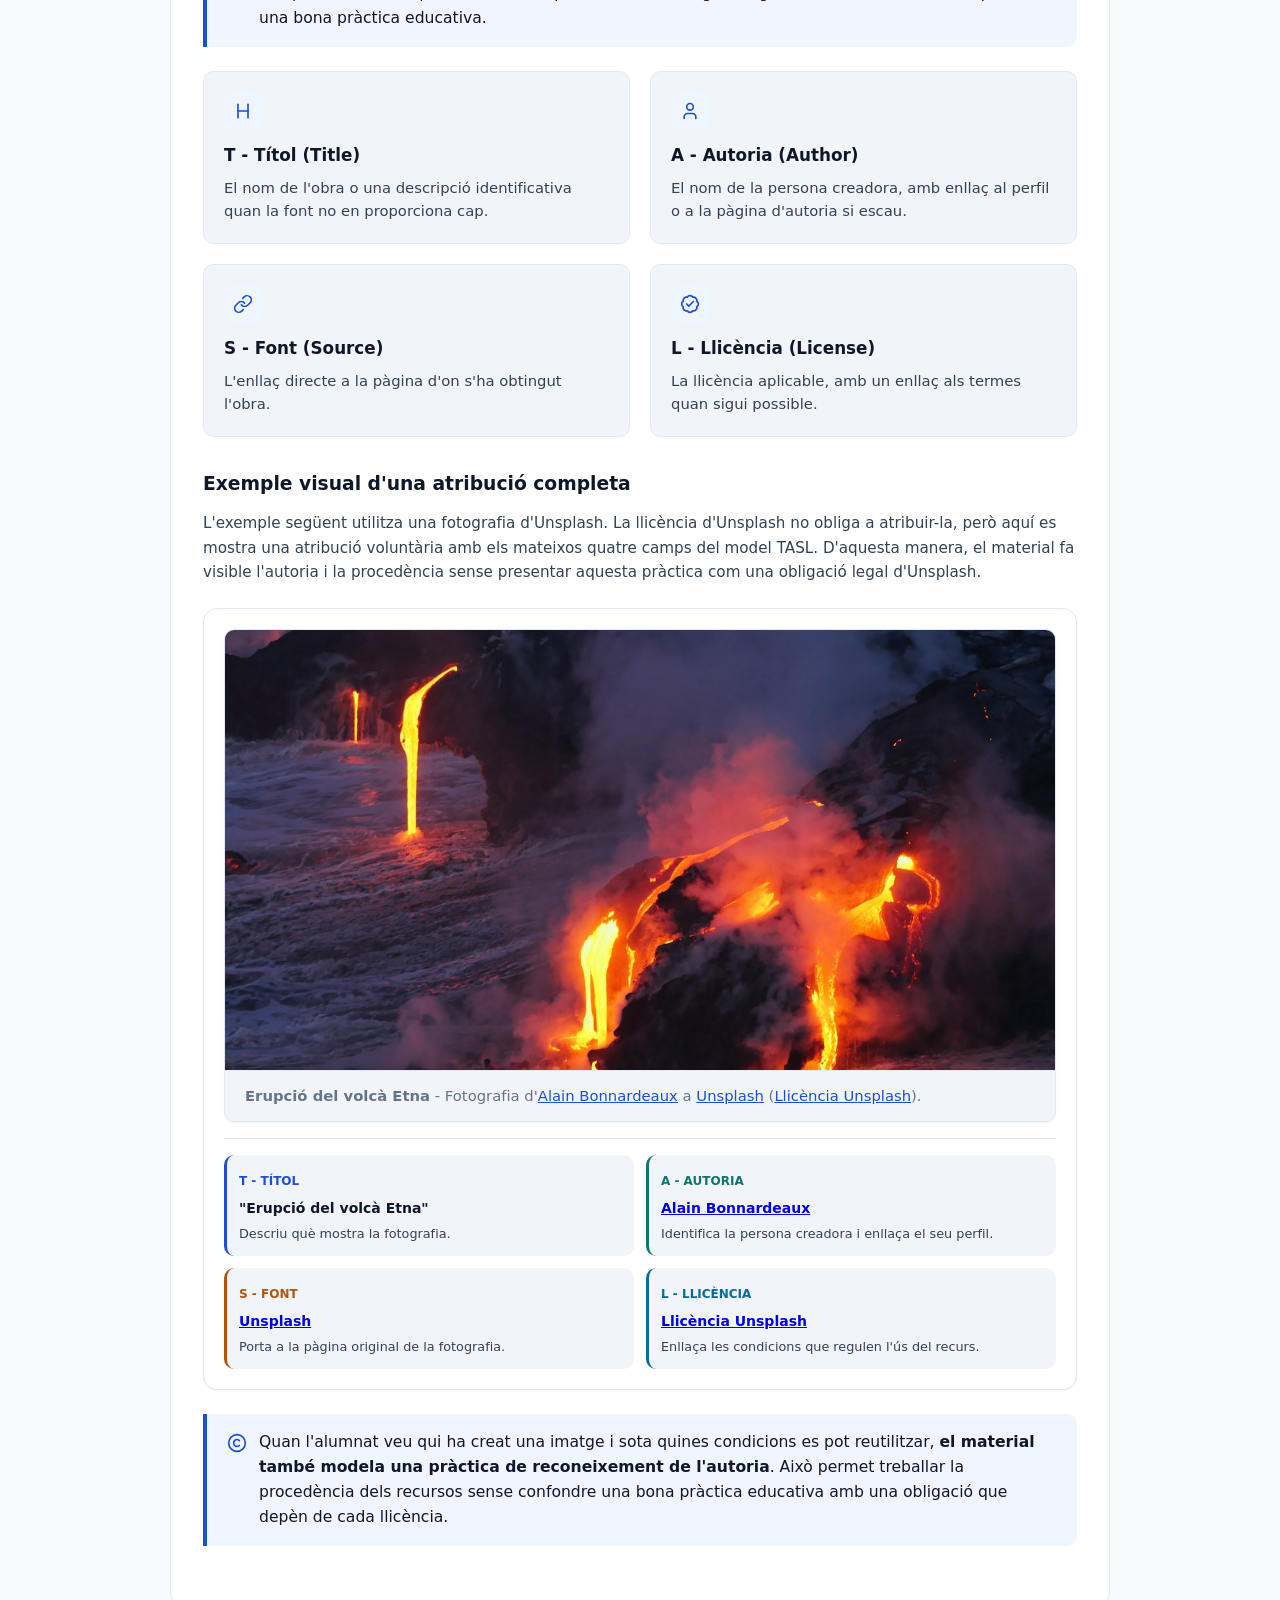
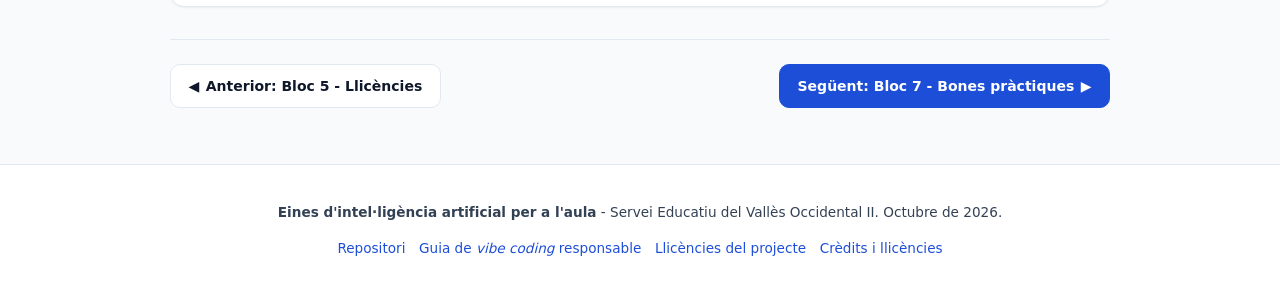
<file: bloc6-recursos-visuals.html>
<!DOCTYPE html><html lang="ca"><head>
  <meta charset="UTF-8">
  <meta name="viewport" content="width=device-width, initial-scale=1.0">
  <title>Bloc 6: recursos visuals, icones i citació | Eines d'IA per a l'aula</title>
  <meta name="description" content="Criteris per seleccionar recursos visuals i citar-los adequadament, amb una mirada específica a l'ús d'imatges generades amb IA.">

  <!-- Metadades Open Graph / Xarxes socials (Link Preview) -->
  <meta property="og:type" content="article">
  <meta property="og:url" content="https://miquelangelfuentes.github.io/eines-ia-aula/bloc6-recursos-visuals.html">
  <meta property="og:title" content="Bloc 6: recursos visuals, icones i citació | Eines d'IA per a l'aula">
  <meta property="og:description" content="Criteris per seleccionar imatges i utilitzar icones, amb pautes de citació per als materials educatius.">
  <meta property="og:image" content="https://miquelangelfuentes.github.io/eines-ia-aula/assets/images/unsplash/bloc6-recursos-visuals.jpg">
  <meta property="og:image:width" content="1200">
  <meta property="og:image:height" content="630">

  <!-- Metadades Twitter Card -->
  <meta name="twitter:card" content="summary_large_image">
  <meta name="twitter:title" content="Bloc 6: recursos visuals, icones i citació | Eines d'IA per a l'aula">
  <meta name="twitter:description" content="Criteris per seleccionar imatges i utilitzar icones, amb pautes de citació per als materials educatius.">
  <meta name="twitter:image" content="https://miquelangelfuentes.github.io/eines-ia-aula/assets/images/unsplash/bloc6-recursos-visuals.jpg">

  <link rel="stylesheet" href="styles.css?v=9">
  <link rel="icon" type="image/svg+xml" href="favicon.svg">
  <link rel="alternate icon" type="image/png" href="favicon.png">
  <link rel="apple-touch-icon" href="favicon.png">
  <link rel="prev" href="bloc5-llicencies.html">
  <link rel="next" href="bloc7-bones-practiques.html">
</head>
<body>
  <a href="#contingut-principal" class="skip-link">Salta directament al contingut</a><noscript>&lt;div class="noscript-notice"&gt;&lt;strong&gt;JavaScript està desactivat.&lt;/strong&gt; Podeu llegir el contingut del material, però algunes funcions interactives, com el qüestionari i les eines de pràctica, no estaran disponibles.&lt;/div&gt;</noscript>

  <!-- Barra superior -->
  <header class="top-bar">
    <div class="top-bar-container">
      <a href="index.html" class="brand-section">
        <div class="brand-title">Eines d'IA per a l'aula</div>
      </a>

      <div class="controls-group">
        <div class="print-menu-container">
          <button id="btn-print-menu" class="btn-icon" type="button" aria-label="Opcions d'impressió" title="Imprimir" aria-haspopup="true" aria-expanded="false">
            <i data-lucide="printer"></i>
          </button>
          <div id="print-dropdown" class="print-dropdown" role="menu">
            <button type="button" class="print-dropdown-item" id="btn-print-page" role="menuitem">
              <i data-lucide="file-text" style="width:16px;height:16px;"></i>
              <span>Imprimir aquesta pàgina</span>
            </button>
            <a href="imprimir-tot.html?print=1" class="print-dropdown-item" id="btn-print-all" role="menuitem">
              <i data-lucide="book-open" style="width:16px;height:16px;"></i>
              <span>Imprimir tota la presentació</span>
            </a>
          </div>
        </div>
        <a href="index.html" class="btn-icon" title="Tornar a l'inici" aria-label="Tornar a l'inici">
          <i data-lucide="home"></i>
        </a>
        <button id="btn-toggle-theme" class="btn-icon" type="button" aria-label="Canviar tema" title="Canviar tema">
          <span id="theme-icon"><i data-lucide="moon"></i></span>
        </button>
      </div>
    </div>
  </header>

  <!-- Navegació de blocs -->
  <nav class="blocks-nav-bar" aria-label="Índex de blocs">
    <ul class="blocks-nav-list">
      <li><a href="index.html" class="block-nav-link">Inici</a></li>
      <li><a href="bloc1-marc.html" class="block-nav-link"><span class="nav-num-pill">1</span> Marc</a></li>
      <li><a href="bloc2-antigravity.html" class="block-nav-link"><span class="nav-num-pill">2</span> Antigravity</a></li>
      <li><a href="bloc3-github.html" class="block-nav-link"><span class="nav-num-pill">3</span> GitHub</a></li>
      <li><a href="bloc4-pages-sites.html" class="block-nav-link"><span class="nav-num-pill">4</span> Pages i Sites</a></li>
      <li><a href="bloc5-llicencies.html" class="block-nav-link"><span class="nav-num-pill">5</span> Llicències</a></li>
      <li><a href="bloc6-recursos-visuals.html" class="block-nav-link active"><span class="nav-num-pill">6</span> Imatges i icones</a></li>
      <li><a href="bloc7-bones-practiques.html" class="block-nav-link"><span class="nav-num-pill">7</span> Bones pràctiques</a></li>
      <li><a href="bloc8-verificacio.html" class="block-nav-link"><span class="nav-num-pill">8</span> Verificació</a></li>
      <li><a href="bloc9-per-continuar-explorant.html" class="block-nav-link"><span class="nav-num-pill">9</span> IA local</a></li>
      <li><a href="credits.html" class="block-nav-link">Crèdits</a></li>
    </ul>
  </nav>

  <!-- Capçalera del bloc -->
  <section class="page-hero">
    <div class="page-hero-inner">
      <span class="page-category-tag">Bloc 6</span>
      <h1>Recursos visuals: imatges creades per persones i ús d'icones amb citació</h1>
      <p class="page-hero-subtitle">
        Pautes per seleccionar recursos visuals amb criteri pedagògic i aplicar una citació rigorosa a les imatges d'aula.
      </p>
    </div>
  </section>

  <!-- Contingut del bloc 6 -->
  <main id="contingut-principal" class="main-content">
    <div class="content-box">
      <h2>Imatges generades amb IA: percepció i criteri pedagògic</h2>
      <p class="lead-desc">Què sabem sobre la seva percepció i quan aporten valor en un material educatiu</p>

      <div class="pedagogical-highlight" style="display:flex;align-items:flex-start;gap:.75rem;">
        <i data-lucide="microscope" aria-hidden="true" style="width:20px;height:20px;color:var(--accent-primary);flex:0 0 20px;margin-top:.15rem;"></i>
        <div>Dos estudis experimentals, <a href="https://doi.org/10.1016/j.chbah.2024.100056" target="_blank" rel="noopener">un de 2024</a> i <a href="https://doi.org/10.1016/j.chbr.2026.101023" target="_blank" rel="noopener">un de 2026</a>, han observat que identificar una obra com a generada o cocreada amb IA pot reduir-ne la valoració, especialment quan baixa l'autenticitat percebuda. L'efecte varia segons el context i les actituds envers la IA, de manera que en educació convé valorar cada imatge per la funció que compleix en l'aprenentatge.</div>
      </div>

      <figure class="inline-support-figure">
        <img src="assets/images/unsplash/bloc6-recursos-visuals.jpg" width="1200" height="630" alt="Disseny d'interfície i composició visual de continguts educatius" loading="lazy">
        <figcaption class="edu-caption">Disseny d'interfícies netes i composició visual de materials - Fotografia de <a href="https://unsplash.com/@studiorepublic" target="_blank" rel="noopener">Studio Republic</a> a <a href="https://unsplash.com/photos/fovA27N8EBg" target="_blank" rel="noopener">Unsplash</a> (<a href="https://unsplash.com/license" target="_blank" rel="noopener">Llicència Unsplash</a>).</figcaption>
      </figure>

      <div class="cards-grid">
        <div class="card-item">
          <div class="card-item-icon">
            <i data-lucide="eye-off"></i>
          </div>
          <h3>Autenticitat percebuda i transparència</h3>
          <p>
            La recerca experimental ha trobat una valoració més baixa d'obres etiquetades com a generades o cocreades amb IA, amb l'autenticitat percebuda com un factor rellevant. L'efecte varia segons el context. Els estudis de <a href="https://doi.org/10.1016/j.chbah.2024.100056" target="_blank" rel="noopener">2024</a> i <a href="https://doi.org/10.1016/j.chbr.2026.101023" target="_blank" rel="noopener">2026</a> ofereixen el detall dels resultats. Si l'origen sintètic d'una imatge és rellevant per comprendre el material, convé indicar-lo i evitar atribucions errònies.
          </p>
        </div>

        <div class="card-item">
          <div class="card-item-icon">
            <i data-lucide="target"></i>
          </div>
          <h3>Funció pedagògica abans que decoració</h3>
          <p>
            El <a href="https://doi.org/10.1017/9781108894333.019" target="_blank" rel="noopener">principi de coherència de l'aprenentatge multimèdia</a> recomana eliminar la informació que no contribueix a l'objectiu d'aprenentatge. Aquest criteri val tant per una imatge sintètica com per qualsevol altre recurs visual. Si una imatge ajuda a explicar o contextualitzar, pot tenir valor; si només omple espai, convé prescindir-ne.
          </p>
        </div>
      </div>

      <div class="pedagogical-highlight" style="margin-top:1.25rem;display:flex;align-items:flex-start;gap:.75rem;">
        <i data-lucide="circle-help" aria-hidden="true" style="width:20px;height:20px;color:var(--accent-primary);flex:0 0 20px;margin-top:.15rem;"></i>
        <div>Una pregunta útil per decidir-ho és <strong>"Què aporta aquesta imatge a l'aprenentatge?"</strong>. Si trieu una obra creada per una persona, reconèixer-ne l'autoria converteix també el material en un model de pràctica responsable per a l'alumnat.</div>
      </div>

      <h3 style="margin-top: 2rem; margin-bottom: 0.75rem;">Emoji i icones vectorials: quan convé utilitzar-los</h3>
      <p style="color: var(--text-muted); font-size: 0.95rem; line-height: 1.6; margin-bottom: 1.25rem;">
        No tots els recursos visuals necessiten una fotografia o una il·lustració. Per orientar la lectura o identificar una acció, un símbol breu pot ser més eficient. La tria depèn del grau de control visual que necessiteu i de si el significat s'ha de mantenir estable entre dispositius.
      </p>

      <div class="cards-grid">
        <div class="card-item">
          <div class="card-item-icon">
            <i data-lucide="smile"></i>
          </div>
          <h3>Emoji per a senyals breus i informals</h3>
          <p>
            Els emoji no requereixen carregar una biblioteca gràfica i permeten donar un senyal visual ràpid, per exemple 📚 🔬 🌍 ⏱️ 💡. La seva aparença pot variar segons el sistema o la plataforma, de manera que no convé que siguin l'únic portador del significat. Per explorar-ne el catàleg i veure com canvien entre plataformes, podeu consultar <a href="https://emojipedia.org/" target="_blank" rel="noopener">Emojipedia</a>.
          </p>
        </div>

        <div class="card-item">
          <div class="card-item-icon">
            <i data-lucide="shapes"></i>
          </div>
          <h3>Icones SVG per a un sistema visual coherent</h3>
          <p>
            Les icones vectorials permeten controlar l'aspecte i adaptar-lo al sistema visual del material. Mantenen una representació estable entre plataformes i resulten especialment útils en interfícies o materials gràfics. Les icones decoratives s'han d'ocultar als lectors de pantalla; si una icona comunica una acció per si sola, el control ha de tenir una etiqueta accessible.
          </p>
        </div>
      </div>

      <div class="pedagogical-highlight" style="margin-top:1.25rem;display:flex;align-items:flex-start;gap:.75rem;">
        <i data-lucide="palette" aria-hidden="true" style="width:20px;height:20px;color:var(--accent-primary);flex:0 0 20px;margin-top:.15rem;"></i>
        <div>En un mateix material, convé mantenir una sola família d'icones. En aquest web s'utilitza <strong>Lucide</strong>, de manera que reutilitzar-la en noves infografies o components evita barrejar estils i facilita mantenir una jerarquia visual consistent.</div>
      </div>

      <div class="table-responsive" aria-label="Comparació de biblioteques d'icones">
        <table class="clean-table">
          <thead>
            <tr>
              <th>Biblioteca</th>
              <th>Característiques</th>
              <th>Llicència</th>
              <th>Quan pot convenir</th>
            </tr>
          </thead>
          <tbody>
            <tr>
              <td><strong><a href="https://lucide.dev/" target="_blank" rel="noopener">Lucide</a></strong></td>
              <td>Icones de traç uniforme amb un catàleg ampli i una API senzilla per a web.</td>
              <td><a href="https://opensource.org/license/isc-license-txt" target="_blank" rel="noopener">ISC</a></td>
              <td><strong>Opció recomanada en aquest web.</strong> Facilita mantenir el mateix llenguatge visual a les pàgines i a les infografies.</td>
            </tr>
            <tr>
              <td><strong><a href="https://tabler.io/icons" target="_blank" rel="noopener">Tabler Icons</a></strong></td>
              <td>Col·lecció molt extensa d'icones lineals amb un estil consistent.</td>
              <td><a href="https://opensource.org/license/mit" target="_blank" rel="noopener">MIT</a></td>
              <td>Pot ser útil quan Lucide no inclou un concepte molt específic i necessiteu més varietat.</td>
            </tr>
            <tr>
              <td><strong><a href="https://icons.getbootstrap.com/" target="_blank" rel="noopener">Bootstrap Icons</a></strong></td>
              <td>Biblioteca orientada a components web i amb moltes icones d'interfície.</td>
              <td><a href="https://opensource.org/license/mit" target="_blank" rel="noopener">MIT</a></td>
              <td>Resulta pràctica en projectes que utilitzen Bootstrap o que necessiten símbols habituals d'interfície.</td>
            </tr>
            <tr>
              <td><strong><a href="https://heroicons.com/" target="_blank" rel="noopener">Heroicons</a></strong></td>
              <td>Conjunt més compacte amb versions de contorn i versions plenes.</td>
              <td><a href="https://opensource.org/license/mit" target="_blank" rel="noopener">MIT</a></td>
              <td>Pot encaixar en interfícies amb una estètica molt neta o en projectes vinculats a Tailwind CSS.</td>
            </tr>
          </tbody>
        </table>
      </div>

      <section class="infographic-workflow" aria-labelledby="infografies-html-title">
        <style>
          .infographic-workflow {
            margin-top: 2.25rem;
          }
          .infographic-workflow > p {
            color: var(--text-muted);
            font-size: 0.95rem;
            line-height: 1.65;
          }
          .infographic-demo-wrap {
            margin: 1.5rem 0;
            padding: 0;
            background: transparent;
          }
          .pedagogy-infographic {
            display: grid;
            gap: 0.85rem;
            background: transparent;
          }
          .pedagogy-infographic__header,
          .pedagogy-infographic__card,
          .pedagogy-infographic__footer {
            background: var(--bg-surface-elevated);
            border: 1px solid var(--border-color);
            box-shadow: var(--shadow-sm);
          }
          .pedagogy-infographic__header {
            display: flex;
            align-items: center;
            gap: 0.9rem;
            padding: 1.1rem 1.2rem;
            border-radius: var(--radius-lg);
          }
          .pedagogy-infographic__header-icon {
            width: 44px;
            height: 44px;
            flex: 0 0 44px;
            display: inline-flex;
            align-items: center;
            justify-content: center;
            color: var(--accent-primary);
            background: var(--accent-light);
            border-radius: var(--radius-md);
          }
          .pedagogy-infographic__header-icon svg {
            width: 23px;
            height: 23px;
          }
          .pedagogy-infographic__header h4 {
            margin: 0;
            color: var(--text-main);
            font-size: 1.12rem;
          }
          .pedagogy-infographic__header p {
            margin: 0.15rem 0 0;
            color: var(--text-muted);
            font-size: 0.86rem;
          }
          .pedagogy-infographic__grid {
            display: grid;
            grid-template-columns: repeat(2, minmax(0, 1fr));
            gap: 0.85rem;
          }
          .pedagogy-infographic__card {
            min-width: 0;
            padding: 1rem;
            border-radius: var(--radius-lg);
            display: grid;
            grid-template-columns: 42px 1fr;
            gap: 0.85rem;
            align-items: start;
          }
          .pedagogy-infographic__icon {
            width: 42px;
            height: 42px;
            display: inline-flex;
            align-items: center;
            justify-content: center;
            color: var(--accent-primary);
            background: var(--accent-light);
            border-radius: var(--radius-md);
          }
          .pedagogy-infographic__card:nth-child(even) .pedagogy-infographic__icon {
            color: var(--accent-secondary);
            background: var(--accent-secondary-light);
          }
          .pedagogy-infographic__icon svg {
            width: 21px;
            height: 21px;
          }
          .pedagogy-infographic__card h5 {
            margin: 0 0 0.3rem;
            color: var(--text-main);
            font-size: 0.95rem;
          }
          .pedagogy-infographic__card p {
            margin: 0;
            color: var(--text-muted);
            font-size: 0.82rem;
            line-height: 1.5;
          }
          .pedagogy-infographic__footer {
            display: flex;
            align-items: center;
            gap: 0.7rem;
            padding: 0.85rem 1rem;
            border-radius: var(--radius-lg);
            color: var(--text-main);
            font-size: 0.84rem;
            font-weight: 600;
          }
          .pedagogy-infographic__footer svg {
            width: 19px;
            height: 19px;
            flex: 0 0 19px;
            color: var(--accent-warm);
          }
          .infographic-note {
            margin: 1.25rem 0;
            padding: 0.9rem 1rem;
            border-left: 3px solid var(--accent-primary);
            background: var(--bg-subtle);
            border-radius: 0 var(--radius-md) var(--radius-md) 0;
            color: var(--text-muted);
            font-size: 0.9rem;
          }
          .infographic-prompt-box {
            margin-top: 1rem;
            border: 1px solid var(--border-color);
            border-radius: var(--radius-lg);
            background: var(--bg-surface);
            overflow: hidden;
          }
          .infographic-prompt-head {
            display: flex;
            align-items: center;
            justify-content: space-between;
            gap: 1rem;
            padding: 0.8rem 0.95rem;
            border-bottom: 1px solid var(--border-color);
            background: var(--bg-subtle);
          }
          .infographic-prompt-head strong {
            color: var(--text-main);
            font-size: 0.9rem;
          }
          .infographic-copy-btn {
            display: inline-flex;
            align-items: center;
            gap: 0.4rem;
            border: 1px solid var(--border-color);
            border-radius: var(--radius-md);
            background: var(--bg-surface);
            color: var(--text-main);
            padding: 0.45rem 0.65rem;
            font: inherit;
            font-size: 0.8rem;
            font-weight: 600;
            cursor: pointer;
          }
          .infographic-copy-btn:hover {
            border-color: var(--accent-primary);
            color: var(--accent-primary);
          }
          .infographic-copy-btn svg {
            width: 15px;
            height: 15px;
          }
          .infographic-prompt-box pre {
            margin: 0;
            padding: 1rem;
            overflow-x: auto;
            white-space: pre-wrap;
            color: var(--text-main);
            background: var(--bg-surface);
            font: 0.84rem/1.55 ui-monospace, SFMono-Regular, Consolas, "Liberation Mono", monospace;
          }
          @media (max-width: 700px) {
            .pedagogy-infographic__grid {
              grid-template-columns: 1fr;
            }
            .infographic-prompt-head {
              align-items: flex-start;
              flex-direction: column;
            }
          }
          @media print {
            .infographic-copy-btn {
              display: none;
            }
          }
        </style>

        <h3 id="infografies-html-title" style="margin-bottom: 0.75rem;">Infografies pedagògiques amb HTML i icones</h3>
        <p>
          Per representar un contingut pedagògic de manera visual no cal generar una il·lustració nova. Podeu demanar a la IA que construeixi una <strong>infografia en HTML i CSS</strong> amb una biblioteca d'icones oberta. En aquesta pàgina convé mantenir <strong>Lucide</strong>, perquè és la biblioteca que fa servir la resta del lloc web.
        </p>

        <div class="infographic-note" style="display:flex;align-items:flex-start;gap:.7rem;">
          <i data-lucide="file-code-2" aria-hidden="true" style="width:19px;height:19px;color:var(--accent-primary);flex:0 0 19px;margin-top:.1rem;"></i>
          <div>Treballeu primer amb l'HTML com a font editable. Reviseu el contingut en pantalla i ajusteu-ne la composició. Quan el resultat sigui correcte, demaneu una <strong>renderització fidel a PNG</strong> en lloc d'una reinterpretació amb un generador d'imatges.</div>
        </div>

        <div class="ordered-steps" style="margin-top: 1.25rem;">
          <div class="ordered-step-item">
            <div class="step-indicator">1</div>
            <div class="step-content">
              <h3>Prepareu el contingut abans del disseny</h3>
              <p>Definiu què ha d'aprendre o recordar l'alumnat. Reduïu el text fins que cada bloc comuniqui una sola idea.</p>
            </div>
          </div>

          <div class="ordered-step-item">
            <div class="step-indicator">2</div>
            <div class="step-content">
              <h3>Construïu la infografia en HTML</h3>
              <p>Demaneu blocs semàntics i icones Lucide coherents amb el significat. Manteniu un sistema visual únic en tota la composició.</p>
            </div>
          </div>

          <div class="ordered-step-item">
            <div class="step-indicator">3</div>
            <div class="step-content">
              <h3>Reviseu-la en pantalla</h3>
              <p>Comproveu la correcció del contingut i la jerarquia visual. Reviseu el contrast en mode clar i fosc abans de convertir res a imatge.</p>
            </div>
          </div>

          <div class="ordered-step-item">
            <div class="step-indicator">4</div>
            <div class="step-content">
              <h3>Exporteu el component a PNG</h3>
              <p>Quan l'HTML estigui validat, demaneu a la IA que renderitzi exactament el component i que conservi la transparència exterior.</p>
            </div>
          </div>
        </div>

        <h4 style="margin-top: 1.75rem; margin-bottom: 0.5rem;">Mostra inserida directament amb HTML i Lucide</h4>
        <p>
          Aquesta infografia no és una imatge. El text i les capses formen part del mateix HTML de la pàgina, igual que les icones. El fons exterior és transparent i els colors utilitzen les variables del lloc, de manera que la mostra s'adapta al tema clar i al tema fosc.
        </p>

        <figure class="infographic-demo-wrap">
          <div class="pedagogy-infographic" role="group" aria-label="Infografia sobre com verificar una resposta d'intel·ligència artificial">
            <div class="pedagogy-infographic__header">
              <span class="pedagogy-infographic__header-icon" aria-hidden="true"><i data-lucide="shield-check"></i></span>
              <div>
                <h4>Com verificar una resposta d'IA</h4>
                <p>Abans d'incorporar-la a un material o una activitat</p>
              </div>
            </div>

            <div class="pedagogy-infographic__grid">
              <article class="pedagogy-infographic__card">
                <span class="pedagogy-infographic__icon" aria-hidden="true"><i data-lucide="search"></i></span>
                <div>
                  <h5>Comproveu les afirmacions</h5>
                  <p>Identifiqueu què es pot verificar i contrasteu-ho amb fonts adequades.</p>
                </div>
              </article>

              <article class="pedagogy-infographic__card">
                <span class="pedagogy-infographic__icon" aria-hidden="true"><i data-lucide="link"></i></span>
                <div>
                  <h5>Reviseu les fonts</h5>
                  <p>Obriu els enllaços i comproveu si sostenen allò que afirma la resposta.</p>
                </div>
              </article>

              <article class="pedagogy-infographic__card">
                <span class="pedagogy-infographic__icon" aria-hidden="true"><i data-lucide="scale"></i></span>
                <div>
                  <h5>Detecteu biaixos i omissions</h5>
                  <p>Pregunteu-vos quines perspectives hi falten i si el llenguatge introdueix biaixos.</p>
                </div>
              </article>

              <article class="pedagogy-infographic__card">
                <span class="pedagogy-infographic__icon" aria-hidden="true"><i data-lucide="badge-check"></i></span>
                <div>
                  <h5>Decidiu què conserveu</h5>
                  <p>Editeu la resposta abans d'utilitzar-la. La decisió final continua sent humana.</p>
                </div>
              </article>
            </div>

            <div class="pedagogy-infographic__footer">
              <i data-lucide="lightbulb" aria-hidden="true"></i>
              <span>La IA pot ajudar a redactar. Validar el contingut continua sent una tasca humana.</span>
            </div>
          </div>
          <figcaption class="edu-caption" style="margin-top: 0.6rem; background: transparent; padding-left: 0; padding-right: 0;">
            Exemple construït amb HTML i CSS, amb icones Lucide. No s'ha generat cap il·lustració amb IA.
          </figcaption>
        </figure>

        <h4 style="margin-top: 1.75rem; margin-bottom: 0.5rem;">Model d'indicació per crear l'HTML</h4>
        <div class="infographic-prompt-box">
          <div class="infographic-prompt-head">
            <strong>Indicació 1 - construcció de la infografia</strong>
            <button class="infographic-copy-btn" type="button" data-copy-target="#infographic-prompt-html">
              <i data-lucide="copy" aria-hidden="true"></i><span>Copia</span>
            </button>
          </div>
          <pre id="infographic-prompt-html">Crea una infografia pedagògica en HTML i CSS sobre [CONTINGUT].

Utilitza la biblioteca d'icones Lucide i tria cada icona pel seu significat, no com a decoració. Organitza la informació en blocs breus amb una jerarquia visual clara.

No inventis informació. Conserva amb exactitud els conceptes que t'he proporcionat i assenyala qualsevol afirmació que necessiti verificació abans de donar el contingut per tancat.

Fes que el component tingui el fons exterior transparent. Les capses internes han de mantenir prou contrast perquè la infografia es pugui inserir sobre una pàgina clara o fosca.

Retorna el codi HTML complet i el CSS necessari. No generis cap imatge encara.</pre>
        </div>

        <h4 style="margin-top: 1.5rem; margin-bottom: 0.5rem;">Model d'indicació després de revisar el contingut</h4>
        <div class="infographic-prompt-box">
          <div class="infographic-prompt-head">
            <strong>Indicació 2 - exportació a PNG</strong>
            <button class="infographic-copy-btn" type="button" data-copy-target="#infographic-prompt-png">
              <i data-lucide="copy" aria-hidden="true"></i><span>Copia</span>
            </button>
          </div>
          <pre id="infographic-prompt-png">Converteix aquest component HTML revisat en un fitxer PNG.

No generis ni reinterpretis la infografia. Renderitza fidelment el codi HTML i CSS que t'adjunto, incloses les icones SVG de Lucide.

Exporta només el component de la infografia i conserva el fons exterior transparent. Mantén literalment el text i respecta la composició que he validat.

Abans d'exportar, comprova que no hi hagi text tallat o solapaments. Revisa que les icones estiguin ben alineades i que el contrast sigui suficient.

Retorna el PNG final amb transparència real.</pre>
        </div>
      </section>

      <h3 style="margin-top: 2rem; margin-bottom: 0.75rem;">Bancs d'imatges reals creades per persones</h3>
      <p style="color: var(--text-muted); font-size: 0.95rem; line-height: 1.6; margin-bottom: 1rem;">
        Quan l'activitat necessita fotografies reals, convé acudir a repositoris de qualitat que respecten la feina dels fotògrafs i ofereixen condicions d'ús clares.
      </p>

      <div class="ordered-steps">
        <div class="ordered-step-item">
          <div class="step-indicator" aria-hidden="true"><i data-lucide="landmark"></i></div>
          <div class="step-content">
            <h3><a href="https://commons.wikimedia.org/" target="_blank" rel="noopener">Wikimedia Commons</a></h3>
            <p>
              Gran repositori multimèdia amb fotografies històriques i mapes, a més d'obres d'art o il·lustracions científiques. Cada fitxer indica les seves condicions de reutilització i pot estar sota una llicència lliure, com CC BY-SA, o en domini públic. Cal revisar sempre la fitxa concreta abans d'utilitzar-lo.
            </p>
            <span class="step-tip">Especialment útil per a continguts curriculars i materials que necessiten fonts documentals.</span>
          </div>
        </div>

        <div class="ordered-step-item">
          <div class="step-indicator" aria-hidden="true"><i data-lucide="aperture"></i></div>
          <div class="step-content">
            <h3><a href="https://unsplash.com/" target="_blank" rel="noopener">Unsplash</a> (secció gratuïta)</h3>
            <p>
              Plataforma amb fotografies d'alta qualitat compartides per fotògrafs d'arreu del món. Té una <a href="https://unsplash.com/license" target="_blank" rel="noopener">llicència pròpia</a> que permet molts usos gratuïts i no exigeix atribució, tot i que reconèixer l'autoria és una bona pràctica educativa. Quan una fotografia forma part del material i la llicència en permet la redistribució, convé desar-ne una còpia dins del projecte.
            </p>
            <span class="step-tip">Útil quan necessiteu fotografia contemporània o contextual.</span>
          </div>
        </div>

        <div class="ordered-step-item">
          <div class="step-indicator" aria-hidden="true"><i data-lucide="focus"></i></div>
          <div class="step-content">
            <h3><a href="https://www.pexels.com/" target="_blank" rel="noopener">Pexels</a></h3>
            <p>
              Catàleg de fotografies i vídeos que es poden utilitzar gratuïtament d'acord amb la <a href="https://www.pexels.com/ca-es/license/" target="_blank" rel="noopener">llicència de Pexels</a>. L'atribució no és obligatòria, però la plataforma recomana reconèixer la persona creadora quan sigui possible. No permet, entre altres usos, redistribuir les obres sense modificar en altres plataformes de contingut d'estoc.
            </p>
          </div>
        </div>

        <div class="ordered-step-item">
          <div class="step-indicator" aria-hidden="true"><i data-lucide="images"></i></div>
          <div class="step-content">
            <h3><a href="https://pixabay.com/" target="_blank" rel="noopener">Pixabay</a></h3>
            <p>
              Repositori de contingut multimèdia, incloent imatges i vídeo, sota la <a href="https://pixabay.com/service/license-summary/" target="_blank" rel="noopener">Pixabay Content License</a>. Permet l'ús gratuït i no exigeix atribució, però prohibeix redistribuir el contingut de manera independent sense una aportació creativa. També estableix altres restriccions que convé revisar abans de reutilitzar-lo.
            </p>
          </div>
        </div>
      </div>

      <h3 style="margin-top: 2rem; margin-bottom: 0.75rem;">Com atribuir una imatge: el mètode TASL</h3>
      <p style="color: var(--text-muted); font-size: 0.95rem; line-height: 1.6; margin-bottom: 1rem;">
        Quan una obra està sota una llicència Creative Commons que exigeix atribució, Creative Commons recomana el mètode TASL. Consisteix a indicar el títol i l'autoria, juntament amb la font i la llicència. Podeu consultar les <a href="https://wiki.creativecommons.org/wiki/Recommended_practices_for_attribution" target="_blank" rel="noopener">pràctiques recomanades d'atribució de Creative Commons</a>.
      </p>

      <div class="pedagogical-highlight" style="margin-bottom:1.25rem;display:flex;align-items:flex-start;gap:.75rem;">
        <i data-lucide="library" aria-hidden="true" style="width:20px;height:20px;color:var(--accent-primary);flex:0 0 20px;margin-top:.15rem;"></i>
        <div>Els repositoris amb llicències pròpies, com Unsplash o Pexels, tenen condicions diferents. Cal seguir sempre la llicència aplicable. Encara que l'atribució no sigui obligatòria, reconèixer l'autoria pot ser una bona pràctica educativa.</div>
      </div>

      <div class="cards-grid cards-grid-2x2">
        <div class="card-item">
          <div class="card-item-icon">
            <i data-lucide="heading"></i>
          </div>
          <h3>T - Títol (Title)</h3>
          <p>El nom de l'obra o una descripció identificativa quan la font no en proporciona cap.</p>
        </div>
        <div class="card-item">
          <div class="card-item-icon">
            <i data-lucide="user"></i>
          </div>
          <h3>A - Autoria (Author)</h3>
          <p>El nom de la persona creadora, amb enllaç al perfil o a la pàgina d'autoria si escau.</p>
        </div>
        <div class="card-item">
          <div class="card-item-icon">
            <i data-lucide="link"></i>
          </div>
          <h3>S - Font (Source)</h3>
          <p>L'enllaç directe a la pàgina d'on s'ha obtingut l'obra.</p>
        </div>
        <div class="card-item">
          <div class="card-item-icon">
            <i data-lucide="badge-check"></i>
          </div>
          <h3>L - Llicència (License)</h3>
          <p>La llicència aplicable, amb un enllaç als termes quan sigui possible.</p>
        </div>
      </div>

      <h3 style="margin-top: 2rem; margin-bottom: 0.75rem;">Exemple visual d'una atribució completa</h3>
      <p style="color: var(--text-muted); font-size: 0.95rem; line-height: 1.6; margin-bottom: 1.25rem;">
        L'exemple següent utilitza una fotografia d'Unsplash. La llicència d'Unsplash no obliga a atribuir-la, però aquí es mostra una atribució voluntària amb els mateixos quatre camps del model TASL. D'aquesta manera, el material fa visible l'autoria i la procedència sense presentar aquesta pràctica com una obligació legal d'Unsplash.
      </p>

      <div style="background: var(--bg-surface); border: 1px solid var(--border-color); border-radius: var(--radius-lg); padding: 1.25rem; margin: 1.5rem 0; box-shadow: var(--shadow-sm);">
        <figure class="edu-figure" style="margin: 0 0 1rem 0;">
          <img src="assets/images/unsplash/exemple-tasl-etna.jpg" width="1200" height="630" alt="Erupció i cràter del volcà Etna a Sicília amb columnes de vapor" loading="lazy">
          <figcaption class="edu-caption" style="font-size: 0.925rem; background: var(--bg-subtle);">
            <strong>Erupció del volcà Etna</strong> - Fotografia d'<a href="https://unsplash.com/@alain_b" target="_blank" rel="noopener">Alain Bonnardeaux</a> a <a href="https://unsplash.com/photos/vR7J465Wv5Y" target="_blank" rel="noopener">Unsplash</a> (<a href="https://unsplash.com/license" target="_blank" rel="noopener">Llicència Unsplash</a>).
          </figcaption>
        </figure>

        <div class="tasl-breakdown-grid">
          <div style="background: var(--bg-subtle); padding: 0.75rem; border-radius: var(--radius-md); border-left: 3px solid var(--accent-primary);">
            <span style="font-size: 0.75rem; font-weight: 700; color: var(--accent-primary); text-transform: uppercase;">T - Títol</span>
            <div style="font-size: 0.875rem; font-weight: 600; margin-top: 0.2rem;">"Erupció del volcà Etna"</div>
            <p style="font-size: 0.8rem; color: var(--text-muted); margin-top: 0.2rem;">Descriu què mostra la fotografia.</p>
          </div>

          <div style="background: var(--bg-subtle); padding: 0.75rem; border-radius: var(--radius-md); border-left: 3px solid var(--accent-secondary);">
            <span style="font-size: 0.75rem; font-weight: 700; color: var(--accent-secondary); text-transform: uppercase;">A - Autoria</span>
            <div style="font-size: 0.875rem; font-weight: 600; margin-top: 0.2rem;"><a href="https://unsplash.com/@alain_b" target="_blank" rel="noopener">Alain Bonnardeaux</a></div>
            <p style="font-size: 0.8rem; color: var(--text-muted); margin-top: 0.2rem;">Identifica la persona creadora i enllaça el seu perfil.</p>
          </div>

          <div style="background: var(--bg-subtle); padding: 0.75rem; border-radius: var(--radius-md); border-left: 3px solid var(--accent-warm);">
            <span style="font-size: 0.75rem; font-weight: 700; color: var(--accent-warm); text-transform: uppercase;">S - Font</span>
            <div style="font-size: 0.875rem; font-weight: 600; margin-top: 0.2rem;"><a href="https://unsplash.com/photos/vR7J465Wv5Y" target="_blank" rel="noopener">Unsplash</a></div>
            <p style="font-size: 0.8rem; color: var(--text-muted); margin-top: 0.2rem;">Porta a la pàgina original de la fotografia.</p>
          </div>

          <div style="background: var(--bg-subtle); padding: 0.75rem; border-radius: var(--radius-md); border-left: 3px solid var(--badge-text);">
            <span style="font-size: 0.75rem; font-weight: 700; color: var(--badge-text); text-transform: uppercase;">L - Llicència</span>
            <div style="font-size: 0.875rem; font-weight: 600; margin-top: 0.2rem;"><a href="https://unsplash.com/license" target="_blank" rel="noopener">Llicència Unsplash</a></div>
            <p style="font-size: 0.8rem; color: var(--text-muted); margin-top: 0.2rem;">Enllaça les condicions que regulen l'ús del recurs.</p>
          </div>
        </div>
      </div>

      <div class="pedagogical-highlight" style="margin-top:1.5rem;display:flex;align-items:flex-start;gap:.75rem;">
        <i data-lucide="copyright" aria-hidden="true" style="width:20px;height:20px;color:var(--accent-primary);flex:0 0 20px;margin-top:.15rem;"></i>
        <div>Quan l'alumnat veu qui ha creat una imatge i sota quines condicions es pot reutilitzar, <strong>el material també modela una pràctica de reconeixement de l'autoria</strong>. Això permet treballar la procedència dels recursos sense confondre una bona pràctica educativa amb una obligació que depèn de cada llicència.</div>
      </div>
    </div>

    <!-- Paginació inferior -->
    <div class="page-pagination">
      <a href="bloc5-llicencies.html" class="btn-pagination" data-nav="prev">
        ◀ <span>Anterior: Bloc 5 - Llicències</span>
      </a>
      <a href="bloc7-bones-practiques.html" class="btn-pagination primary" data-nav="next">
        <span>Següent: Bloc 7 - Bones pràctiques</span> ▶</a>
    </div>
  </main>

  <footer class="footer">
    <div class="footer-inner">
      <p><strong>Eines d'intel·ligència artificial per a l'aula</strong> - Servei Educatiu del Vallès Occidental II. Octubre, 2026.</p>
      <div class="footer-links">
        <a href="https://github.com/miquelangelfuentes/eines-ia-aula" target="_blank" rel="noopener">Repositori</a>
        <a href="https://vibe-coding-educativo.github.io/vibe-responsable/ca/guia.html" target="_blank" rel="noopener">Guia de <em>vibe coding</em> responsable</a>
        <a href="https://creativecommons.org/licenses/by-sa/4.0/deed.ca" target="_blank" rel="noopener">Llicència CC BY-SA 4.0</a>
        <a href="credits.html">Crèdits i llicències</a>
      </div>
    </div>
  </footer>

  <script src="assets/vendor/lucide/lucide.min.js"></script>
  <script src="app.js?v=10"></script>
  <script>
    document.querySelectorAll('[data-copy-target]').forEach((button) => {
      button.addEventListener('click', async () => {
        const target = document.querySelector(button.dataset.copyTarget);
        if (!target) return;
        const label = button.querySelector('span');
        const original = label ? label.textContent : '';
        try {
          await navigator.clipboard.writeText(target.innerText.trim());
          if (label) label.textContent = 'Copiat';
          window.setTimeout(() => {
            if (label) label.textContent = original;
          }, 1600);
        } catch (error) {
          if (label) label.textContent = 'Seleccioneu el text';
        }
      });
    });
  </script>


</body></html>
</file>
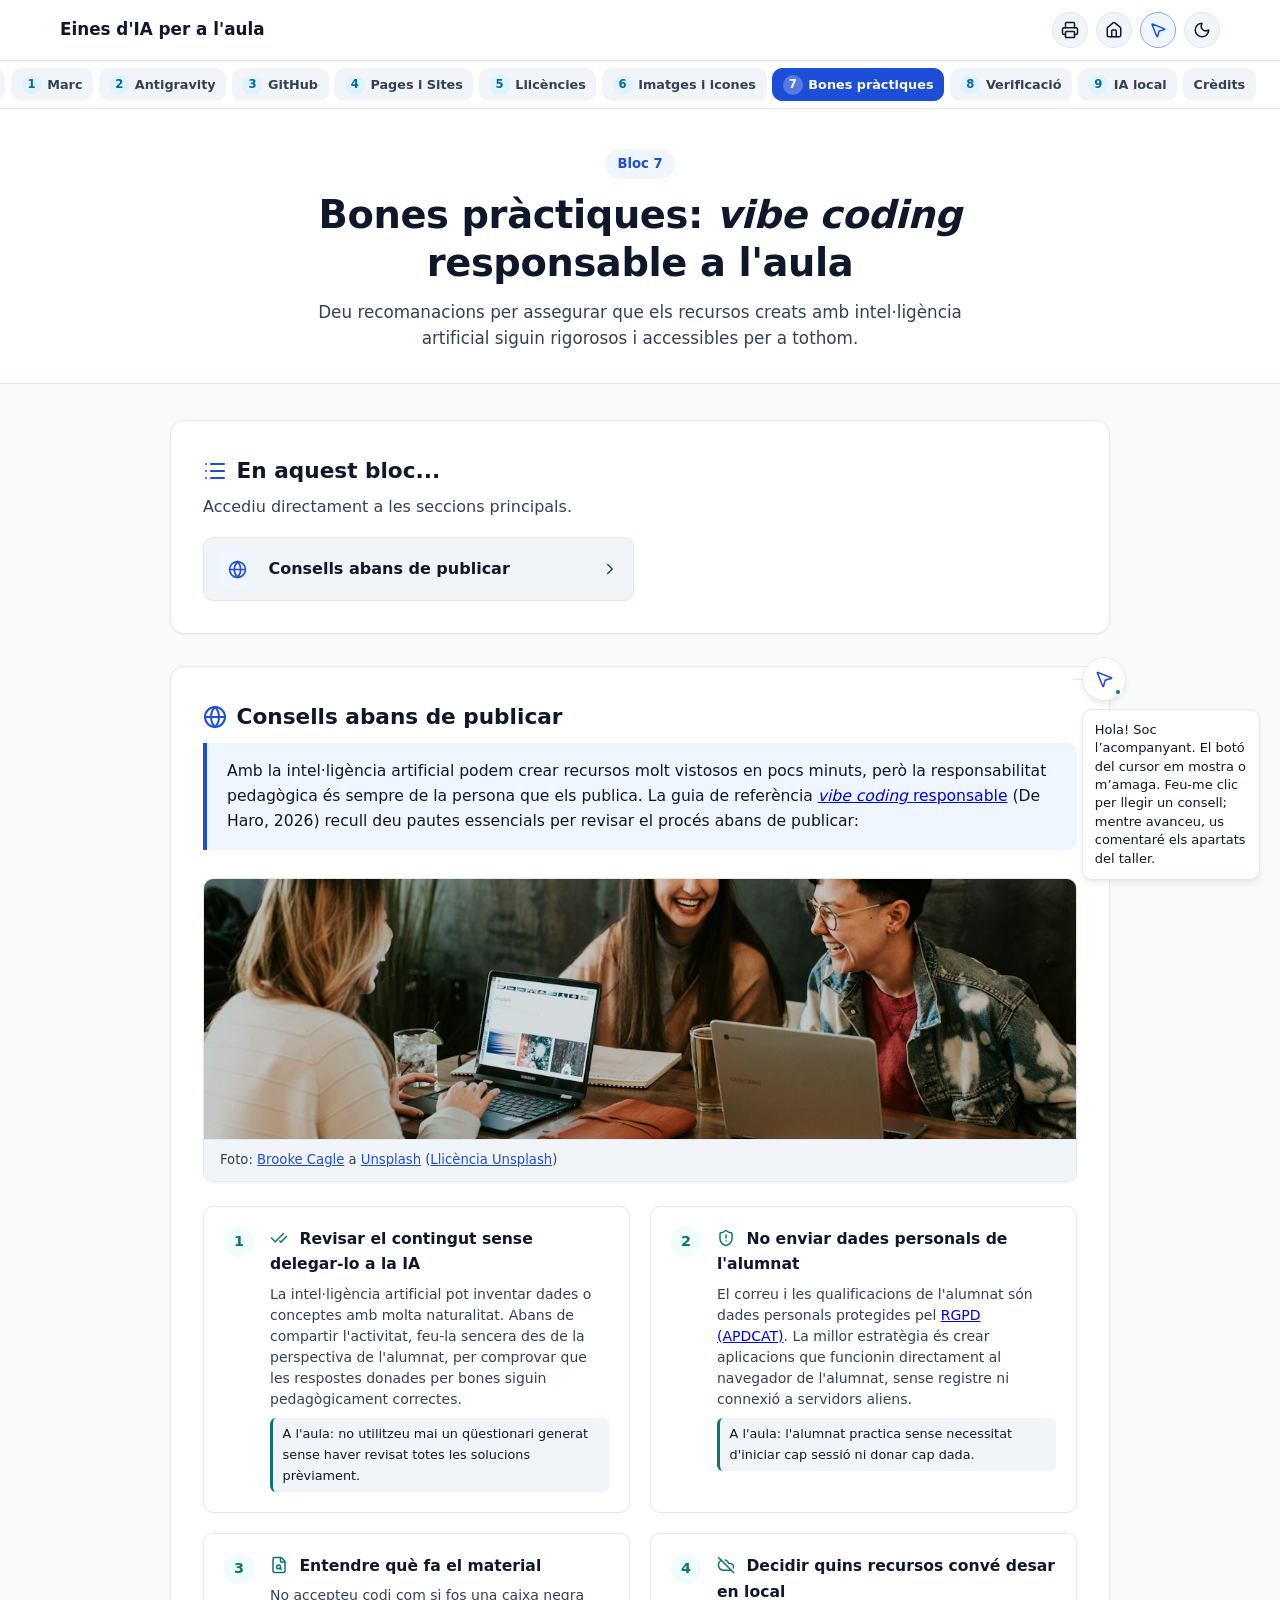
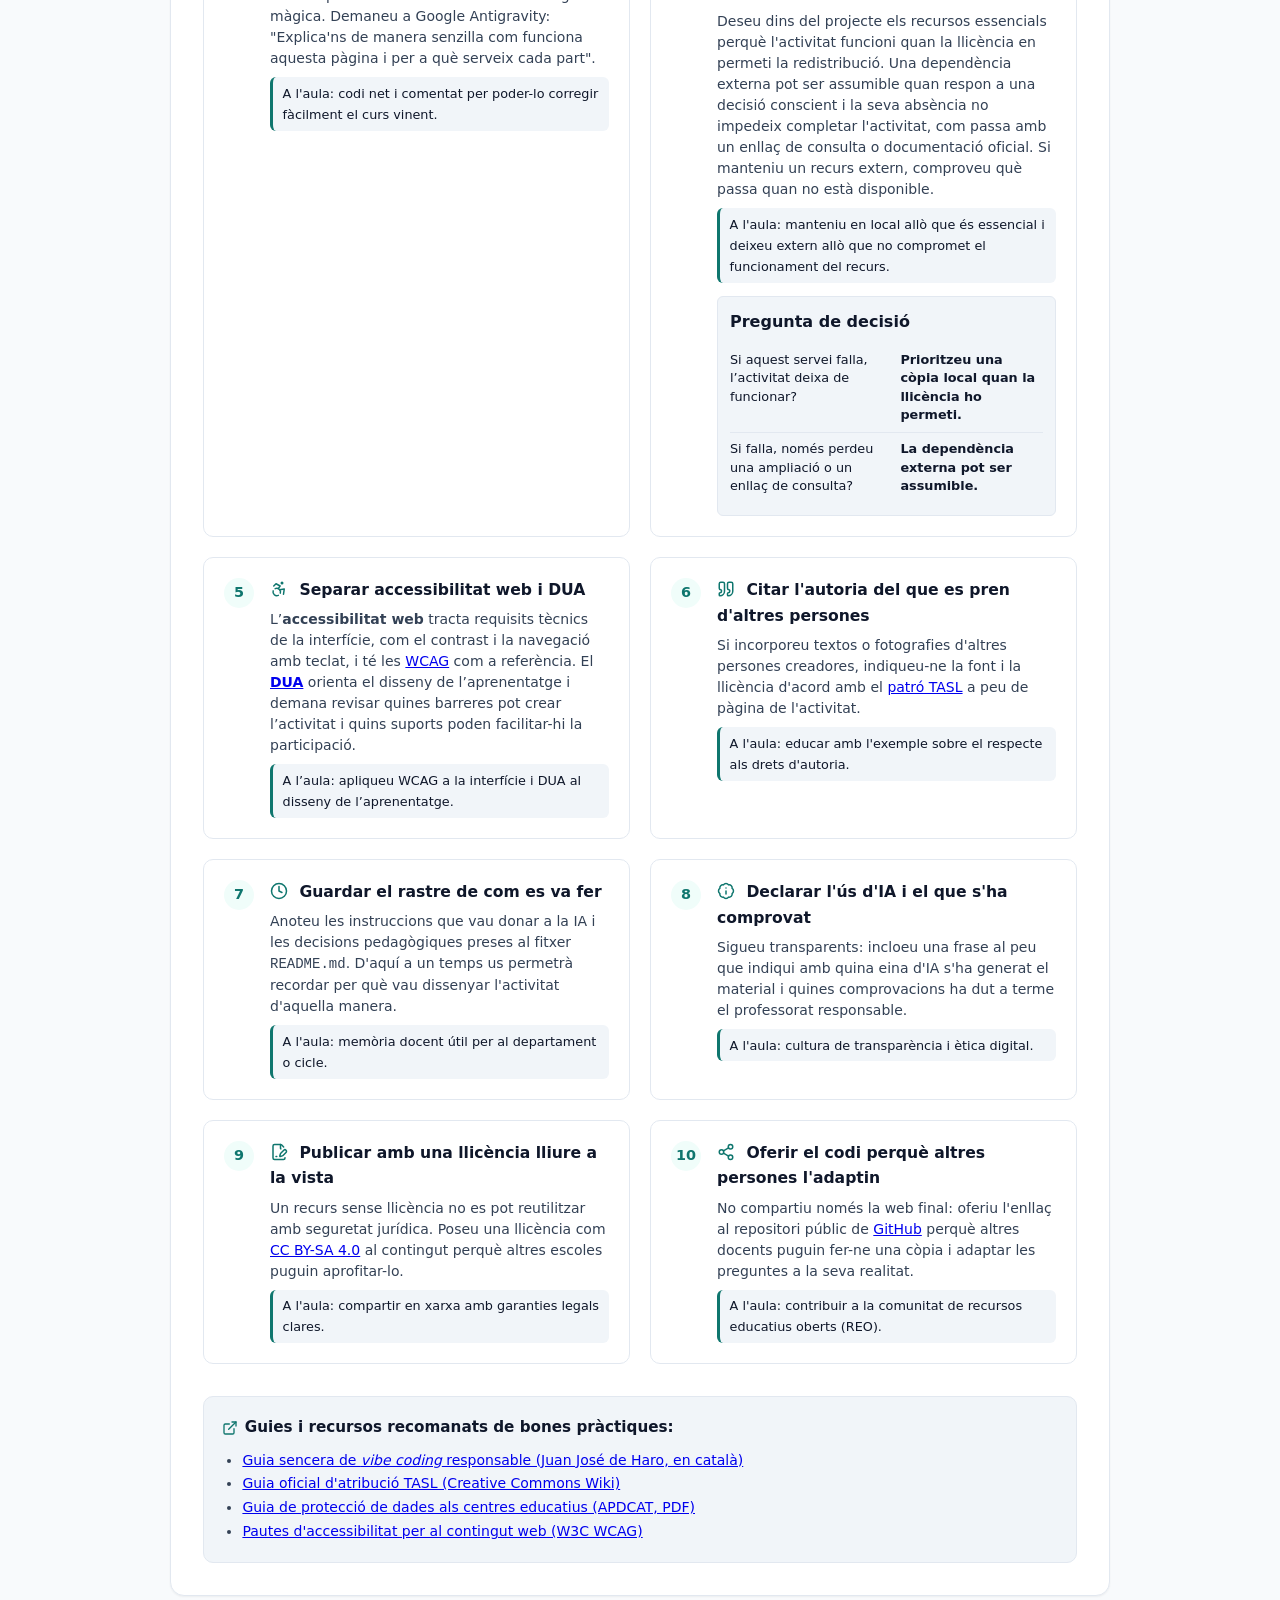
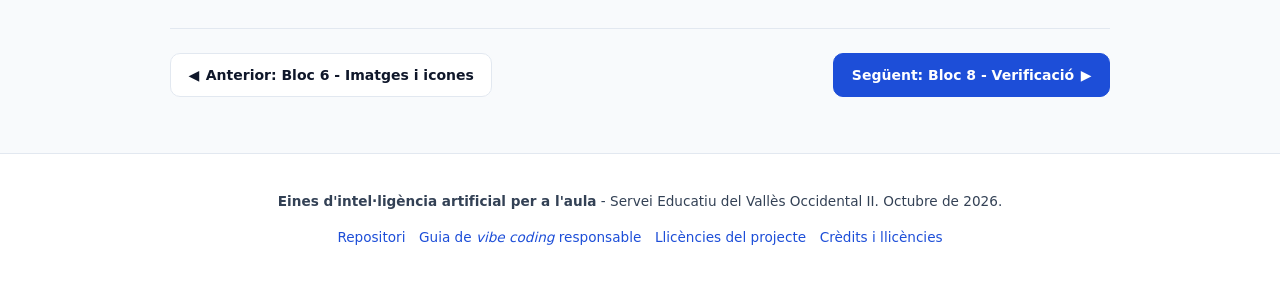
<file: bloc7-bones-practiques.html>
<!DOCTYPE html><html lang="ca"><head>
  <meta charset="UTF-8">
  <meta name="viewport" content="width=device-width, initial-scale=1.0">
  <title>Bloc 7: bones pràctiques d'aula | Eines d'IA per a l'aula</title>
  <meta name="description" content="Les deu recomanacions de vibe coding responsable per a docents: protecció de l'alumnat, rigor pedagògic, accessibilitat DUA i transparència.">

  <!-- Metadades Open Graph / Xarxes socials (Link Preview) -->
  <meta property="og:type" content="article">
  <meta property="og:url" content="https://miquelangelfuentes.github.io/eines-ia-aula/bloc7-bones-practiques.html">
  <meta property="og:title" content="Bloc 7: bones pràctiques d'aula | Eines d'IA per a l'aula">
  <meta property="og:description" content="Deu recomanacions de vibe coding responsable per a docents.">
  <meta property="og:image" content="https://miquelangelfuentes.github.io/eines-ia-aula/assets/images/unsplash/bloc7-bones-practiques.jpg">
  <meta property="og:image:width" content="1200">
  <meta property="og:image:height" content="630">

  <!-- Metadades Twitter Card -->
  <meta name="twitter:card" content="summary_large_image">
  <meta name="twitter:title" content="Bloc 7: bones pràctiques d'aula | Eines d'IA per a l'aula">
  <meta name="twitter:description" content="Deu recomanacions de vibe coding responsable per a docents.">
  <meta name="twitter:image" content="https://miquelangelfuentes.github.io/eines-ia-aula/assets/images/unsplash/bloc7-bones-practiques.jpg">

  <link rel="stylesheet" href="styles.css?v=9">
  <link rel="icon" type="image/svg+xml" href="favicon.svg">
  <link rel="alternate icon" type="image/png" href="favicon.png">
  <link rel="apple-touch-icon" href="favicon.png">
  <link rel="prev" href="bloc6-recursos-visuals.html">
  <link rel="next" href="bloc8-verificacio.html">
</head>
<body>
  <a href="#contingut-principal" class="skip-link">Salta directament al contingut</a><noscript>&lt;div class="noscript-notice"&gt;&lt;strong&gt;JavaScript està desactivat.&lt;/strong&gt; Podeu llegir el contingut del material, però algunes funcions interactives, com el qüestionari, el generador d’indicacions o la llista de verificació, no estaran disponibles.&lt;/div&gt;</noscript>

  <!-- Barra superior -->
  <header class="top-bar">
    <div class="top-bar-container">
      <a href="index.html" class="brand-section">
        <div class="brand-title">Eines d'IA per a l'aula</div>
      </a>

      <div class="controls-group">
        <div class="print-menu-container">
          <button id="btn-print-menu" class="btn-icon" type="button" aria-label="Opcions d'impressió" title="Imprimir" aria-haspopup="true" aria-expanded="false">
            <i data-lucide="printer"></i>
          </button>
          <div id="print-dropdown" class="print-dropdown" role="menu">
            <button type="button" class="print-dropdown-item" id="btn-print-page" role="menuitem">
              <i data-lucide="file-text" style="width:16px;height:16px;"></i>
              <span>Imprimir aquesta pàgina</span>
            </button>
            <a href="imprimir-tot.html?print=1" class="print-dropdown-item" id="btn-print-all" role="menuitem">
              <i data-lucide="book-open" style="width:16px;height:16px;"></i>
              <span>Imprimir tota la presentació</span>
            </a>
          </div>
        </div>
        <a href="index.html" class="btn-icon" title="Tornar a l'inici" aria-label="Tornar a l'inici">
          <i data-lucide="home"></i>
        </a>
        <button id="btn-toggle-theme" class="btn-icon" type="button" aria-label="Canviar tema" title="Canviar tema">
          <span id="theme-icon"><i data-lucide="moon"></i></span>
        </button>
      </div>
    </div>
  </header>

  <!-- Navegació de blocs -->
  <nav class="blocks-nav-bar" aria-label="Índex de blocs">
    <ul class="blocks-nav-list">
      <li><a href="index.html" class="block-nav-link">Inici</a></li>
      <li><a href="bloc1-marc.html" class="block-nav-link"><span class="nav-num-pill">1</span> Marc</a></li>
      <li><a href="bloc2-antigravity.html" class="block-nav-link"><span class="nav-num-pill">2</span> Antigravity</a></li>
      <li><a href="bloc3-github.html" class="block-nav-link"><span class="nav-num-pill">3</span> GitHub</a></li>
      <li><a href="bloc4-pages-sites.html" class="block-nav-link"><span class="nav-num-pill">4</span> Pages i Sites</a></li>
      <li><a href="bloc5-llicencies.html" class="block-nav-link"><span class="nav-num-pill">5</span> Llicències</a></li>
      <li><a href="bloc6-recursos-visuals.html" class="block-nav-link"><span class="nav-num-pill">6</span> Imatges i icones</a></li>
      <li><a href="bloc7-bones-practiques.html" class="block-nav-link active"><span class="nav-num-pill">7</span> Bones pràctiques</a></li>
      <li><a href="bloc8-verificacio.html" class="block-nav-link"><span class="nav-num-pill">8</span> Verificació</a></li>
      <li><a href="bloc9-per-continuar-explorant.html" class="block-nav-link"><span class="nav-num-pill">9</span> IA local</a></li>
      <li><a href="credits.html" class="block-nav-link">Crèdits</a></li>
    </ul>
  </nav>

  <!-- Capçalera del bloc -->
  <section class="page-hero">
    <div class="page-hero-inner">
      <span class="page-category-tag">Bloc 7</span>
      <h1>Bones pràctiques: <em>vibe coding</em> responsable a l'aula</h1>
      <p class="page-hero-subtitle">
        Deu recomanacions per assegurar que els recursos creats amb intel·ligència artificial siguin rigorosos i accessibles per a tothom.
      </p>
    </div>
  </section>

  <!-- Contingut del bloc 6 -->
  <main id="contingut-principal" class="main-content">
    <div class="content-box">
      <h2>Consells abans de publicar</h2>

      <div class="pedagogical-highlight">
        Amb la intel·ligència artificial podem crear recursos molt vistosos en pocs minuts, però la responsabilitat pedagògica és sempre de la persona que els publica. La guia de referència <a href="https://vibe-coding-educativo.github.io/vibe-responsable/ca/guia.html" target="_blank" rel="noopener"><em>vibe coding</em> responsable</a> (De Haro, 2026) estableix deu pautes essencials estructurades en quatre fases:
      </div>

      <figure class="inline-support-figure">
        <img src="assets/images/unsplash/bloc7-bones-practiques.jpg" width="1200" height="630" alt="Grup de persones que col·laboren amb ordinadors al voltant d'una taula de treball" loading="lazy">
        <figcaption class="edu-caption">
          Foto: <a href="https://unsplash.com/@brookecagle" target="_blank" rel="noopener">Brooke Cagle</a> a <a href="https://unsplash.com/photos/g1Kr4Ozfoac" target="_blank" rel="noopener">Unsplash</a> (<a href="https://unsplash.com/license" target="_blank" rel="noopener">Llicència Unsplash</a>)
        </figcaption>
      </figure>

      <div class="vibe-recommendations-list">
        <!-- 1 -->
        <div class="vibe-card">
          <div class="vibe-num">1</div>
          <div class="vibe-body">
            <h3><i data-lucide="check-check" class="lucide" style="width:18px;height:18px;margin-right:6px;color:var(--accent-secondary);"></i> Revisar el contingut sense delegar-lo a la IA</h3>
            <p>La intel·ligència artificial pot inventar dades o conceptes amb molta naturalitat. Abans de compartir l'activitat, feu-la sencera com si fóssiu un alumne, per comprovar que les respostes donades per bones siguin pedagògicament correctes.</p>
            <div class="vibe-edu-tip">A l'aula: no utilitzeu mai un qüestionari generat sense haver revisat totes les solucions prèviament.</div>
          </div>
        </div>

        <!-- 2 -->
        <div class="vibe-card">
          <div class="vibe-num">2</div>
          <div class="vibe-body">
            <h3><i data-lucide="shield-alert" class="lucide" style="width:18px;height:18px;margin-right:6px;color:var(--accent-secondary);"></i> No enviar dades personals de l'alumnat</h3>
            <p>El correu i les qualificacions de l'alumnat són dades personals protegides pel <a href="https://www.apdcat.cat/ca" target="_blank" rel="noopener">RGPD (APDCAT)</a>. La millor estratègia és crear aplicacions que funcionin directament al navegador de l'alumne, sense registre ni connexió a servidors aliens.</p>
            <div class="vibe-edu-tip">A l'aula: l'alumnat practica sense necessitat d'iniciar cap sessió ni donar cap dada.</div>
          </div>
        </div>

        <!-- 3 -->
        <div class="vibe-card">
          <div class="vibe-num">3</div>
          <div class="vibe-body">
            <h3><i data-lucide="file-search" class="lucide" style="width:18px;height:18px;margin-right:6px;color:var(--accent-secondary);"></i> Entendre què fa el material</h3>
            <p>No accepteu codi com si fos una caixa negra màgica. Demaneu a Google Antigravity: "Explica'ns de manera senzilla com funciona aquesta pàgina i per a què serveix cada part".</p>
            <div class="vibe-edu-tip">A l'aula: codi net i comentat per poder-lo corregir fàcilment el curs vinent.</div>
          </div>
        </div>

        <!-- 4 -->
        <div class="vibe-card">
          <div class="vibe-num">4</div>
          <div class="vibe-body">
            <h3><i data-lucide="cloud-off" class="lucide" style="width:18px;height:18px;margin-right:6px;color:var(--accent-secondary);"></i> Decidir quins recursos convé desar en local</h3>
            <p>Deseu dins del projecte els recursos essencials perquè l'activitat funcioni quan la llicència en permeti la redistribució. Una dependència externa pot ser assumible quan respon a una decisió conscient i la seva absència no impedeix completar l'activitat, com passa amb un enllaç de consulta o documentació oficial. Si manteniu un recurs extern, comproveu què passa quan no està disponible.</p>
            <div class="vibe-edu-tip">A l'aula: manteniu en local allò que és essencial i deixeu extern allò que no compromet el funcionament del recurs.</div>
          <div class="dependency-decision">
    <strong>Pregunta de decisió</strong>
    <div><span>Si aquest servei falla, l’activitat deixa de funcionar?</span><b>Prioritzeu una còpia local quan la llicència ho permeti.</b></div>
    <div><span>Si falla, només perdeu una ampliació o un enllaç de consulta?</span><b>La dependència externa pot ser assumible.</b></div></div></div>
        </div>

        <!-- 5 -->
        <div class="vibe-card">
          <div class="vibe-num">5</div>
          <div class="vibe-body">
            <h3><i data-lucide="accessibility" class="lucide" style="width:18px;height:18px;margin-right:6px;color:var(--accent-secondary)"></i> Separar accessibilitat web i DUA</h3>
            <p>L’<strong>accessibilitat web</strong> tracta requisits tècnics de la interfície, com el contrast i la navegació amb teclat, i té les <a href="https://www.w3.org/WAI/standards-guidelines/wcag/" target="_blank" rel="noopener">WCAG</a> com a referència. El <a href="https://xtec.gencat.cat/ca/curriculum/diversitat-i-inclusio/projectes-educatius-inclusius/disseny-universal-per-a-laprenentatge/" target="_blank" rel="noopener"><strong>DUA</strong></a> orienta el disseny de l’aprenentatge i demana revisar quines barreres pot crear l’activitat i quins suports poden facilitar-hi la participació.</p>
            <div class="vibe-edu-tip">A l’aula: apliqueu WCAG a la interfície i DUA al disseny de l’aprenentatge.</div>
          </div>
        </div>

        <!-- 6 -->
        <div class="vibe-card">
          <div class="vibe-num">6</div>
          <div class="vibe-body">
            <h3><i data-lucide="quote" class="lucide" style="width:18px;height:18px;margin-right:6px;color:var(--accent-secondary);"></i> Citar l'autoria del que es pren d'altres persones</h3>
            <p>Si incorporeu textos o fotografies d'altres persones creadores, indiqueu-ne la font i la llicència d'acord amb el <a href="https://wiki.creativecommons.org/wiki/Recommended_practices_for_attribution" target="_blank" rel="noopener">patró TASL</a> a peu de pàgina de l'activitat.</p>
            <div class="vibe-edu-tip">A l'aula: educar amb l'exemple sobre el respecte als drets d'autoria.</div>
          </div>
        </div>

        <!-- 7 -->
        <div class="vibe-card">
          <div class="vibe-num">7</div>
          <div class="vibe-body">
            <h3><i data-lucide="clock" class="lucide" style="width:18px;height:18px;margin-right:6px;color:var(--accent-secondary);"></i> Guardar el rastre de com es va fer</h3>
            <p>Anoteu les instruccions que vau donar a la IA i les decisions pedagògiques preses al fitxer <code>README.md</code>. D'aquí a un temps us permetrà recordar per què vau dissenyar l'activitat d'aquella manera.</p>
            <div class="vibe-edu-tip">A l'aula: memòria docent útil per al departament o cicle.</div>
          </div>
        </div>

        <!-- 8 -->
        <div class="vibe-card">
          <div class="vibe-num">8</div>
          <div class="vibe-body">
            <h3><i data-lucide="badge-info" class="lucide" style="width:18px;height:18px;margin-right:6px;color:var(--accent-secondary);"></i> Declarar l'ús d'IA i el que s'ha comprovat</h3>
            <p>Sigueu transparents: incloeu una frase al peu que indiqui amb quina eina d'IA s'ha generat el material i quines comprovacions ha dut a terme el professorat responsable.</p>
            <div class="vibe-edu-tip">A l'aula: cultura de transparència i ètica digital.</div>
          </div>
        </div>

        <!-- 9 -->
        <div class="vibe-card">
          <div class="vibe-num">9</div>
          <div class="vibe-body">
            <h3><i data-lucide="file-signature" class="lucide" style="width:18px;height:18px;margin-right:6px;color:var(--accent-secondary);"></i> Publicar amb una llicència lliure a la vista</h3>
            <p>Un recurs sense llicència no es pot reutilitzar amb seguretat jurídica. Poseu una llicència com <a href="https://creativecommons.org/licenses/by-sa/4.0/deed.ca" target="_blank" rel="noopener">CC BY-SA 4.0</a> al contingut perquè altres escoles puguin aprofitar-lo.</p>
            <div class="vibe-edu-tip">A l'aula: compartir en xarxa amb garanties legals clares.</div>
          </div>
        </div>

        <!-- 10 -->
        <div class="vibe-card">
          <div class="vibe-num">10</div>
          <div class="vibe-body">
            <h3><i data-lucide="share-2" class="lucide" style="width:18px;height:18px;margin-right:6px;color:var(--accent-secondary);"></i> Oferir el codi perquè altres persones l'adaptin</h3>
            <p>No compartiu només la web final: oferiu l'enllaç al repositori públic de <a href="https://github.com/" target="_blank" rel="noopener">GitHub</a> perquè altres docents puguin fer-ne una còpia i adaptar les preguntes a la seva realitat.</p>
            <div class="vibe-edu-tip">A l'aula: contribuir a la comunitat de recursos educatius oberts (REO).</div>
          </div>
        </div>
      </div>

      <div style="margin-top: 2rem; padding: 1.15rem; background: var(--bg-subtle); border-radius: var(--radius-md); border: 1px solid var(--border-color);">
        <h4 style="font-size: 0.95rem; margin-bottom: 0.5rem; display: flex; align-items: center; gap: 0.4rem;">
          <i data-lucide="external-link" class="lucide" style="width: 16px; height: 16px; color: var(--accent-secondary);"></i>
          Guies i recursos recomanats de bones pràctiques:
        </h4>
        <ul style="padding-left: 1.25rem; font-size: 0.875rem; color: var(--text-muted); line-height: 1.7;">
          <li><a href="https://vibe-coding-educativo.github.io/vibe-responsable/ca/guia.html" target="_blank" rel="noopener">Guia sencera de <em>vibe coding</em> responsable (Juan José de Haro, en català)</a></li>
          <li><a href="https://wiki.creativecommons.org/wiki/Recommended_practices_for_attribution" target="_blank" rel="noopener">Guia oficial d'atribució TASL (Creative Commons Wiki)</a></li>
          <li><a href="https://www.apdcat.cat/content/dam/aem-apdcat/documentacio/guies_de_proteccio_de_dades/guies-apdcat/guia-pautes-escoles-proteccio-dades/guia-pautes-escoles-proteccio-dades_ca.pdf" target="_blank" rel="noopener">Guia de protecció de dades als centres educatius (APDCAT, PDF)</a></li>
          <li><a href="https://www.w3.org/WAI/standards-guidelines/wcag/" target="_blank" rel="noopener">Pautes d'accessibilitat per al contingut web (W3C WCAG)</a></li>
        </ul>
      </div>
    </div>

    <!-- Paginació inferior -->
    <div class="page-pagination">
      <a href="bloc6-recursos-visuals.html" class="btn-pagination" data-nav="prev">
        ◀ <span>Anterior: Bloc 6 — Imatges i icones</span>
      </a>
      <a href="bloc8-verificacio.html" class="btn-pagination primary" data-nav="next">
        <span>Següent: Bloc 8 — Verificació</span> ▶
      </a>
    </div>
  </main>

  <footer class="footer">
    <div class="footer-inner">
      <p><strong>Eines d'intel·ligència artificial per a l'aula</strong> — Servei Educatiu del Vallès Occidental II. Octubre, 2026.</p>
      <div class="footer-links">
        <a href="https://github.com/miquelangelfuentes/eines-ia-aula" target="_blank" rel="noopener">Repositori</a>
        <a href="https://vibe-coding-educativo.github.io/vibe-responsable/ca/guia.html" target="_blank" rel="noopener">Guia de <em>vibe coding</em> responsable</a>
        <a href="https://creativecommons.org/licenses/by-sa/4.0/deed.ca" target="_blank" rel="noopener">Llicència CC BY-SA 4.0</a>
        <a href="credits.html">Crèdits i llicències</a>
      </div>
    </div>
  </footer>

  <script src="assets/vendor/lucide/lucide.min.js"></script>
  <script src="app.js?v=10"></script>


</body></html>
</file>
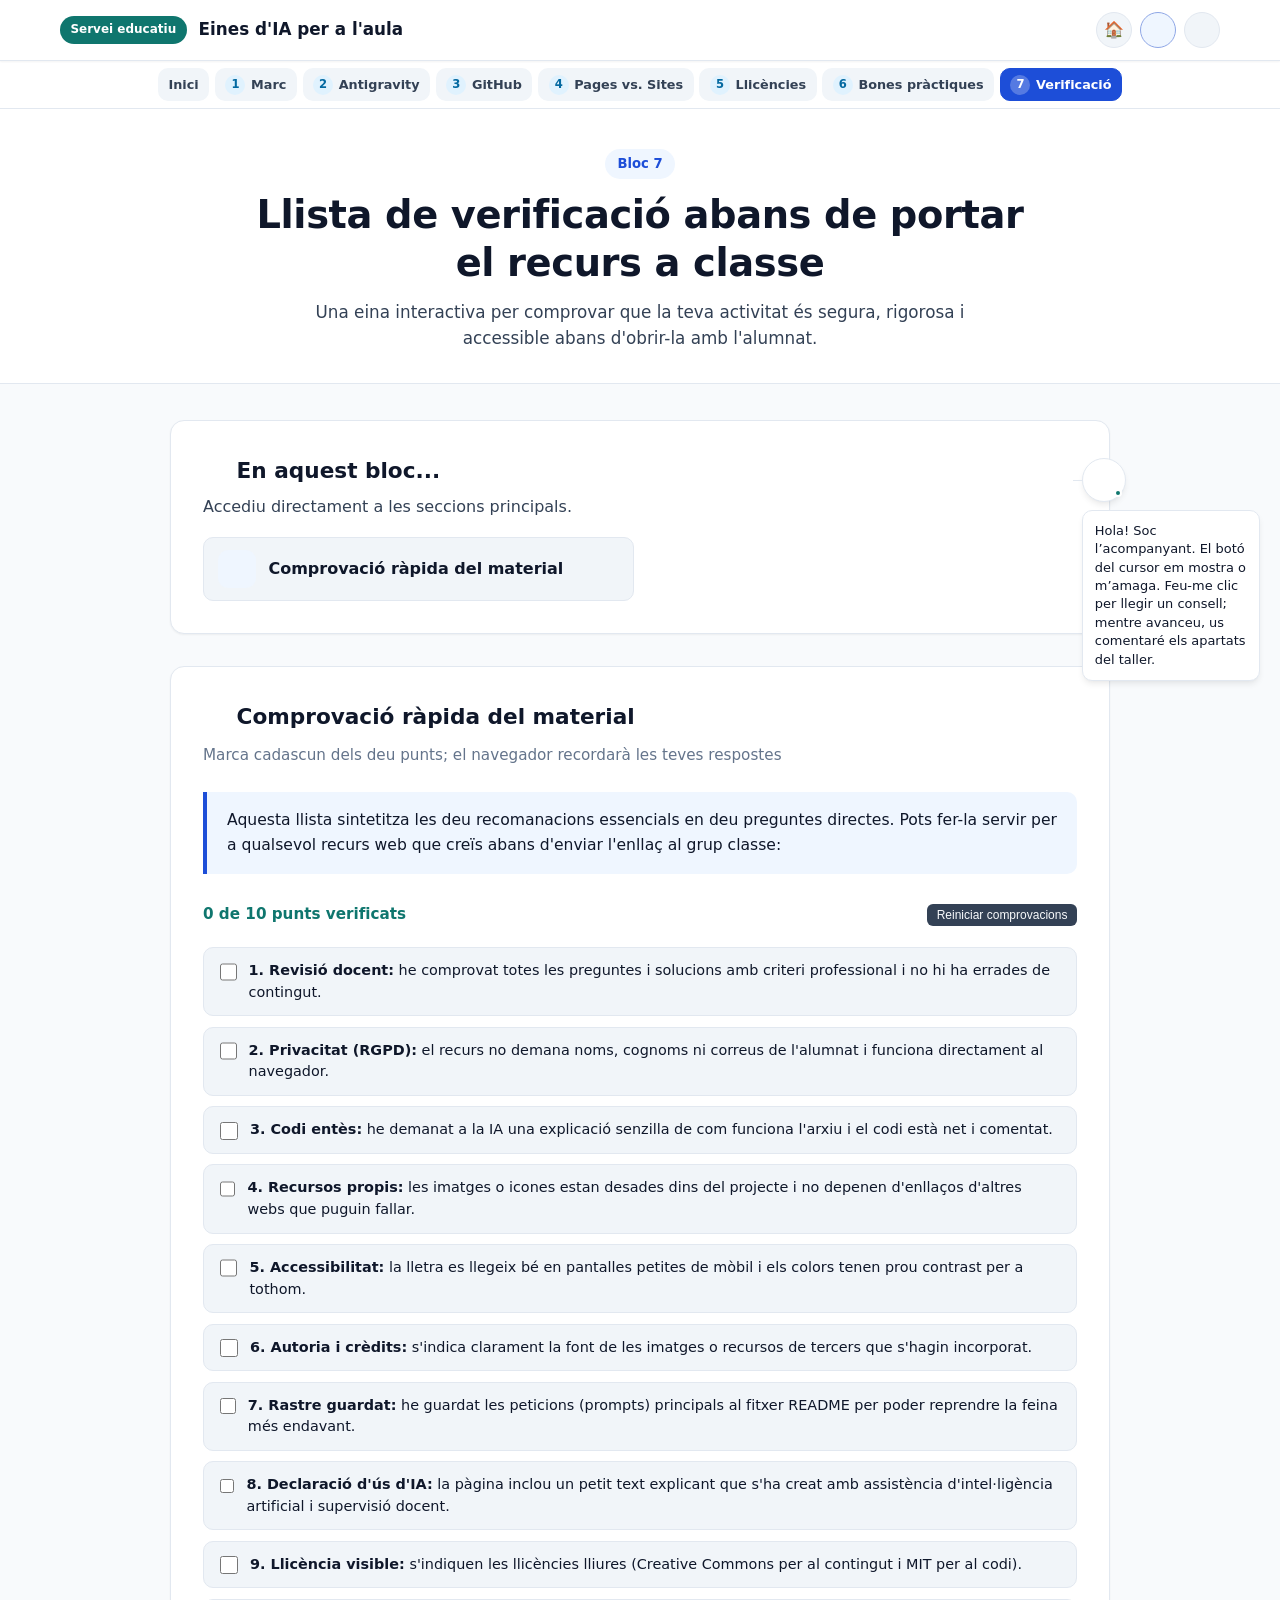
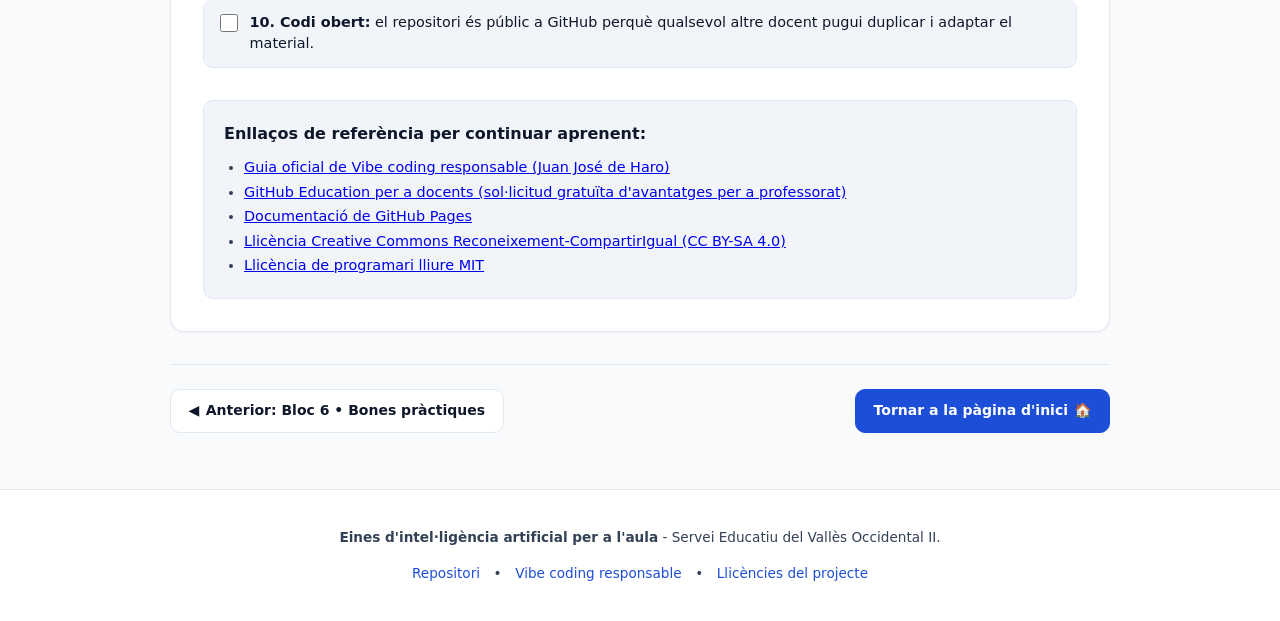
<file: bloc7-verificacio.html>
<!DOCTYPE html>
<html lang="ca">
<head>
  <meta charset="UTF-8">
  <meta name="viewport" content="width=device-width, initial-scale=1.0">
  <title>Bloc 7: Llista de verificació | Eines d'IA per a l'aula</title>
  <meta name="description" content="Llista de comprovació interactiva per revisar un recurs educatiu abans de portar-lo a l'aula i enllaços d'aprofundiment.">
  <link rel="stylesheet" href="styles.css">
  <link rel="icon" type="image/svg+xml" href="favicon.svg">
  <link rel="prev" href="bloc6-bones-practiques.html">
  <link rel="next" href="index.html">
</head>
<body>
  <a href="#contingut-principal" class="skip-link">Salta directament al contingut</a>

  <!-- Barra superior -->
  <header class="top-bar">
    <div class="top-bar-container">
      <a href="index.html" class="brand-section">
        <span class="badge-crp">Servei educatiu</span>
        <div class="brand-title">Eines d'IA per a l'aula</div>
      </a>

      <div class="controls-group">
        <a href="index.html" class="btn-icon" title="Tornar a l'inici">🏠</a>
        <button id="btn-toggle-theme" class="btn-icon" type="button" aria-label="Canviar tema" title="Canviar tema">
          <span id="theme-icon">🌙</span>
        </button>
      </div>
    </div>
  </header>

  <!-- Navegació de blocs -->
  <nav class="blocks-nav-bar" aria-label="Índex de blocs">
    <ul class="blocks-nav-list">
      <li><a href="index.html" class="block-nav-link">Inici</a></li>
      <li><a href="bloc1-marc.html" class="block-nav-link"><span class="nav-num-pill">1</span> Marc</a></li>
      <li><a href="bloc2-antigravity.html" class="block-nav-link"><span class="nav-num-pill">2</span> Antigravity</a></li>
      <li><a href="bloc3-github.html" class="block-nav-link"><span class="nav-num-pill">3</span> GitHub</a></li>
      <li><a href="bloc4-pages-sites.html" class="block-nav-link"><span class="nav-num-pill">4</span> Pages vs. Sites</a></li>
      <li><a href="bloc5-llicencies.html" class="block-nav-link"><span class="nav-num-pill">5</span> Llicències</a></li>
      <li><a href="bloc6-bones-practiques.html" class="block-nav-link"><span class="nav-num-pill">6</span> Bones pràctiques</a></li>
      <li><a href="bloc7-verificacio.html" class="block-nav-link active"><span class="nav-num-pill">7</span> Verificació</a></li>
    </ul>
  </nav>

  <!-- Capçalera del bloc -->
  <section class="page-hero">
    <div class="page-hero-inner">
      <span class="page-category-tag">Bloc 7</span>
      <h1>Llista de verificació abans de portar el recurs a classe</h1>
      <p class="page-hero-subtitle">
        Una eina interactiva per comprovar que la teva activitat és segura, rigorosa i accessible abans d'obrir-la amb l'alumnat.
      </p>
    </div>
  </section>

  <!-- Contingut del bloc 7 -->
  <main id="contingut-principal" class="main-content">
    <div class="content-box">
      <h2>Comprovació ràpida del material</h2>
      <p class="lead-desc">Marca cadascun dels deu punts; el navegador recordarà les teves respostes</p>

      <div class="pedagogical-highlight">
        Aquesta llista sintetitza les deu recomanacions essencials en deu preguntes directes. Pots fer-la servir per a qualsevol recurs web que creïs abans d'enviar l'enllaç al grup classe:
      </div>

      <div style="display: flex; justify-content: space-between; align-items: center; margin-bottom: 1.25rem; flex-wrap: wrap; gap: 0.5rem;">
        <span id="checklist-progress-text" style="font-weight: 700; color: var(--accent-secondary); font-size: 0.95rem;">
          0 de 10 punts verificats
        </span>
        <button id="btn-reset-checklist" class="copy-btn" type="button">Reiniciar comprovacions</button>
      </div>

      <div class="checklist-container">
        <label class="check-item" for="chk-1">
          <input type="checkbox" id="chk-1" class="vibe-checklist-input">
          <span class="check-text"><strong>1. Revisió docent:</strong> he comprovat totes les preguntes i solucions amb criteri professional i no hi ha errades de contingut.</span>
        </label>

        <label class="check-item" for="chk-2">
          <input type="checkbox" id="chk-2" class="vibe-checklist-input">
          <span class="check-text"><strong>2. Privacitat (RGPD):</strong> el recurs no demana noms, cognoms ni correus de l'alumnat i funciona directament al navegador.</span>
        </label>

        <label class="check-item" for="chk-3">
          <input type="checkbox" id="chk-3" class="vibe-checklist-input">
          <span class="check-text"><strong>3. Codi entès:</strong> he demanat a la IA una explicació senzilla de com funciona l'arxiu i el codi està net i comentat.</span>
        </label>

        <label class="check-item" for="chk-4">
          <input type="checkbox" id="chk-4" class="vibe-checklist-input">
          <span class="check-text"><strong>4. Recursos propis:</strong> les imatges o icones estan desades dins del projecte i no depenen d'enllaços d'altres webs que puguin fallar.</span>
        </label>

        <label class="check-item" for="chk-5">
          <input type="checkbox" id="chk-5" class="vibe-checklist-input">
          <span class="check-text"><strong>5. Accessibilitat:</strong> la lletra es llegeix bé en pantalles petites de mòbil i els colors tenen prou contrast per a tothom.</span>
        </label>

        <label class="check-item" for="chk-6">
          <input type="checkbox" id="chk-6" class="vibe-checklist-input">
          <span class="check-text"><strong>6. Autoria i crèdits:</strong> s'indica clarament la font de les imatges o recursos de tercers que s'hagin incorporat.</span>
        </label>

        <label class="check-item" for="chk-7">
          <input type="checkbox" id="chk-7" class="vibe-checklist-input">
          <span class="check-text"><strong>7. Rastre guardat:</strong> he guardat les peticions (prompts) principals al fitxer README per poder reprendre la feina més endavant.</span>
        </label>

        <label class="check-item" for="chk-8">
          <input type="checkbox" id="chk-8" class="vibe-checklist-input">
          <span class="check-text"><strong>8. Declaració d'ús d'IA:</strong> la pàgina inclou un petit text explicant que s'ha creat amb assistència d'intel·ligència artificial i supervisió docent.</span>
        </label>

        <label class="check-item" for="chk-9">
          <input type="checkbox" id="chk-9" class="vibe-checklist-input">
          <span class="check-text"><strong>9. Llicència visible:</strong> s'indiquen les llicències lliures (Creative Commons per al contingut i MIT per al codi).</span>
        </label>

        <label class="check-item" for="chk-10">
          <input type="checkbox" id="chk-10" class="vibe-checklist-input">
          <span class="check-text"><strong>10. Codi obert:</strong> el repositori és públic a GitHub perquè qualsevol altre docent pugui duplicar i adaptar el material.</span>
        </label>
      </div>

      <!-- Enllaços de consulta -->
      <div style="margin-top: 2rem; padding: 1.25rem; background: var(--bg-subtle); border-radius: var(--radius-md); border: 1px solid var(--border-color);">
        <h3 style="font-size: 1rem; margin-bottom: 0.5rem;">Enllaços de referència per continuar aprenent:</h3>
        <ul style="padding-left: 1.25rem; line-height: 1.7; font-size: 0.9rem; color: var(--text-muted);">
          <li><a href="https://vibe-coding-educativo.github.io/vibe-responsable/ca/guia.html" target="_blank" rel="noopener">Guia oficial de Vibe coding responsable (Juan José de Haro)</a></li>
          <li><a href="https://education.github.com/teachers" target="_blank" rel="noopener">GitHub Education per a docents (sol·licitud gratuïta d'avantatges per a professorat)</a></li>
          <li><a href="https://pages.github.com/" target="_blank" rel="noopener">Documentació de GitHub Pages</a></li>
          <li><a href="https://creativecommons.org/licenses/by-sa/4.0/deed.ca" target="_blank" rel="noopener">Llicència Creative Commons Reconeixement-CompartirIgual (CC BY-SA 4.0)</a></li>
          <li><a href="https://opensource.org/license/mit" target="_blank" rel="noopener">Llicència de programari lliure MIT</a></li>
        </ul>
      </div>
    </div>

    <!-- Paginació inferior -->
    <div class="page-pagination">
      <a href="bloc6-bones-practiques.html" class="btn-pagination" data-nav="prev">
        ◀ <span>Anterior: Bloc 6 • Bones pràctiques</span>
      </a>
      <a href="index.html" class="btn-pagination primary" data-nav="next">
        <span>Tornar a la pàgina d'inici</span> 🏠
      </a>
    </div>
  </main>

  <footer class="footer">
    <div class="footer-inner">
      <p><strong>Eines d'intel·ligència artificial per a l'aula</strong> — Servei Educatiu del Vallès Occidental II.</p>
      <div class="footer-links">
        <a href="https://github.com/miquelangelfuentes/eines-ia-aula" target="_blank" rel="noopener">Repositori</a>
        <span>•</span>
        <a href="https://vibe-coding-educativo.github.io/vibe-responsable/ca/guia.html" target="_blank" rel="noopener">Vibe coding responsable</a>
        <span>•</span>
        <a href="https://creativecommons.org/licenses/by-sa/4.0/deed.ca" target="_blank" rel="noopener">Llicència CC BY-SA 4.0</a>
      </div>
    </div>
  </footer>

  <script src="app.js"></script>
</body>
</html>
</file>
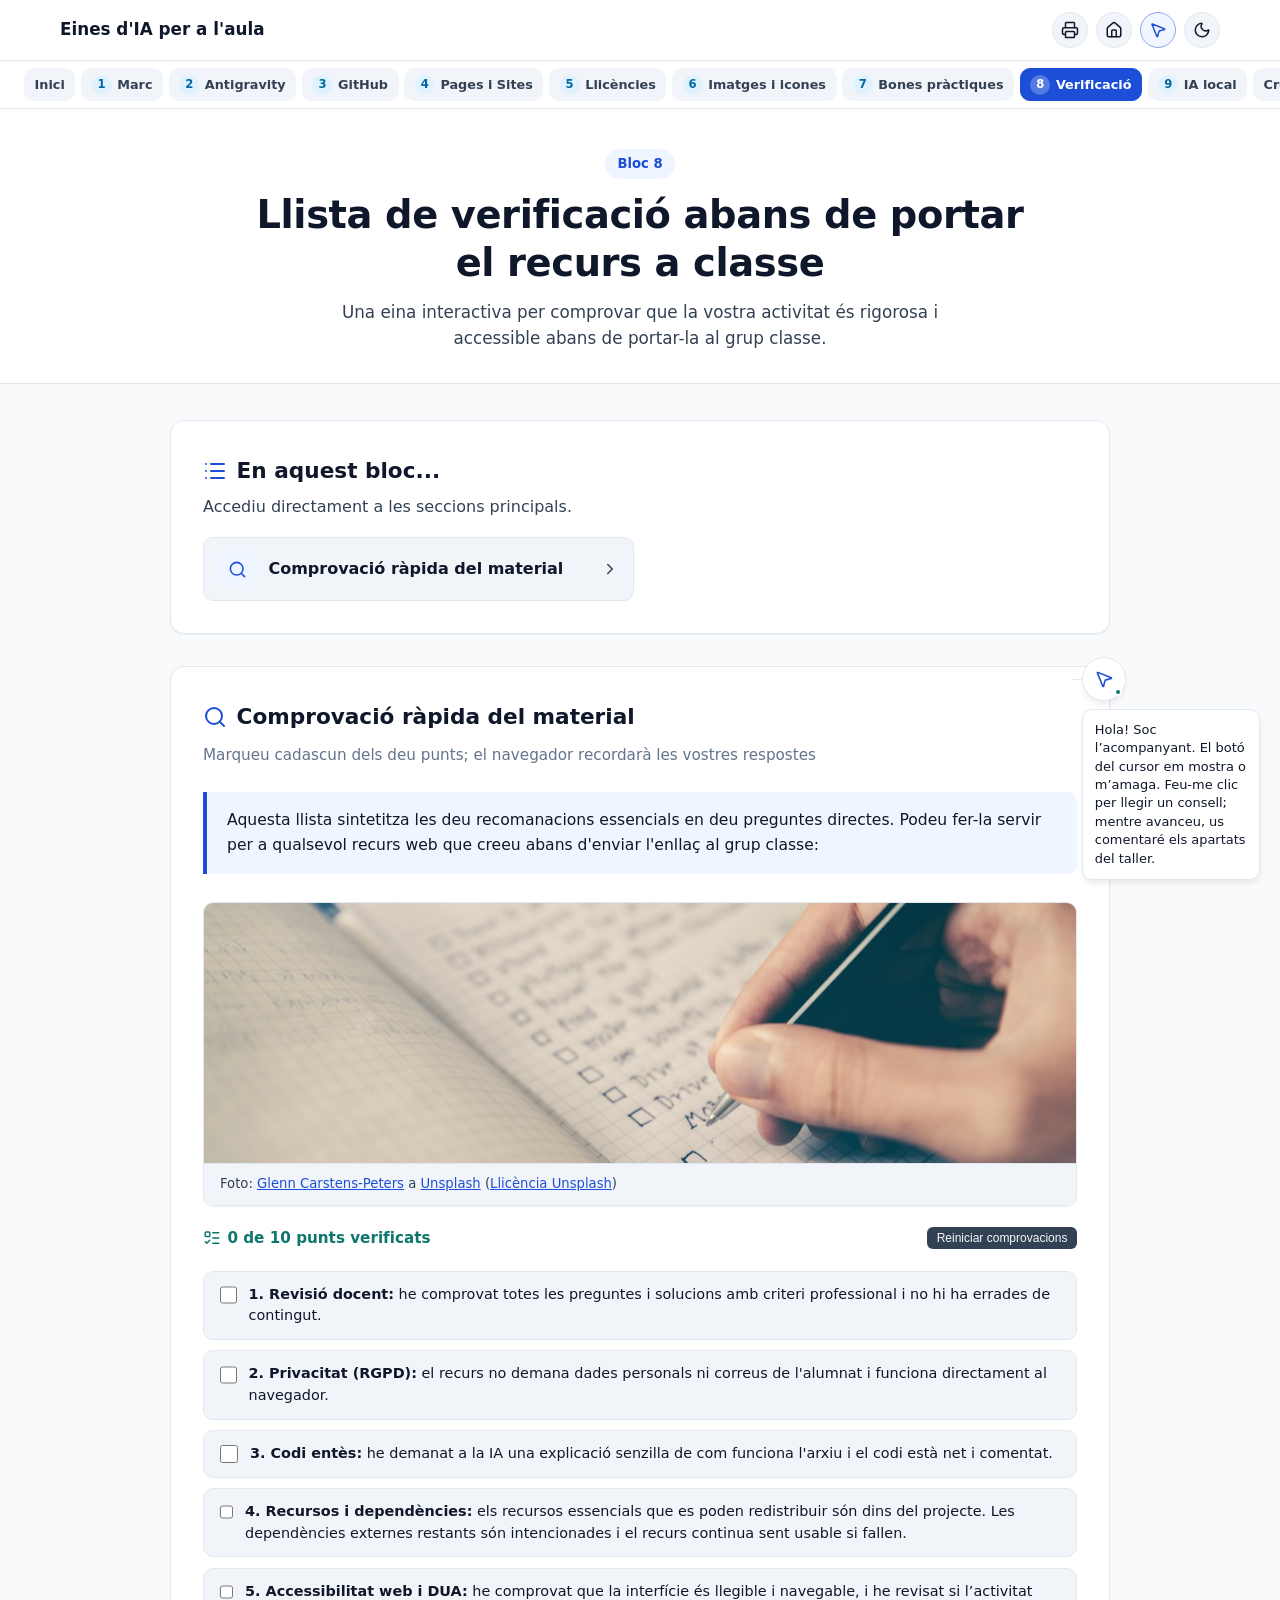
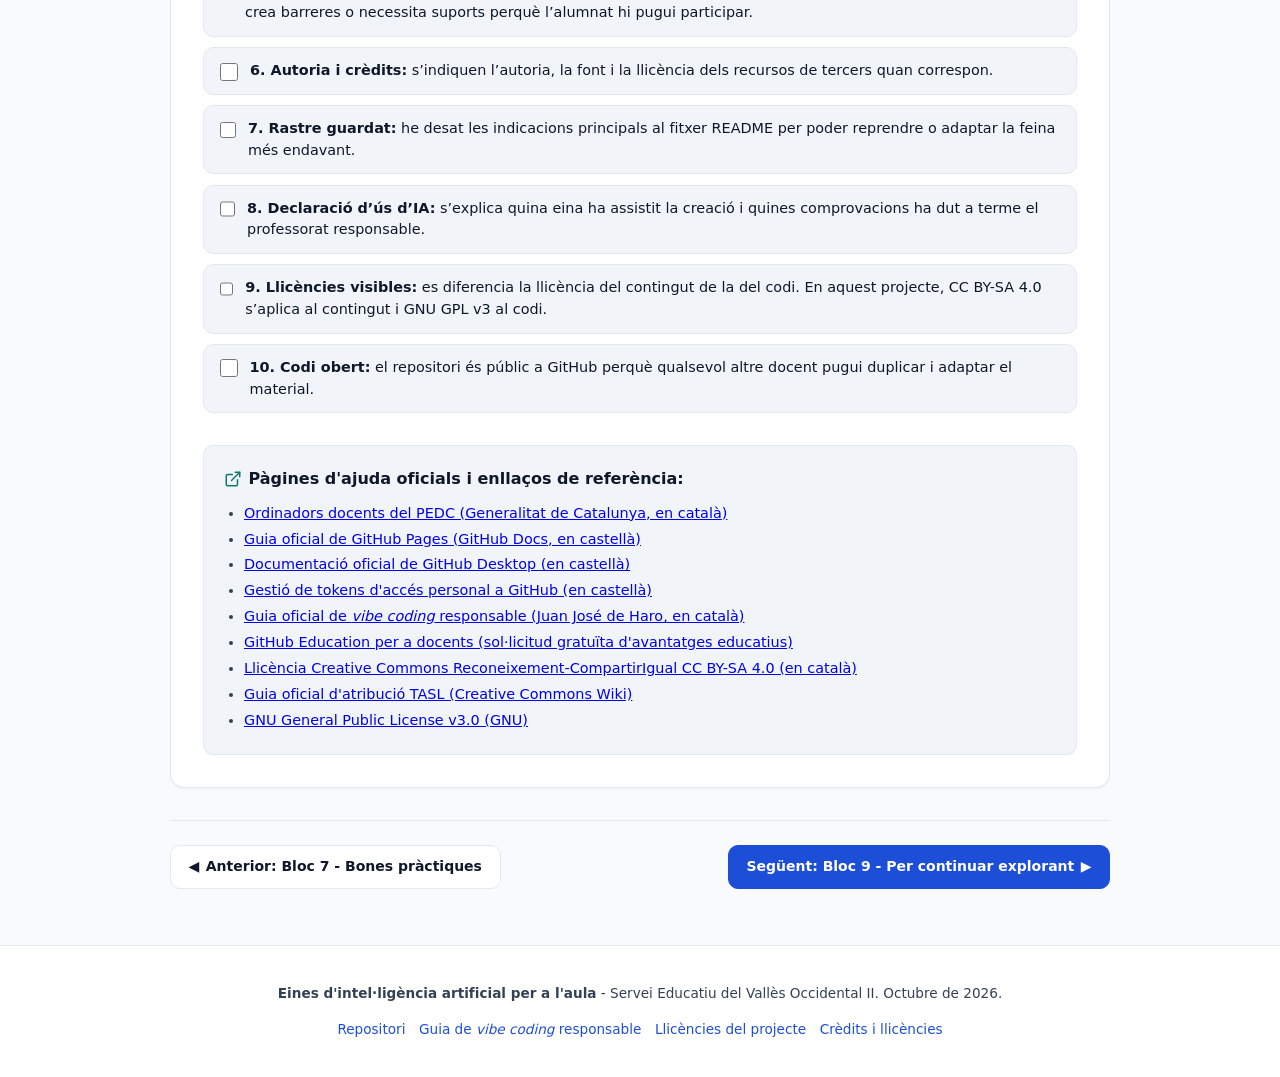
<file: bloc8-verificacio.html>
<!DOCTYPE html><html lang="ca"><head>
  <meta charset="UTF-8">
  <meta name="viewport" content="width=device-width, initial-scale=1.0">
  <title>Bloc 8: llista de verificació | Eines d'IA per a l'aula</title>
  <meta name="description" content="Llista de comprovació interactiva per revisar un recurs educatiu abans de portar-lo a l'aula i enllaços d'aprofundiment.">

  <!-- Metadades Open Graph / Xarxes socials (Link Preview) -->
  <meta property="og:type" content="article">
  <meta property="og:url" content="https://miquelangelfuentes.github.io/eines-ia-aula/bloc8-verificacio.html">
  <meta property="og:title" content="Bloc 8: llista de verificació | Eines d'IA per a l'aula">
  <meta property="og:description" content="Llista de comprovació interactiva per revisar un recurs educatiu abans de portar-lo a l'aula.">
  <meta property="og:image" content="https://miquelangelfuentes.github.io/eines-ia-aula/assets/images/unsplash/bloc8-verificacio.jpg">
  <meta property="og:image:width" content="1200">
  <meta property="og:image:height" content="630">

  <!-- Metadades Twitter Card -->
  <meta name="twitter:card" content="summary_large_image">
  <meta name="twitter:title" content="Bloc 8: llista de verificació | Eines d'IA per a l'aula">
  <meta name="twitter:description" content="Llista de comprovació interactiva per revisar un recurs educatiu abans de portar-lo a l'aula.">
  <meta name="twitter:image" content="https://miquelangelfuentes.github.io/eines-ia-aula/assets/images/unsplash/bloc8-verificacio.jpg">

  <link rel="stylesheet" href="styles.css?v=9">
  <link rel="icon" type="image/svg+xml" href="favicon.svg">
  <link rel="alternate icon" type="image/png" href="favicon.png">
  <link rel="apple-touch-icon" href="favicon.png">
  <link rel="prev" href="bloc7-bones-practiques.html">
  <link rel="next" href="bloc9-per-continuar-explorant.html">
</head>
<body>
  <a href="#contingut-principal" class="skip-link">Salta directament al contingut</a><noscript>&lt;div class="noscript-notice"&gt;&lt;strong&gt;JavaScript està desactivat.&lt;/strong&gt; Podeu llegir el contingut del material, però algunes funcions interactives, com el qüestionari, el generador d’indicacions o la llista de verificació, no estaran disponibles.&lt;/div&gt;</noscript>

  <!-- Barra superior -->
  <header class="top-bar">
    <div class="top-bar-container">
      <a href="index.html" class="brand-section">
        <div class="brand-title">Eines d'IA per a l'aula</div>
      </a>

      <div class="controls-group">
        <div class="print-menu-container">
          <button id="btn-print-menu" class="btn-icon" type="button" aria-label="Opcions d'impressió" title="Imprimir" aria-haspopup="true" aria-expanded="false">
            <i data-lucide="printer"></i>
          </button>
          <div id="print-dropdown" class="print-dropdown" role="menu">
            <button type="button" class="print-dropdown-item" id="btn-print-page" role="menuitem">
              <i data-lucide="file-text" style="width:16px;height:16px;"></i>
              <span>Imprimir aquesta pàgina</span>
            </button>
            <a href="imprimir-tot.html?print=1" class="print-dropdown-item" id="btn-print-all" role="menuitem">
              <i data-lucide="book-open" style="width:16px;height:16px;"></i>
              <span>Imprimir tota la presentació</span>
            </a>
          </div>
        </div>
        <a href="index.html" class="btn-icon" title="Tornar a l'inici" aria-label="Tornar a l'inici">
          <i data-lucide="home"></i>
        </a>
        <button id="btn-toggle-theme" class="btn-icon" type="button" aria-label="Canviar tema" title="Canviar tema">
          <span id="theme-icon"><i data-lucide="moon"></i></span>
        </button>
      </div>
    </div>
  </header>

  <!-- Navegació de blocs -->
  <nav class="blocks-nav-bar" aria-label="Índex de blocs">
    <ul class="blocks-nav-list">
      <li><a href="index.html" class="block-nav-link">Inici</a></li>
      <li><a href="bloc1-marc.html" class="block-nav-link"><span class="nav-num-pill">1</span> Marc</a></li>
      <li><a href="bloc2-antigravity.html" class="block-nav-link"><span class="nav-num-pill">2</span> Antigravity</a></li>
      <li><a href="bloc3-github.html" class="block-nav-link"><span class="nav-num-pill">3</span> GitHub</a></li>
      <li><a href="bloc4-pages-sites.html" class="block-nav-link"><span class="nav-num-pill">4</span> Pages i Sites</a></li>
      <li><a href="bloc5-llicencies.html" class="block-nav-link"><span class="nav-num-pill">5</span> Llicències</a></li>
      <li><a href="bloc6-recursos-visuals.html" class="block-nav-link"><span class="nav-num-pill">6</span> Imatges i icones</a></li>
      <li><a href="bloc7-bones-practiques.html" class="block-nav-link"><span class="nav-num-pill">7</span> Bones pràctiques</a></li>
      <li><a href="bloc8-verificacio.html" class="block-nav-link active"><span class="nav-num-pill">8</span> Verificació</a></li>
      <li><a href="bloc9-per-continuar-explorant.html" class="block-nav-link"><span class="nav-num-pill">9</span> IA local</a></li>
      <li><a href="credits.html" class="block-nav-link">Crèdits</a></li>
    </ul>
  </nav>

  <!-- Capçalera del bloc -->
  <section class="page-hero">
    <div class="page-hero-inner">
      <span class="page-category-tag">Bloc 8</span>
      <h1>Llista de verificació abans de portar el recurs a classe</h1>
      <p class="page-hero-subtitle">
        Una eina interactiva per comprovar que la vostra activitat és rigorosa i accessible abans de portar-la al grup classe.
      </p>
    </div>
  </section>

  <!-- Contingut del bloc 7 -->
  <main id="contingut-principal" class="main-content">
    <div class="content-box">
      <h2>Comprovació ràpida del material</h2>
      <p class="lead-desc">Marqueu cadascun dels deu punts; el navegador recordarà les vostres respostes</p>

      <div class="pedagogical-highlight">
        Aquesta llista sintetitza les deu recomanacions essencials en deu preguntes directes. Podeu fer-la servir per a qualsevol recurs web que creeu abans d'enviar l'enllaç al grup classe:
      </div>

      <figure class="inline-support-figure">
        <img src="assets/images/unsplash/bloc8-verificacio.jpg" width="1200" height="630" alt="Llibreta amb una llista de tasques i comprovacions amb un bolígraf" loading="lazy">
        <figcaption class="edu-caption">
          Foto: <a href="https://unsplash.com/@glenncarstenspeters" target="_blank" rel="noopener">Glenn Carstens-Peters</a> a <a href="https://unsplash.com/photos/RLw-UC03Gwc" target="_blank" rel="noopener">Unsplash</a> (<a href="https://unsplash.com/license" target="_blank" rel="noopener">Llicència Unsplash</a>)
        </figcaption>
      </figure>

      <div style="display: flex; justify-content: space-between; align-items: center; margin-bottom: 1.25rem; flex-wrap: wrap; gap: 0.5rem;">
        <span id="checklist-progress-text" style="font-weight: 700; color: var(--accent-secondary); font-size: 0.95rem; display: inline-flex; align-items: center; gap: 0.4rem;">
          <i data-lucide="list-todo" class="lucide" style="width:18px;height:18px;"></i>
          <span id="checklist-progress-count">0 de 10 punts verificats</span>
        </span>
        <button id="btn-reset-checklist" class="copy-btn" type="button">Reiniciar comprovacions</button>
      </div>

      <div class="checklist-container">
        <label class="check-item" for="chk-1">
          <input type="checkbox" id="chk-1" class="vibe-checklist-input">
          <span class="check-text"><strong>1. Revisió docent:</strong> he comprovat totes les preguntes i solucions amb criteri professional i no hi ha errades de contingut.</span>
        </label>

        <label class="check-item" for="chk-2">
          <input type="checkbox" id="chk-2" class="vibe-checklist-input">
          <span class="check-text"><strong>2. Privacitat (RGPD):</strong> el recurs no demana dades personals ni correus de l'alumnat i funciona directament al navegador.</span>
        </label>

        <label class="check-item" for="chk-3">
          <input type="checkbox" id="chk-3" class="vibe-checklist-input">
          <span class="check-text"><strong>3. Codi entès:</strong> he demanat a la IA una explicació senzilla de com funciona l'arxiu i el codi està net i comentat.</span>
        </label>

        <label class="check-item" for="chk-4">
          <input type="checkbox" id="chk-4" class="vibe-checklist-input">
          <span class="check-text"><strong>4. Recursos i dependències:</strong> els recursos essencials que es poden redistribuir són dins del projecte. Les dependències externes restants són intencionades i el recurs continua sent usable si fallen.</span>
        </label>

        <label class="check-item" for="chk-5">
          <input type="checkbox" id="chk-5" class="vibe-checklist-input">
          <span class="check-text"><strong>5. Accessibilitat:</strong> la lletra es llegeix bé en pantalles petites de mòbil i els colors tenen prou contrast per a tothom.</span>
        </label>

        <label class="check-item" for="chk-6">
          <input type="checkbox" id="chk-6" class="vibe-checklist-input">
          <span class="check-text"><strong>6. Autoria i crèdits:</strong> s'indica clarament la font de les imatges o recursos de tercers que s'hagin incorporat.</span>
        </label>

        <label class="check-item" for="chk-7">
          <input type="checkbox" id="chk-7" class="vibe-checklist-input">
          <span class="check-text"><strong>7. Rastre guardat:</strong> he desat les indicacions principals al fitxer README per poder reprendre o adaptar la feina més endavant.</span>
        </label>

        <label class="check-item" for="chk-8">
          <input type="checkbox" id="chk-8" class="vibe-checklist-input">
          <span class="check-text"><strong>8. Declaració d'ús d'IA:</strong> la pàgina inclou un petit text que explica que s'ha creat amb assistència d'intel·ligència artificial i supervisió docent.</span>
        </label>

        <label class="check-item" for="chk-9">
          <input type="checkbox" id="chk-9" class="vibe-checklist-input">
          <span class="check-text"><strong>9. Llicència visible:</strong> s'indiquen les llicències lliures (Creative Commons per al contingut i MIT per al codi).</span>
        </label>

        <label class="check-item" for="chk-10">
          <input type="checkbox" id="chk-10" class="vibe-checklist-input">
          <span class="check-text"><strong>10. Codi obert:</strong> el repositori és públic a GitHub perquè qualsevol altre docent pugui duplicar i adaptar el material.</span>
        </label>
      </div>

      <!-- Enllaços de consulta -->
      <div style="margin-top: 2rem; padding: 1.25rem; background: var(--bg-subtle); border-radius: var(--radius-md); border: 1px solid var(--border-color);">
        <h3 style="font-size: 1rem; margin-bottom: 0.5rem; display: flex; align-items: center; gap: 0.4rem;">
          <i data-lucide="external-link" class="lucide" style="width:18px;height:18px;color:var(--accent-secondary);"></i>
          Pàgines d'ajuda oficials i enllaços de referència:
        </h3>
        <ul style="padding-left: 1.25rem; line-height: 1.8; font-size: 0.9rem; color: var(--text-muted);">
          <li><a href="https://projectes.xtec.cat/digital/equipaments-i-infraestructures/ordinadors/ordinadors-docents/" target="_blank" rel="noopener">Ordinadors docents del PEDC (Generalitat de Catalunya, en català)</a></li>
          <li><a href="https://docs.github.com/es/pages/getting-started-with-github-pages" target="_blank" rel="noopener">Guia oficial de GitHub Pages (GitHub Docs, en castellà)</a></li>
          <li><a href="https://docs.github.com/es/desktop" target="_blank" rel="noopener">Documentació oficial de GitHub Desktop (en castellà)</a></li>
          <li><a href="https://docs.github.com/es/authentication/keeping-your-account-and-data-secure/managing-your-personal-access-tokens" target="_blank" rel="noopener">Gestió de tokens d'accés personal a GitHub (en castellà)</a></li>
          <li><a href="https://vibe-coding-educativo.github.io/vibe-responsable/ca/guia.html" target="_blank" rel="noopener">Guia oficial de <em>vibe coding</em> responsable (Juan José de Haro, en català)</a></li>
          <li><a href="https://education.github.com/teachers" target="_blank" rel="noopener">GitHub Education per a docents (sol·licitud gratuïta d'avantatges educatius)</a></li>
          <li><a href="https://creativecommons.org/licenses/by-sa/4.0/deed.ca" target="_blank" rel="noopener">Llicència Creative Commons Reconeixement-CompartirIgual CC BY-SA 4.0 (en català)</a></li>
          <li><a href="https://wiki.creativecommons.org/wiki/Recommended_practices_for_attribution" target="_blank" rel="noopener">Guia oficial d'atribució TASL (Creative Commons Wiki)</a></li>
          <li><a href="https://opensource.org/license/mit" target="_blank" rel="noopener">Llicència de programari lliure MIT (Open Source Initiative)</a></li>
        </ul>
      </div>
    </div>

    <!-- Paginació inferior -->
    <div class="page-pagination">
      <a href="bloc7-bones-practiques.html" class="btn-pagination" data-nav="prev">
        ◀ <span>Anterior: Bloc 7 — Bones pràctiques</span>
      </a>
      <a href="bloc9-per-continuar-explorant.html" class="btn-pagination primary" data-nav="next">
        <span>Següent: Bloc 9 — Per continuar explorant</span> ▶
      </a>
    </div>
  </main>

  <footer class="footer">
    <div class="footer-inner">
      <p><strong>Eines d'intel·ligència artificial per a l'aula</strong> — Servei Educatiu del Vallès Occidental II. Octubre, 2026.</p>
      <div class="footer-links">
        <a href="https://github.com/miquelangelfuentes/eines-ia-aula" target="_blank" rel="noopener">Repositori</a>
        <a href="https://vibe-coding-educativo.github.io/vibe-responsable/ca/guia.html" target="_blank" rel="noopener">Guia de <em>vibe coding</em> responsable</a>
        <a href="https://creativecommons.org/licenses/by-sa/4.0/deed.ca" target="_blank" rel="noopener">Llicència CC BY-SA 4.0</a>
        <a href="credits.html">Crèdits i llicències</a>
      </div>
    </div>
  </footer>

  <script src="assets/vendor/lucide/lucide.min.js"></script>
  <script src="app.js?v=10"></script>


</body></html>
</file>
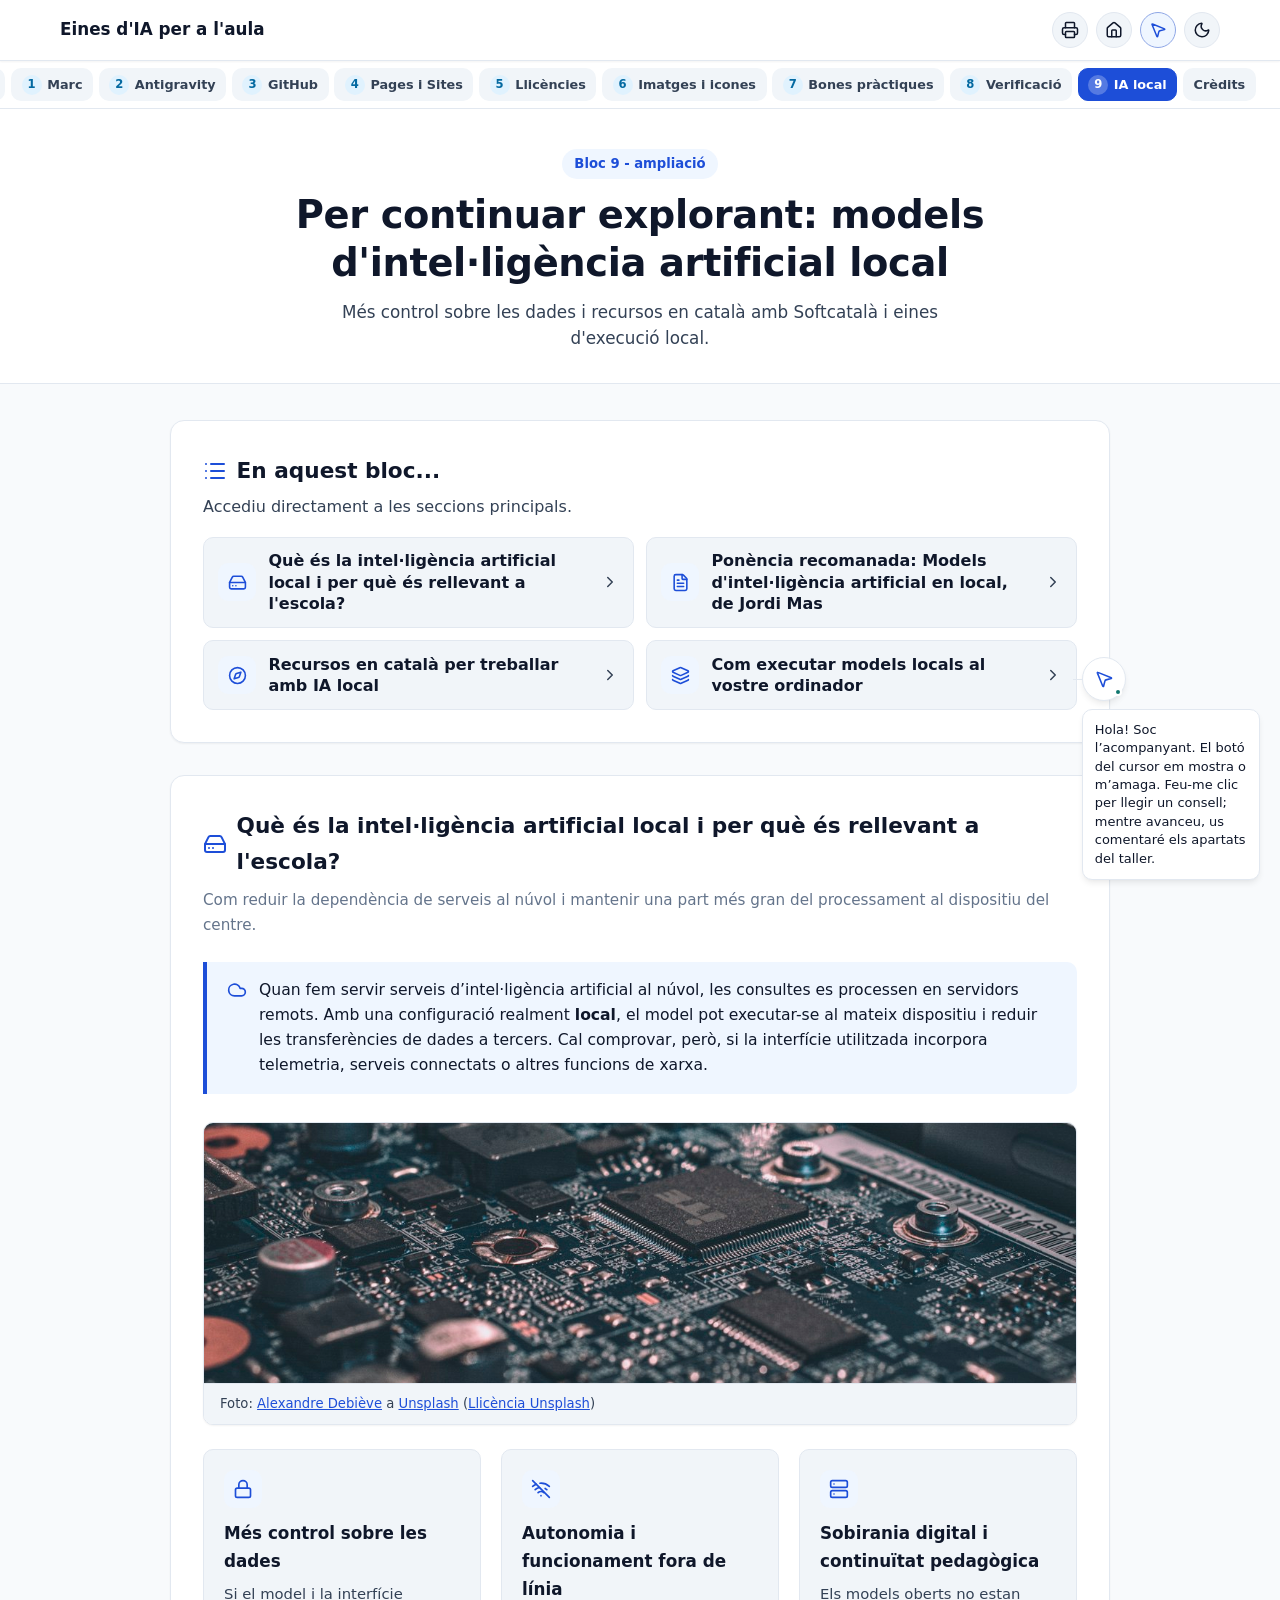
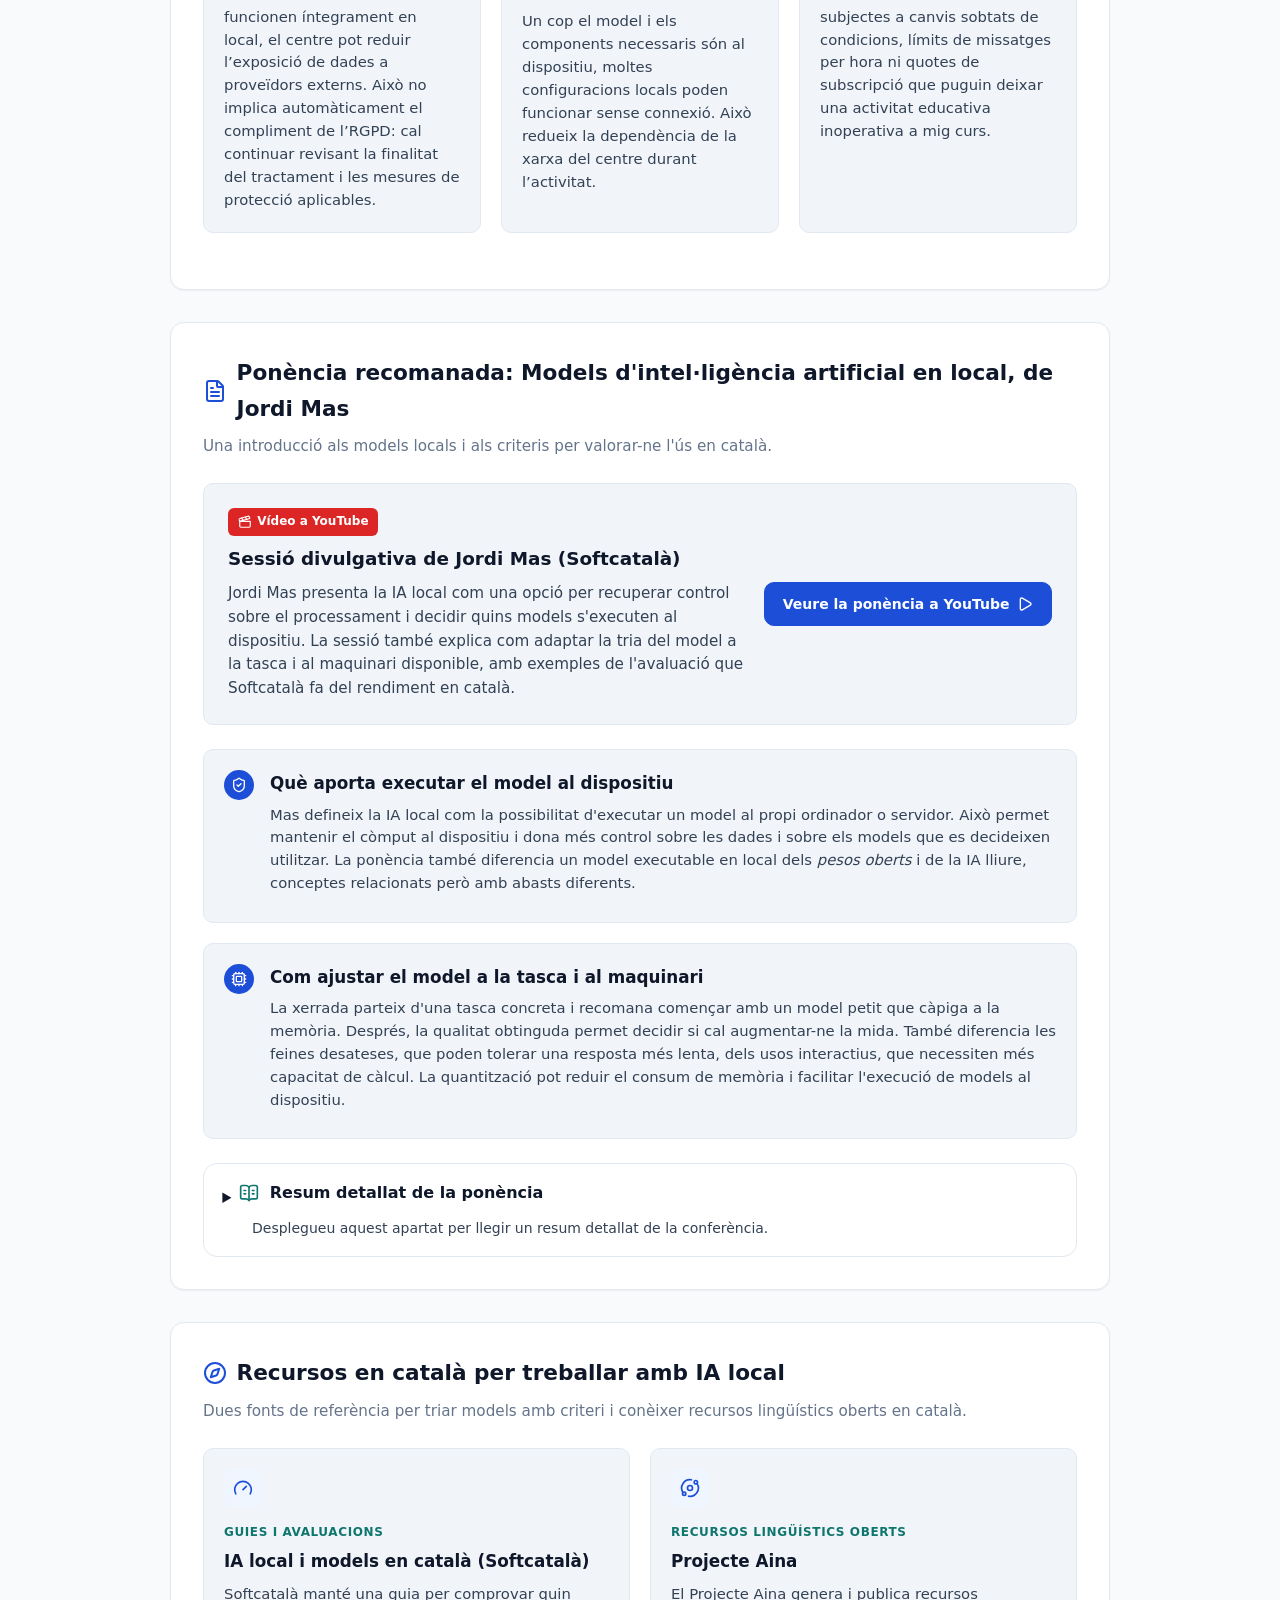
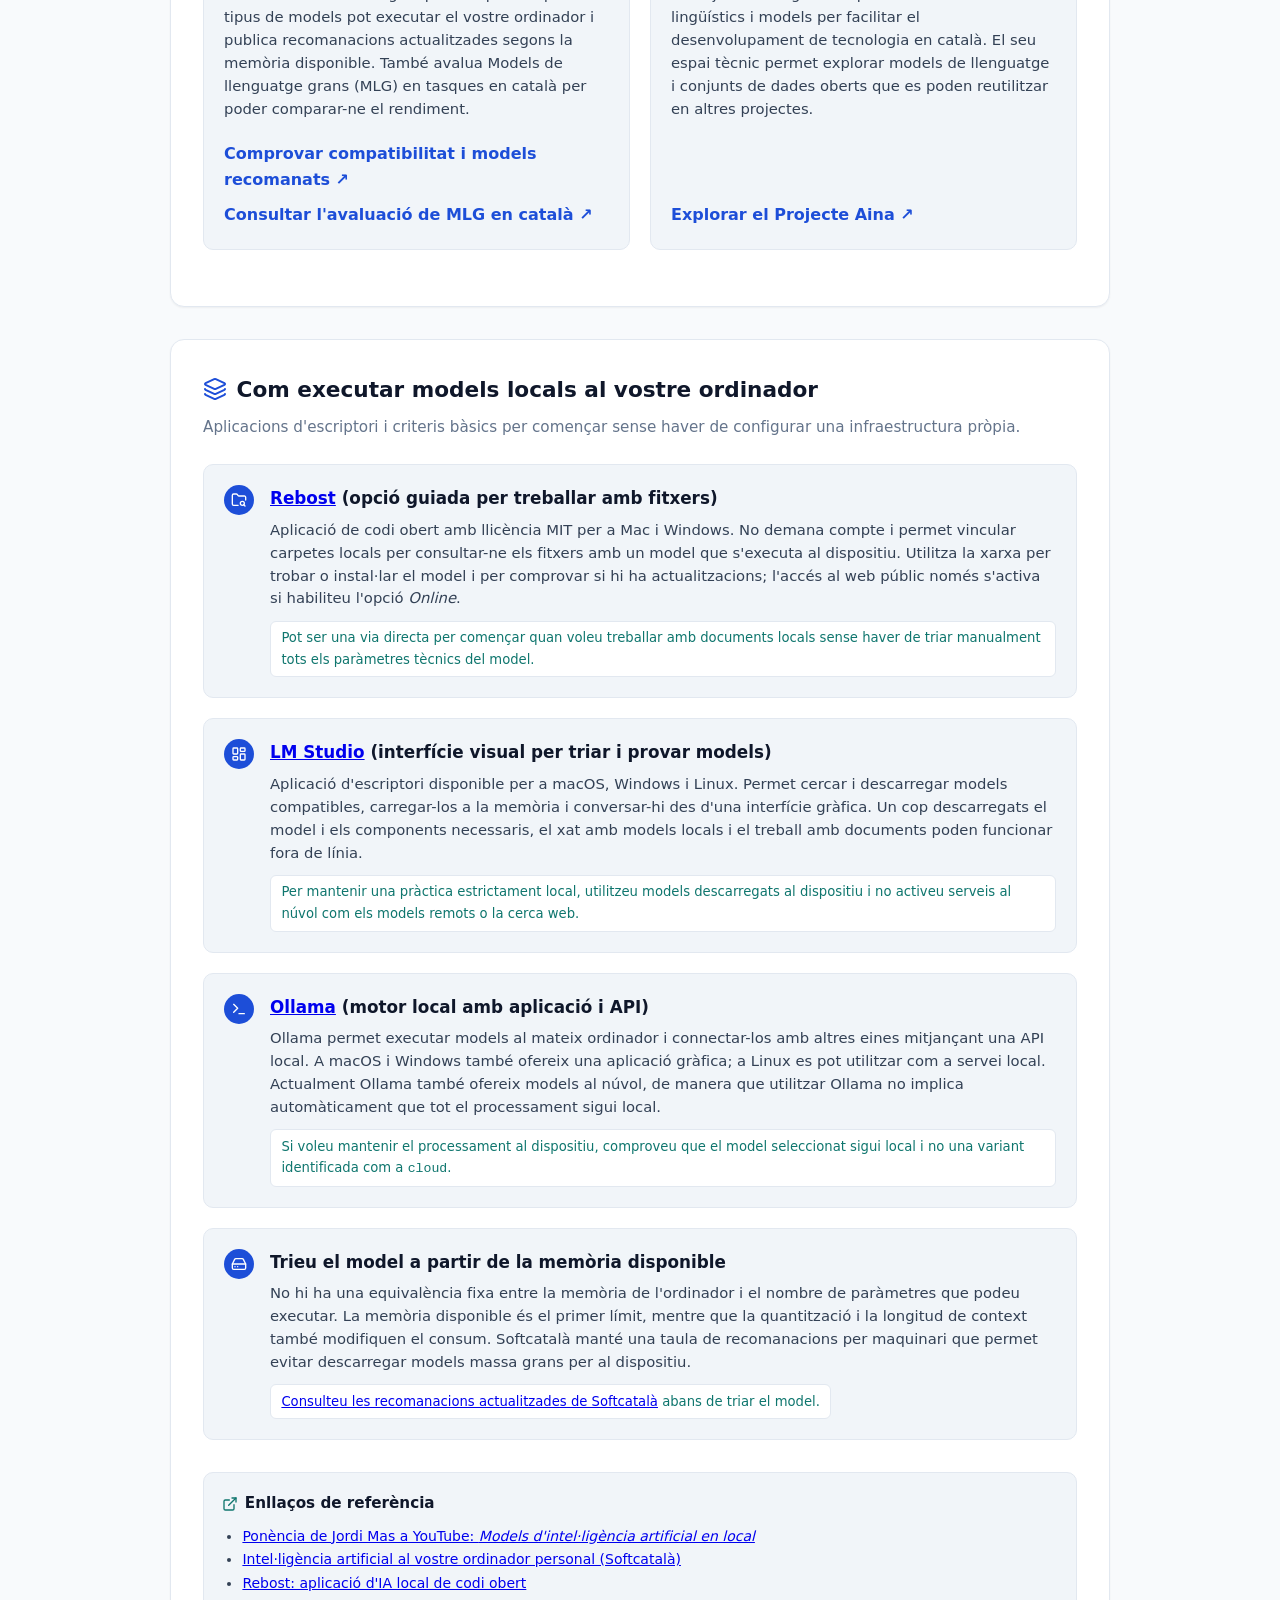
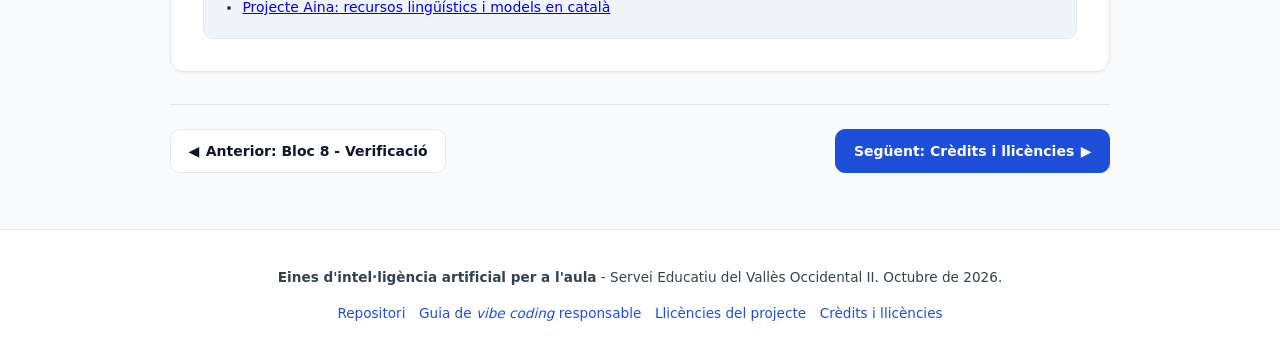
<file: bloc9-per-continuar-explorant.html>
<!DOCTYPE html><html lang="ca"><head>
  <meta charset="UTF-8">
  <meta name="viewport" content="width=device-width, initial-scale=1.0">
  <title>Bloc 9: per continuar explorant | Eines d'IA per a l'aula</title>
  <meta name="description" content="Ampliació sobre models d'intel·ligència artificial local per a docents: execució al dispositiu, criteris de maquinari i recursos en català per treballar amb més control sobre les dades.">

  <!-- Metadades Open Graph / Xarxes socials (Link Preview) -->
  <meta property="og:type" content="article">
  <meta property="og:url" content="https://miquelangelfuentes.github.io/eines-ia-aula/bloc9-per-continuar-explorant.html">
  <meta property="og:title" content="Bloc 9: per continuar explorant | Eines d'IA per a l'aula">
  <meta property="og:description" content="Models d'intel·ligència artificial local per a docents: més control sobre les dades i recursos en català.">
  <meta property="og:image" content="https://miquelangelfuentes.github.io/eines-ia-aula/assets/images/unsplash/bloc9-ia-local.jpg">
  <meta property="og:image:width" content="1200">
  <meta property="og:image:height" content="630">

  <!-- Metadades Twitter Card -->
  <meta name="twitter:card" content="summary_large_image">
  <meta name="twitter:title" content="Eines d'intel·ligència artificial per a l'aula">
  <meta name="twitter:description" content="Models d'intel·ligència artificial local per a docents: més control sobre les dades i recursos en català.">
  <meta name="twitter:image" content="https://miquelangelfuentes.github.io/eines-ia-aula/assets/images/unsplash/bloc9-ia-local.jpg">

  <link rel="stylesheet" href="styles.css?v=9">
  <style>
    .conference-visual {
      margin: .9rem 0 1.35rem;
      padding: .9rem;
      border: 1px solid var(--border-color);
      border-radius: var(--radius-md);
      background: var(--bg-subtle);
    }
    .conference-visual-flow,
    .conference-visual-split,
    .conference-visual-branches {
      display: grid;
      gap: .7rem;
      align-items: stretch;
    }
    .conference-visual-flow {
      grid-template-columns: repeat(4, minmax(0, 1fr));
    }
    .conference-visual-split,
    .conference-visual-branches {
      grid-template-columns: repeat(2, minmax(0, 1fr));
    }
    .conference-visual-node,
    .conference-visual-panel {
      min-width: 0;
      display: flex;
      align-items: center;
      gap: .65rem;
      padding: .75rem .8rem;
      border: 1px solid var(--border-color);
      border-radius: var(--radius-sm);
      background: var(--bg-surface);
      color: var(--text-main);
    }
    .conference-visual-node {
      position: relative;
    }
    .conference-visual-flow .conference-visual-node:not(:last-child)::after {
      content: "→";
      position: absolute;
      right: -.58rem;
      top: 50%;
      transform: translate(50%, -50%);
      color: var(--accent-secondary);
      font-weight: 700;
      background: var(--bg-subtle);
      padding: 0 .12rem;
    }
    .conference-visual-icon {
      width: 34px;
      height: 34px;
      flex: 0 0 34px;
      display: grid;
      place-items: center;
      border-radius: 10px;
      background: color-mix(in srgb, var(--accent-primary) 12%, transparent);
      color: var(--accent-primary);
    }
    .conference-visual-icon .lucide {
      width: 18px;
      height: 18px;
    }
    .conference-visual-label {
      font-size: .82rem;
      line-height: 1.25;
      font-weight: 650;
    }
    .conference-visual-caption {
      display: block;
      margin-top: .55rem;
      color: var(--text-muted);
      font-size: .78rem;
      line-height: 1.4;
    }
    .conference-visual-panel {
      flex-direction: column;
      align-items: stretch;
    }
    .conference-visual-panel-head {
      display: flex;
      align-items: center;
      gap: .55rem;
      font-size: .84rem;
      font-weight: 700;
    }
    .conference-visual-panel-head .lucide {
      width: 18px;
      height: 18px;
      color: var(--accent-primary);
    }
    .conference-visual-mini-flow {
      display: flex;
      align-items: center;
      justify-content: center;
      gap: .45rem;
      flex-wrap: wrap;
      margin-top: .25rem;
      color: var(--text-muted);
      font-size: .78rem;
      text-align: center;
    }
    .conference-visual-mini-flow .lucide {
      width: 16px;
      height: 16px;
      color: var(--accent-secondary);
    }
    .conference-visual-pills {
      display: flex;
      flex-wrap: wrap;
      gap: .4rem;
      margin-top: .25rem;
    }
    .conference-visual-pill {
      display: inline-flex;
      align-items: center;
      gap: .3rem;
      padding: .3rem .48rem;
      border-radius: 999px;
      border: 1px solid var(--border-color);
      background: var(--bg-subtle);
      color: var(--text-muted);
      font-size: .74rem;
      line-height: 1.2;
    }
    .conference-visual-pill .lucide {
      width: 13px;
      height: 13px;
      color: var(--accent-secondary);
    }
    .conference-visual-memory {
      height: 9px;
      overflow: hidden;
      border: 1px solid var(--border-color);
      border-radius: 999px;
      background: var(--bg-subtle);
      margin-top: .35rem;
    }
    .conference-visual-memory > span {
      display: block;
      width: 72%;
      height: 100%;
      border-radius: inherit;
      background: var(--accent-primary);
    }
    .conference-document-flow {
      display: grid;
      grid-template-columns: minmax(0, .8fr) auto minmax(0, 1fr) auto minmax(0, .9fr);
      gap: .28rem;
      align-items: center;
      margin-top: .3rem;
      width: 100%;
      min-width: 0;
    }
    .conference-document-step {
      min-width: 0;
      display: grid;
      justify-items: center;
      align-content: center;
      gap: .22rem;
      padding: .4rem .28rem;
      border: 1px solid var(--border-color);
      border-radius: var(--radius-sm);
      background: var(--bg-subtle);
      color: var(--text-muted);
      font-size: .69rem;
      line-height: 1.12;
      text-align: center;
    }
    .conference-document-step .lucide {
      width: 14px;
      height: 14px;
      color: var(--accent-secondary);
    }
    .conference-document-arrow {
      display: grid;
      place-items: center;
      width: 12px;
      color: var(--accent-secondary);
      font-size: .78rem;
      line-height: 1;
    }
    @media (max-width: 760px) {
      .conference-visual-flow {
        grid-template-columns: 1fr 1fr;
      }
      .conference-visual-flow .conference-visual-node::after {
        display: none;
      }
    }
    @media (max-width: 560px) {
      .conference-visual-flow,
      .conference-visual-split,
      .conference-visual-branches {
        grid-template-columns: 1fr;
      }
      .conference-document-step {
        font-size: .72rem;
      }
    }
    @media print {
      .conference-visual,
      .conference-visual-node,
      .conference-visual-panel {
        break-inside: avoid;
      }
    }
  </style>
  <link rel="icon" type="image/svg+xml" href="favicon.svg">
  <link rel="alternate icon" type="image/png" href="favicon.png">
  <link rel="apple-touch-icon" href="favicon.png">
  <link rel="prev" href="bloc8-verificacio.html">
  <link rel="next" href="credits.html">
</head>
<body>
  <a href="#contingut-principal" class="skip-link">Salta directament al contingut</a><noscript>&lt;div class="noscript-notice"&gt;&lt;strong&gt;JavaScript està desactivat.&lt;/strong&gt; Podeu llegir el contingut del material, però algunes funcions interactives, com el qüestionari, el generador d’indicacions o la llista de verificació, no estaran disponibles.&lt;/div&gt;</noscript>

  <!-- Barra superior -->
  <header class="top-bar"><div class="top-bar-container"><a href="index.html" class="brand-section"><div class="brand-title">Eines d'IA per a l'aula</div></a><div class="controls-group"><div class="print-menu-container"><button id="btn-print-menu" class="btn-icon" type="button" aria-label="Opcions d'impressió" title="Imprimir" aria-haspopup="true" aria-expanded="false"><i data-lucide="printer"></i></button><div id="print-dropdown" class="print-dropdown" role="menu"><button type="button" class="print-dropdown-item" id="btn-print-page" role="menuitem"><i data-lucide="file-text" style="width:16px;height:16px;"></i><span>Imprimir aquesta pàgina</span></button><a href="imprimir-tot.html?print=1" class="print-dropdown-item" id="btn-print-all" role="menuitem"><i data-lucide="book-open" style="width:16px;height:16px;"></i><span>Imprimir tota la presentació</span></a></div></div><a href="index.html" class="btn-icon" title="Tornar a l'inici" aria-label="Tornar a l'inici"><i data-lucide="home"></i></a><button id="btn-toggle-theme" class="btn-icon" type="button" aria-label="Canviar tema" title="Canviar tema"><span id="theme-icon"><i data-lucide="moon"></i></span></button></div></div></header>

  <nav class="blocks-nav-bar" aria-label="Índex de blocs"><ul class="blocks-nav-list"><li><a href="index.html" class="block-nav-link">Inici</a></li><li><a href="bloc1-marc.html" class="block-nav-link"><span class="nav-num-pill">1</span> Marc</a></li><li><a href="bloc2-antigravity.html" class="block-nav-link"><span class="nav-num-pill">2</span> Antigravity</a></li><li><a href="bloc3-github.html" class="block-nav-link"><span class="nav-num-pill">3</span> GitHub</a></li><li><a href="bloc4-pages-sites.html" class="block-nav-link"><span class="nav-num-pill">4</span> Pages i Sites</a></li><li><a href="bloc5-llicencies.html" class="block-nav-link"><span class="nav-num-pill">5</span> Llicències</a></li><li><a href="bloc6-recursos-visuals.html" class="block-nav-link"><span class="nav-num-pill">6</span> Imatges i icones</a></li><li><a href="bloc7-bones-practiques.html" class="block-nav-link"><span class="nav-num-pill">7</span> Bones pràctiques</a></li><li><a href="bloc8-verificacio.html" class="block-nav-link"><span class="nav-num-pill">8</span> Verificació</a></li><li><a href="bloc9-per-continuar-explorant.html" class="block-nav-link active"><span class="nav-num-pill">9</span> IA local</a></li><li><a href="credits.html" class="block-nav-link">Crèdits</a></li></ul></nav>

  <section class="page-hero"><div class="page-hero-inner"><span class="page-category-tag">Secció d'ampliació — Treball avançat</span><h1>Per continuar explorant: models d'intel·ligència artificial local</h1><p class="page-hero-subtitle">Més control sobre les dades i recursos en català amb Softcatalà i eines d'execució local.</p></div></section>

  <main id="contingut-principal" class="main-content">
    <div class="content-box"><h2>Què és la intel·ligència artificial local i per què és rellevant a l'escola?</h2><p class="lead-desc">Com reduir la dependència de serveis al núvol i mantenir una part més gran del processament al dispositiu del centre.</p><div class="pedagogical-highlight" style="display:flex;align-items:flex-start;gap:.75rem;"><i data-lucide="cloud" aria-hidden="true" style="width:20px;height:20px;color:var(--accent-primary);flex:0 0 20px;margin-top:.15rem;"></i><div>Quan fem servir serveis d’intel·ligència artificial al núvol, les consultes es processen en servidors remots. Amb una configuració realment <strong>local</strong>, el model pot executar-se al mateix dispositiu i reduir les transferències de dades a tercers. Cal comprovar, però, si la interfície utilitzada incorpora telemetria, serveis connectats o altres funcions de xarxa.</div></div><figure class="inline-support-figure"><img src="assets/images/unsplash/bloc9-ia-local.jpg" width="1200" height="630" alt="Processador i circuits electrònics d'un ordinador, símbol de computació local autònoma" loading="lazy"><figcaption class="edu-caption">Foto: <a href="https://unsplash.com/@alexandre_debieve" target="_blank" rel="noopener">Alexandre Debiève</a> a <a href="https://unsplash.com/photos/FO7JIlwjOtU" target="_blank" rel="noopener">Unsplash</a> (<a href="https://unsplash.com/license" target="_blank" rel="noopener">Llicència Unsplash</a>)</figcaption></figure><div class="cards-grid"><div class="card-item"><div class="card-item-icon"><i data-lucide="lock"></i></div><h3>Més control sobre les dades</h3><p>Si el model i la interfície funcionen íntegrament en local, el centre pot reduir l’exposició de dades a proveïdors externs. Això no implica automàticament el compliment de l’RGPD: cal continuar revisant la finalitat del tractament i les mesures de protecció aplicables.</p></div><div class="card-item"><div class="card-item-icon"><i data-lucide="wifi-off"></i></div><h3>Autonomia i funcionament fora de línia</h3><p>No cal connexió a internet per utilitzar-lo. Encara que caigui la xarxa del centre o l'ample de banda sigui limitat, l'eina continua funcionant amb la mateixa estabilitat.</p></div><div class="card-item"><div class="card-item-icon"><i data-lucide="server"></i></div><h3>Sobirania digital i continuïtat pedagògica</h3><p>Els models oberts no estan subjectes a canvis sobtats de condicions, límits de missatges per hora ni quotes de subscripció que puguin deixar una activitat educativa inoperativa a mig curs.</p></div></div></div>

    <div class="content-box"><h2>Ponència recomanada: <em>Models d'intel·ligència artificial en local</em>, de Jordi Mas</h2><p class="lead-desc">Una introducció als models locals i als criteris per valorar-ne l'ús en català.</p><div style="background: var(--bg-subtle); border: 1px solid var(--border-color); border-radius: var(--radius-md); padding: 1.5rem; margin-bottom: 1.5rem;"><div style="display: flex; flex-wrap: wrap; gap: 1.25rem; align-items: center; justify-content: space-between;"><div style="flex: 1; min-width: 280px;"><span style="display: inline-flex; align-items: center; gap: 0.35rem; background: #dc2626; color: #fff; font-size: 0.75rem; font-weight: 700; padding: 0.25rem 0.6rem; border-radius: var(--radius-sm); margin-bottom: 0.5rem;"><i data-lucide="clapperboard" class="lucide" style="width:14px;height:14px;"></i>Vídeo a YouTube</span><h3 style="font-size: 1.15rem; margin-bottom: 0.5rem; color: var(--text-main);">Sessió divulgativa de Jordi Mas (Softcatalà)</h3><p style="color: var(--text-muted); font-size: 0.95rem; line-height: 1.55;">Jordi Mas presenta la IA local com una opció per recuperar control sobre el processament i decidir quins models s'executen al dispositiu. La sessió també explica com adaptar la tria del model a la tasca i al maquinari disponible, amb exemples de l'avaluació que Softcatalà fa del rendiment en català.</p></div><div><a href="https://www.youtube.com/watch?v=UoA-P-pbCqQ" target="_blank" rel="noopener" class="btn-pagination primary" style="text-decoration: none; display: inline-flex; align-items: center; gap: 0.5rem;"><span>Veure la ponència a YouTube</span><i data-lucide="play" class="lucide" style="width:16px;height:16px;"></i></a></div></div></div>
      <div class="ordered-steps"><div class="ordered-step-item"><div class="step-indicator"><i data-lucide="shield-check" class="lucide" style="width:16px;height:16px;"></i></div><div class="step-content"><h3>Què aporta executar el model al dispositiu</h3><p>Mas defineix la IA local com la possibilitat d'executar un model al propi ordinador o servidor. Això permet mantenir el còmput al dispositiu i dona més control sobre les dades i sobre els models que es decideixen utilitzar. La ponència també diferencia un model executable en local dels <em>pesos oberts</em> i de la IA lliure, conceptes relacionats però amb abasts diferents.</p></div></div><div class="ordered-step-item"><div class="step-indicator"><i data-lucide="cpu" class="lucide" style="width:16px;height:16px;"></i></div><div class="step-content"><h3>Com ajustar el model a la tasca i al maquinari</h3><p>La xerrada parteix d'una tasca concreta i recomana començar amb un model petit que càpiga a la memòria. Després, la qualitat obtinguda permet decidir si cal augmentar-ne la mida. També diferencia les feines desateses, que poden tolerar una resposta més lenta, dels usos interactius, que necessiten més capacitat de càlcul. La quantització pot reduir el consum de memòria i facilitar l'execució de models al dispositiu.</p></div></div></div>
      <details class="conference-summary" style="margin-top:1.5rem;border:1px solid var(--border-color);border-radius:var(--radius-lg);background:var(--bg-surface);overflow:hidden;"><summary style="cursor:pointer;padding:1rem 1.15rem;color:var(--text-main);font-weight:700;"><span style="display:inline-flex;align-items:center;gap:.65rem;"><i data-lucide="book-open-text" aria-hidden="true" style="width:20px;height:20px;color:var(--accent-secondary);flex:0 0 20px;"></i><span>Resum detallat de la ponència</span></span><span style="display:block;margin:.35rem 0 0 1.85rem;color:var(--text-muted);font-size:.875rem;font-weight:400;">Desplegueu aquest apartat per llegir un resum detallat de la conferència.</span></summary><div style="border-top:1px solid var(--border-color);padding:1.25rem 1.35rem 1.4rem;">
        <h4 style="margin:0 0 .45rem;display:flex;align-items:center;gap:.5rem;"><i data-lucide="history" aria-hidden="true" style="width:18px;height:18px;color:var(--accent-primary);flex:0 0 18px;"></i><span>1. El context i el "moment Linux"</span></h4><p style="color:var(--text-muted);line-height:1.65;">Jordi Mas parteix d'una idea de context. La IA generativa s'ha convertit en una tecnologia amb efectes profunds sobre moltes feines, mentre que bona part dels sistemes més avançats continuen depenent de <strong>serveis al núvol i d'infraestructures controlades per poques empreses</strong>. Això genera una tensió entre la utilitat d'aquests sistemes i el poc control que conserva qui els utilitza. Mas compara la situació actual de la <em>IA local</em> amb els primers anys de Linux. Al començament, Linux era percebut com una opció minoritària, amb limitacions de maquinari i menys aplicacions disponibles. Amb el temps es va convertir en una peça central de la infraestructura digital. La comparació serveix per presentar la IA local com <strong>una tecnologia encara jove, però amb una evolució molt ràpida</strong>. Els models es fan més eficients i el maquinari de consum incorpora cada vegada més capacitat per executar-los al dispositiu.</p><div class="conference-visual" role="img" aria-label="Esquema del pas d'un ecosistema dominat pel núvol cap a una IA local cada vegada més viable"><div class="conference-visual-flow"><div class="conference-visual-node"><span class="conference-visual-icon"><i data-lucide="cloud"></i></span><span class="conference-visual-label">Núvol dominant</span></div><div class="conference-visual-node"><span class="conference-visual-icon"><i data-lucide="sprout"></i></span><span class="conference-visual-label">Opcions locals emergents</span></div><div class="conference-visual-node"><span class="conference-visual-icon"><i data-lucide="sparkles"></i></span><span class="conference-visual-label">Models més eficients</span></div><div class="conference-visual-node"><span class="conference-visual-icon"><i data-lucide="laptop"></i></span><span class="conference-visual-label">Més capacitat al dispositiu</span></div></div><span class="conference-visual-caption">El paral·lelisme amb Linux apunta a una tecnologia encara jove que guanya viabilitat a mesura que madura l'ecosistema.</span></div>
        <h4 style="margin:1.35rem 0 .45rem;display:flex;align-items:center;gap:.5rem;"><i data-lucide="laptop" aria-hidden="true" style="width:18px;height:18px;color:var(--accent-primary);flex:0 0 18px;"></i><span>2. Què vol dir executar IA en local</span></h4><p style="color:var(--text-muted);line-height:1.65;">La definició que utilitza Mas és <em>operativa</em>. Una <em>IA local</em> és <strong>un model que podeu executar al vostre ordinador o en un servidor sota el vostre control</strong>. El processament es fa al dispositiu i això pot evitar que el contingut de les consultes s'enviï a un proveïdor extern. La conseqüència principal és <strong>un augment del control sobre les dades i sobre el mateix entorn de treball</strong>. També podeu conservar un model concret encara que el proveïdor publiqui versions noves o modifiqui un servei al núvol. Per treballar-hi cal disposar del model i d'una eina que en faciliti l'ús. Mas recorda que aquesta idea no és completament nova. Alguns telèfons ja executen al dispositiu funcions de transcripció i traducció. També poden fer determinades operacions sobre imatges sense enviar-les al núvol.</p><div class="conference-visual" role="img" aria-label="Esquema que mostra que el model i les dades es processen dins del dispositiu local i que el núvol pot quedar fora del flux"><div class="conference-visual-split"><div class="conference-visual-panel"><div class="conference-visual-panel-head"><i data-lucide="laptop"></i><span>Dispositiu sota el vostre control</span></div><div class="conference-visual-mini-flow"><i data-lucide="database"></i><span>Dades</span><i data-lucide="arrow-right"></i><i data-lucide="brain-circuit"></i><span>Model local</span></div></div><div class="conference-visual-panel"><div class="conference-visual-panel-head"><i data-lucide="cloud-off"></i><span>Sense enviament obligatori al núvol</span></div><div class="conference-visual-mini-flow"><i data-lucide="shield-check"></i><span>Més control sobre el processament i la versió del model</span></div></div></div></div>
        <h4 style="margin:1.35rem 0 .45rem;display:flex;align-items:center;gap:.5rem;"><i data-lucide="package-open" aria-hidden="true" style="width:18px;height:18px;color:var(--accent-primary);flex:0 0 18px;"></i><span>3. IA local, pesos oberts i IA lliure</span></h4><p style="color:var(--text-muted);line-height:1.65;">La ponència dedica una part important a separar conceptes que sovint es barregen. Poder executar un model localment requereix tenir accés als <em>pesos del model</em> en un format utilitzable, però <strong>això no converteix automàticament el sistema en una IA lliure</strong>. Mas descriu els <em>pesos</em> com el resultat final del procés d'entrenament. Una obertura més completa exigiria poder conèixer i reutilitzar també <strong>les dades d'entrenament, el codi emprat per entrenar, el codi d'inferència i les avaluacions</strong> que han servit per validar el sistema. Amb aquests elements, i amb el maquinari suficient, seria possible estudiar millor com s'ha creat el model i intentar reproduir-lo. Com a exemple d'obertura parcial, la xerrada esmenta <em>Whisper</em>. Se'n poden utilitzar els pesos i el codi d'inferència, mentre que altres parts del procés d'entrenament no es publiquen amb el mateix grau d'obertura. Per això Mas diferencia entre <em>models de pesos oberts</em> i un concepte més ampli d'<em>IA lliure</em>.</p><div class="conference-visual" role="img" aria-label="Esquema que diferencia l'execució local dels pesos oberts i mostra els components addicionals necessaris per parlar d'una obertura més completa"><div class="conference-visual-split"><div class="conference-visual-panel"><div class="conference-visual-panel-head"><i data-lucide="hard-drive"></i><span>Executar en local</span></div><div class="conference-visual-mini-flow"><i data-lucide="package-open"></i><span>Necessita pesos utilitzables</span></div></div><div class="conference-visual-panel"><div class="conference-visual-panel-head"><i data-lucide="lock-open"></i><span>Obertura més completa</span></div><div class="conference-visual-pills"><span class="conference-visual-pill"><i data-lucide="database"></i>Dades</span><span class="conference-visual-pill"><i data-lucide="code-2"></i>Codi d'entrenament</span><span class="conference-visual-pill"><i data-lucide="play-circle"></i>Codi d'inferència</span><span class="conference-visual-pill"><i data-lucide="clipboard-check"></i>Avaluacions</span></div></div></div><span class="conference-visual-caption">Poder descarregar els pesos no implica, per si sol, disposar de tots els elements necessaris per estudiar o reproduir el sistema.</span></div>
        <h4 style="margin:1.35rem 0 .45rem;display:flex;align-items:center;gap:.5rem;"><i data-lucide="messages-square" aria-hidden="true" style="width:18px;height:18px;color:var(--accent-primary);flex:0 0 18px;"></i><span>4. Tasques desateses i usos interactius</span></h4><p style="color:var(--text-muted);line-height:1.65;">Mas proposa distingir dos grans tipus d'ús segons la velocitat de resposta que necessiteu. Les <em>tasques desateses</em> poden continuar treballant mentre feu una altra activitat. En aquest grup situa, per exemple, la classificació de documents o la transcripció d'enregistraments llargs. Com que el resultat pot arribar més tard, <strong>un ordinador modest pot continuar sent útil</strong>. Els <em>usos interactius</em> funcionen de manera diferent. Una conversa amb un assistent o una sessió de programació assistida necessita una resposta prou ràpida perquè la persona pugui mantenir el flux de treball. Aquí la <em>latència</em> i la velocitat de generació tenen molt més pes. <strong>La mateixa màquina pot ser adequada per a una tasca en lot i resultar incòmoda per a una activitat que exigeix resposta immediata.</strong></p><div class="conference-visual" role="img" aria-label="Comparació entre tasques desateses, que poden esperar, i usos interactius, que necessiten resposta ràpida"><div class="conference-visual-split"><div class="conference-visual-panel"><div class="conference-visual-panel-head"><i data-lucide="hourglass"></i><span>Tasca desatesa</span></div><div class="conference-visual-mini-flow"><i data-lucide="files"></i><span>Processament en lot</span><i data-lucide="clock-3"></i><span>Pot esperar</span></div></div><div class="conference-visual-panel"><div class="conference-visual-panel-head"><i data-lucide="message-circle"></i><span>Ús interactiu</span></div><div class="conference-visual-mini-flow"><i data-lucide="messages-square"></i><span>Flux de conversa</span><i data-lucide="gauge"></i><span>Baixa latència</span></div></div></div></div>
        <h4 style="margin:1.35rem 0 .45rem;display:flex;align-items:center;gap:.5rem;"><i data-lucide="cpu" aria-hidden="true" style="width:18px;height:18px;color:var(--accent-primary);flex:0 0 18px;"></i><span>5. Maquinari i rendiment</span></h4><p style="color:var(--text-muted);line-height:1.65;">La ponència explica el rendiment amb una mesura habitual, els <em>tokens per segon</em>. Una <em>CPU</em> convencional pot executar models locals, però la velocitat acostuma a ser limitada. Una <em>GPU</em> accelera molt els càlculs necessaris per a la inferència i pot fer viable un ús més interactiu. Mas posa NVIDIA com l'opció més habitual, tot i que també comenta que hi ha alternatives. Per comparar configuracions utilitza com a referència un <strong>Gemma 3 12B</strong> quantitzat. La transcripció automàtica el converteix erròniament en "12 milions de paràmetres". <strong>La denominació 12B correspon aproximadament a dotze mil milions de paràmetres.</strong> Més enllà de la velocitat, Mas insisteix en la memòria disponible. El model s'ha de poder carregar en <em>RAM</em> o <em>VRAM</em> amb prou marge per al sistema operatiu i per a la <em>finestra de context</em>. <strong>Quan el model no hi cap bé, el rendiment pot degradar-se de manera important.</strong></p><div class="conference-visual" role="img" aria-label="Esquema de la relació entre maquinari, memòria disponible, mida del model i velocitat de resposta"><div class="conference-visual-flow"><div class="conference-visual-node"><span class="conference-visual-icon"><i data-lucide="cpu"></i></span><span class="conference-visual-label">CPU o GPU</span></div><div class="conference-visual-node"><span class="conference-visual-icon"><i data-lucide="memory-stick"></i></span><span class="conference-visual-label">RAM o VRAM disponible</span></div><div class="conference-visual-node"><span class="conference-visual-icon"><i data-lucide="box"></i></span><span class="conference-visual-label">Model que hi cap amb marge</span></div><div class="conference-visual-node"><span class="conference-visual-icon"><i data-lucide="gauge"></i></span><span class="conference-visual-label">Tokens per segon</span></div></div><div class="conference-visual-memory" aria-hidden="true"><span></span></div><span class="conference-visual-caption">La memòria és un límit pràctic: si el model no hi cap amb prou marge, el rendiment es pot degradar.</span></div>
        <h4 style="margin:1.35rem 0 .45rem;display:flex;align-items:center;gap:.5rem;"><i data-lucide="sliders-horizontal" aria-hidden="true" style="width:18px;height:18px;color:var(--accent-primary);flex:0 0 18px;"></i><span>6. Com triar un model i per què importa la quantització</span></h4><p style="color:var(--text-muted);line-height:1.65;">La recomanació pràctica de Mas comença per la tasca. <strong>Primer convé definir què voleu fer i provar un model relativament petit que funcioni amb comoditat al dispositiu.</strong> Després podeu valorar la qualitat del resultat i augmentar la mida només quan sigui necessari. La xerrada explica la <em>quantització</em> com una tècnica que redueix la memòria que necessita un model i pot accelerar-ne l'execució amb una pèrdua de qualitat limitada. Mas posa com a exemple una quantització de 4 bits i esmenta <em>Q4_K_M</em>. Les recomanacions de Softcatalà s'actualitzen a mesura que canvien els models i les proves, de manera que convé consultar la <a href="https://www.softcatala.org/ia-local/models-en-catala/" target="_blank" rel="noopener">taula de models recomanats</a> abans de descarregar-ne un. La ponència també introdueix les arquitectures <em>MoE</em>, abreviació de <em>Mixture of Experts</em>. En aquests models es carreguen molts paràmetres, però cada consulta activa només una part especialitzada del model. <strong>Això pot reduir el càlcul necessari durant la inferència, sempre que hi hagi prou memòria per allotjar el model.</strong></p><div class="conference-visual" role="img" aria-label="Esquema del procés recomanat per triar un model local a partir de la tasca i ajustar-ne la mida o la quantització"><div class="conference-visual-flow"><div class="conference-visual-node"><span class="conference-visual-icon"><i data-lucide="target"></i></span><span class="conference-visual-label">Definiu la tasca</span></div><div class="conference-visual-node"><span class="conference-visual-icon"><i data-lucide="box"></i></span><span class="conference-visual-label">Proveu un model petit</span></div><div class="conference-visual-node"><span class="conference-visual-icon"><i data-lucide="shrink"></i></span><span class="conference-visual-label">Ajusteu la quantització</span></div><div class="conference-visual-node"><span class="conference-visual-icon"><i data-lucide="trending-up"></i></span><span class="conference-visual-label">Augmenteu mida només si cal</span></div></div></div>
        <h4 style="margin:1.35rem 0 .45rem;display:flex;align-items:center;gap:.5rem;"><i data-lucide="book-a" aria-hidden="true" style="width:18px;height:18px;color:var(--accent-primary);flex:0 0 18px;"></i><span>7. Eines per començar i criteris per al català</span></h4><p style="color:var(--text-muted);line-height:1.65;">Per facilitar l'entrada a la IA local, Mas recomana utilitzar <strong>interfícies que evitin haver de configurar manualment tots els components</strong>. A la transcripció apareixen <em>LM Studio</em> i <em>Ollama</em>. També hi apareix <em>AnythingLLM Desktop</em>, que Softcatalà documenta com una altra opció per treballar amb models locals i amb documents propis. La ponència explica igualment el treball de Softcatalà per avaluar models des de les necessitats d'una persona catalanoparlant. En lloc de quedar-se únicament amb bancs de proves generals, l'avaluació observa tasques com la traducció i la correcció, juntament amb la reformulació i la capacitat de mantenir una conversa en català. Mas esmenta famílies com <em>Gemma</em> i <em>Qwen</em>. També adverteix que l'<em>alineament</em> i el context d'entrenament poden fer que alguns models evitin determinats temes, especialment en consultes històriques o polítiques. Per això <strong>recomana valorar el model segons el domini concret on s'ha d'utilitzar</strong>.</p><div class="conference-visual" role="img" aria-label="Esquema amb dues decisions complementàries: facilitar l'ús amb una interfície local i avaluar el model segons el rendiment en català i el domini d'ús"><div class="conference-visual-branches"><div class="conference-visual-panel"><div class="conference-visual-panel-head"><i data-lucide="workflow"></i><span>Entrada més accessible</span></div><div class="conference-visual-mini-flow"><i data-lucide="boxes"></i><span>Interfície local → model</span></div><div class="conference-visual-pills"><span class="conference-visual-pill">LM Studio</span><span class="conference-visual-pill">Ollama</span><span class="conference-visual-pill">AnythingLLM</span></div></div><div class="conference-visual-panel"><div class="conference-visual-panel-head"><i data-lucide="spell-check-2"></i><span>Criteri lingüístic i de domini</span></div><div class="conference-visual-mini-flow"><i data-lucide="scan-text"></i><span>Proves en català</span><span style="color:var(--accent-secondary);font-weight:700;">→</span><i data-lucide="list-filter"></i><span>Tria segons la tasca</span></div><div class="conference-visual-pills"><span class="conference-visual-pill">Conversa</span><span class="conference-visual-pill">Traducció i correcció</span><span class="conference-visual-pill"><i data-lucide="notebook-tabs"></i>Domini d'ús</span></div></div></div></div>
        <h4 style="margin:1.35rem 0 .45rem;display:flex;align-items:center;gap:.5rem;"><i data-lucide="file-text" aria-hidden="true" style="width:18px;height:18px;color:var(--accent-primary);flex:0 0 18px;"></i><span>8. Transcripció i treball amb documents</span></h4><p style="color:var(--text-muted);line-height:1.65;margin-bottom:.8rem;">La part final amplia els casos d'ús. Per a reconeixement de la parla, Mas parla de <em>Whisper</em> i d'adaptacions orientades al català. Les <a href="https://www.softcatala.org/ia-local/models-en-catala/" target="_blank" rel="noopener">recomanacions actuals de Softcatalà</a> identifiquen models específics quan es prioritza la qualitat i ofereixen alternatives quan pesa més la velocitat, de manera que aquesta és una part que convé consultar de manera actualitzada. La ponència també introdueix els models d'<em>embeddings</em>, que <strong>converteixen fragments de text en representacions numèriques i permeten recuperar contingut relacionat semànticament</strong>. Són una peça habitual dels sistemes <em>RAG</em>, o <em>generació amb recuperació augmentada</em>, que permeten respondre a partir de documents propis.</p><p style="color:var(--text-muted);line-height:1.65;margin-bottom:0;">Mas tanca la part pràctica amb un cas exigent de <em>programació assistida en local</em>. Utilitza un model especialitzat de la família Qwen connectat a un servidor local i explica que les primeres peticions poden ser costoses quan cal carregar molt context. Les peticions posteriors poden aprofitar informació que ha quedat a la <em>memòria cau</em>. El missatge final de la ponència és pràctic. <strong>Recomana començar amb el maquinari que teniu i escollir una tasca rellevant.</strong> A partir d'aquí, proveu un model que encaixi bé en la memòria disponible.</p><div class="conference-visual" role="img" aria-label="Dos fluxos de treball locals: transcripció d'àudio amb Whisper i consulta de documents mitjançant embeddings i RAG"><div class="conference-visual-split"><div class="conference-visual-panel"><div class="conference-visual-panel-head"><i data-lucide="audio-lines"></i><span>Transcripció local</span></div><div class="conference-visual-mini-flow"><i data-lucide="mic"></i><span>Àudio</span><i data-lucide="arrow-right"></i><span>Whisper</span><i data-lucide="arrow-right"></i><i data-lucide="file-text"></i><span>Text</span></div></div><div class="conference-visual-panel"><div class="conference-visual-panel-head"><i data-lucide="files"></i><span>Consulta de documents</span></div><div class="conference-document-flow"><div class="conference-document-step"><i data-lucide="file-stack"></i><span>Documents</span></div><div class="conference-document-arrow" aria-hidden="true">→</div><div class="conference-document-step"><i data-lucide="network"></i><span>Embeddings<br>+ RAG</span></div><div class="conference-document-arrow" aria-hidden="true">→</div><div class="conference-document-step"><i data-lucide="message-square-text"></i><span>Resposta<br>contextual</span></div></div></div></div><span class="conference-visual-caption">En tots dos casos, el valor de la IA local depèn de combinar una tasca útil amb un model que encaixi en el maquinari disponible.</span></div>
      </div></details>
    </div>

    <div class="content-box"><h2>Recursos en català per treballar amb IA local</h2><p class="lead-desc">Dues fonts de referència per triar models amb criteri i conèixer recursos lingüístics oberts en català.</p><div class="cards-grid"><div class="card-item" style="display: flex; flex-direction: column; justify-content: space-between;"><div><div class="card-item-icon"><i data-lucide="gauge"></i></div><span style="font-size: 0.75rem; text-transform: uppercase; font-weight: 700; color: var(--accent-secondary); letter-spacing: 0.05em; display: block; margin-top: 0.25rem;">Guies i avaluacions</span><h3 style="margin-top: 0.35rem;">IA local i models en català (Softcatalà)</h3><p>Softcatalà manté una guia per comprovar quin tipus de models pot executar el vostre ordinador i publica recomanacions actualitzades segons la memòria disponible. També avalua Models de llenguatge grans (MLG) en tasques en català per poder comparar-ne el rendiment.</p></div><div style="margin-top: 1.25rem; display: grid; gap: 0.55rem;"><a href="https://www.softcatala.org/ia-local/" target="_blank" rel="noopener" class="card-link" style="color: var(--accent-primary); font-weight: 600; text-decoration: none;"><span>Comprovar compatibilitat i models recomanats</span> ↗</a><a href="https://www.softcatala.org/ia-local/models-en-catala/llm/" target="_blank" rel="noopener" class="card-link" style="color: var(--accent-primary); font-weight: 600; text-decoration: none;"><span>Consultar l'avaluació de MLG en català</span> ↗</a></div></div><div class="card-item" style="display: flex; flex-direction: column; justify-content: space-between;"><div><div class="card-item-icon"><i data-lucide="orbit"></i></div><span style="font-size: 0.75rem; text-transform: uppercase; font-weight: 700; color: var(--accent-secondary); letter-spacing: 0.05em; display: block; margin-top: 0.25rem;">Recursos lingüístics oberts</span><h3 style="margin-top: 0.35rem;">Projecte Aina</h3><p>El Projecte Aina genera i publica recursos lingüístics i models per facilitar el desenvolupament de tecnologia en català. El seu espai tècnic permet explorar models de llenguatge i conjunts de dades oberts que es poden reutilitzar en altres projectes.</p></div><div style="margin-top: 1.25rem;"><a href="https://projecteaina.cat/" target="_blank" rel="noopener" class="card-link" style="color: var(--accent-primary); font-weight: 600; text-decoration: none;"><span>Explorar el Projecte Aina</span> ↗</a></div></div></div></div>

    <div class="content-box"><h2>Com executar models locals al vostre ordinador</h2><p class="lead-desc">Aplicacions d'escriptori i criteris bàsics per començar sense haver de configurar una infraestructura pròpia.</p><div class="ordered-steps"><div class="ordered-step-item"><div class="step-indicator"><i data-lucide="folder-search" class="lucide" style="width:16px;height:16px;"></i></div><div class="step-content"><h3><a href="https://rebost.ai/" target="_blank" rel="noopener">Rebost</a> (opció guiada per treballar amb fitxers)</h3><p>Aplicació de codi obert amb llicència MIT per a Mac i Windows. No demana compte i permet vincular carpetes locals per consultar-ne els fitxers amb un model que s'executa al dispositiu. Utilitza la xarxa per trobar o instal·lar el model i per comprovar si hi ha actualitzacions; l'accés al web públic només s'activa si habiliteu l'opció <em>Online</em>.</p><span class="step-tip">Pot ser una via directa per començar quan voleu treballar amb documents locals sense haver de triar manualment tots els paràmetres tècnics del model.</span></div></div><div class="ordered-step-item"><div class="step-indicator"><i data-lucide="layout-dashboard" class="lucide" style="width:16px;height:16px;"></i></div><div class="step-content"><h3><a href="https://lmstudio.ai/" target="_blank" rel="noopener">LM Studio</a> (interfície visual per triar i provar models)</h3><p>Aplicació d'escriptori disponible per a macOS, Windows i Linux. Permet cercar i descarregar models compatibles, carregar-los a la memòria i conversar-hi des d'una interfície gràfica. Un cop descarregats el model i els components necessaris, el xat amb models locals i el treball amb documents poden funcionar fora de línia.</p><span class="step-tip">Per mantenir una pràctica estrictament local, utilitzeu models descarregats al dispositiu i no activeu serveis al núvol com els models remots o la cerca web.</span></div></div><div class="ordered-step-item"><div class="step-indicator"><i data-lucide="terminal" class="lucide" style="width:16px;height:16px;"></i></div><div class="step-content"><h3><a href="https://ollama.com/" target="_blank" rel="noopener">Ollama</a> (motor local amb aplicació i API)</h3><p>Ollama permet executar models al mateix ordinador i connectar-los amb altres eines mitjançant una API local. A macOS i Windows també ofereix una aplicació gràfica; a Linux es pot utilitzar com a servei local. Actualment Ollama també ofereix models al núvol, de manera que utilitzar Ollama no implica automàticament que tot el processament sigui local.</p><span class="step-tip">Si voleu mantenir el processament al dispositiu, comproveu que el model seleccionat sigui local i no una variant identificada com a <code>cloud</code>.</span></div></div><div class="ordered-step-item"><div class="step-indicator"><i data-lucide="hard-drive" class="lucide" style="width:16px;height:16px;"></i></div><div class="step-content"><h3>Trieu el model a partir de la memòria disponible</h3><p>No hi ha una equivalència fixa entre la memòria de l'ordinador i el nombre de paràmetres que podeu executar. La memòria disponible és el primer límit, mentre que la quantització i la longitud de context també modifiquen el consum. Softcatalà manté una taula de recomanacions per maquinari que permet evitar descarregar models massa grans per al dispositiu.</p><span class="step-tip"><a href="https://www.softcatala.org/ia-local/models-en-catala/" target="_blank" rel="noopener">Consulteu les recomanacions actualitzades de Softcatalà</a> abans de triar el model.</span></div></div></div><div style="margin-top: 2rem; padding: 1.15rem; background: var(--bg-subtle); border-radius: var(--radius-md); border: 1px solid var(--border-color);"><h4 style="font-size: 0.95rem; margin-bottom: 0.5rem; display: flex; align-items: center; gap: 0.4rem;"><i data-lucide="external-link" class="lucide" style="width: 16px; height: 16px; color: var(--accent-secondary);"></i>Enllaços de referència</h4><ul style="padding-left: 1.25rem; font-size: 0.875rem; color: var(--text-muted); line-height: 1.7;"><li><a href="https://www.youtube.com/watch?v=UoA-P-pbCqQ" target="_blank" rel="noopener">Ponència de Jordi Mas a YouTube: <em>Models d'intel·ligència artificial en local</em></a></li><li><a href="https://www.softcatala.org/ia-local/" target="_blank" rel="noopener">Intel·ligència artificial al vostre ordinador personal (Softcatalà)</a></li><li><a href="https://rebost.ai/" target="_blank" rel="noopener">Rebost: aplicació d'IA local de codi obert</a></li><li><a href="https://projecteaina.cat/" target="_blank" rel="noopener">Projecte Aina: recursos lingüístics i models en català</a></li></ul></div></div>

    <div class="page-pagination"><a href="bloc8-verificacio.html" class="btn-pagination" data-nav="prev">◀ <span>Anterior: Bloc 8 — Verificació</span></a><a href="credits.html" class="btn-pagination primary" data-nav="next"><span>Següent: Crèdits i llicències</span> ▶</a></div>
  </main>

  <footer class="footer"><div class="footer-inner"><p><strong>Eines d'intel·ligència artificial per a l'aula</strong> — Servei Educatiu del Vallès Occidental II. Octubre, 2026.</p><div class="footer-links"><a href="https://github.com/miquelangelfuentes/eines-ia-aula" target="_blank" rel="noopener">Repositori</a><a href="https://vibe-coding-educativo.github.io/vibe-responsable/ca/guia.html" target="_blank" rel="noopener">Guia de <em>vibe coding</em> responsable</a><a href="https://creativecommons.org/licenses/by-sa/4.0/deed.ca" target="_blank" rel="noopener">Llicència CC BY-SA 4.0</a><a href="credits.html">Crèdits i llicències</a></div></div></footer>
  <script src="assets/vendor/lucide/lucide.min.js"></script><script src="app.js?v=10"></script>
</body></html>
</file>
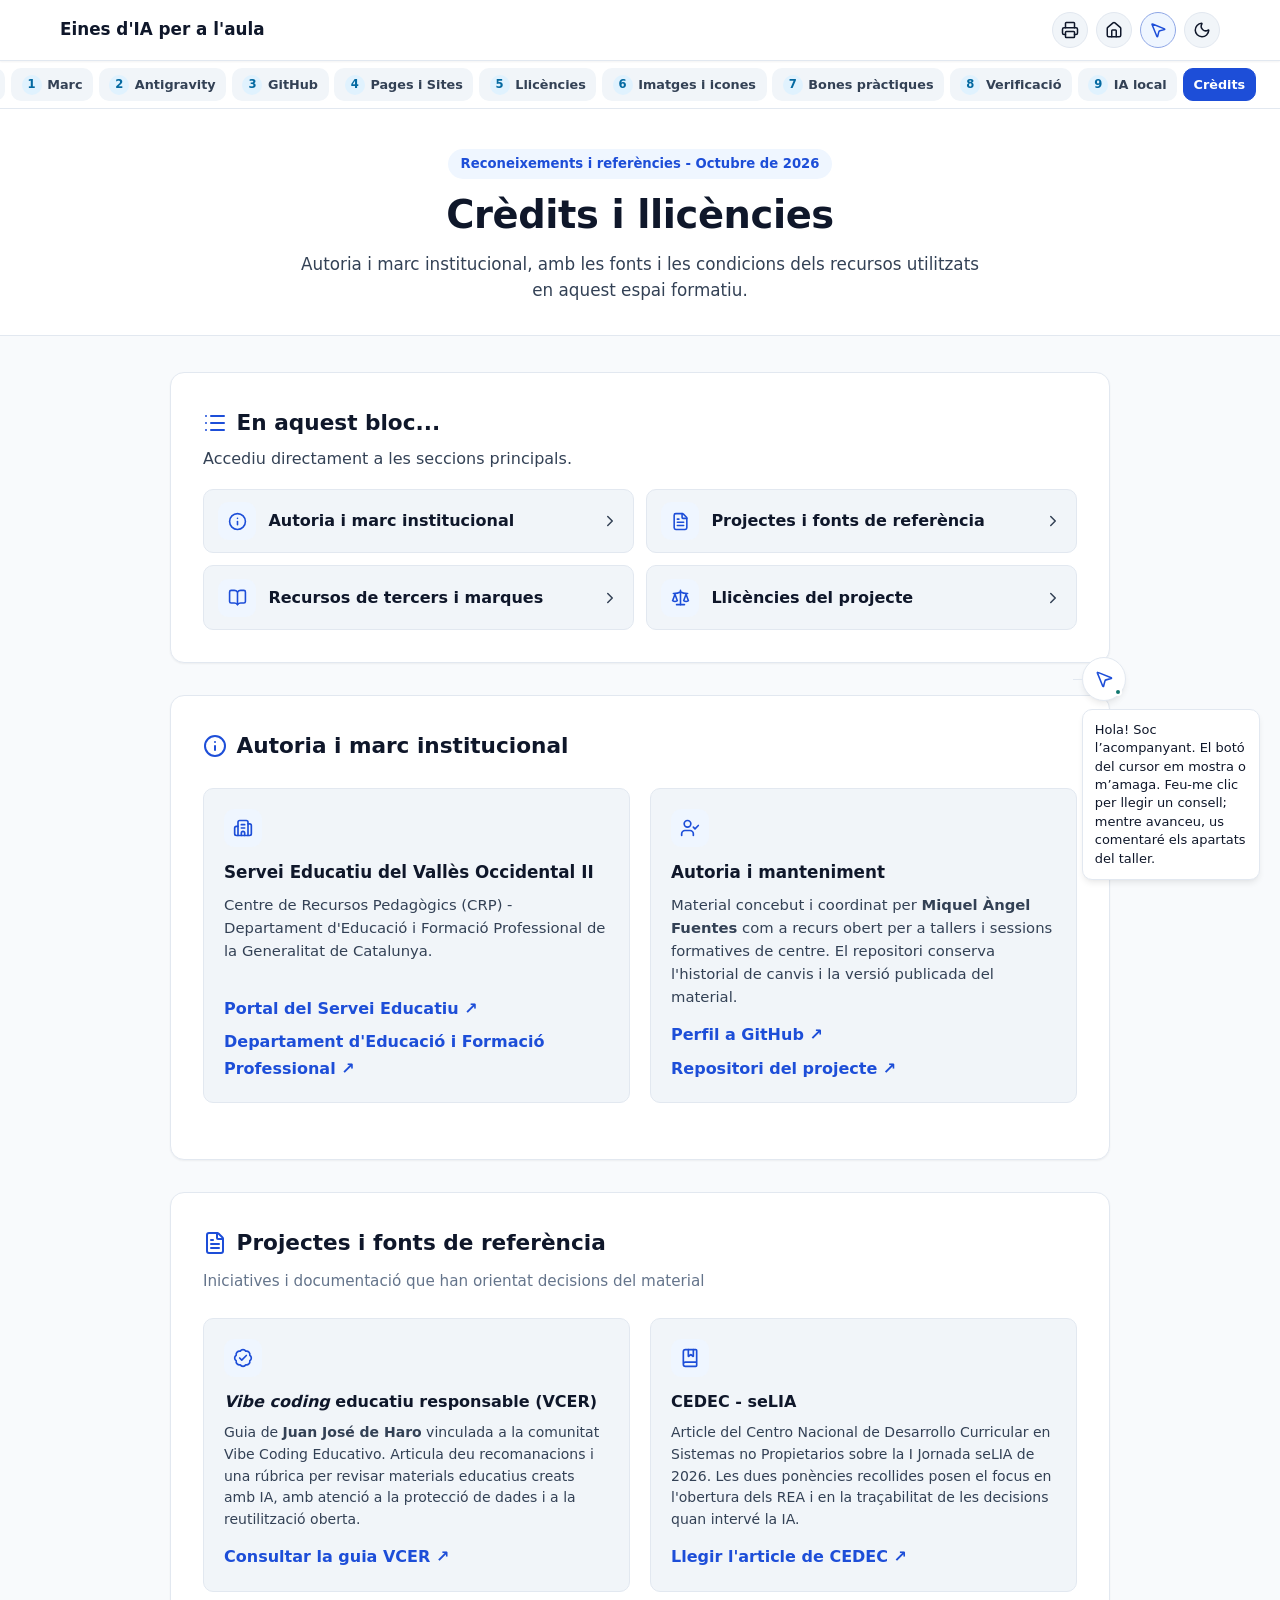
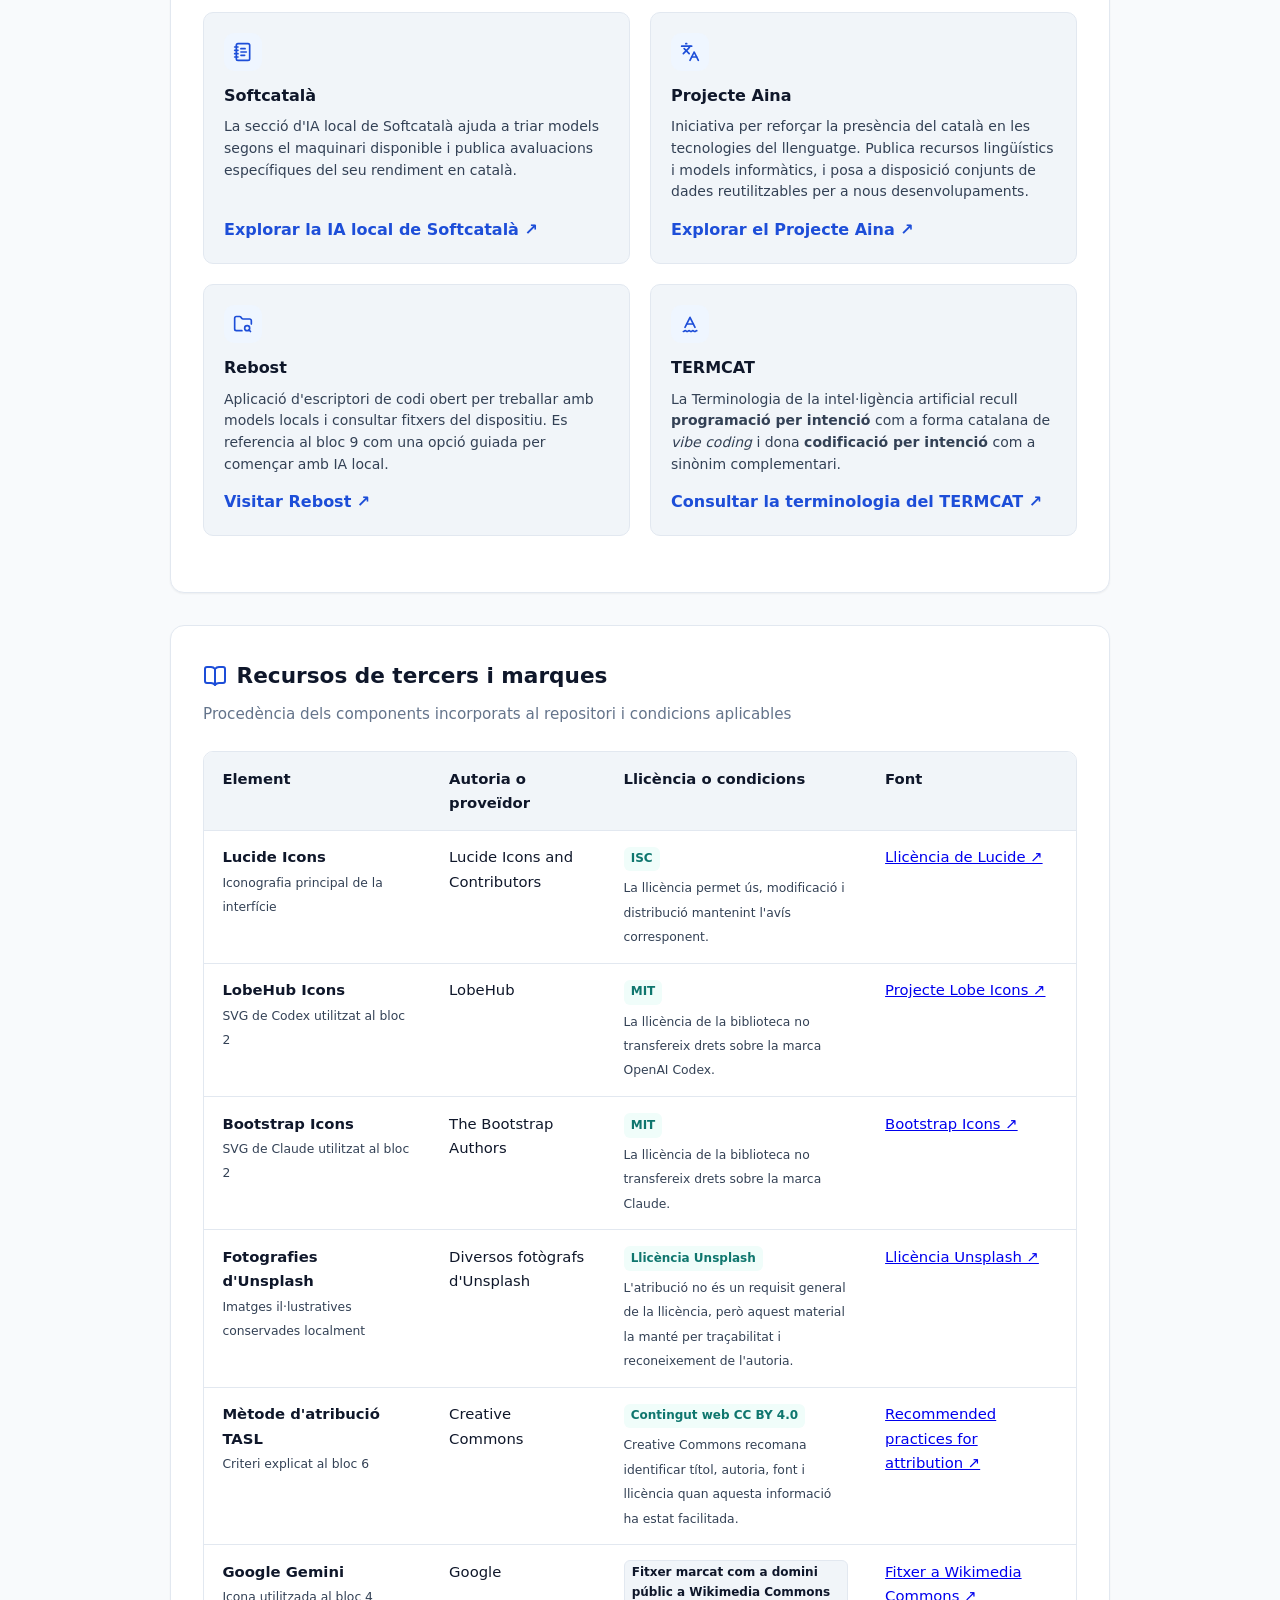
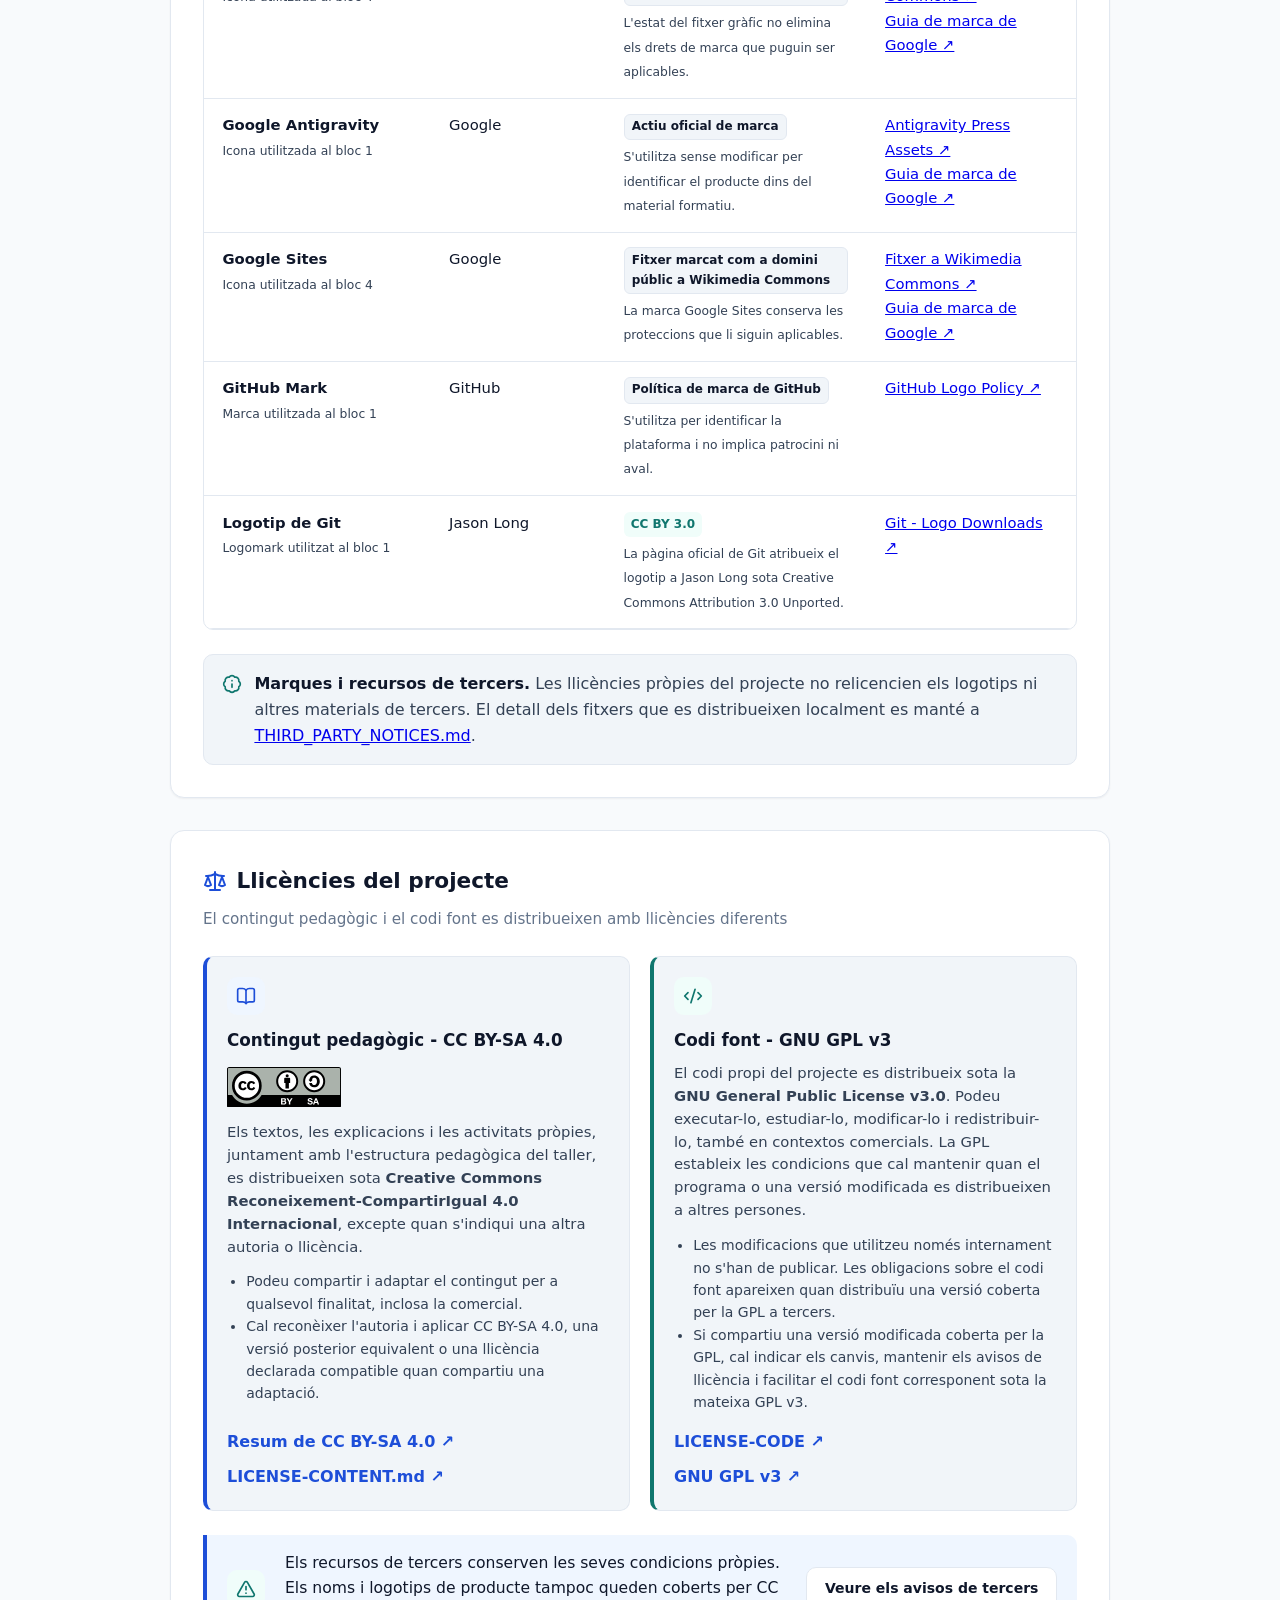
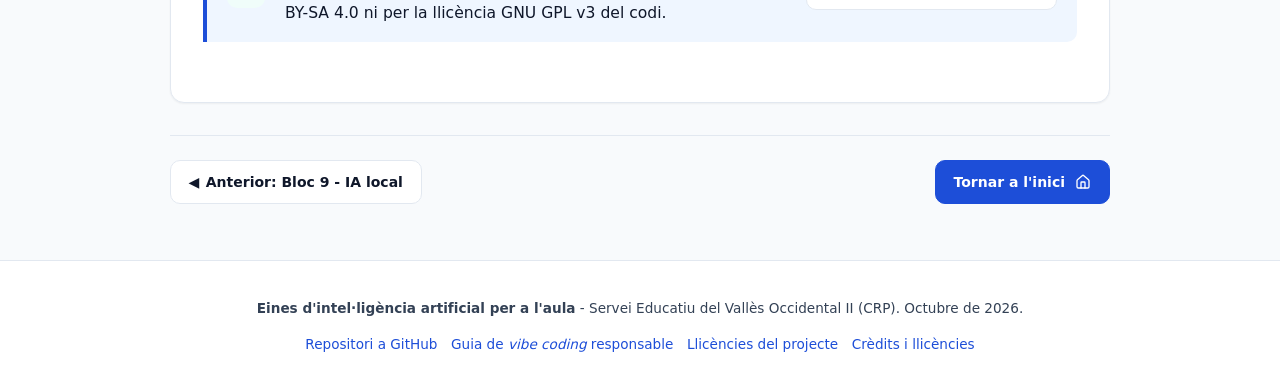
<file: credits.html>
<!DOCTYPE html><html lang="ca"><head>
  <meta charset="UTF-8">
  <meta name="viewport" content="width=device-width, initial-scale=1.0">
  <title>Crèdits i referències - Eines d'intel·ligència artificial per a l'aula</title>
  <meta name="description" content="Autoria, referències, llicències i recursos de tercers del taller Eines d'intel·ligència artificial per a l'aula.">
  <link rel="stylesheet" href="styles.css?v=9">
  <link rel="icon" type="image/svg+xml" href="favicon.svg">
  <link rel="alternate icon" type="image/png" href="favicon.png">
  <link rel="apple-touch-icon" href="favicon.png">
  <link rel="prev" href="bloc9-per-continuar-explorant.html">
  <link rel="next" href="index.html">
</head>
<body>
  <a href="#contingut-principal" class="skip-link">Salta directament al contingut</a><noscript>&lt;div class="noscript-notice"&gt;&lt;strong&gt;JavaScript està desactivat.&lt;/strong&gt; Podeu llegir el contingut del material, però algunes funcions interactives, com el qüestionari, el generador d’indicacions o la llista de verificació, no estaran disponibles.&lt;/div&gt;</noscript>

  <header class="top-bar">
    <div class="top-bar-container">
      <a href="index.html" class="brand-section">
        <div class="brand-title">Eines d'IA per a l'aula</div>
      </a>

      <div class="controls-group">
        <div class="print-menu-container">
          <button id="btn-print-menu" class="btn-icon" type="button" aria-label="Opcions d'impressió" title="Imprimir" aria-haspopup="true" aria-expanded="false">
            <i data-lucide="printer"></i>
          </button>
          <div id="print-dropdown" class="print-dropdown" role="menu">
            <button type="button" class="print-dropdown-item" id="btn-print-page" role="menuitem">
              <i data-lucide="file-text" style="width:16px;height:16px;"></i>
              <span>Imprimir aquesta pàgina</span>
            </button>
            <a href="imprimir-tot.html?print=1" class="print-dropdown-item" id="btn-print-all" role="menuitem">
              <i data-lucide="book-open" style="width:16px;height:16px;"></i>
              <span>Imprimir tota la presentació</span>
            </a>
          </div>
        </div>
        <a href="index.html" class="btn-icon" title="Pàgina d'inici" aria-label="Pàgina d'inici">
          <i data-lucide="home"></i>
        </a>
        <button id="btn-toggle-theme" class="btn-icon" type="button" aria-label="Canviar tema" title="Canviar tema">
          <span id="theme-icon"><i data-lucide="moon"></i></span>
        </button>
      </div>
    </div>
  </header>

  <nav class="blocks-nav-bar" aria-label="Índex de blocs">
    <ul class="blocks-nav-list">
      <li><a href="index.html" class="block-nav-link">Inici</a></li>
      <li><a href="bloc1-marc.html" class="block-nav-link"><span class="nav-num-pill">1</span> Marc</a></li>
      <li><a href="bloc2-antigravity.html" class="block-nav-link"><span class="nav-num-pill">2</span> Antigravity</a></li>
      <li><a href="bloc3-github.html" class="block-nav-link"><span class="nav-num-pill">3</span> GitHub</a></li>
      <li><a href="bloc4-pages-sites.html" class="block-nav-link"><span class="nav-num-pill">4</span> Pages i Sites</a></li>
      <li><a href="bloc5-llicencies.html" class="block-nav-link"><span class="nav-num-pill">5</span> Llicències</a></li>
      <li><a href="bloc6-recursos-visuals.html" class="block-nav-link"><span class="nav-num-pill">6</span> Imatges i icones</a></li>
      <li><a href="bloc7-bones-practiques.html" class="block-nav-link"><span class="nav-num-pill">7</span> Bones pràctiques</a></li>
      <li><a href="bloc8-verificacio.html" class="block-nav-link"><span class="nav-num-pill">8</span> Verificació</a></li>
      <li><a href="bloc9-per-continuar-explorant.html" class="block-nav-link"><span class="nav-num-pill">9</span> IA local</a></li>
      <li><a href="credits.html" class="block-nav-link active">Crèdits</a></li>
    </ul>
  </nav>

  <section class="page-hero">
    <div class="page-hero-inner">
      <span class="page-category-tag">Reconeixements i referències - Octubre de 2026</span>
      <h1>Crèdits i llicències</h1>
      <p class="page-hero-subtitle">
        Autoria i marc institucional, amb les fonts i les condicions dels recursos utilitzats en aquest espai formatiu.
      </p>
    </div>
  </section>

  <main id="contingut-principal" class="main-content">

    <div class="content-box">
      <h2 id="autoria-marc-institucional">Autoria i marc institucional</h2>

      <div class="cards-grid cards-grid-2x2">
        <div class="card-item" style="display:flex;flex-direction:column;justify-content:space-between;">
          <div>
            <div class="card-item-icon" style="background:var(--accent-light);color:var(--accent-primary);">
              <i data-lucide="building-2"></i>
            </div>
            <h3>Servei Educatiu del Vallès Occidental II</h3>
            <p>
              Centre de Recursos Pedagògics (CRP) - Departament d'Educació i Formació Professional de la Generalitat de Catalunya.
            </p>
          </div>
          <div style="margin-top:0.85rem;display:grid;gap:.45rem;">
            <a href="https://serveiseducatius.xtec.cat/vallesoccidental2/" target="_blank" rel="noopener" class="card-link" style="color:var(--accent-primary);font-weight:600;text-decoration:none;">Portal del Servei Educatiu ↗</a>
            <a href="https://web.gencat.cat/ca/generalitat/com-ens-organitzem/departaments/educacio" target="_blank" rel="noopener" class="card-link" style="color:var(--accent-primary);font-weight:600;text-decoration:none;">Departament d'Educació i Formació Professional ↗</a>
          </div>
        </div>

        <div class="card-item" style="display:flex;flex-direction:column;justify-content:space-between;">
          <div>
            <div class="card-item-icon" style="background:var(--accent-light);color:var(--accent-primary);">
              <i data-lucide="user-check"></i>
            </div>
            <h3>Autoria i manteniment</h3>
            <p>
              Material concebut i coordinat per <strong>Miquel Àngel Fuentes</strong> com a recurs obert per a tallers i sessions formatives de centre. El repositori conserva l'historial de canvis i la versió publicada del material.
            </p>
          </div>
          <div style="margin-top:0.85rem;display:grid;gap:.45rem;">
            <a href="https://github.com/miquelangelfuentes" target="_blank" rel="noopener" class="card-link" style="color:var(--accent-primary);font-weight:600;text-decoration:none;">Perfil a GitHub ↗</a>
            <a href="https://github.com/miquelangelfuentes/eines-ia-aula" target="_blank" rel="noopener" class="card-link" style="color:var(--accent-primary);font-weight:600;text-decoration:none;">Repositori del projecte ↗</a>
          </div>
        </div>
      </div>
    </div>

    <div class="content-box">
      <h2 id="projectes-fonts-referencia">Projectes i fonts de referència</h2>
      <p class="lead-desc">Iniciatives i documentació que han orientat decisions del material</p>

      <div class="cards-grid cards-grid-2x2">
        <div class="card-item" style="display:flex;flex-direction:column;justify-content:space-between;">
          <div>
            <div class="card-item-icon" style="background:var(--accent-light);color:var(--accent-primary);"><i data-lucide="badge-check"></i></div>
            <h3 style="font-size:1rem;"><em>Vibe coding</em> educatiu responsable (VCER)</h3>
            <p style="font-size:.875rem;">
              Guia de <strong>Juan José de Haro</strong> vinculada a la comunitat Vibe Coding Educativo. Articula deu recomanacions i una rúbrica per revisar materials educatius creats amb IA, amb atenció a la protecció de dades i a la reutilització oberta.
            </p>
          </div>
          <div style="margin-top:.85rem;"><a href="https://vibe-coding-educativo.github.io/vibe-responsable/ca/" target="_blank" rel="noopener" class="card-link" style="color:var(--accent-primary);font-weight:600;text-decoration:none;">Consultar la guia VCER ↗</a></div>
        </div>

        <div class="card-item" style="display:flex;flex-direction:column;justify-content:space-between;">
          <div>
            <div class="card-item-icon" style="background:var(--accent-light);color:var(--accent-primary);"><i data-lucide="book-marked"></i></div>
            <h3 style="font-size:1rem;">CEDEC - seLIA</h3>
            <p style="font-size:.875rem;">
              Article del Centro Nacional de Desarrollo Curricular en Sistemas no Propietarios sobre la I Jornada seLIA de 2026. Les dues ponències recollides posen el focus en l'obertura dels REA i en la traçabilitat de les decisions quan intervé la IA.
            </p>
          </div>
          <div style="margin-top:.85rem;"><a href="https://cedec.intef.es/cedec-en-selia-dos-miradas-sobre-ia-software-libre-y-recursos-educativos-abiertos/" target="_blank" rel="noopener" class="card-link" style="color:var(--accent-primary);font-weight:600;text-decoration:none;">Llegir l'article de CEDEC ↗</a></div>
        </div>

        <div class="card-item" style="display:flex;flex-direction:column;justify-content:space-between;">
          <div>
            <div class="card-item-icon" style="background:var(--accent-light);color:var(--accent-primary);"><i data-lucide="notebook-text"></i></div>
            <h3 style="font-size:1rem;">Softcatalà</h3>
            <p style="font-size:.875rem;">
              La secció d'IA local de Softcatalà ajuda a triar models segons el maquinari disponible i publica avaluacions específiques del seu rendiment en català.
            </p>
          </div>
          <div style="margin-top:.85rem;"><a href="https://www.softcatala.org/ia-local/" target="_blank" rel="noopener" class="card-link" style="color:var(--accent-primary);font-weight:600;text-decoration:none;">Explorar la IA local de Softcatalà ↗</a></div>
        </div>

        <div class="card-item" style="display:flex;flex-direction:column;justify-content:space-between;">
          <div>
            <div class="card-item-icon" style="background:var(--accent-light);color:var(--accent-primary);"><i data-lucide="languages"></i></div>
            <h3 style="font-size:1rem;">Projecte Aina</h3>
            <p style="font-size:.875rem;">
              Iniciativa per reforçar la presència del català en les tecnologies del llenguatge. Publica recursos lingüístics i models informàtics, i posa a disposició conjunts de dades reutilitzables per a nous desenvolupaments.
            </p>
          </div>
          <div style="margin-top:.85rem;"><a href="https://projecteaina.cat/" target="_blank" rel="noopener" class="card-link" style="color:var(--accent-primary);font-weight:600;text-decoration:none;">Explorar el Projecte Aina ↗</a></div>
        </div>

        <div class="card-item" style="display:flex;flex-direction:column;justify-content:space-between;">
          <div>
            <div class="card-item-icon" style="background:var(--accent-light);color:var(--accent-primary);"><i data-lucide="folder-search"></i></div>
            <h3 style="font-size:1rem;">Rebost</h3>
            <p style="font-size:.875rem;">
              Aplicació d'escriptori de codi obert per treballar amb models locals i consultar fitxers del dispositiu. Es referencia al bloc 9 com una opció guiada per començar amb IA local.
            </p>
          </div>
          <div style="margin-top:.85rem;"><a href="https://rebost.ai/" target="_blank" rel="noopener" class="card-link" style="color:var(--accent-primary);font-weight:600;text-decoration:none;">Visitar Rebost ↗</a></div>
        </div>

        <div class="card-item" style="display:flex;flex-direction:column;justify-content:space-between;">
          <div>
            <div class="card-item-icon" style="background:var(--accent-light);color:var(--accent-primary);"><i data-lucide="spell-check-2"></i></div>
            <h3 style="font-size:1rem;">TERMCAT</h3>
            <p style="font-size:.875rem;">
              La Terminologia de la intel·ligència artificial recull <strong>programació per intenció</strong> com a forma catalana de <em>vibe coding</em> i dona <strong>codificació per intenció</strong> com a sinònim complementari.
            </p>
          </div>
          <div style="margin-top:.85rem;"><a href="https://www.termcat.cat/ca/diccionaris-en-linia/347/ca/P" target="_blank" rel="noopener" class="card-link" style="color:var(--accent-primary);font-weight:600;text-decoration:none;">Consultar la terminologia del TERMCAT ↗</a></div>
        </div>
      </div>
    </div>

    <div class="content-box">
      <h2 id="recursos-tercers-marques">Recursos de tercers i marques</h2>
      <p class="lead-desc">Procedència dels components incorporats al repositori i condicions aplicables</p>

      <div class="table-responsive">
        <table class="clean-table">
          <thead>
            <tr>
              <th style="width:26%;">Element</th>
              <th style="width:20%;">Autoria o proveïdor</th>
              <th style="width:30%;">Llicència o condicions</th>
              <th style="width:24%;">Font</th>
            </tr>
          </thead>
          <tbody>
            <tr>
              <td><strong>Lucide Icons</strong><br><small style="color:var(--text-muted);">Iconografia principal de la interfície</small></td>
              <td>Lucide Icons and Contributors</td>
              <td><span class="badge-feature badge-positive">ISC</span><br><small style="color:var(--text-muted);">La llicència permet ús, modificació i distribució mantenint l'avís corresponent.</small></td>
              <td><a href="https://lucide.dev/license" target="_blank" rel="noopener">Llicència de Lucide ↗</a></td>
            </tr>
            <tr>
              <td><strong>LobeHub Icons</strong><br><small style="color:var(--text-muted);">SVG de Codex utilitzat al bloc 2</small></td>
              <td>LobeHub</td>
              <td><span class="badge-feature badge-positive">MIT</span><br><small style="color:var(--text-muted);">La llicència de la biblioteca no transfereix drets sobre la marca OpenAI Codex.</small></td>
              <td><a href="https://github.com/lobehub/lobe-icons" target="_blank" rel="noopener">Projecte Lobe Icons ↗</a></td>
            </tr>
            <tr>
              <td><strong>Bootstrap Icons</strong><br><small style="color:var(--text-muted);">SVG de Claude utilitzat al bloc 2</small></td>
              <td>The Bootstrap Authors</td>
              <td><span class="badge-feature badge-positive">MIT</span><br><small style="color:var(--text-muted);">La llicència de la biblioteca no transfereix drets sobre la marca Claude.</small></td>
              <td><a href="https://icons.getbootstrap.com/" target="_blank" rel="noopener">Bootstrap Icons ↗</a></td>
            </tr>
            <tr>
              <td><strong>Fotografies d'Unsplash</strong><br><small style="color:var(--text-muted);">Imatges il·lustratives conservades localment</small></td>
              <td>Diversos fotògrafs d'Unsplash</td>
              <td><span class="badge-feature badge-positive">Llicència Unsplash</span><br><small style="color:var(--text-muted);">L'atribució no és un requisit general de la llicència, però aquest material la manté per traçabilitat i reconeixement de l'autoria.</small></td>
              <td><a href="https://unsplash.com/license" target="_blank" rel="noopener">Llicència Unsplash ↗</a></td>
            </tr>
            <tr>
              <td><strong>Mètode d'atribució TASL</strong><br><small style="color:var(--text-muted);">Criteri explicat al bloc 6</small></td>
              <td>Creative Commons</td>
              <td><span class="badge-feature badge-positive">Contingut web CC BY 4.0</span><br><small style="color:var(--text-muted);">Creative Commons recomana identificar títol, autoria, font i llicència quan aquesta informació ha estat facilitada.</small></td>
              <td><a href="https://wiki.creativecommons.org/wiki/Recommended_practices_for_attribution" target="_blank" rel="noopener">Recommended practices for attribution ↗</a></td>
            </tr>
            <tr>
              <td><strong>Google Gemini</strong><br><small style="color:var(--text-muted);">Icona utilitzada al bloc 4</small></td>
              <td>Google</td>
              <td><span class="badge-feature" style="background:var(--bg-subtle);border:1px solid var(--border-color);color:var(--text-main);">Fitxer marcat com a domini públic a Wikimedia Commons</span><br><small style="color:var(--text-muted);">L'estat del fitxer gràfic no elimina els drets de marca que puguin ser aplicables.</small></td>
              <td><a href="https://commons.wikimedia.org/wiki/File:Google-gemini-icon.png" target="_blank" rel="noopener">Fitxer a Wikimedia Commons ↗</a><br><a href="https://about.google/brand-resource-center/guidance/" target="_blank" rel="noopener">Guia de marca de Google ↗</a></td>
            </tr>
            <tr>
              <td><strong>Google Antigravity</strong><br><small style="color:var(--text-muted);">Icona utilitzada al bloc 1</small></td>
              <td>Google</td>
              <td><span class="badge-feature" style="background:var(--bg-subtle);border:1px solid var(--border-color);color:var(--text-main);">Actiu oficial de marca</span><br><small style="color:var(--text-muted);">S'utilitza sense modificar per identificar el producte dins del material formatiu.</small></td>
              <td><a href="https://antigravity.google/press" target="_blank" rel="noopener">Antigravity Press Assets ↗</a><br><a href="https://about.google/brand-resource-center/guidance/" target="_blank" rel="noopener">Guia de marca de Google ↗</a></td>
            </tr>
            <tr>
              <td><strong>Google Sites</strong><br><small style="color:var(--text-muted);">Icona utilitzada al bloc 4</small></td>
              <td>Google</td>
              <td><span class="badge-feature" style="background:var(--bg-subtle);border:1px solid var(--border-color);color:var(--text-main);">Fitxer marcat com a domini públic a Wikimedia Commons</span><br><small style="color:var(--text-muted);">La marca Google Sites conserva les proteccions que li siguin aplicables.</small></td>
              <td><a href="https://commons.wikimedia.org/wiki/File:Google_Sites_Logo_05.2026.svg" target="_blank" rel="noopener">Fitxer a Wikimedia Commons ↗</a><br><a href="https://about.google/brand-resource-center/guidance/" target="_blank" rel="noopener">Guia de marca de Google ↗</a></td>
            </tr>
            <tr>
              <td><strong>GitHub Mark</strong><br><small style="color:var(--text-muted);">Marca utilitzada al bloc 1</small></td>
              <td>GitHub</td>
              <td><span class="badge-feature" style="background:var(--bg-subtle);border:1px solid var(--border-color);color:var(--text-main);">Política de marca de GitHub</span><br><small style="color:var(--text-muted);">S'utilitza per identificar la plataforma i no implica patrocini ni aval.</small></td>
              <td><a href="https://docs.github.com/en/site-policy/other-site-policies/github-logo-policy" target="_blank" rel="noopener">GitHub Logo Policy ↗</a></td>
            </tr>
            <tr>
              <td><strong>Logotip de Git</strong><br><small style="color:var(--text-muted);">Logomark utilitzat al bloc 1</small></td>
              <td>Jason Long</td>
              <td><span class="badge-feature badge-positive">CC BY 3.0</span><br><small style="color:var(--text-muted);">La pàgina oficial de Git atribueix el logotip a Jason Long sota Creative Commons Attribution 3.0 Unported.</small></td>
              <td><a href="https://git-scm.com/community/logos" target="_blank" rel="noopener">Git - Logo Downloads ↗</a></td>
            </tr>
          </tbody>
        </table>
      </div>

      <div style="margin-top:1.25rem;padding:1rem 1.15rem;background:var(--bg-subtle);border:1px solid var(--border-color);border-radius:var(--radius-md);display:flex;gap:.75rem;align-items:flex-start;">
        <i data-lucide="badge-info" style="width:20px;height:20px;flex:0 0 20px;color:var(--accent-secondary);margin-top:.15rem;"></i>
        <p style="margin:0;color:var(--text-muted);line-height:1.6;">
          <strong style="color:var(--text-main);">Marques i recursos de tercers.</strong> Les llicències pròpies del projecte no relicencien els logotips ni altres materials de tercers. El detall dels fitxers que es distribueixen localment es manté a <a href="https://github.com/miquelangelfuentes/eines-ia-aula/blob/main/THIRD_PARTY_NOTICES.md" target="_blank" rel="noopener">THIRD_PARTY_NOTICES.md</a>.
        </p>
      </div>
    </div>

    <div class="content-box">
      <h2 id="llicencies-projecte">Llicències del projecte</h2>
      <p class="lead-desc">El contingut pedagògic i el codi font es distribueixen amb llicències diferents</p>

      <div class="cards-grid cards-grid-2x2">
        <div class="card-item" style="display:flex;flex-direction:column;justify-content:space-between;border-left:4px solid var(--accent-primary);">
          <div>
            <div class="card-item-icon" style="background:var(--accent-light);color:var(--accent-primary);"><i data-lucide="book-open"></i></div>
            <h3>Contingut pedagògic - CC BY-SA 4.0</h3>
            <a href="https://creativecommons.org/licenses/by-sa/4.0/deed.ca" target="_blank" rel="noopener" aria-label="Llicència Creative Commons Reconeixement-CompartirIgual 4.0 Internacional" style="display:inline-block;margin:.35rem 0 .85rem;">
              <img src="cc-by-sa.svg" width="120" height="42" alt="Llicència Creative Commons Reconeixement-CompartirIgual 4.0 Internacional (CC BY-SA 4.0)" style="height:40px;width:auto;vertical-align:middle;" loading="lazy">
            </a>
            <p>
              Els textos, les explicacions i les activitats pròpies, juntament amb l'estructura pedagògica del taller, es distribueixen sota <strong>Creative Commons Reconeixement-CompartirIgual 4.0 Internacional</strong>, excepte quan s'indiqui una altra autoria o llicència.
            </p>
            <ul style="padding-left:1.2rem;margin:.75rem 0 0;color:var(--text-muted);line-height:1.6;font-size:.875rem;">
              <li>Podeu compartir i adaptar el contingut per a qualsevol finalitat, inclosa la comercial.</li>
              <li>Cal reconèixer l'autoria i aplicar CC BY-SA 4.0, una versió posterior equivalent o una llicència declarada compatible quan compartiu una adaptació.</li>
            </ul>
          </div>
          <div style="margin-top:1rem;display:grid;gap:.5rem;">
            <a href="https://creativecommons.org/licenses/by-sa/4.0/deed.ca" target="_blank" rel="noopener" class="card-link" style="color:var(--accent-primary);font-weight:600;text-decoration:none;">Resum de CC BY-SA 4.0 ↗</a>
            <a href="https://github.com/miquelangelfuentes/eines-ia-aula/blob/main/LICENSE-CONTENT.md" target="_blank" rel="noopener" class="card-link" style="color:var(--accent-primary);font-weight:600;text-decoration:none;">LICENSE-CONTENT.md ↗</a>
          </div>
        </div>

        <div class="card-item" style="display:flex;flex-direction:column;justify-content:space-between;border-left:4px solid var(--accent-secondary);">
          <div>
            <div class="card-item-icon" style="background:var(--accent-secondary-light);color:var(--accent-secondary);"><i data-lucide="code-2"></i></div>
            <h3>Codi font - GNU GPL v3</h3>
            <p>
              El codi propi del projecte es distribueix sota la <strong>GNU General Public License v3.0</strong>. Podeu executar-lo, estudiar-lo, modificar-lo i redistribuir-lo, també en contextos comercials. La GPL estableix les condicions que cal mantenir quan el programa o una versió modificada es distribueixen a altres persones.
            </p>
            <ul style="padding-left:1.2rem;margin:.75rem 0 0;color:var(--text-muted);line-height:1.6;font-size:.875rem;">
              <li>Les modificacions que utilitzeu només internament no s'han de publicar. Les obligacions sobre el codi font apareixen quan distribuïu una versió coberta per la GPL a tercers.</li>
              <li>Si compartiu una versió modificada coberta per la GPL, cal indicar els canvis, mantenir els avisos de llicència i facilitar el codi font corresponent sota la mateixa GPL v3.</li>
            </ul>
          </div>
          <div style="margin-top:1rem;display:grid;gap:.5rem;">
            <a href="https://github.com/miquelangelfuentes/eines-ia-aula/blob/main/LICENSE-CODE" target="_blank" rel="noopener" class="card-link" style="color:var(--accent-primary);font-weight:600;text-decoration:none;">LICENSE-CODE ↗</a>
            <a href="https://www.gnu.org/licenses/gpl-3.0.html" target="_blank" rel="noopener" class="card-link" style="color:var(--accent-primary);font-weight:600;text-decoration:none;">GNU GPL v3 ↗</a>
          </div>
        </div>
      </div>

      <div class="pedagogical-highlight" style="margin-top:1.5rem;display:flex;align-items:center;justify-content:space-between;gap:1.25rem;flex-wrap:wrap;">
        <span aria-hidden="true" style="width:38px;height:38px;display:inline-flex;align-items:center;justify-content:center;flex:0 0 38px;border-radius:var(--radius-md);background:var(--accent-secondary-light);color:var(--accent-secondary);">
          <i data-lucide="triangle-alert" style="width:20px;height:20px;"></i>
        </span>
        <div style="flex:1;min-width:250px;">
          <p style="margin:0;line-height:1.6;">
            Els recursos de tercers conserven les seves condicions pròpies. Els noms i logotips de producte tampoc queden coberts per CC BY-SA 4.0 ni per la llicència GNU GPL v3 del codi.
          </p>
        </div>
        <a href="https://github.com/miquelangelfuentes/eines-ia-aula/blob/main/THIRD_PARTY_NOTICES.md" target="_blank" rel="noopener" class="btn-pagination" style="text-decoration:none;">Veure els avisos de tercers</a>
      </div>
    </div>

    <div class="page-pagination">
      <a href="bloc9-per-continuar-explorant.html" class="btn-pagination" data-nav="prev">
        ◀ <span>Anterior: Bloc 9 - IA local</span>
      </a>
      <a href="index.html" class="btn-pagination primary" data-nav="next">
        <span>Tornar a l'inici</span> <i data-lucide="home" style="width:16px;height:16px;vertical-align:-2px;margin-left:4px;"></i>
      </a>
    </div>
  </main>

  <footer class="footer">
    <div class="footer-inner">
      <p><strong>Eines d'intel·ligència artificial per a l'aula</strong> - Servei Educatiu del Vallès Occidental II (CRP). Octubre de 2026.</p>
      <div class="footer-links">
        <a href="https://github.com/miquelangelfuentes/eines-ia-aula" target="_blank" rel="noopener">Repositori a GitHub</a>
        <a href="https://vibe-coding-educativo.github.io/vibe-responsable/ca/guia.html" target="_blank" rel="noopener">Guia de <em>vibe coding</em> responsable</a>
        <a href="credits.html#llicencies-projecte">Llicències del projecte</a>
        <a href="credits.html">Crèdits i llicències</a>
      </div>
    </div>
  </footer>

  <script src="assets/vendor/lucide/lucide.min.js"></script>
  <script src="app.js?v=10"></script>
</body></html>
</file>
<file: styles.css>
/* ==========================================================================
   EINES D'INTEL·LIGÈNCIA ARTIFICIAL PER A L'AULA
   Full d'estils net, accessible i adaptat a l'estructura multipàgina
   ========================================================================== */

:root {
  --bg-primary: #f8fafc;
  --bg-surface: #ffffff;
  --bg-surface-elevated: #ffffff;
  --bg-subtle: #f1f5f9;
  --border-color: #e2e8f0;
  --border-focus: #1d4ed8;

  --text-main: #0f172a;
  --text-muted: #334155;
  --text-dim: #64748b;
  --text-inverse: #ffffff;

  --accent-primary: #1d4ed8;
  --accent-primary-hover: #1e40af;
  --accent-light: #eff6ff;
  --accent-secondary: #0f766e;
  --accent-secondary-light: #f0fdfa;
  --accent-warm: #b45309;
  --accent-warm-light: #fffbeb;
  --accent-danger: #b91c1c;

  --badge-bg: #e0f2fe;
  --badge-text: #0369a1;

  --shadow-sm: 0 1px 2px 0 rgb(0 0 0 / 0.05);
  --shadow-md: 0 4px 6px -1px rgb(0 0 0 / 0.08), 0 2px 4px -2px rgb(0 0 0 / 0.04);
  --shadow-lg: 0 10px 15px -3px rgb(0 0 0 / 0.08);

  --radius-sm: 6px;
  --radius-md: 10px;
  --radius-lg: 14px;
  --radius-full: 9999px;
  --max-width: 980px;

  --transition: all 0.2s ease-in-out;
}

[data-theme="dark"] {
  --bg-primary: #0b1120;
  --bg-surface: #1e293b;
  --bg-surface-elevated: #273549;
  --bg-subtle: #141f32;
  --border-color: #334155;
  --border-focus: #60a5fa;

  --text-main: #f8fafc;
  --text-muted: #cbd5e1;
  --text-dim: #94a3b8;
  --text-inverse: #0f172a;

  --accent-primary: #3b82f6;
  --accent-primary-hover: #60a5fa;
  --accent-light: #1e3a8a29;
  --accent-secondary: #14b8a6;
  --accent-secondary-light: #0d3b37;
  --accent-warm: #f59e0b;
  --accent-warm-light: #452206;

  --badge-bg: #0c4a6e;
  --badge-text: #e0f2fe;

  --shadow-sm: 0 1px 2px 0 rgb(0 0 0 / 0.3);
  --shadow-md: 0 4px 6px -1px rgb(0 0 0 / 0.4);
  --shadow-lg: 0 10px 15px -3px rgb(0 0 0 / 0.5);
}

*, *::before, *::after {
  box-sizing: border-box;
  margin: 0;
  padding: 0;
}

html {
  font-family: system-ui, -apple-system, BlinkMacSystemFont, "Segoe UI", Roboto, "Helvetica Neue", Arial, sans-serif;
  line-height: 1.65;
  color: var(--text-main);
  background-color: var(--bg-primary);
  scroll-behavior: smooth;
  font-size: 16px;
}

body {
  min-height: 100vh;
  display: flex;
  flex-direction: column;
  transition: background-color 0.25s, color 0.25s;
}

.skip-link {
  position: absolute;
  top: -50px;
  left: 12px;
  background: var(--accent-primary);
  color: #fff;
  padding: 8px 16px;
  z-index: 1000;
  border-radius: var(--radius-sm);
  text-decoration: none;
  font-weight: 600;
  transition: top 0.2s;
}
.skip-link:focus {
  top: 12px;
}

/* Barra superior */
.top-bar {
  position: sticky;
  top: 0;
  background: var(--bg-surface);
  border-bottom: 1px solid var(--border-color);
  z-index: 900;
  backdrop-filter: blur(8px);
  box-shadow: var(--shadow-sm);
}

.top-bar-container {
  max-width: 1200px;
  margin: 0 auto;
  padding: 0.75rem 1.25rem;
  display: flex;
  align-items: center;
  justify-content: space-between;
  gap: 1rem;
}

.brand-section {
  display: flex;
  align-items: center;
  gap: 0.75rem;
  text-decoration: none;
  color: inherit;
}

.badge-crp {
  background: var(--accent-secondary);
  color: #fff;
  font-size: 0.75rem;
  font-weight: 700;
  padding: 0.25rem 0.65rem;
  border-radius: var(--radius-full);
}

.brand-title {
  font-size: 1.05rem;
  font-weight: 700;
  color: var(--text-main);
}

.controls-group {
  display: flex;
  align-items: center;
  gap: 0.5rem;
}

.btn-icon {
  background: var(--bg-subtle);
  border: 1px solid var(--border-color);
  color: var(--text-main);
  border-radius: var(--radius-full);
  width: 36px;
  height: 36px;
  display: inline-flex;
  align-items: center;
  justify-content: center;
  cursor: pointer;
  transition: var(--transition);
  text-decoration: none;
  padding: 0;
}

.btn-icon:hover {
  background: var(--border-color);
  color: var(--accent-primary);
}

.btn-icon svg,
.btn-icon .lucide {
  width: 18px;
  height: 18px;
  stroke: currentColor;
  stroke-width: 2;
  display: block;
}

#theme-icon {
  display: inline-flex;
  align-items: center;
  justify-content: center;
  width: 18px;
  height: 18px;
}

/* Barra de navegació multipàgina (blocs) */
.blocks-nav-bar {
  background: var(--bg-surface);
  border-bottom: 1px solid var(--border-color);
  padding: 0.45rem 1rem;
  overflow-x: auto;
  scrollbar-width: thin;
}

.blocks-nav-list {
  display: flex;
  align-items: center;
  justify-content: center;
  gap: 0.35rem;
  list-style: none;
  width: max-content;
  min-width: 100%;
  margin: 0 auto;
  padding: 0 0.5rem;
}

@media (max-width: 1140px) {
  .blocks-nav-list {
    justify-content: flex-start;
  }
}

.block-nav-link {
  display: inline-flex;
  align-items: center;
  gap: 0.35rem;
  padding: 0.3rem 0.6rem;
  background: var(--bg-subtle);
  border-radius: var(--radius-md);
  font-size: 0.8rem;
  font-weight: 600;
  color: var(--text-muted);
  text-decoration: none;
  border: 1px solid transparent;
  white-space: nowrap;
  transition: var(--transition);
}

.block-nav-link:hover {
  background: var(--accent-light);
  color: var(--accent-primary);
}

.block-nav-link.active {
  background: var(--accent-primary);
  color: #ffffff;
  border-color: var(--accent-primary);
}

.block-nav-link.active .nav-num-pill {
  background: rgba(255, 255, 255, 0.25);
  color: #ffffff;
}

.nav-num-pill {
  width: 20px;
  height: 20px;
  background: var(--badge-bg);
  color: var(--badge-text);
  border-radius: 50%;
  display: inline-flex;
  align-items: center;
  justify-content: center;
  font-size: 0.725rem;
  font-weight: 700;
}

/* Capçalera de pàgina */
.page-hero {
  background: var(--bg-surface);
  border-bottom: 1px solid var(--border-color);
  padding: 2.5rem 1.25rem 2rem;
  text-align: center;
}

.page-hero-inner {
  max-width: 800px;
  margin: 0 auto;
}

.page-category-tag {
  display: inline-block;
  margin-bottom: 0.75rem;
  background: var(--accent-light);
  color: var(--accent-primary);
  padding: 0.25rem 0.8rem;
  border-radius: var(--radius-full);
  font-size: 0.825rem;
  font-weight: 600;
}

.page-hero h1 {
  font-size: clamp(1.8rem, 3.2vw, 2.4rem);
  line-height: 1.25;
  font-weight: 800;
  margin-bottom: 0.75rem;
  letter-spacing: -0.01em;
}

.page-hero-subtitle {
  font-size: 1.05rem;
  color: var(--text-muted);
  line-height: 1.55;
  max-width: 680px;
  margin: 0 auto;
}

/* Contingut principal */
.main-content {
  max-width: var(--max-width);
  width: 100%;
  margin: 0 auto;
  padding: 2.25rem 1.25rem 3.5rem;
  flex: 1;
}

/* Secció / targeta principal del bloc */
.content-box {
  background: var(--bg-surface);
  border: 1px solid var(--border-color);
  border-radius: var(--radius-lg);
  padding: 2rem;
  margin-bottom: 2rem;
  box-shadow: var(--shadow-sm);
}

.content-box h2 {
  font-size: 1.35rem;
  font-weight: 700;
  margin-bottom: 0.5rem;
}

.content-box p.lead-desc {
  color: var(--text-dim);
  font-size: 0.95rem;
  margin-bottom: 1.5rem;
}

/* Caixa destacada */
.pedagogical-highlight {
  background: var(--accent-light);
  border-left: 4px solid var(--accent-primary);
  padding: 1rem 1.25rem;
  border-radius: 0 var(--radius-md) var(--radius-md) 0;
  margin-bottom: 1.75rem;
  font-size: 0.975rem;
  color: var(--text-main);
  line-height: 1.6;
}

/* Avís abans de publicar un repositori públic */
[data-content-fix="public-repo-warning"] {
  margin-top: 1.5rem;
  margin-bottom: 2.25rem;
}

/* Graella de targetes */
.cards-grid,
.clean-grid {
  display: grid;
  grid-template-columns: repeat(auto-fit, minmax(270px, 1fr));
  gap: 1.25rem;
  margin: 1.5rem 0;
}

/* Disposició equilibrada 2x2 per a conjunts de 4 targetes (evita files amb 3+1 i espais buits) */
.cards-grid-2x2,
.cards-grid.cards-grid-2x2,
.cards-grid:has(> .card-item:nth-child(4):last-child),
.clean-grid:has(> .card-item:nth-child(4):last-child) {
  grid-template-columns: repeat(2, 1fr) !important;
}

/* Graella 2x2 per a la descomposició pràctica del mètode TASL */
.tasl-breakdown-grid {
  display: grid;
  grid-template-columns: repeat(2, 1fr);
  gap: 0.75rem;
  margin-top: 1rem;
  border-top: 1px solid var(--border-color);
  padding-top: 1rem;
}

.card-item {
  background: var(--bg-subtle);
  border: 1px solid var(--border-color);
  border-radius: var(--radius-md);
  padding: 1.25rem;
  transition: var(--transition);
}

.card-item:hover {
  border-color: var(--accent-primary);
}

.card-item h3 {
  font-size: 1.05rem;
  font-weight: 700;
  margin-bottom: 0.45rem;
  color: var(--text-main);
}

.card-item p {
  color: var(--text-muted);
  font-size: 0.925rem;
  line-height: 1.55;
}

/* Passos ordenats */
.ordered-steps {
  display: flex;
  flex-direction: column;
  gap: 1.25rem;
  margin: 1.5rem 0;
}

.ordered-step-item {
  display: flex;
  gap: 1rem;
  align-items: flex-start;
  background: var(--bg-subtle);
  border: 1px solid var(--border-color);
  border-radius: var(--radius-md);
  padding: 1.25rem;
}

.step-indicator {
  width: 30px;
  height: 30px;
  background: var(--accent-primary);
  color: #fff;
  border-radius: 50%;
  display: flex;
  align-items: center;
  justify-content: center;
  font-weight: 700;
  font-size: 0.85rem;
  flex-shrink: 0;
}

.step-content h3 {
  font-size: 1.05rem;
  font-weight: 700;
  margin-bottom: 0.35rem;
}

.step-content p {
  color: var(--text-muted);
  font-size: 0.925rem;
  line-height: 1.55;
  margin-bottom: 0.4rem;
}

.step-tip {
  display: inline-block;
  background: var(--bg-surface);
  border: 1px solid var(--border-color);
  padding: 0.35rem 0.65rem;
  border-radius: var(--radius-sm);
  font-size: 0.825rem;
  color: var(--accent-secondary);
  font-weight: 500;
  margin-top: 0.25rem;
}

/* Taula comparativa neta */
.table-responsive {
  width: 100%;
  overflow-x: auto;
  margin: 1.5rem 0;
  border-radius: var(--radius-md);
  border: 1px solid var(--border-color);
}

table.clean-table {
  width: 100%;
  border-collapse: collapse;
  text-align: left;
  font-size: 0.925rem;
}

table.clean-table th, table.clean-table td {
  padding: 0.9rem 1.15rem;
  border-bottom: 1px solid var(--border-color);
  vertical-align: top;
}

table.clean-table th {
  background: var(--bg-subtle);
  font-weight: 700;
  color: var(--text-main);
}

table.clean-table tr:hover td {
  background: var(--bg-subtle);
}

.badge-feature {
  display: inline-block;
  font-size: 0.75rem;
  font-weight: 700;
  padding: 0.15rem 0.45rem;
  border-radius: var(--radius-sm);
  margin-bottom: 0.25rem;
}

.badge-positive {
  background: var(--accent-secondary-light);
  color: var(--accent-secondary);
}

.badge-negative {
  background: #fef2f2;
  color: #991b1b;
}

/* Blocs de codi i terminals */
.terminal-block {
  background: #0f172a;
  color: #e2e8f0;
  border-radius: var(--radius-md);
  padding: 1.25rem;
  font-family: ui-monospace, SFMono-Regular, Menlo, Monaco, Consolas, monospace;
  font-size: 0.875rem;
  overflow-x: auto;
  margin: 1.25rem 0;
  border: 1px solid #1e293b;
}

.terminal-header {
  display: flex;
  align-items: center;
  justify-content: space-between;
  border-bottom: 1px solid #334155;
  padding-bottom: 0.5rem;
  margin-bottom: 0.75rem;
  font-size: 0.75rem;
  color: #94a3b8;
}

.copy-btn {
  background: #334155;
  color: #f8fafc;
  border: none;
  padding: 0.25rem 0.6rem;
  border-radius: var(--radius-sm);
  font-size: 0.75rem;
  cursor: pointer;
  transition: var(--transition);
}
.copy-btn:hover {
  background: #475569;
}

/* Llicències */
.licenses-comparison {
  display: grid;
  grid-template-columns: repeat(auto-fit, minmax(300px, 1fr));
  gap: 1.25rem;
  margin: 1.5rem 0;
}

.license-box {
  background: var(--bg-subtle);
  border: 1px solid var(--border-color);
  border-radius: var(--radius-md);
  padding: 1.25rem;
}

.license-box.cc {
  border-top: 4px solid #ea580c;
}

.license-box.software {
  border-top: 4px solid var(--accent-secondary);
}

.license-box h3 {
  font-size: 1.1rem;
  font-weight: 700;
  margin-bottom: 0.35rem;
}

.license-box .license-for {
  font-size: 0.825rem;
  color: var(--text-dim);
  font-weight: 600;
  margin-bottom: 0.75rem;
  display: block;
}

.license-box ul {
  padding-left: 1.2rem;
  margin-top: 0.5rem;
  font-size: 0.9rem;
  color: var(--text-muted);
  line-height: 1.6;
}

/* vibe coding recomanacions */
.vibe-recommendations-list {
  display: grid;
  grid-template-columns: repeat(auto-fit, minmax(300px, 1fr));
  gap: 1.25rem;
  margin: 1.5rem 0;
}

.vibe-card {
  background: var(--bg-surface);
  border: 1px solid var(--border-color);
  border-radius: var(--radius-md);
  padding: 1.25rem;
  display: flex;
  gap: 1rem;
  align-items: flex-start;
  transition: var(--transition);
}

.vibe-card:hover {
  border-color: var(--accent-secondary);
}

.vibe-num {
  width: 30px;
  height: 30px;
  border-radius: 50%;
  background: var(--accent-secondary-light);
  color: var(--accent-secondary);
  display: flex;
  align-items: center;
  justify-content: center;
  font-weight: 700;
  font-size: 0.9rem;
  flex-shrink: 0;
}

.vibe-body h3 {
  font-size: 0.975rem;
  font-weight: 700;
  margin-bottom: 0.35rem;
  color: var(--text-main);
}

.vibe-body p {
  font-size: 0.875rem;
  color: var(--text-muted);
  line-height: 1.5;
}

.vibe-body .vibe-edu-tip {
  margin-top: 0.5rem;
  font-size: 0.8rem;
  background: var(--bg-subtle);
  padding: 0.35rem 0.6rem;
  border-radius: var(--radius-sm);
  color: var(--text-main);
  border-left: 3px solid var(--accent-secondary);
}

/* Formulari interactiu d'indicació */
.interactive-tool-box {
  background: var(--bg-surface-elevated);
  border: 1px solid var(--accent-primary);
  border-radius: var(--radius-lg);
  padding: 1.5rem;
  margin: 1.75rem 0;
}

.interactive-tool-box h3 {
  font-size: 1.15rem;
  font-weight: 700;
  color: var(--accent-primary);
  margin-bottom: 0.35rem;
}

.prompt-generator-form {
  display: grid;
  grid-template-columns: repeat(auto-fit, minmax(210px, 1fr));
  gap: 1rem;
  margin: 1.25rem 0;
}

.form-group {
  display: flex;
  flex-direction: column;
  gap: 0.3rem;
}

.form-group label {
  font-size: 0.825rem;
  font-weight: 600;
  color: var(--text-main);
}

.form-group select, .form-group input {
  padding: 0.5rem 0.75rem;
  border-radius: var(--radius-sm);
  border: 1px solid var(--border-color);
  background: var(--bg-surface);
  color: var(--text-main);
  font-size: 0.875rem;
}

.generated-prompt-result {
  background: var(--bg-subtle);
  border: 1px solid var(--border-color);
  border-radius: var(--radius-md);
  padding: 1rem;
  font-family: ui-monospace, SFMono-Regular, Menlo, Monaco, Consolas, monospace;
  font-size: 0.85rem;
  color: var(--text-main);
  white-space: pre-wrap;
  margin-top: 1rem;
}

.btn-primary-action {
  background: var(--accent-primary);
  color: #fff;
  border: none;
  padding: 0.5rem 1.1rem;
  border-radius: var(--radius-sm);
  font-weight: 600;
  font-size: 0.875rem;
  cursor: pointer;
  display: inline-flex;
  align-items: center;
  gap: 0.4rem;
  text-decoration: none;
  transition: var(--transition);
}

.btn-primary-action:hover {
  background: var(--accent-primary-hover);
}

/* Llista de verificació */
.checklist-container {
  display: flex;
  flex-direction: column;
  gap: 0.65rem;
  margin: 1.25rem 0;
}

.check-item {
  display: flex;
  align-items: flex-start;
  gap: 0.75rem;
  padding: 0.75rem 1rem;
  background: var(--bg-subtle);
  border-radius: var(--radius-md);
  border: 1px solid var(--border-color);
  cursor: pointer;
  transition: var(--transition);
}

.check-item:hover {
  background: var(--bg-surface);
  border-color: var(--accent-primary);
}

.check-item input[type="checkbox"] {
  width: 18px;
  height: 18px;
  margin-top: 0.15rem;
  cursor: pointer;
}

.check-text {
  font-size: 0.9rem;
  color: var(--text-main);
  line-height: 1.5;
}

.check-item.checked {
  background: var(--accent-secondary-light);
  border-color: var(--accent-secondary);
}

.check-item.checked .check-text {
  text-decoration: line-through;
  color: var(--text-dim);
}

/* Graella de la pàgina d'inici */
.home-blocks-grid {
  display: grid;
  grid-template-columns: repeat(auto-fit, minmax(290px, 1fr));
  gap: 1.25rem;
  margin: 2rem 0;
}

.home-block-card {
  background: var(--bg-surface);
  border: 1px solid var(--border-color);
  border-radius: var(--radius-lg);
  padding: 1.5rem;
  display: flex;
  flex-direction: column;
  justify-content: space-between;
  text-decoration: none;
  color: inherit;
  box-shadow: var(--shadow-sm);
  transition: var(--transition);
}

.home-block-card:hover {
  transform: translateY(-2px);
  border-color: var(--accent-primary);
  box-shadow: var(--shadow-md);
}

.home-card-header {
  display: flex;
  align-items: center;
  gap: 0.75rem;
  margin-bottom: 0.75rem;
}

.home-card-num {
  width: 32px;
  height: 32px;
  background: var(--accent-primary);
  color: #fff;
  border-radius: var(--radius-md);
  display: flex;
  align-items: center;
  justify-content: center;
  font-weight: 700;
  font-size: 0.95rem;
  flex-shrink: 0;
}

.home-card-title {
  font-size: 1.1rem;
  font-weight: 700;
  color: var(--text-main);
  line-height: 1.3;
}

.home-card-desc {
  font-size: 0.9rem;
  color: var(--text-muted);
  line-height: 1.5;
  margin-bottom: 1.25rem;
}

.home-card-action {
  font-size: 0.85rem;
  font-weight: 600;
  color: var(--accent-primary);
  display: flex;
  align-items: center;
  gap: 0.35rem;
}

/* Paginació inferior entre blocs */
.page-pagination {
  display: flex;
  align-items: center;
  justify-content: space-between;
  gap: 1rem;
  margin-top: 2rem;
  padding-top: 1.5rem;
  border-top: 1px solid var(--border-color);
  flex-wrap: wrap;
}

.btn-pagination {
  display: inline-flex;
  align-items: center;
  gap: 0.4rem;
  padding: 0.6rem 1.1rem;
  background: var(--bg-surface);
  border: 1px solid var(--border-color);
  border-radius: var(--radius-md);
  color: var(--text-main);
  text-decoration: none;
  font-weight: 600;
  font-size: 0.875rem;
  transition: var(--transition);
}

.btn-pagination:hover {
  border-color: var(--accent-primary);
  color: var(--accent-primary);
}

.btn-pagination.primary {
  background: var(--accent-primary);
  color: #ffffff;
  border-color: var(--accent-primary);
}

.btn-pagination.primary:hover {
  background: var(--accent-primary-hover);
}

/* Imatges educatives i peu de foto (citació) */
figure.edu-figure {
  margin: 1.5rem 0;
  background: var(--bg-subtle);
  border: 1px solid var(--border-color);
  border-radius: var(--radius-md);
  overflow: hidden;
  box-shadow: var(--shadow-sm);
}

figure.edu-figure img {
  width: 100%;
  max-height: 440px;
  object-fit: cover;
  display: block;
}

figcaption.edu-caption {
  padding: 0.85rem 1.25rem;
  font-size: 0.85rem;
  color: var(--text-dim);
  background: var(--bg-surface);
  border-top: 1px solid var(--border-color);
  line-height: 1.55;
}

figcaption.edu-caption a {
  color: var(--accent-primary);
  text-decoration: underline;
}

/* Banner visual superior destacat */
.hero-image-banner {
  margin: 1.5rem 0 2rem;
  border-radius: var(--radius-lg);
  overflow: hidden;
  border: 1px solid var(--border-color);
  background: var(--bg-surface);
  box-shadow: var(--shadow-sm);
}

.hero-image-banner img {
  width: 100%;
  height: 280px;
  object-fit: cover;
  display: block;
}

.hero-image-banner figcaption {
  padding: 0.75rem 1.25rem;
  font-size: 0.85rem;
  color: var(--text-muted);
  background: var(--bg-surface);
  border-top: 1px solid var(--border-color);
  line-height: 1.5;
}

.hero-image-banner figcaption a {
  color: var(--accent-primary);
  text-decoration: underline;
}

/* Imatge de suport en línia dins d'un bloc de contingut */
.inline-support-figure {
  margin: 1.25rem 0;
  border-radius: var(--radius-md);
  overflow: hidden;
  border: 1px solid var(--border-color);
  background: var(--bg-surface);
  box-shadow: var(--shadow-sm);
}

.inline-support-figure img {
  width: 100%;
  max-height: 260px;
  object-fit: cover;
  display: block;
}

.inline-support-figure figcaption {
  padding: 0.65rem 1rem;
  font-size: 0.825rem;
  color: var(--text-muted);
  background: var(--bg-subtle);
  border-top: 1px solid var(--border-color);
  line-height: 1.5;
}

.inline-support-figure figcaption a {
  color: var(--accent-primary);
  text-decoration: underline;
}

/* Suport d'icones Lucide */
.lucide {
  width: 1.25rem;
  height: 1.25rem;
  stroke-width: 2;
  vertical-align: -0.2rem;
  display: inline-block;
}

.home-card-icon {
  margin-left: auto;
  color: var(--accent-secondary);
  display: flex;
  align-items: center;
  justify-content: center;
}

.home-card-icon .lucide {
  width: 22px;
  height: 22px;
}

.card-item-icon {
  width: 38px;
  height: 38px;
  border-radius: var(--radius-md);
  background: var(--accent-light);
  color: var(--accent-primary);
  display: inline-flex;
  align-items: center;
  justify-content: center;
  margin-bottom: 0.75rem;
}

.card-item-icon .lucide {
  width: 20px;
  height: 20px;
}

.resource-pill-list {
  display: flex;
  flex-wrap: wrap;
  gap: 0.5rem;
  margin: 0.75rem 0;
}

.resource-pill {
  display: inline-flex;
  align-items: center;
  gap: 0.35rem;
  padding: 0.35rem 0.75rem;
  background: var(--bg-surface);
  border: 1px solid var(--border-color);
  border-radius: var(--radius-full);
  font-size: 0.825rem;
  font-weight: 600;
  color: var(--text-main);
  text-decoration: none;
}

.resource-pill:hover {
  border-color: var(--accent-primary);
  color: var(--accent-primary);
}

/* Peu de pàgina */
.footer {
  background: var(--bg-surface);
  border-top: 1px solid var(--border-color);
  padding: 2.25rem 1.25rem;
  text-align: center;
  font-size: 0.85rem;
  color: var(--text-muted);
}

.footer-inner {
  max-width: var(--max-width);
  margin: 0 auto;
  display: flex;
  flex-direction: column;
  align-items: center;
  gap: 0.85rem;
}

.footer-links {
  display: flex;
  flex-wrap: wrap;
  gap: 0.85rem;
  justify-content: center;
}

.footer-links a {
  color: var(--accent-primary);
  text-decoration: none;
  font-weight: 500;
}

.footer-links a:hover {
  text-decoration: underline;
}

@media (max-width: 768px) {
  .top-bar-container {
    flex-direction: column;
    align-items: stretch;
  }
  .content-box {
    padding: 1.25rem;
  }
  .cards-grid, .clean-grid, .cards-grid-2x2, .cards-grid.cards-grid-2x2, .cards-grid:has(> .card-item:nth-child(4):last-child), .clean-grid:has(> .card-item:nth-child(4):last-child), .tasl-breakdown-grid, .licenses-comparison, .vibe-recommendations-list, .home-blocks-grid {
    grid-template-columns: 1fr !important;
  }
  .page-pagination {
    flex-direction: column;
    align-items: stretch;
  }
  .diagnostic-quiz-box {
    padding: 1.25rem;
  }
  .quiz-stepper-pills {
    justify-content: center;
  }
  .quiz-stepper-header {
    flex-direction: column;
    align-items: stretch;
  }
  .quiz-mode-toggle-btn {
    justify-content: center;
  }
  .quiz-nav-footer {
    flex-direction: column;
    align-items: stretch;
  }
  .quiz-nav-btn {
    justify-content: center;
    width: 100%;
  }
  .quiz-nav-footer > div {
    width: 100%;
    flex-direction: column;
  }
}

/* ==========================================================================
   Qüestionari inicial de coneixements previs per a docents (Inici)
   ========================================================================== */
.diagnostic-quiz-box {
  background: var(--bg-surface);
  border-radius: var(--radius-lg);
  padding: 2rem;
  margin: 2.25rem 0;
  border: 1.5px solid var(--border-color);
  box-shadow: var(--shadow-md);
}

.quiz-header-row {
  display: flex;
  align-items: flex-start;
  justify-content: space-between;
  gap: 1.25rem;
  flex-wrap: wrap;
  margin-bottom: 1.25rem;
}

.quiz-header-content h2 {
  font-size: 1.35rem;
  font-weight: 800;
  color: var(--text-main);
  margin-top: 0.4rem;
  margin-bottom: 0.35rem;
}

.quiz-header-content p {
  color: var(--text-muted);
  font-size: 0.925rem;
  line-height: 1.55;
  margin-bottom: 0;
}

.quiz-progress-wrapper {
  background: var(--bg-subtle);
  border: 1px solid var(--border-color);
  border-radius: var(--radius-md);
  padding: 1rem 1.25rem;
  margin-bottom: 1.5rem;
}

.quiz-stepper-header {
  display: flex;
  align-items: center;
  justify-content: space-between;
  gap: 0.75rem;
  flex-wrap: wrap;
  margin-bottom: 0.85rem;
}

.quiz-stepper-pills {
  display: flex;
  align-items: center;
  gap: 0.45rem;
  flex-wrap: wrap;
}

.quiz-step-btn {
  width: 32px;
  height: 32px;
  border-radius: 50%;
  border: 1.5px solid var(--border-color);
  background: var(--bg-surface);
  color: var(--text-muted);
  font-weight: 700;
  font-size: 0.8rem;
  display: inline-flex;
  align-items: center;
  justify-content: center;
  cursor: pointer;
  transition: var(--transition);
}

.quiz-step-btn:hover {
  border-color: var(--accent-secondary);
  color: var(--accent-secondary);
}

.quiz-step-btn.answered {
  background: var(--accent-secondary-light);
  border-color: var(--accent-secondary);
  color: var(--accent-secondary);
}

.quiz-step-btn.active {
  background: var(--accent-secondary);
  border-color: var(--accent-secondary);
  color: #ffffff;
  box-shadow: 0 0 0 3px rgba(15, 118, 110, 0.2);
}

.quiz-mode-toggle-btn {
  background: transparent;
  border: 1px dashed var(--border-color);
  color: var(--text-muted);
  font-size: 0.8rem;
  font-weight: 600;
  padding: 0.35rem 0.75rem;
  border-radius: var(--radius-sm);
  cursor: pointer;
  display: inline-flex;
  align-items: center;
  gap: 0.35rem;
  transition: var(--transition);
}

.quiz-mode-toggle-btn:hover {
  background: var(--bg-surface);
  color: var(--accent-primary);
  border-color: var(--accent-primary);
}

.quiz-progress-track {
  width: 100%;
  height: 8px;
  background: var(--border-color);
  border-radius: var(--radius-full);
  overflow: hidden;
  margin-bottom: 0.5rem;
}

.quiz-progress-fill {
  height: 100%;
  background: linear-gradient(90deg, var(--accent-secondary), var(--accent-primary));
  border-radius: var(--radius-full);
  transition: width 0.3s ease;
}

.quiz-progress-meta {
  display: flex;
  align-items: center;
  justify-content: space-between;
  font-size: 0.8rem;
  font-weight: 600;
  color: var(--text-muted);
}

/* Format de targetes de preguntes */
.diagnostic-quiz-form {
  display: flex;
  flex-direction: column;
  gap: 1.25rem;
}

/* En mode assistent (wizard), només es mostra la targeta activa */
.is-wizard .quiz-question-card {
  display: none;
}

.is-wizard .quiz-question-card.active {
  display: block;
  animation: fadeIn 0.25s ease-out;
}

.quiz-question-card {
  background: var(--bg-surface-elevated);
  border: 1.5px solid var(--border-color);
  border-radius: var(--radius-md);
  padding: 1.5rem;
  transition: var(--transition);
}

.quiz-question-card.answered {
  border-color: var(--accent-secondary);
}

.quiz-question-header {
  display: flex;
  align-items: center;
  gap: 0.65rem;
  margin-bottom: 0.65rem;
  flex-wrap: wrap;
}

.quiz-q-num-pill {
  font-size: 0.75rem;
  font-weight: 800;
  text-transform: uppercase;
  letter-spacing: 0.03em;
  background: var(--accent-secondary-light);
  color: var(--accent-secondary);
  border: 1px solid var(--accent-secondary);
  padding: 0.2rem 0.6rem;
  border-radius: var(--radius-full);
}

.quiz-q-title {
  font-size: 1.05rem;
  font-weight: 700;
  color: var(--text-main);
  line-height: 1.4;
  margin: 0;
}

.quiz-q-context {
  font-size: 0.885rem;
  color: var(--text-muted);
  line-height: 1.5;
  margin-bottom: 1.15rem;
}

.quiz-options-list {
  display: flex;
  flex-direction: column;
  gap: 0.65rem;
}

.quiz-option-card {
  display: flex;
  align-items: flex-start;
  gap: 0.85rem;
  padding: 0.85rem 1.05rem;
  background: var(--bg-surface);
  border: 1.5px solid var(--border-color);
  border-radius: var(--radius-md);
  cursor: pointer;
  transition: all 0.2s ease-in-out;
  position: relative;
  user-select: none;
}

.quiz-option-card:hover {
  border-color: var(--accent-secondary);
  background: var(--bg-subtle);
  transform: translateY(-1px);
}

.quiz-option-card.selected {
  border-color: var(--accent-secondary);
  background: var(--accent-secondary-light);
  box-shadow: 0 0 0 1px var(--accent-secondary);
}

.quiz-radio-hidden {
  position: absolute;
  opacity: 0;
  width: 1px;
  height: 1px;
  pointer-events: none;
}

.quiz-opt-badge {
  display: inline-flex;
  align-items: center;
  justify-content: center;
  width: 26px;
  height: 26px;
  border-radius: var(--radius-sm);
  background: var(--bg-subtle);
  border: 1px solid var(--border-color);
  font-weight: 700;
  font-size: 0.825rem;
  color: var(--text-muted);
  flex-shrink: 0;
  transition: all 0.2s ease-in-out;
  margin-top: 0.05rem;
}

.quiz-option-card.selected .quiz-opt-badge {
  background: var(--accent-secondary);
  border-color: var(--accent-secondary);
  color: #ffffff;
}

.quiz-opt-text {
  font-size: 0.9rem;
  line-height: 1.5;
  color: var(--text-main);
  flex: 1;
}

.quiz-option-card.selected .quiz-opt-text {
  font-weight: 600;
  color: var(--text-main);
}

/* Controls de navegació entre preguntes */
.quiz-nav-footer {
  display: flex;
  align-items: center;
  justify-content: space-between;
  gap: 0.75rem;
  margin-top: 1.5rem;
  padding-top: 1.25rem;
  border-top: 1px solid var(--border-color);
  flex-wrap: wrap;
}

.quiz-nav-btn {
  display: inline-flex;
  align-items: center;
  gap: 0.4rem;
  font-size: 0.875rem;
  font-weight: 600;
  padding: 0.55rem 1rem;
  border-radius: var(--radius-md);
  border: 1px solid var(--border-color);
  background: var(--bg-surface);
  color: var(--text-main);
  cursor: pointer;
  transition: var(--transition);
}

.quiz-nav-btn:hover:not(:disabled) {
  background: var(--bg-subtle);
  border-color: var(--accent-secondary);
  color: var(--accent-secondary);
}

.quiz-nav-btn:disabled {
  opacity: 0.4;
  cursor: not-allowed;
}

.quiz-nav-btn.primary {
  background: var(--accent-secondary);
  border-color: var(--accent-secondary);
  color: #ffffff;
}

.quiz-nav-btn.primary:hover {
  background: #0d5f58;
  color: #ffffff;
}

.quiz-nav-btn.accent-cta {
  background: var(--accent-primary);
  border-color: var(--accent-primary);
  color: #ffffff;
  font-weight: 700;
}

.quiz-nav-btn.accent-cta:hover {
  background: var(--accent-primary-hover);
  color: #ffffff;
}

.quiz-actions-row {
  display: flex;
  align-items: center;
  justify-content: flex-end;
  gap: 1rem;
  margin-top: 1rem;
}

.quiz-btn-link {
  background: none;
  border: none;
  color: var(--text-muted);
  font-size: 0.825rem;
  font-weight: 600;
  cursor: pointer;
  text-decoration: underline;
  padding: 0.25rem;
  display: inline-flex;
  align-items: center;
  gap: 0.35rem;
}

.quiz-btn-link:hover {
  color: var(--accent-primary);
}

/* Panell de resultats del qüestionari */
.quiz-results-panel {
  background: var(--bg-surface);
  border: 2px solid var(--accent-secondary);
  border-radius: var(--radius-lg);
  padding: 1.75rem;
  box-shadow: var(--shadow-lg);
  margin-top: 2rem;
  animation: fadeIn 0.3s ease-in;
}

.quiz-profile-badge {
  display: inline-flex;
  align-items: center;
  gap: 0.5rem;
  font-size: 0.85rem;
  font-weight: 700;
  padding: 0.4rem 0.95rem;
  border-radius: var(--radius-full);
  margin-bottom: 0.75rem;
}

.quiz-profile-badge.inicial {
  background: #fef3c7;
  color: #92400e;
  border: 1px solid #fde68a;
}

.quiz-profile-badge.intermedi {
  background: #dbeafe;
  color: #1e40af;
  border: 1px solid #bfdbfe;
}

.quiz-profile-badge.avancat {
  background: #dcfce7;
  color: #166534;
  border: 1px solid #bbf7d0;
}

[data-theme="dark"] .quiz-profile-badge.inicial {
  background: rgba(245, 158, 11, 0.2);
  color: #fcd34d;
  border-color: rgba(245, 158, 11, 0.4);
}

[data-theme="dark"] .quiz-profile-badge.intermedi {
  background: rgba(59, 130, 246, 0.2);
  color: #93c5fd;
  border-color: rgba(59, 130, 246, 0.4);
}

[data-theme="dark"] .quiz-profile-badge.avancat {
  background: rgba(16, 185, 129, 0.2);
  color: #86efac;
  border-color: rgba(16, 185, 129, 0.4);
}

.quiz-recommendations-grid {
  display: grid;
  grid-template-columns: repeat(auto-fit, minmax(280px, 1fr));
  gap: 1.25rem;
  margin-top: 1.5rem;
  margin-bottom: 1.5rem;
}

.quiz-rec-card {
  background: var(--bg-subtle);
  border: 1px solid var(--border-color);
  border-radius: var(--radius-md);
  padding: 1.25rem;
  display: flex;
  flex-direction: column;
  justify-content: space-between;
}

.quiz-rec-card h4 {
  font-size: 0.975rem;
  font-weight: 700;
  margin-bottom: 0.75rem;
  display: flex;
  align-items: center;
  gap: 0.5rem;
  color: var(--text-main);
}

.quiz-rec-card ul {
  padding-left: 1.25rem;
  font-size: 0.885rem;
  line-height: 1.6;
  color: var(--text-muted);
  margin-bottom: 0;
}

.quiz-rec-card ul li {
  margin-bottom: 0.5rem;
}

.quiz-rec-card ul a {
  color: var(--accent-primary);
  font-weight: 600;
  text-decoration: underline;
}

@keyframes fadeIn {
  from { opacity: 0; transform: translateY(6px); }
  to { opacity: 1; transform: translateY(0); }
}

/* ==========================================================================
   Titular d'impacte vibe coding
   ========================================================================== */
.hero-impact-headline {
  display: flex;
  align-items: center;
  justify-content: center;
  gap: 0.65rem;
  background: var(--bg-subtle);
  border: 1.5px solid var(--accent-secondary);
  color: var(--text-main);
  font-size: clamp(0.95rem, 2vw, 1.2rem);
  font-weight: 700;
  padding: 0.85rem 1.35rem;
  border-radius: var(--radius-lg);
  margin: 0 auto 1.5rem;
  line-height: 1.4;
  box-shadow: var(--shadow-sm);
  width: fit-content;
  max-width: 940px;
  text-align: center;
}

[data-theme="dark"] .hero-impact-headline {
  background: rgba(13, 148, 136, 0.12);
  border-color: rgba(45, 212, 191, 0.4);
}

/* ==========================================================================
   Menú desplegable d'impressió
   ========================================================================== */
.print-menu-container {
  position: relative;
  display: inline-block;
}

.print-dropdown {
  position: absolute;
  top: calc(100% + 8px);
  right: 0;
  background: var(--bg-surface);
  border: 1px solid var(--border-color);
  border-radius: var(--radius-md);
  box-shadow: var(--shadow-lg);
  min-width: 240px;
  padding: 0.45rem;
  z-index: 1000;
  display: none;
  flex-direction: column;
  gap: 0.25rem;
}

.print-dropdown.show {
  display: flex;
  animation: fadeIn 0.15s ease-out;
}

.print-dropdown-item {
  display: flex;
  align-items: center;
  gap: 0.65rem;
  padding: 0.65rem 0.85rem;
  font-size: 0.875rem;
  font-weight: 500;
  color: var(--text-main);
  background: transparent;
  border: none;
  border-radius: var(--radius-sm);
  text-decoration: none;
  text-align: left;
  cursor: pointer;
  transition: var(--transition);
  width: 100%;
}

.print-dropdown-item:hover {
  background: var(--accent-light);
  color: var(--accent-primary);
}

.print-dropdown-item i,
.print-dropdown-item svg {
  color: var(--accent-secondary);
  flex-shrink: 0;
}

/* Banner de controls específic per a imprimir-tot.html */
.print-banner-actions {
  background: var(--bg-surface);
  border-bottom: 1px solid var(--border-color);
  padding: 0.85rem 1.25rem;
  position: sticky;
  top: 0;
  z-index: 100;
  box-shadow: var(--shadow-sm);
}

.print-banner-inner {
  max-width: var(--max-width);
  margin: 0 auto;
  display: flex;
  align-items: center;
  justify-content: space-between;
  gap: 1rem;
  flex-wrap: wrap;
}

.print-banner-info {
  display: flex;
  align-items: center;
  gap: 0.6rem;
  font-size: 0.95rem;
  font-weight: 600;
  color: var(--text-main);
}

.print-banner-buttons {
  display: flex;
  align-items: center;
  gap: 0.65rem;
}

/* ==========================================================================
   Regles d'impressió (@media print)
   ========================================================================== */
@media print {
  /* Ocultar navegacions, botons i elements interactius */
  .top-bar,
  .blocks-nav-bar,
  .page-pagination,
  .print-banner-actions,
  .copy-btn,
  .btn-icon,
  .print-menu-container,
  #diagnostic-quiz-section,
  .quiz-stepper-header,
  .quiz-mode-toggle-btn,
  .interactive-tool-box form,
  .interactive-tool-box button,
  .footer-links,
  .skip-link {
    display: none !important;
  }

  body {
    background: #ffffff !important;
    color: #0f172a !important;
    font-size: 10.5pt !important;
    line-height: 1.55 !important;
  }

  .main-content {
    max-width: 100% !important;
    padding: 0 !important;
    margin: 0 !important;
  }

  .content-box {
    background: #ffffff !important;
    border: 1px solid #e2e8f0 !important;
    box-shadow: none !important;
    padding: 1.5rem !important;
    margin-bottom: 2rem !important;
    page-break-inside: avoid;
  }

  .print-section-break {
    page-break-before: always;
  }

  .page-hero {
    background: #ffffff !important;
    border-bottom: 2px solid #cbd5e1 !important;
    padding: 1.5rem 0 1rem !important;
    text-align: left !important;
    page-break-after: avoid;
  }

  .page-hero h1 {
    font-size: 1.8rem !important;
  }

  .hero-impact-headline {
    border: 1.5px solid #0d9488 !important;
    background: #f0fdfa !important;
    color: #0f766e !important;
    box-shadow: none !important;
  }

  .clean-table {
    border: 1px solid #cbd5e1 !important;
  }

  .clean-table th, .clean-table td {
    border-bottom: 1px solid #cbd5e1 !important;
    padding: 0.5rem 0.75rem !important;
    font-size: 9.5pt !important;
  }

  .cards-grid,
  .clean-grid,
  .cards-grid-2x2 {
    display: block !important;
  }

  .card-item {
    margin-bottom: 1rem !important;
    page-break-inside: avoid;
    border: 1px solid #e2e8f0 !important;
  }

  .ordered-step-item {
    page-break-inside: avoid;
    border: 1px solid #e2e8f0 !important;
  }

  .footer {
    border-top: 1px solid #cbd5e1 !important;
    margin-top: 2rem !important;
    padding: 1rem 0 !important;
    page-break-inside: avoid;
  }
}



/* ==========================================================================
   ACCESSIBILITAT I RESILIÈNCIA 2026
   ========================================================================== */
:where(a, button, input, select, textarea, [tabindex]):focus-visible {
  outline: 3px solid var(--border-focus);
  outline-offset: 3px;
}

.quiz-option-card:focus-within {
  outline: 3px solid var(--border-focus);
  outline-offset: 2px;
}

.visually-hidden {
  position: absolute !important;
  width: 1px !important;
  height: 1px !important;
  padding: 0 !important;
  margin: -1px !important;
  overflow: hidden !important;
  clip: rect(0, 0, 0, 0) !important;
  white-space: nowrap !important;
  border: 0 !important;
}

.noscript-notice {
  max-width: var(--max-width);
  margin: 1rem auto;
  padding: 0.85rem 1rem;
  background: var(--accent-warm-light);
  border: 1px solid var(--accent-warm);
  border-radius: var(--radius-md);
  color: var(--text-main);
  font-size: 0.9rem;
}

.usage-paths {
  display: grid;
  grid-template-columns: repeat(2, minmax(0, 1fr));
  gap: 1rem;
  margin-bottom: 1.5rem;
}

.usage-path {
  display: flex;
  flex-direction: column;
  gap: 0.3rem;
  padding: 1rem 1.1rem;
  background: var(--bg-surface);
  border: 1px solid var(--border-color);
  border-radius: var(--radius-md);
  color: var(--text-main);
  text-decoration: none;
  box-shadow: var(--shadow-sm);
}

.usage-path:hover, .usage-path:focus-visible {
  border-color: var(--accent-primary);
}

.usage-path span {
  color: var(--text-muted);
  font-size: 0.875rem;
  line-height: 1.5;
}

.dependency-decision {
  margin-top: 0.85rem;
  padding: 0.75rem;
  background: var(--bg-subtle);
  border: 1px solid var(--border-color);
  border-radius: var(--radius-sm);
}

.dependency-decision > strong {
  display: block;
  margin-bottom: 0.5rem;
  color: var(--text-main);
}

.dependency-decision div {
  display: grid;
  grid-template-columns: minmax(0, 1fr) minmax(0, 0.9fr);
  gap: 0.75rem;
  padding: 0.45rem 0;
  font-size: 0.8rem;
  line-height: 1.45;
}

.dependency-decision div + div {
  border-top: 1px solid var(--border-color);
}

@media (max-width: 768px) {
  .usage-paths, .dependency-decision div { grid-template-columns: 1fr; }
}

@media (prefers-reduced-motion: reduce) {
  html { scroll-behavior: auto !important; }
  *, *::before, *::after {
    animation-duration: 0.01ms !important;
    animation-iteration-count: 1 !important;
    transition-duration: 0.01ms !important;
    transition-delay: 0ms !important;
  }
}
</file>
